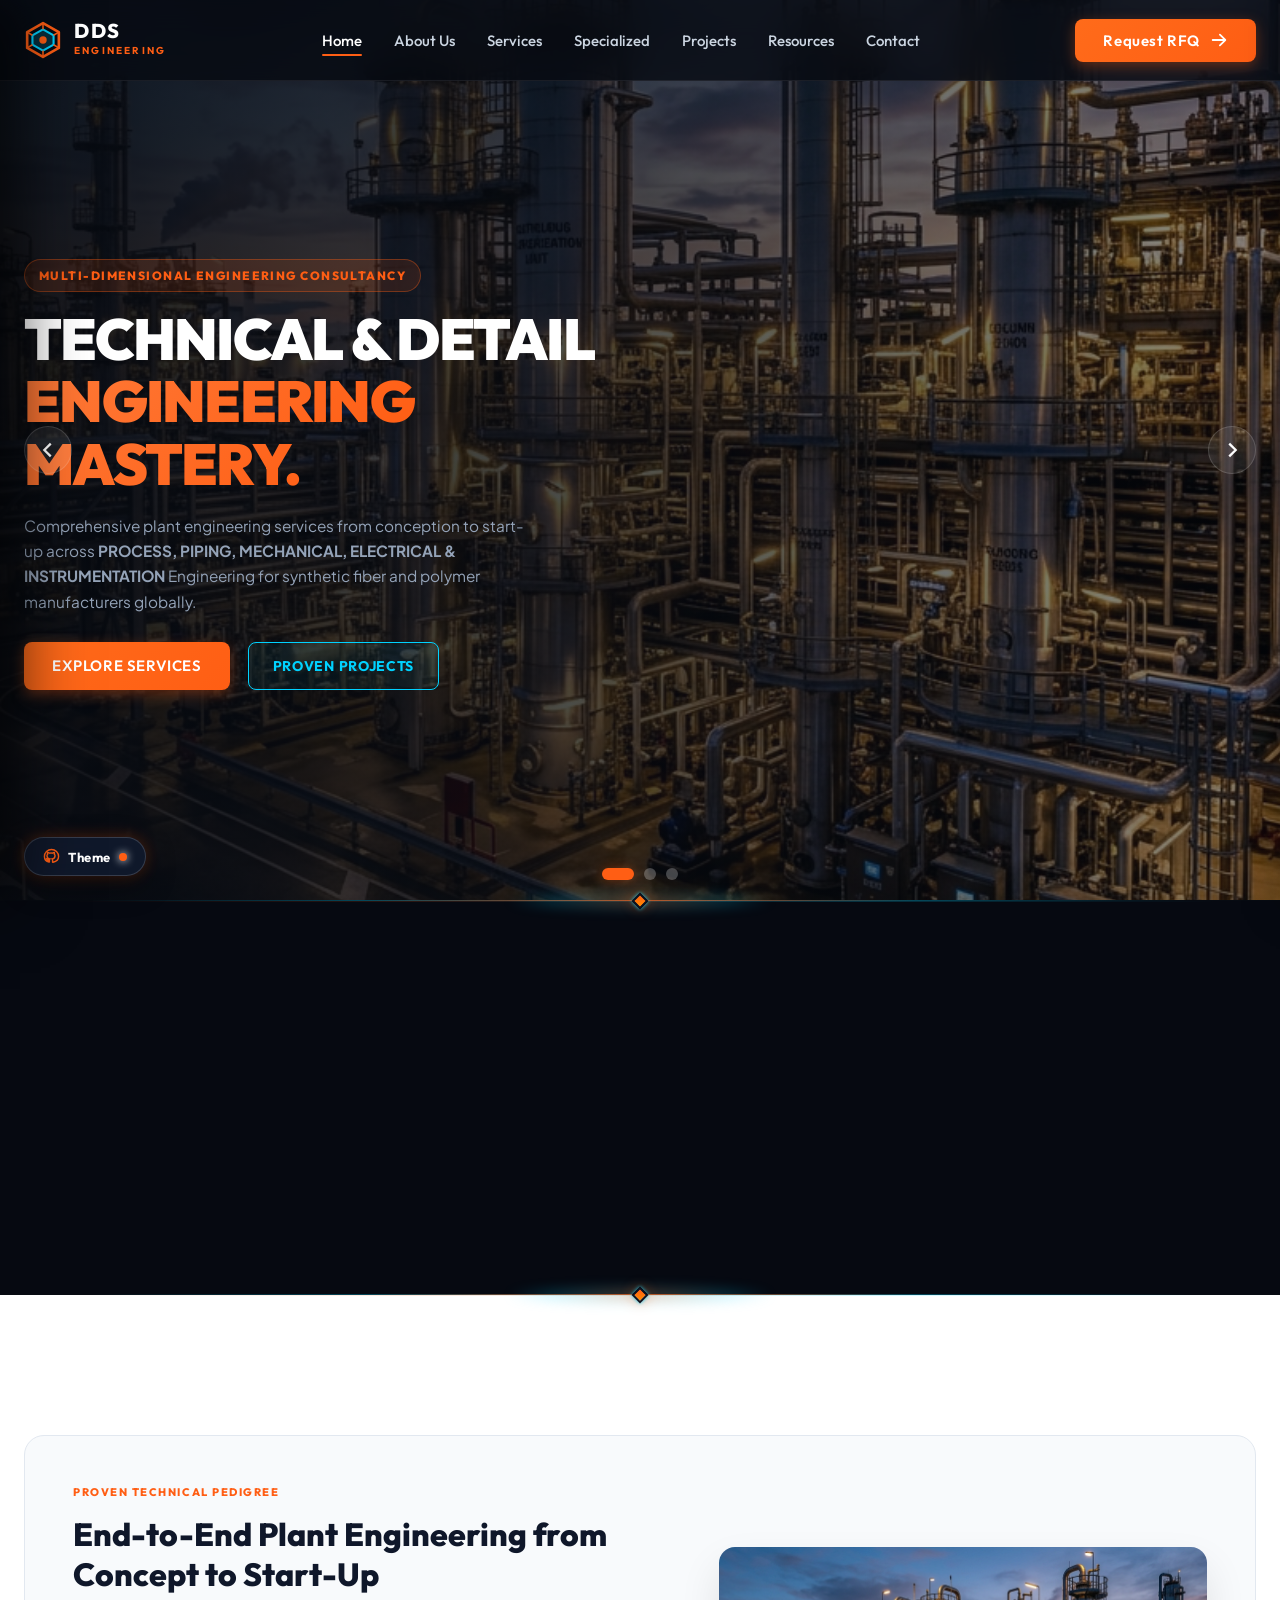
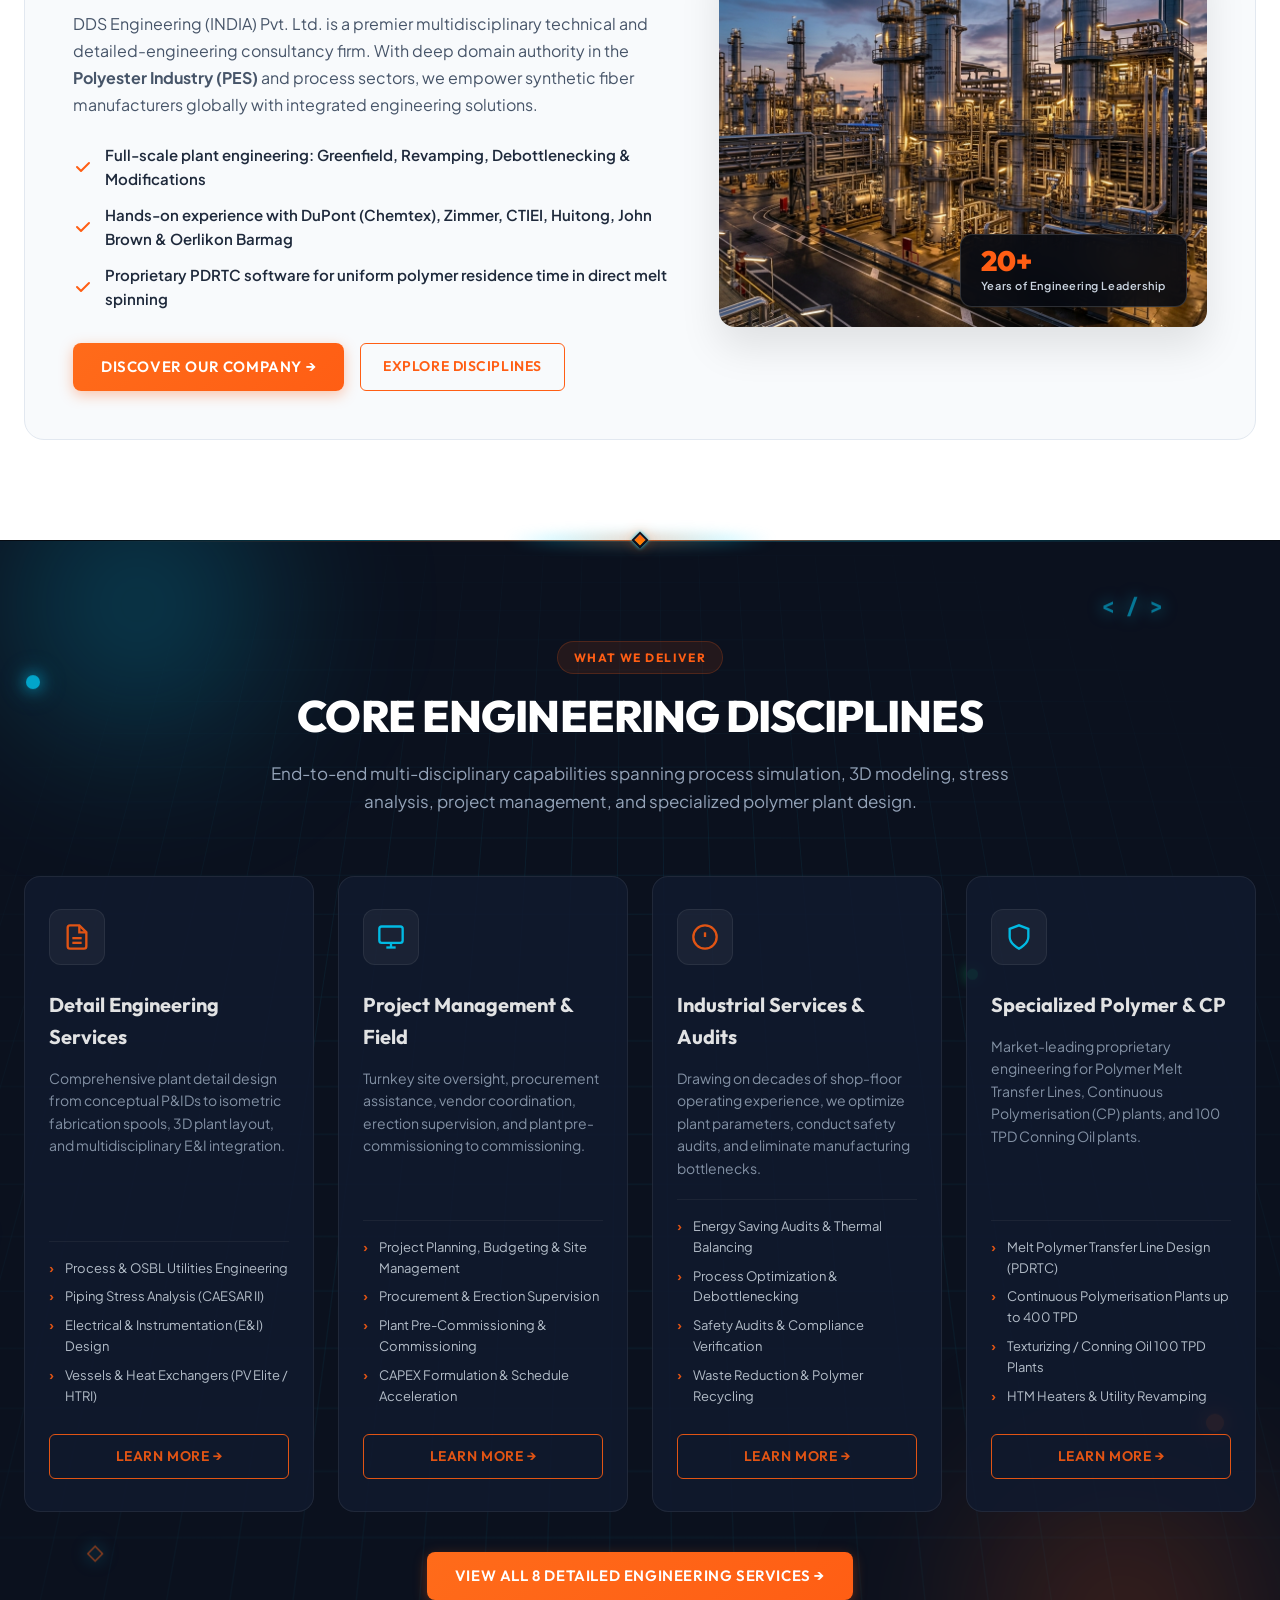
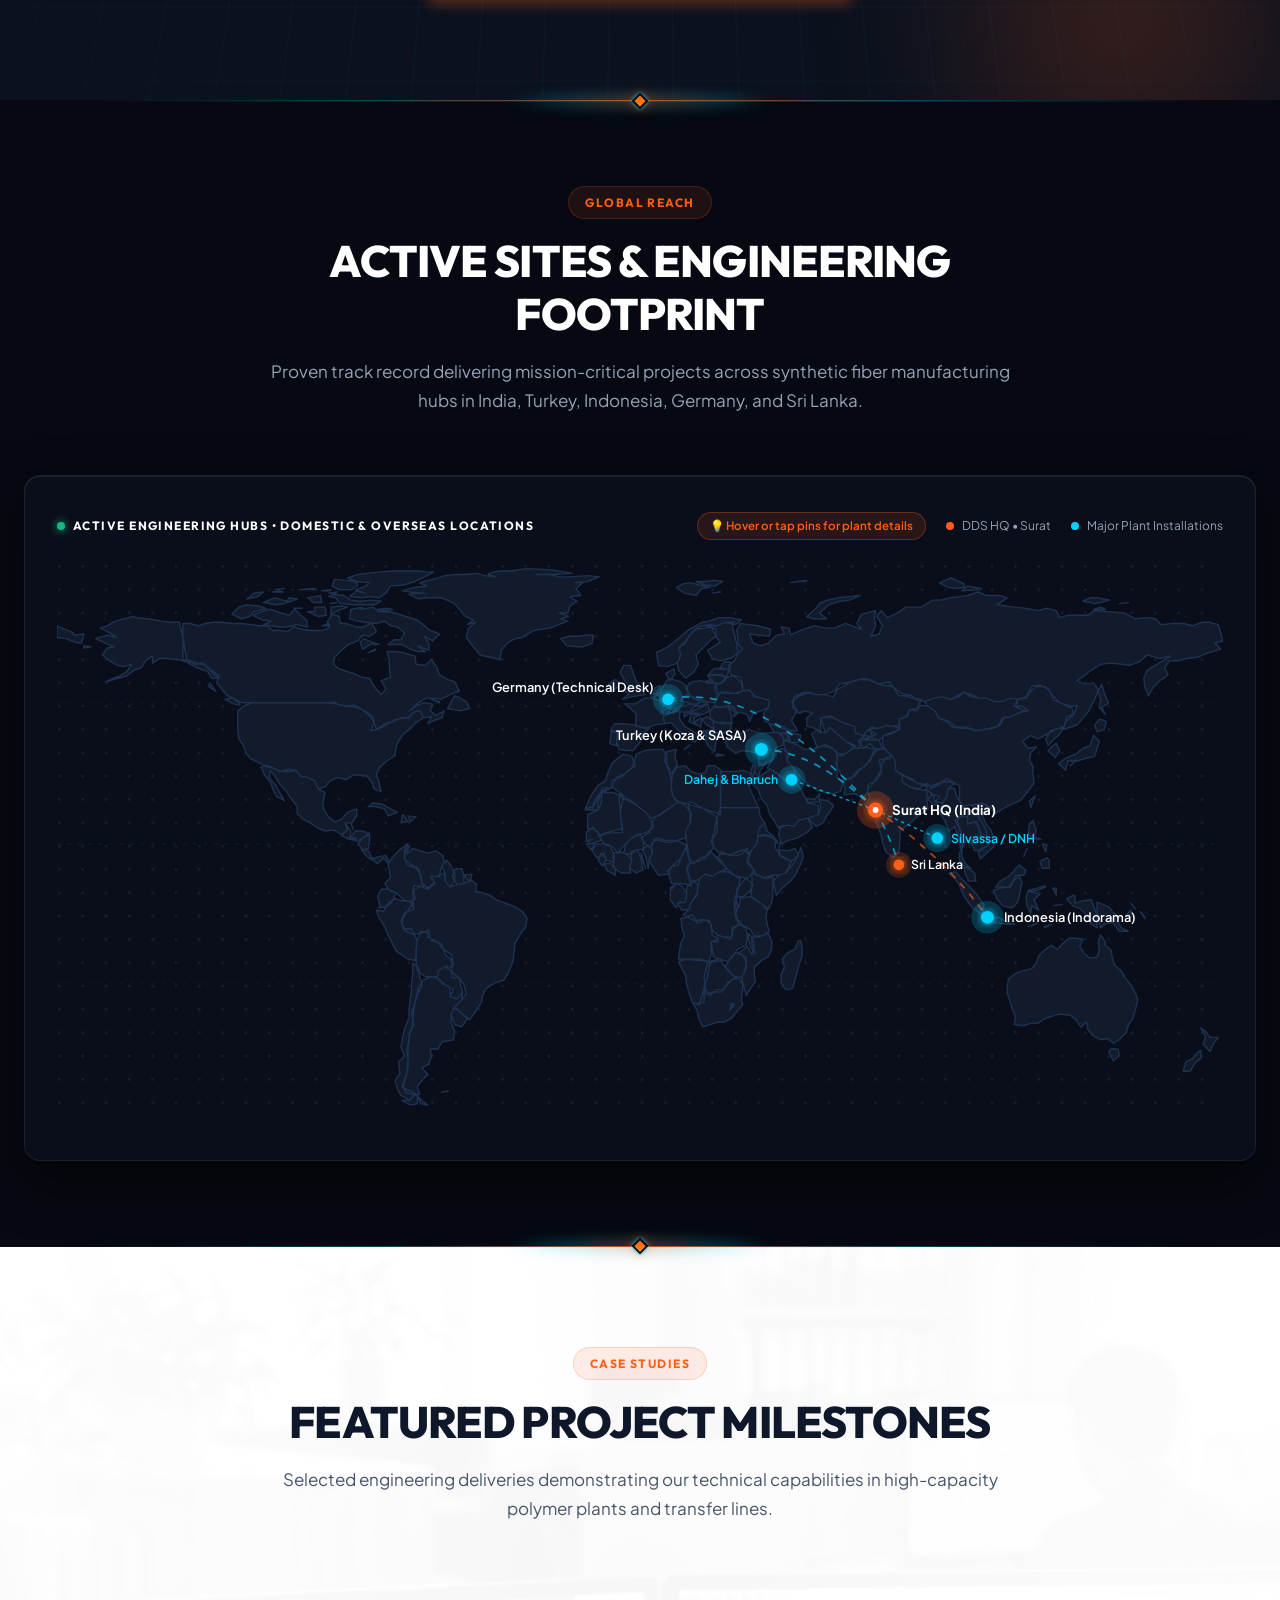
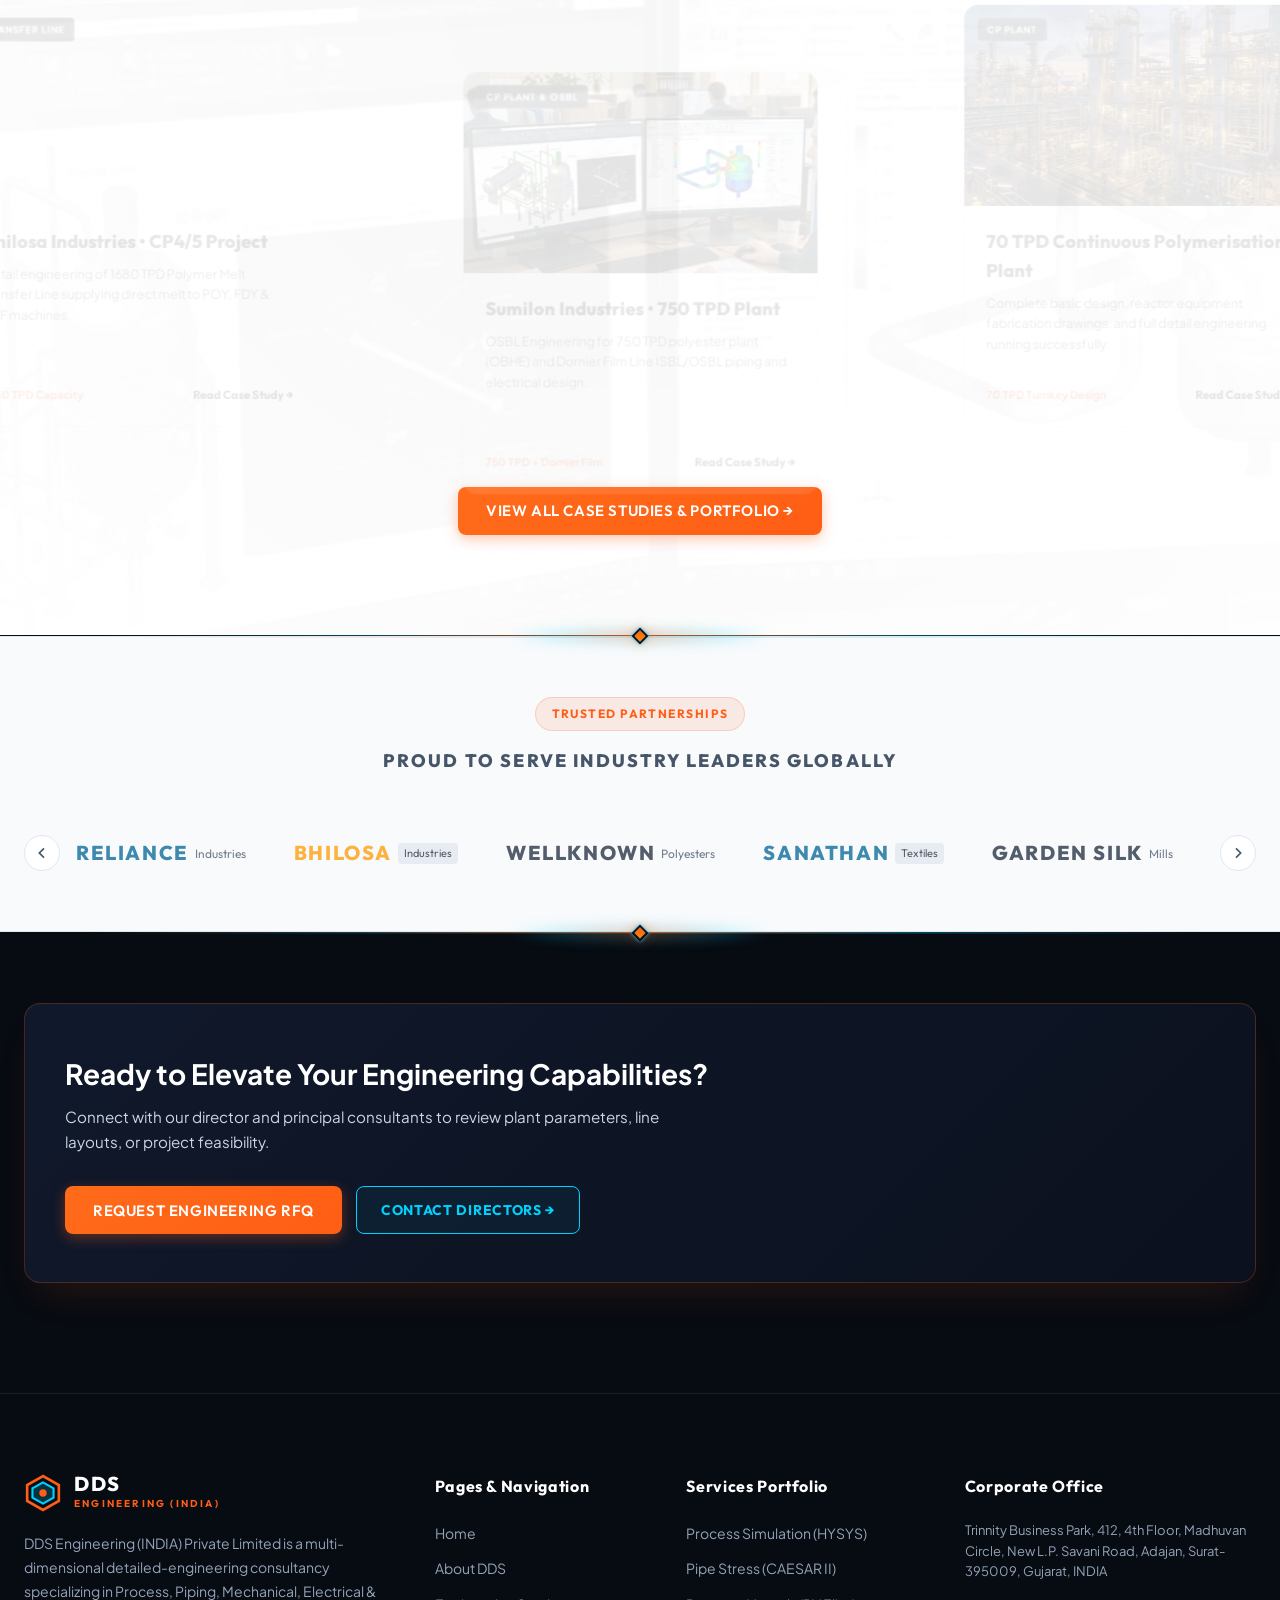
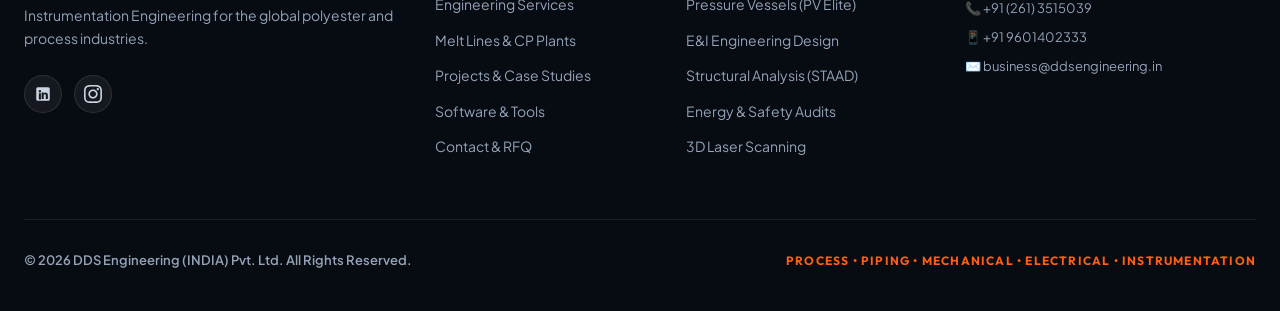
<file: index.html>
<!DOCTYPE html>
<html lang="en">

<head>
  <meta charset="UTF-8">
  <meta name="viewport" content="width=device-width, initial-scale=1.0">
  <title>DDS Engineering (INDIA) Pvt. Ltd. | Multi-Dimensional Detailed Engineering Consultancy</title>
  <meta name="description"
    content="DDS Engineering (INDIA) Pvt. Ltd. provides comprehensive technical and detailed-engineering consultancy in PROCESS, PIPING, MECHANICAL, ELECTRICAL & INSTRUMENTATION engineering, specializing in Polyester (PES), CP Plants, and Melt Polymer Transfer Lines.">

  <!-- Google Fonts: Outfit (Headings) & Plus Jakarta Sans (Body) -->
  <link rel="preconnect" href="https://fonts.googleapis.com">
  <link rel="preconnect" href="https://fonts.gstatic.com" crossorigin>
  <link
    href="https://fonts.googleapis.com/css2?family=Outfit:wght@400;500;600;700;800;900&family=Plus+Jakarta+Sans:wght@300;400;500;600;700;800&family=JetBrains+Mono:wght@400;500;700&display=swap"
    rel="stylesheet">

  <link rel="stylesheet" href="styles.css">
</head>

<body>

  <!-- ==================== TOP NAVIGATION BAR ==================== -->
  <header class="site-header" id="siteHeader">
    <div class="container header-container">
      <a href="index.html" class="brand-logo" id="navLogo">
        <div class="logo-icon">
          <svg viewBox="0 0 36 36" fill="none" xmlns="http://www.w3.org/2000/svg">
            <path d="M18 2L3 10.5V25.5L18 34L33 25.5V10.5L18 2Z" stroke="#FF5E14" stroke-width="2.5"
              stroke-linejoin="round" />
            <path d="M18 8L8 13.5V22.5L18 28L28 22.5V13.5L18 8Z" fill="#00D2FF" fill-opacity="0.18" stroke="#00D2FF"
              stroke-width="2" />
            <circle cx="18" cy="18" r="3.5" fill="#FF5E14" />
            <path d="M18 2V8M3 10.5L8 13.5M33 10.5L28 13.5M3 25.5L8 22.5M33 25.5L28 22.5M18 34V28" stroke="#FF5E14"
              stroke-width="1.5" />
          </svg>
        </div>
        <div class="logo-text">
          <span class="logo-main">DDS</span>
          <span class="logo-sub">ENGINEERING</span>
        </div>
      </a>

      <!-- Desktop Nav Links -->
      <nav class="nav-menu" id="navMenu">
        <ul class="nav-list">
          <li><a href="index.html" class="nav-link active" id="navHome">Home</a></li>
          <li><a href="about.html" class="nav-link" id="navAbout">About Us</a></li>
          <li><a href="services.html" class="nav-link" id="navServices">Services</a></li>
          <li><a href="specialized.html" class="nav-link" id="navSpecialized">Specialized</a></li>
          <li><a href="projects.html" class="nav-link" id="navProjects">Projects</a></li>
          <li><a href="resources.html" class="nav-link" id="navResources">Resources</a></li>
          <li><a href="contact.html" class="nav-link" id="navContact">Contact</a></li>
        </ul>
      </nav>

      <!-- Right Action CTA -->
      <div class="header-actions">
        <button class="btn btn-primary btn-glow" id="btnRequestQuoteHeader" onclick="openQuoteModal()">
          Request RFQ
          <svg class="btn-icon" viewBox="0 0 20 20" fill="currentColor">
            <path fill-rule="evenodd"
              d="M10.293 3.293a1 1 0 011.414 0l6 6a1 1 0 010 1.414l-6 6a1 1 0 01-1.414-1.414L14.586 11H3a1 1 0 110-2h11.586l-4.293-4.293a1 1 0 010-1.414z"
              clip-rule="evenodd" />
          </svg>
        </button>

        <!-- Mobile Hamburger Toggle -->
        <button class="hamburger-btn" id="mobileMenuToggle" aria-label="Toggle Navigation Menu">
          <span class="bar"></span>
          <span class="bar"></span>
          <span class="bar"></span>
        </button>
      </div>
    </div>
  </header>

  <!-- Mobile Drawer Menu -->
  <div class="mobile-drawer" id="mobileDrawer">
    <div class="drawer-header">
      <div class="logo-text">
        <span class="logo-main">DDS</span>
        <span class="logo-sub">ENGINEERING (INDIA)</span>
      </div>
      <button class="drawer-close" id="drawerClose">&times;</button>
    </div>
    <ul class="mobile-nav-list">
      <li><a href="index.html" class="mobile-nav-link" onclick="closeDrawer()">Home</a></li>
      <li><a href="about.html" class="mobile-nav-link" onclick="closeDrawer()">About Company</a></li>
      <li><a href="services.html" class="mobile-nav-link" onclick="closeDrawer()">Engineering Services</a></li>
      <li><a href="specialized.html" class="mobile-nav-link" onclick="closeDrawer()">Specialized &amp; Melt Lines</a>
      </li>
      <li><a href="projects.html" class="mobile-nav-link" onclick="closeDrawer()">Featured Projects</a></li>
      <li><a href="resources.html" class="mobile-nav-link" onclick="closeDrawer()">Software &amp; Tools</a></li>
      <li><a href="contact.html" class="mobile-nav-link" onclick="closeDrawer()">Contact Us</a></li>
    </ul>
    <div class="drawer-footer">
      <button class="btn btn-primary btn-block" onclick="closeDrawer(); openQuoteModal();">Request Engineering
        RFQ</button>
      <div class="drawer-contact-info">
        <p>📞 +91 (261) 3515039 / +91 9601402333</p>
        <p>✉️ business@ddsengineering.in</p>
      </div>
    </div>
  </div>
  <div class="drawer-overlay" id="drawerOverlay" onclick="closeDrawer()"></div>

  <main>
    <!-- ==================== 1. HERO SECTION & SLIDER ==================== -->
    <section class="hero-section" id="hero">
      <!-- Hero Background Image Track -->
      <div class="hero-bg-wrap">
        <img src="assets/dds_plant_hero.jpg" alt="Continuous Polymerization Plant" class="hero-bg-full active"
          loading="eager" fetchpriority="high" decoding="async">
        <img src="assets/dds_melt_transfer.jpg" alt="Melt Polymer Transfer Line" class="hero-bg-full" loading="eager" decoding="async">
        <img src="assets/dds_cad_piping.jpg" alt="3D Plant Modeling & CAD Engineering" class="hero-bg-full"
          loading="eager" decoding="async">
        <div class="hero-bg-overlay"></div>
      </div>

      <!-- Left Arrow -->
      <button class="hero-side-arrow hero-side-arrow-left" id="heroPrevBtn" aria-label="Previous Slide">
        <svg viewBox="0 0 24 24" fill="none" stroke="currentColor" stroke-width="2.5">
          <path d="M15 19l-7-7 7-7" />
        </svg>
      </button>

      <!-- Right Arrow -->
      <button class="hero-side-arrow hero-side-arrow-right" id="heroNextBtn" aria-label="Next Slide">
        <svg viewBox="0 0 24 24" fill="none" stroke="currentColor" stroke-width="2.5">
          <path d="M9 5l7 7-7 7" />
        </svg>
      </button>

      <div class="container hero-container">
        <div class="hero-content">
          <div class="hero-slider-wrapper">
            <!-- Slide 1 -->
            <div class="hero-slide active" data-slide="0">
              <span class="hero-tag-badge">MULTI-DIMENSIONAL ENGINEERING CONSULTANCY</span>
              <h1 class="hero-title">
                TECHNICAL &amp; DETAIL <br>
                <span class="text-gradient-orange">ENGINEERING MASTERY.</span>
              </h1>
              <p class="hero-subtitle">
                Comprehensive plant engineering services from conception to start-up across <strong>PROCESS, PIPING,
                  MECHANICAL, ELECTRICAL &amp; INSTRUMENTATION</strong> Engineering for synthetic fiber and polymer
                manufacturers globally.
              </p>
              <div class="hero-buttons">
                <a href="services.html" class="btn btn-primary btn-glow" id="btnHeroExplore">
                  EXPLORE SERVICES
                </a>
                <a href="projects.html" class="btn btn-outline-cyan">
                  PROVEN PROJECTS
                </a>
              </div>
            </div>

            <!-- Slide 2 -->
            <div class="hero-slide" data-slide="1">
              <span class="hero-tag-badge cyan">SPECIALIZED POLYMER PIPING</span>
              <h1 class="hero-title">
                INDIA'S LEADING <br>
                <span class="text-gradient-cyan">POLYMER TRANSFER LINE DESIGNER.</span>
              </h1>
              <p class="hero-subtitle">
                High-temperature (&gt;280&deg;C) &amp; high-pressure (&gt;150 bar) jacketed piping systems powered by
                proprietary Pressure Drop &amp; Residence Time Calculations (PDRTC) for uniform direct melt spinning.
              </p>
              <div class="hero-buttons">
                <a href="specialized.html" class="btn btn-primary btn-glow">SPECIALIZED CAPABILITIES</a>
                <a href="contact.html" class="btn btn-outline-cyan">CONSULT AN EXPERT</a>
              </div>
            </div>

            <!-- Slide 3 -->
            <div class="hero-slide" data-slide="2">
              <span class="hero-tag-badge">TURNKEY INDUSTRIAL CAPABILITY</span>
              <h1 class="hero-title">
                CONTINUOUS POLYMERISATION <br>
                <span class="text-gradient-orange">&amp; SPECIALTY PLANTS.</span>
              </h1>
              <p class="hero-subtitle">
                Basic and detailed engineering for Continuous Polymerisation (CP) Plants up to 400 TPD, 100 TPD Conning
                Oil plants, utilities, debottlenecking, and greenfield installations.
              </p>
              <div class="hero-buttons">
                <a href="projects.html" class="btn btn-primary btn-glow">VIEW CASE STUDIES</a>
                <button class="btn btn-outline-cyan" onclick="openQuoteModal()">REQUEST ENGINEERING RFQ</button>
              </div>
            </div>
          </div>
        </div>
      </div>

      <!-- Bottom Dots -->
      <div class="hero-bottom-dots" id="heroDots">
        <span class="dot active" data-index="0"></span>
        <span class="dot" data-index="1"></span>
        <span class="dot" data-index="2"></span>
      </div>
    </section>

    <!-- ==================== SECTION DIVIDER ==================== -->
    <div class="section-divider-glow">
      <div class="section-divider-diamond"></div>
    </div>

    <!-- ==================== 2. MILESTONE KPI COUNTERS ==================== -->
    <section class="milestones-section dark-deep-section" id="milestones">
      <div class="container">
        <div class="kpi-grid">
          <div class="kpi-card">
            <div class="kpi-number text-gradient-orange" data-target="20" data-suffix="+">0</div>
            <div class="kpi-label">YEARS OF DOMAIN MASTERY</div>
            <div class="kpi-sub">Continuous technical leadership</div>
          </div>

          <div class="kpi-card">
            <div class="kpi-number text-gradient-orange" data-target="8" data-suffix="+">0</div>
            <div class="kpi-label">CP PLANTS COMMISSIONED</div>
            <div class="kpi-sub">DuPont, Zimmer &amp; Joyou tech</div>
          </div>

          <div class="kpi-card">
            <div class="kpi-number text-gradient-cyan" data-target="1680" data-suffix=" TPD">0</div>
            <div class="kpi-label">LARGEST SINGLE MELT LINE</div>
            <div class="kpi-sub">Bhilosa CP4/5 POY/FDY/PSF</div>
          </div>

          <div class="kpi-card">
            <div class="kpi-number text-gradient-orange" data-target="100" data-suffix="%">0</div>
            <div class="kpi-label">PDRTC CALCULATION ACCURACY</div>
            <div class="kpi-sub">Uniform polymer residence time</div>
          </div>
        </div>
      </div>
    </section>

    <!-- ==================== SECTION DIVIDER ==================== -->
    <div class="section-divider-glow">
      <div class="section-divider-diamond"></div>
    </div>

    <!-- ==================== 3. ABOUT OVERVIEW PREVIEW ==================== -->
    <section class="about-section light-section" id="aboutPreview">
      <div class="container">
        <div class="about-feature-split">
          <div class="about-card-left">
            <div class="feature-badge">PROVEN TECHNICAL PEDIGREE</div>
            <h2 class="about-feature-title">End-to-End Plant Engineering from Concept to Start-Up</h2>
            <p class="about-feature-p">
              DDS Engineering (INDIA) Pvt. Ltd. is a premier multidisciplinary technical and detailed-engineering
              consultancy firm. With deep domain authority in the <strong>Polyester Industry (PES)</strong> and process
              sectors, we empower synthetic fiber manufacturers globally with integrated engineering solutions.
            </p>
            <div class="feature-checklist">
              <div class="check-item">
                <svg class="check-icon" viewBox="0 0 20 20" fill="currentColor">
                  <path fill-rule="evenodd"
                    d="M16.707 5.293a1 1 0 010 1.414l-8 8a1 1 0 01-1.414 0l-4-4a1 1 0 011.414-1.414L8 12.586l7.293-7.293a1 1 0 011.414 0z"
                    clip-rule="evenodd" />
                </svg>
                <span>Full-scale plant engineering: Greenfield, Revamping, Debottlenecking &amp; Modifications</span>
              </div>
              <div class="check-item">
                <svg class="check-icon" viewBox="0 0 20 20" fill="currentColor">
                  <path fill-rule="evenodd"
                    d="M16.707 5.293a1 1 0 010 1.414l-8 8a1 1 0 01-1.414 0l-4-4a1 1 0 011.414-1.414L8 12.586l7.293-7.293a1 1 0 011.414 0z"
                    clip-rule="evenodd" />
                </svg>
                <span>Hands-on experience with DuPont (Chemtex), Zimmer, CTIEI, Huitong, John Brown &amp; Oerlikon
                  Barmag</span>
              </div>
              <div class="check-item">
                <svg class="check-icon" viewBox="0 0 20 20" fill="currentColor">
                  <path fill-rule="evenodd"
                    d="M16.707 5.293a1 1 0 010 1.414l-8 8a1 1 0 01-1.414 0l-4-4a1 1 0 011.414-1.414L8 12.586l7.293-7.293a1 1 0 011.414 0z"
                    clip-rule="evenodd" />
                </svg>
                <span>Proprietary PDRTC software for uniform polymer residence time in direct melt spinning</span>
              </div>
            </div>
            <div style="margin-top: 28px; display: flex; gap: 16px; flex-wrap: wrap;">
              <a href="about.html" class="btn btn-primary">DISCOVER OUR COMPANY &rarr;</a>
              <a href="services.html" class="btn btn-outline-orange">EXPLORE DISCIPLINES</a>
            </div>
          </div>

          <div class="about-card-right">
            <div class="img-wrapper">
              <img src="assets/dds_plant_hero.jpg" alt="DDS Engineering Plant Capability" class="feature-img"
                loading="lazy" decoding="async">
              <div class="floating-experience-pill">
                <span class="exp-num">20+</span>
                <span class="exp-text">Years of Engineering Leadership</span>
              </div>
            </div>
          </div>
        </div>
      </div>
    </section>

    <!-- ==================== SECTION DIVIDER ==================== -->
    <div class="section-divider-glow">
      <div class="section-divider-diamond"></div>
    </div>

    <!-- ==================== 4. ENGINEERING DISCIPLINES GRID ==================== -->
    <section class="services-section dark-section interactive-parallax-section" id="servicesPreview" data-interactive-parallax="services">
      <!-- Interactive Futuristic Parallax Background Canvas -->
      <div class="interactive-bg-stage" aria-hidden="true">
        <div class="interactive-grid-mesh"></div>
        <div class="interactive-glow-orb orb-cyan"></div>
        <div class="interactive-glow-orb orb-orange"></div>
        <div class="floating-particle p-node-1" data-depth="0.10"></div>
        <div class="floating-particle p-node-2" data-depth="0.16"></div>
        <div class="floating-particle p-node-3" data-depth="-0.12"></div>
        <div class="floating-particle p-glyph p-glyph-1" data-depth="0.20">&lt; / &gt;</div>
        <div class="floating-particle p-glyph p-glyph-2" data-depth="-0.14">&#x25C7;</div>
        <div class="floating-particle p-glyph p-glyph-3" data-depth="0.11">&#x2B21;</div>
      </div>

      <div class="container">
        <div class="section-header text-center">
          <span class="section-badge-pill orange">WHAT WE DELIVER</span>
          <h2 class="section-title text-white">CORE ENGINEERING DISCIPLINES</h2>
          <p class="section-description text-gray">
            End-to-end multi-disciplinary capabilities spanning process simulation, 3D modeling, stress analysis,
            project management, and specialized polymer plant design.
          </p>
        </div>

        <div class="services-grid">
          <!-- Card 1 -->
          <div class="service-card" id="serviceDetail">
            <div class="service-icon-box">
              <svg viewBox="0 0 24 24" fill="none" stroke="#FF5E14" stroke-width="2">
                <path d="M14 2H6a2 2 0 0 0-2 2v16a2 2 0 0 0 2 2h12a2 2 0 0 0 2-2V8z" />
                <polyline points="14 2 14 8 20 8" />
                <line x1="16" y1="13" x2="8" y2="13" />
                <line x1="16" y1="17" x2="8" y2="17" />
              </svg>
            </div>
            <h3 class="service-title">Detail Engineering Services</h3>
            <p class="service-desc">
              Comprehensive plant detail design from conceptual P&amp;IDs to isometric fabrication spools, 3D plant
              layout, and multidisciplinary E&amp;I integration.
            </p>
            <ul class="service-features">
              <li>Process &amp; OSBL Utilities Engineering</li>
              <li>Piping Stress Analysis (CAESAR II)</li>
              <li>Electrical &amp; Instrumentation (E&amp;I) Design</li>
              <li>Vessels &amp; Heat Exchangers (PV Elite / HTRI)</li>
            </ul>
            <a href="services.html#detail" class="btn btn-outline-orange">LEARN MORE &rarr;</a>
          </div>

          <!-- Card 2 -->
          <div class="service-card" id="serviceProjectMgmt">
            <div class="service-icon-box">
              <svg viewBox="0 0 24 24" fill="none" stroke="#00D2FF" stroke-width="2">
                <rect x="2" y="3" width="20" height="14" rx="2" ry="2" />
                <line x1="8" y1="21" x2="16" y2="21" />
                <line x1="12" y1="17" x2="12" y2="21" />
              </svg>
            </div>
            <h3 class="service-title">Project Management &amp; Field</h3>
            <p class="service-desc">
              Turnkey site oversight, procurement assistance, vendor coordination, erection supervision, and plant
              pre-commissioning to commissioning.
            </p>
            <ul class="service-features">
              <li>Project Planning, Budgeting &amp; Site Management</li>
              <li>Procurement &amp; Erection Supervision</li>
              <li>Plant Pre-Commissioning &amp; Commissioning</li>
              <li>CAPEX Formulation &amp; Schedule Acceleration</li>
            </ul>
            <a href="services.html#field" class="btn btn-outline-orange">LEARN MORE &rarr;</a>
          </div>

          <!-- Card 3 -->
          <div class="service-card" id="serviceIndustrial">
            <div class="service-icon-box">
              <svg viewBox="0 0 24 24" fill="none" stroke="#FF5E14" stroke-width="2">
                <circle cx="12" cy="12" r="10" />
                <line x1="12" y1="8" x2="12" y2="12" />
                <line x1="12" y1="16" x2="12.01" y2="16" />
              </svg>
            </div>
            <h3 class="service-title">Industrial Services &amp; Audits</h3>
            <p class="service-desc">
              Drawing on decades of shop-floor operating experience, we optimize plant parameters, conduct safety
              audits, and eliminate manufacturing bottlenecks.
            </p>
            <ul class="service-features">
              <li>Energy Saving Audits &amp; Thermal Balancing</li>
              <li>Process Optimization &amp; Debottlenecking</li>
              <li>Safety Audits &amp; Compliance Verification</li>
              <li>Waste Reduction &amp; Polymer Recycling</li>
            </ul>
            <a href="services.html#audits" class="btn btn-outline-orange">LEARN MORE &rarr;</a>
          </div>

          <!-- Card 4 -->
          <div class="service-card" id="serviceSpecialized">
            <div class="service-icon-box">
              <svg viewBox="0 0 24 24" fill="none" stroke="#00D2FF" stroke-width="2">
                <path d="M12 22s8-4 8-10V5l-8-3-8 3v7c0 6 8 10 8 10z" />
              </svg>
            </div>
            <h3 class="service-title">Specialized Polymer &amp; CP</h3>
            <p class="service-desc">
              Market-leading proprietary engineering for Polymer Melt Transfer Lines, Continuous Polymerisation (CP)
              plants, and 100 TPD Conning Oil plants.
            </p>
            <ul class="service-features">
              <li>Melt Polymer Transfer Line Design (PDRTC)</li>
              <li>Continuous Polymerisation Plants up to 400 TPD</li>
              <li>Texturizing / Conning Oil 100 TPD Plants</li>
              <li>HTM Heaters &amp; Utility Revamping</li>
            </ul>
            <a href="specialized.html" class="btn btn-outline-orange">LEARN MORE &rarr;</a>
          </div>
        </div>

        <div class="text-center mt-40">
          <a href="services.html" class="btn btn-primary btn-glow">VIEW ALL 8 DETAILED ENGINEERING SERVICES &rarr;</a>
        </div>
      </div>
    </section>

    <!-- ==================== SECTION DIVIDER ==================== -->
    <div class="section-divider-glow">
      <div class="section-divider-diamond"></div>
    </div>

    <!-- ==================== 5. GLOBAL TELEMETRY MAP ==================== -->
    <section class="milestones-section dark-deep-section">
      <div class="container">
        <div class="section-header text-center">
          <span class="section-badge-pill">GLOBAL REACH</span>
          <h2 class="section-title text-white">ACTIVE SITES &amp; ENGINEERING FOOTPRINT</h2>
          <p class="section-description text-gray">
            Proven track record delivering mission-critical projects across synthetic fiber manufacturing hubs in India,
            Turkey, Indonesia, Germany, and Sri Lanka.
          </p>
        </div>

        <div class="global-map-card glass-panel-dark">
          <div class="map-card-header">
            <div class="map-status">
              <span class="pulse-dot green"></span>
              ACTIVE ENGINEERING HUBS &bull; DOMESTIC &amp; OVERSEAS LOCATIONS
            </div>
            <div class="map-legend">
              <span class="map-hint-badge">💡 Hover or tap pins for plant details</span>
              <span class="legend-item"><span class="legend-dot orange"></span> DDS HQ &bull; Surat</span>
              <span class="legend-item"><span class="legend-dot cyan"></span> Major Plant Installations</span>
            </div>
          </div>

                    <div class="interactive-map-wrapper">
            <svg class="world-svg-map" viewBox="0 0 1000 480" xmlns="http://www.w3.org/2000/svg">
              <defs>
                <pattern id="dotGrid" width="20" height="20" patternUnits="userSpaceOnUse">
                  <circle cx="2" cy="2" r="1.1" fill="rgba(30, 41, 59, 0.7)"></circle>
                </pattern>
                <filter id="glowOrange" x="-30%" y="-30%" width="160%" height="160%">
                  <feGaussianBlur stdDeviation="3.5" result="blur"></feGaussianBlur>
                  <feComposite in="SourceGraphic" in2="blur" operator="over"></feComposite>
                </filter>
                <filter id="glowCyan" x="-30%" y="-30%" width="160%" height="160%">
                  <feGaussianBlur stdDeviation="3" result="blur"></feGaussianBlur>
                  <feComposite in="SourceGraphic" in2="blur" operator="over"></feComposite>
                </filter>
              </defs>

              <!-- High-tech coordinate grid -->
              <rect width="100%" height="100%" fill="url(#dotGrid)"></rect>
              <line x1="0" y1="240" x2="1000" y2="240" stroke="rgba(0, 210, 255, 0.08)" stroke-dasharray="3,6"></line>
              <line x1="0" y1="120" x2="1000" y2="120" stroke="rgba(255, 255, 255, 0.04)" stroke-dasharray="3,6"></line>
              <line x1="0" y1="360" x2="1000" y2="360" stroke="rgba(255, 255, 255, 0.04)" stroke-dasharray="3,6"></line>
              <line x1="500" y1="0" x2="500" y2="480" stroke="rgba(255, 255, 255, 0.04)" stroke-dasharray="3,6"></line>

              <!-- Detailed Organic World Continents -->
              <path class="world-continents-path" d="M670,163 L676,163 L682,158 L688,158 L695,157 L701,159 L708,158 L700,161 L698,168 L692,174 L686,178 L681,184 L674,184 L671,178 L668,172 L670,163 Z M545,301 L549,308 L556,305 L561,309 L562,318 L567,322 L561,324 L561,335 L559,341 L553,340 L539,339 L533,339 L534,331 L535,325 L538,319 L536,312 L535,304 L545,301 Z M557,143 L557,149 L554,143 L557,143 Z M643,201 L650,202 L654,197 L654,204 L644,205 L643,201 Z M318,464 L312,463 L309,456 L315,462 L318,464 Z M320,354 L326,355 L331,360 L337,363 L337,371 L343,373 L348,367 L347,374 L340,381 L338,387 L338,394 L341,400 L340,408 L330,410 L327,416 L320,416 L321,422 L319,429 L313,432 L318,438 L313,443 L309,448 L311,455 L300,454 L296,448 L299,441 L301,432 L301,426 L300,417 L302,410 L302,403 L306,395 L304,385 L306,379 L308,372 L310,363 L314,357 L320,354 Z M621,145 L627,146 L629,153 L623,149 L621,145 Z M335,546 L327,549 L321,549 L328,548 L335,546 Z M58,545 L52,545 L45,542 L52,541 L58,545 Z M375,540 L380,545 L371,548 L360,550 L353,549 L358,545 L363,541 L370,539 L375,540 Z M163,525 L170,525 L162,526 L163,525 Z M225,520 L231,520 L224,521 L217,521 L225,520 Z M310,516 L306,521 L299,521 L292,520 L300,517 L301,511 L307,512 L310,516 Z M337,494 L330,495 L326,501 L320,504 L322,510 L327,514 L330,520 L330,527 L324,528 L317,532 L310,533 L304,535 L295,535 L285,535 L291,537 L284,541 L291,547 L297,548 L306,550 L317,551 L324,552 L334,554 L342,556 L351,554 L357,553 L369,552 L375,552 L381,553 L387,551 L394,551 L404,549 L410,549 L416,548 L406,544 L400,543 L406,539 L414,537 L420,535 L427,534 L434,534 L441,533 L447,531 L454,529 L460,523 L466,521 L471,517 L479,519 L485,518 L492,517 L498,517 L505,517 L511,516 L517,515 L524,514 L530,516 L537,513 L544,513 L551,513 L557,513 L563,515 L569,515 L575,515 L581,514 L589,512 L594,508 L600,511 L607,512 L614,510 L623,507 L629,505 L636,503 L642,502 L649,500 L657,500 L663,504 L671,506 L678,505 L686,506 L694,510 L688,514 L691,520 L697,520 L703,515 L710,512 L716,511 L722,507 L728,504 L735,504 L741,504 L747,503 L754,504 L760,504 L766,504 L772,504 L779,503 L786,498 L795,503 L803,503 L810,500 L816,499 L824,502 L833,504 L840,502 L848,502 L855,502 L863,501 L869,501 L875,499 L882,503 L889,503 L895,503 L901,503 L907,506 L913,508 L921,509 L927,509 L933,510 L939,511 L947,514 L955,515 L961,516 L968,516 L974,518 L972,524 L965,527 L958,530 L954,535 L958,540 L964,542 L955,543 L949,543 L945,548 L951,553 L959,555 L969,557 L979,560 L989,560 L995,561 L0,562 L8,561 L16,561 L28,559 L36,561 L44,562 L50,563 L61,564 L69,563 L81,564 L87,565 L95,564 L102,563 L92,561 L83,560 L73,558 L71,552 L64,550 L71,550 L78,550 L86,550 L93,547 L85,544 L79,544 L69,543 L63,541 L69,537 L75,538 L83,537 L90,535 L97,530 L103,531 L111,530 L118,529 L124,527 L133,527 L140,528 L148,528 L156,528 L164,528 L170,527 L177,527 L183,525 L188,529 L194,529 L201,530 L209,529 L217,530 L213,524 L221,522 L227,524 L236,525 L243,524 L250,524 L258,524 L267,525 L274,526 L280,525 L286,525 L292,526 L298,524 L305,524 L311,522 L311,516 L311,510 L312,504 L318,500 L323,496 L329,494 L336,492 L337,494 Z M904,416 L910,416 L911,422 L906,426 L902,418 L904,416 Z M899,327 L904,331 L905,337 L907,344 L913,349 L916,355 L921,361 L925,368 L927,374 L925,382 L923,389 L919,395 L917,402 L912,407 L906,411 L901,407 L895,408 L889,405 L884,399 L883,393 L878,397 L874,391 L869,387 L860,386 L853,388 L847,390 L841,394 L835,394 L829,396 L821,395 L822,388 L819,381 L817,374 L815,368 L815,362 L816,356 L822,351 L828,349 L836,347 L840,342 L842,336 L847,331 L853,327 L858,331 L862,326 L868,321 L874,321 L880,322 L877,328 L881,334 L886,338 L892,337 L894,331 L893,324 L895,318 L899,324 L899,327 Z M547,122 L542,127 L534,127 L528,126 L534,123 L540,121 L546,120 L547,122 Z M632,145 L638,147 L636,153 L629,153 L626,147 L632,145 Z M581,296 L583,289 L584,295 L581,296 Z M509,111 L516,112 L510,115 L509,111 Z M507,261 L505,251 L502,245 L507,241 L511,246 L508,253 L507,261 Z M492,249 L486,248 L488,240 L494,234 L501,232 L503,239 L503,245 L497,245 L492,249 Z M757,208 L751,206 L746,201 L746,194 L752,198 L753,204 L757,208 Z M563,135 L571,137 L578,136 L578,142 L570,145 L564,145 L563,139 L563,135 Z M553,133 L552,140 L546,136 L552,132 L553,133 Z M565,103 L571,102 L575,97 L581,96 L587,102 L588,109 L581,111 L573,110 L567,111 L565,104 L565,103 Z M252,222 L254,228 L252,222 Z M325,354 L316,354 L309,349 L308,342 L308,336 L308,329 L309,323 L311,317 L319,314 L318,320 L324,323 L330,326 L333,335 L338,339 L339,346 L333,345 L327,349 L326,355 L325,354 Z M340,381 L347,374 L351,368 L349,361 L345,355 L339,355 L338,348 L340,342 L338,335 L332,331 L327,325 L321,323 L319,317 L313,315 L307,318 L299,315 L296,309 L297,303 L301,297 L307,287 L306,280 L311,276 L318,279 L324,274 L320,268 L326,268 L332,265 L333,272 L337,277 L343,275 L349,274 L355,271 L360,275 L359,281 L365,282 L371,284 L377,288 L385,291 L393,294 L399,298 L403,304 L402,311 L397,318 L393,325 L392,333 L391,341 L387,351 L383,357 L376,359 L368,364 L365,370 L364,376 L359,384 L354,391 L348,386 L342,381 L340,381 Z M755,189 L749,193 L755,189 Z M571,343 L576,349 L582,355 L575,359 L572,365 L566,365 L560,370 L556,364 L555,354 L558,342 L564,341 L570,340 L571,343 Z M542,257 L550,255 L556,252 L560,246 L565,251 L570,255 L574,262 L568,264 L562,268 L556,266 L551,270 L544,274 L542,267 L540,261 L542,257 Z M328,119 L321,116 L328,118 L328,119 Z M157,121 L151,120 L144,116 L151,115 L156,119 L157,121 Z M344,114 L351,118 L354,124 L346,126 L335,124 L341,113 L344,114 Z M131,102 L136,109 L130,105 L131,102 Z M273,74 L267,76 L273,73 L273,74 Z M263,64 L270,67 L276,69 L269,69 L262,73 L260,67 L263,64 Z M234,53 L227,53 L233,51 L234,53 Z M248,51 L256,54 L262,54 L270,51 L274,58 L268,62 L262,61 L258,66 L250,69 L245,73 L238,80 L237,86 L242,90 L248,92 L255,94 L261,97 L268,98 L272,105 L278,112 L282,107 L278,100 L286,97 L285,89 L285,83 L283,75 L290,75 L297,76 L307,79 L308,86 L316,87 L321,82 L326,89 L328,95 L335,99 L341,101 L345,109 L337,112 L329,116 L323,115 L316,115 L310,119 L302,126 L309,121 L315,119 L322,120 L320,126 L325,130 L332,126 L330,132 L324,134 L318,137 L321,131 L314,132 L312,126 L306,127 L302,132 L296,132 L288,135 L281,137 L274,142 L271,134 L267,129 L262,125 L255,121 L248,122 L240,120 L230,119 L220,119 L211,119 L203,119 L194,119 L186,119 L178,119 L167,119 L159,119 L153,116 L146,113 L141,107 L137,102 L139,96 L131,90 L125,85 L118,86 L111,82 L108,63 L108,51 L114,51 L121,53 L127,51 L135,50 L141,50 L151,51 L158,51 L167,52 L173,53 L180,53 L185,57 L192,57 L198,58 L203,54 L210,56 L218,57 L227,57 L233,55 L232,49 L236,43 L242,45 L243,51 L248,51 Z M183,39 L192,42 L199,44 L204,39 L209,44 L214,48 L215,54 L206,52 L197,54 L190,54 L184,53 L177,52 L184,49 L176,48 L168,44 L180,39 L183,39 Z M210,38 L203,38 L210,38 Z M288,39 L282,40 L275,39 L283,38 L288,39 Z M260,39 L271,37 L276,41 L284,41 L290,42 L299,45 L309,48 L314,52 L320,57 L328,60 L322,66 L315,62 L319,68 L319,74 L309,70 L316,75 L309,75 L303,73 L296,69 L284,69 L289,65 L295,65 L298,59 L292,54 L286,53 L281,49 L274,51 L264,50 L258,49 L251,47 L252,39 L262,37 L260,39 Z M221,37 L230,37 L231,44 L224,45 L215,41 L221,41 L221,37 Z M241,40 L235,43 L235,37 L243,36 L249,37 L241,40 Z M165,45 L158,47 L150,43 L156,37 L162,35 L173,36 L179,38 L169,41 L165,45 Z M240,33 L234,34 L240,33 Z M226,27 L227,33 L220,33 L215,29 L222,28 L226,27 Z M199,29 L206,30 L195,34 L188,35 L177,33 L187,29 L197,32 L199,29 Z M237,26 L246,27 L252,31 L260,32 L270,31 L278,32 L272,35 L261,35 L255,35 L243,34 L239,29 L233,28 L237,26 Z M177,24 L172,28 L163,30 L169,25 L177,24 Z M239,25 L233,25 L240,24 L239,25 Z M194,24 L185,24 L191,23 L194,24 Z M195,21 L187,22 L195,21 Z M234,23 L227,23 L235,22 L234,23 Z M222,22 L214,22 L208,22 L220,21 L222,22 Z M258,18 L253,22 L242,22 L236,19 L238,13 L247,14 L256,15 L258,18 Z M310,6 L317,7 L323,7 L315,11 L307,15 L297,18 L286,19 L282,25 L276,29 L269,28 L261,29 L251,28 L257,23 L264,25 L256,22 L263,20 L268,16 L257,15 L249,12 L258,9 L266,8 L275,7 L288,6 L298,6 L304,6 L310,6 Z M527,124 L523,129 L517,128 L523,124 L527,124 Z M309,456 L309,463 L303,464 L296,460 L302,460 L307,455 L309,456 Z M311,353 L313,361 L310,368 L307,376 L306,382 L305,391 L304,398 L302,406 L301,413 L301,421 L301,428 L300,437 L298,443 L297,449 L307,454 L303,460 L295,456 L292,450 L290,443 L294,437 L293,427 L298,422 L295,414 L296,408 L298,399 L302,389 L302,381 L303,373 L304,366 L304,360 L305,352 L305,342 L310,346 L311,353 Z M855,117 L863,120 L870,122 L872,129 L866,131 L864,139 L856,142 L847,147 L841,150 L835,147 L828,152 L833,158 L840,157 L835,162 L834,168 L837,174 L837,180 L838,188 L832,196 L826,203 L819,206 L811,210 L805,214 L801,209 L794,205 L788,206 L782,207 L776,208 L774,202 L774,196 L774,190 L767,187 L759,187 L753,189 L747,191 L738,188 L733,184 L726,181 L719,177 L719,170 L716,164 L711,160 L708,154 L708,148 L714,145 L723,142 L722,133 L728,131 L731,125 L737,126 L741,121 L747,122 L753,126 L756,132 L763,135 L768,140 L776,141 L783,141 L790,143 L799,141 L807,139 L811,132 L818,131 L824,128 L830,126 L823,123 L824,116 L831,115 L835,109 L840,105 L847,105 L852,110 L855,117 Z M492,265 L484,265 L478,261 L477,254 L477,248 L483,247 L489,249 L493,254 L491,261 L492,265 Z M536,274 L527,274 L525,268 L526,260 L533,258 L536,250 L540,243 L541,249 L543,256 L540,263 L542,269 L544,276 L536,274 Z M586,270 L585,276 L583,282 L581,289 L581,296 L582,303 L585,309 L579,312 L579,320 L572,320 L566,318 L561,313 L560,306 L554,305 L547,306 L537,301 L542,296 L544,290 L549,284 L550,276 L551,270 L556,266 L562,268 L568,264 L575,264 L581,267 L586,270 Z M536,297 L532,291 L539,290 L540,283 L540,277 L546,271 L550,276 L549,282 L544,290 L542,296 L536,297 Z M291,282 L285,280 L281,274 L286,269 L285,263 L284,257 L289,250 L294,245 L301,240 L298,246 L298,253 L304,258 L310,261 L312,269 L314,277 L306,276 L305,282 L306,296 L305,290 L299,289 L294,285 L291,282 Z M270,254 L265,250 L261,245 L267,246 L270,252 L270,254 Z M271,205 L279,206 L286,210 L292,213 L284,216 L281,210 L273,208 L267,208 L271,205 Z M547,121 L541,119 L535,117 L540,112 L546,115 L552,118 L547,121 Z M528,99 L535,101 L540,105 L542,112 L536,114 L538,120 L532,124 L524,123 L518,119 L517,113 L520,105 L524,99 L528,99 Z M620,239 L619,245 L620,239 Z M530,94 L526,100 L522,94 L529,90 L530,94 Z M301,216 L308,217 L303,221 L301,216 Z M533,204 L524,210 L516,216 L509,218 L505,213 L496,206 L486,199 L476,191 L480,183 L487,180 L493,175 L495,169 L497,163 L504,160 L513,159 L520,159 L523,167 L523,173 L526,181 L527,188 L527,194 L529,201 L533,204 Z M277,293 L275,285 L278,279 L284,279 L291,282 L287,290 L282,294 L276,295 L277,293 Z M597,184 L594,190 L590,183 L593,190 L596,197 L599,203 L602,209 L591,209 L581,209 L569,209 L569,196 L569,185 L569,178 L576,178 L582,178 L588,177 L594,179 L597,184 Z M618,240 L614,235 L607,233 L601,234 L602,227 L607,222 L609,229 L614,233 L618,238 L618,240 Z M475,143 L478,137 L485,137 L495,138 L501,140 L508,141 L502,146 L500,153 L494,160 L488,160 L482,159 L480,152 L481,145 L475,143 Z M568,90 L572,84 L578,84 L577,90 L571,90 L568,90 Z M605,232 L611,233 L616,237 L616,243 L620,250 L630,255 L625,265 L619,267 L613,267 L607,269 L600,267 L596,260 L592,254 L595,246 L600,240 L601,234 L605,232 Z M579,53 L581,60 L582,66 L588,73 L578,81 L568,83 L562,81 L558,74 L569,67 L565,62 L565,56 L557,53 L566,53 L573,50 L581,50 L579,53 Z M330,453 L336,452 L330,453 Z M354,273 L349,267 L356,266 L354,273 Z M510,115 L516,117 L522,119 L519,125 L520,131 L521,137 L513,138 L505,141 L496,139 L497,129 L492,124 L487,120 L496,120 L504,115 L510,115 Z M531,295 L526,288 L526,280 L531,274 L537,277 L540,283 L539,290 L533,290 L531,295 Z M492,87 L494,93 L497,101 L501,106 L504,112 L498,113 L492,114 L485,116 L491,111 L485,109 L491,105 L487,100 L483,93 L486,87 L492,87 Z M615,144 L611,138 L618,138 L624,140 L630,145 L621,145 L615,144 Z M503,262 L497,265 L491,261 L493,254 L492,247 L498,245 L501,253 L502,261 L503,262 Z M477,256 L471,254 L469,248 L463,252 L459,246 L462,240 L468,240 L474,241 L477,247 L478,253 L477,256 Z M453,238 L459,236 L453,238 Z M458,245 L454,240 L462,240 L458,245 Z M526,278 L531,274 L526,278 Z M566,163 L572,164 L565,165 L566,163 Z M574,144 L566,147 L565,154 L564,161 L559,157 L556,151 L560,146 L566,145 L573,145 L574,144 Z M370,8 L379,6 L389,6 L403,4 L425,5 L442,8 L426,9 L411,9 L423,9 L431,11 L439,11 L456,10 L465,11 L455,15 L444,16 L451,16 L445,21 L449,27 L440,28 L446,32 L440,36 L438,42 L431,42 L439,45 L432,47 L438,49 L430,52 L423,55 L415,56 L409,57 L399,63 L393,64 L387,67 L381,74 L380,82 L371,80 L363,78 L357,71 L351,63 L353,55 L359,50 L352,52 L357,48 L350,45 L346,40 L341,34 L330,29 L324,29 L316,29 L310,30 L302,26 L309,25 L315,25 L303,24 L296,23 L307,20 L317,19 L311,16 L323,13 L333,10 L341,9 L350,9 L360,8 L367,10 L376,11 L370,9 L370,8 Z M250,236 L244,233 L249,228 L247,222 L252,229 L251,235 L250,236 Z M334,254 L338,259 L341,265 L341,272 L337,277 L333,272 L333,266 L330,259 L334,254 Z M257,238 L252,234 L256,229 L262,229 L268,231 L262,235 L257,238 Z M552,129 L546,132 L548,138 L542,135 L544,128 L551,130 L552,129 Z M297,215 L301,221 L295,222 L296,216 L297,215 Z M545,126 L552,123 L558,120 L560,126 L554,129 L547,128 L545,126 Z M841,308 L833,311 L839,309 L841,308 Z M802,304 L808,303 L814,307 L821,309 L815,309 L807,308 L801,307 L795,304 L801,303 L802,304 Z M862,292 L855,293 L862,292 Z M873,285 L873,291 L879,289 L887,288 L892,301 L892,312 L886,308 L884,302 L878,296 L871,293 L866,287 L872,284 L873,285 Z M848,277 L841,280 L834,281 L843,283 L838,288 L842,297 L836,293 L835,300 L832,293 L831,286 L833,280 L841,278 L847,276 L848,277 Z M857,278 L857,284 L854,278 L857,278 Z M827,275 L826,281 L824,290 L819,295 L811,293 L806,287 L803,280 L809,278 L816,277 L820,272 L825,267 L828,274 L827,275 Z M794,301 L785,295 L780,288 L776,281 L774,275 L770,270 L765,265 L771,264 L775,269 L780,274 L786,280 L790,285 L795,292 L794,301 Z M716,164 L719,170 L719,177 L725,181 L725,187 L731,191 L737,193 L745,194 L746,188 L751,192 L757,189 L763,184 L770,188 L764,193 L763,200 L759,205 L753,204 L757,199 L750,198 L746,203 L747,210 L740,215 L733,221 L728,225 L723,229 L723,236 L722,247 L717,252 L711,247 L708,239 L707,233 L703,222 L702,214 L696,212 L693,206 L697,201 L695,194 L699,189 L704,182 L707,176 L705,168 L714,167 L716,164 Z M483,103 L476,110 L473,103 L479,99 L483,103 Z M650,158 L656,156 L662,157 L668,160 L669,167 L669,175 L669,183 L674,188 L672,195 L666,197 L659,196 L652,194 L646,190 L641,186 L636,181 L631,174 L626,169 L628,163 L624,158 L623,151 L629,153 L635,155 L641,159 L650,159 L650,158 Z M626,162 L626,169 L631,174 L633,181 L624,185 L616,178 L609,175 L614,167 L615,161 L622,158 L626,162 Z M460,61 L459,68 L451,71 L445,71 L437,70 L432,64 L439,62 L447,62 L455,61 L460,61 Z M599,173 L597,184 L595,178 L597,172 L599,173 Z M543,155 L538,159 L543,155 Z M526,145 L527,152 L523,146 L526,145 Z M534,127 L534,133 L539,140 L545,143 L551,148 L547,153 L542,148 L536,145 L531,141 L527,136 L521,137 L520,131 L526,128 L534,125 L534,127 Z M599,174 L608,171 L603,177 L602,183 L598,178 L599,174 Z M874,168 L869,173 L874,168 Z M892,158 L890,165 L881,167 L875,169 L867,169 L865,177 L859,171 L866,166 L874,163 L880,158 L886,156 L889,147 L894,152 L892,158 Z M900,135 L898,142 L892,144 L890,138 L894,133 L900,135 Z M697,141 L691,147 L685,145 L684,139 L676,137 L670,134 L663,131 L655,132 L655,145 L650,141 L643,139 L643,132 L648,128 L642,126 L636,128 L631,123 L632,114 L641,110 L651,112 L658,112 L666,114 L669,108 L681,101 L689,99 L697,99 L704,103 L714,101 L722,113 L728,113 L734,115 L741,116 L738,124 L731,125 L729,131 L722,133 L723,139 L716,139 L710,139 L704,141 L698,140 L697,141 Z M614,284 L613,290 L610,296 L605,292 L595,285 L596,277 L596,271 L596,265 L602,267 L608,270 L614,268 L614,284 Z M697,141 L704,141 L710,139 L716,139 L723,141 L717,145 L710,147 L705,151 L699,151 L693,151 L699,148 L698,142 L697,141 Z M787,246 L784,237 L790,234 L796,233 L799,241 L792,245 L787,246 Z M857,154 L860,160 L856,166 L850,160 L855,155 L857,154 Z M792,234 L791,227 L789,221 L781,223 L781,217 L781,210 L787,213 L792,220 L796,226 L798,234 L792,234 Z M479,267 L472,263 L469,257 L475,257 L479,262 L479,267 Z M541,206 L533,204 L528,199 L527,192 L527,186 L528,180 L532,174 L539,173 L544,178 L550,180 L556,179 L558,173 L564,173 L570,177 L569,185 L569,196 L569,209 L569,215 L555,210 L544,204 L541,206 Z M727,256 L723,262 L721,254 L727,256 Z M580,377 L577,383 L578,377 L580,377 Z M563,102 L558,96 L566,95 L574,97 L568,103 L563,102 Z M558,96 L563,90 L570,89 L576,91 L575,97 L569,95 L562,95 L558,96 Z M486,163 L493,165 L496,173 L490,177 L485,182 L476,186 L476,192 L468,192 L465,199 L460,208 L453,210 L456,203 L459,197 L464,190 L470,186 L473,178 L476,171 L483,165 L486,163 Z M574,122 L580,122 L583,128 L577,124 L574,122 Z M638,323 L639,330 L639,336 L636,345 L633,356 L631,364 L625,365 L621,359 L621,352 L624,346 L622,339 L626,334 L633,330 L636,323 L638,323 Z M230,196 L228,205 L229,211 L233,217 L238,221 L244,219 L249,213 L257,210 L257,216 L253,222 L247,222 L249,228 L244,232 L237,228 L230,229 L223,226 L217,222 L211,219 L206,214 L206,208 L200,200 L196,194 L191,189 L187,182 L183,177 L182,183 L187,189 L191,196 L195,203 L188,199 L185,193 L183,187 L178,181 L175,174 L181,173 L192,178 L199,178 L205,177 L209,182 L215,183 L221,186 L224,193 L230,196 Z M557,143 L564,142 L558,146 L557,143 Z M466,233 L472,231 L485,230 L483,213 L482,199 L496,206 L505,213 L509,218 L512,226 L504,231 L497,232 L492,236 L485,243 L481,248 L476,242 L470,241 L466,235 L466,233 Z M777,215 L772,220 L774,226 L773,233 L776,239 L775,245 L774,238 L772,232 L770,225 L765,229 L762,221 L757,213 L759,206 L763,200 L764,193 L770,192 L771,198 L775,205 L779,210 L777,215 Z M744,118 L752,115 L759,114 L766,116 L773,114 L778,110 L784,112 L791,115 L797,115 L804,118 L810,118 L818,115 L824,116 L821,122 L828,122 L833,126 L826,127 L818,131 L812,132 L809,138 L803,141 L795,142 L787,143 L780,140 L771,140 L765,135 L756,132 L753,126 L747,122 L744,118 Z M596,320 L602,320 L610,317 L613,323 L613,330 L610,337 L604,340 L598,346 L598,352 L599,358 L595,364 L591,370 L589,362 L587,355 L590,349 L591,343 L591,337 L584,334 L592,328 L596,335 L598,327 L596,320 Z M466,233 L461,227 L455,227 L455,221 L455,215 L464,211 L464,204 L467,196 L476,196 L486,199 L483,213 L485,227 L473,230 L467,232 L466,233 Z M596,320 L596,326 L599,334 L595,329 L593,323 L593,317 L596,320 Z M781,261 L787,265 L788,272 L782,272 L779,266 L778,260 L781,261 Z M829,267 L822,267 L818,277 L812,277 L805,277 L809,272 L816,268 L821,263 L825,258 L831,263 L829,267 Z M545,376 L542,368 L540,360 L539,353 L536,347 L533,341 L539,339 L551,339 L559,341 L567,339 L560,342 L558,354 L555,363 L555,376 L548,377 L545,376 Z M506,242 L501,235 L508,230 L512,218 L524,210 L533,204 L539,207 L543,212 L543,222 L539,229 L539,235 L532,237 L526,239 L520,238 L512,236 L510,243 L506,242 Z M524,266 L516,267 L512,261 L508,255 L510,248 L510,240 L515,235 L522,237 L528,237 L534,238 L540,241 L537,248 L534,254 L529,258 L524,263 L524,266 Z M262,245 L258,240 L262,235 L268,232 L268,238 L267,244 L262,245 Z M517,104 L518,110 L511,112 L513,106 L517,104 Z M578,46 L587,48 L582,52 L573,50 L566,53 L559,52 L550,54 L545,59 L538,67 L533,72 L535,78 L532,85 L523,88 L516,87 L514,76 L524,71 L534,63 L541,57 L553,50 L559,49 L568,46 L578,46 Z M569,24 L562,25 L569,24 Z M551,18 L560,20 L553,21 L548,27 L538,25 L531,20 L537,17 L543,16 L551,18 Z M571,15 L564,19 L556,18 L548,15 L557,15 L564,14 L571,15 Z M745,189 L739,193 L731,191 L725,187 L725,181 L731,184 L738,188 L745,189 Z M981,417 L981,424 L976,428 L972,435 L966,435 L968,427 L974,424 L978,419 L981,417 Z M985,401 L989,406 L996,406 L992,411 L989,418 L983,412 L985,405 L981,398 L985,401 Z M664,211 L660,216 L657,222 L651,225 L644,218 L653,215 L655,209 L654,202 L661,203 L666,207 L664,211 Z M709,158 L716,164 L710,167 L707,173 L707,179 L702,186 L696,189 L695,196 L691,201 L684,197 L675,198 L676,191 L672,186 L678,184 L684,182 L688,177 L694,172 L698,166 L703,160 L709,158 Z M284,257 L280,252 L275,257 L270,253 L276,251 L282,250 L285,256 L284,257 Z M307,340 L301,339 L291,332 L288,326 L283,316 L280,309 L276,303 L274,297 L280,298 L284,291 L290,287 L297,289 L303,289 L306,296 L298,299 L295,306 L297,313 L304,313 L309,323 L308,329 L308,336 L307,340 Z M851,254 L851,261 L845,261 L843,255 L849,252 L851,254 Z M829,251 L832,244 L829,251 Z M849,241 L848,247 L845,240 L849,241 Z M837,220 L840,228 L838,234 L844,236 L836,236 L833,230 L834,223 L837,220 Z M933,304 L929,298 L933,303 L933,304 Z M922,300 L916,302 L921,297 L922,300 Z M909,306 L913,312 L919,315 L911,315 L906,308 L900,308 L895,312 L892,301 L892,290 L902,294 L906,299 L911,303 L909,306 Z M925,296 L921,291 L925,296 Z M542,112 L539,106 L545,101 L552,100 L558,102 L565,102 L564,108 L567,114 L563,119 L557,118 L551,116 L545,114 L542,112 Z M863,141 L859,147 L854,151 L850,156 L848,150 L852,143 L860,141 L863,141 Z M475,143 L481,143 L480,150 L480,156 L474,154 L475,148 L475,143 Z M326,355 L327,349 L333,345 L339,350 L345,355 L346,361 L348,367 L343,373 L337,371 L340,365 L333,361 L326,355 Z M563,123 L569,123 L575,122 L578,128 L579,137 L572,136 L565,136 L560,132 L560,126 L563,123 Z M899,113 L902,119 L896,123 L899,129 L894,123 L895,117 L893,109 L896,103 L898,110 L899,113 Z M563,102 L555,101 L562,99 L563,102 Z M14,61 L23,60 L21,68 L15,67 L8,64 L0,63 L0,53 L7,56 L14,59 L14,61 Z M899,39 L889,39 L895,37 L899,39 Z M919,33 L911,34 L919,33 Z M903,31 L891,34 L880,32 L886,29 L893,29 L903,31 Z M660,47 L649,47 L643,45 L651,38 L655,33 L661,31 L670,29 L679,28 L689,27 L680,31 L671,32 L662,35 L654,42 L660,47 Z M797,27 L809,27 L815,29 L806,35 L814,36 L821,37 L830,38 L842,40 L848,38 L857,40 L860,46 L867,44 L877,44 L884,44 L890,40 L915,42 L925,47 L936,46 L942,47 L947,52 L956,51 L966,51 L974,53 L982,50 L988,50 L996,52 L1000,66 L993,68 L998,73 L985,77 L978,80 L969,81 L962,83 L954,83 L950,89 L953,95 L945,101 L940,106 L936,113 L933,105 L932,98 L935,91 L945,85 L955,79 L945,81 L935,78 L928,84 L920,87 L913,86 L904,85 L895,86 L886,92 L875,100 L881,103 L889,102 L893,108 L890,116 L885,126 L880,132 L875,138 L869,140 L863,142 L865,135 L872,129 L875,121 L868,123 L859,118 L854,113 L850,107 L843,104 L836,105 L831,114 L824,116 L818,115 L810,118 L804,118 L797,115 L791,115 L784,114 L778,110 L772,113 L766,116 L759,114 L752,115 L744,118 L738,117 L733,113 L724,111 L716,105 L707,104 L701,101 L692,98 L682,101 L671,103 L667,109 L658,112 L651,112 L645,110 L635,114 L630,118 L635,126 L630,134 L635,143 L629,143 L622,141 L614,138 L607,135 L606,128 L610,123 L611,117 L604,115 L598,114 L594,108 L588,109 L588,103 L586,97 L578,95 L576,87 L581,83 L584,77 L583,71 L584,64 L583,57 L586,51 L594,52 L601,53 L612,56 L611,62 L594,60 L597,68 L603,70 L610,68 L617,61 L624,60 L621,54 L628,55 L629,61 L640,56 L649,53 L659,55 L667,55 L676,51 L690,56 L686,51 L690,43 L702,40 L701,46 L702,53 L698,62 L705,60 L708,53 L703,45 L707,40 L712,46 L721,42 L728,37 L735,37 L741,37 L751,31 L758,31 L766,29 L775,28 L781,27 L790,24 L797,27 Z M792,22 L776,23 L781,19 L793,21 L792,22 Z M642,15 L636,15 L629,16 L635,15 L643,14 L642,15 Z M778,20 L772,21 L764,20 L757,16 L767,12 L778,17 L778,20 Z M584,285 L582,291 L584,285 Z M476,192 L467,196 L467,204 L464,211 L453,211 L459,210 L461,203 L467,195 L473,192 L476,192 Z M619,227 L615,220 L611,214 L609,207 L604,201 L601,193 L596,188 L601,184 L606,180 L612,176 L624,185 L632,185 L636,190 L640,197 L644,205 L653,207 L653,215 L644,218 L636,220 L632,225 L626,224 L620,225 L619,227 Z M594,250 L592,244 L587,249 L581,250 L575,249 L569,249 L564,244 L561,238 L563,232 L566,217 L569,209 L581,209 L591,209 L602,209 L603,216 L607,222 L602,227 L601,234 L600,240 L596,245 L594,250 Z M594,250 L592,256 L598,263 L593,269 L587,269 L581,267 L576,263 L572,258 L566,253 L570,247 L577,250 L583,247 L590,245 L594,250 L594,250 Z M454,236 L454,230 L460,226 L464,231 L467,237 L457,240 L454,236 Z M468,259 L464,254 L467,248 L471,253 L468,259 Z M256,237 L250,236 L256,235 L256,237 Z M636,250 L630,255 L621,251 L619,245 L627,246 L633,244 L636,250 Z M638,243 L640,251 L637,259 L633,267 L629,272 L622,278 L617,284 L614,272 L619,267 L625,265 L633,255 L636,248 L638,243 Z M558,131 L563,135 L563,141 L557,138 L553,133 L558,131 Z M341,262 L347,261 L349,267 L349,274 L343,275 L339,268 L341,262 Z M552,118 L558,118 L553,122 L547,122 L552,118 L552,118 Z M538,127 L544,127 L538,131 L538,127 Z M562,64 L555,71 L548,78 L550,86 L546,93 L539,98 L533,91 L532,85 L535,78 L533,72 L539,68 L542,62 L547,56 L555,55 L561,54 L565,62 L562,64 Z M608,171 L602,174 L602,168 L601,162 L607,160 L613,159 L614,167 L608,171 Z M540,239 L539,229 L543,222 L544,215 L541,206 L555,210 L566,217 L566,230 L562,236 L563,243 L558,250 L552,252 L546,257 L542,252 L541,245 L540,239 Z M505,261 L502,254 L501,248 L504,259 L505,261 Z M785,241 L780,237 L776,245 L776,251 L779,257 L784,261 L778,259 L774,254 L774,248 L777,242 L775,236 L775,228 L770,220 L775,216 L781,217 L781,223 L787,221 L791,227 L793,233 L786,234 L785,241 Z M697,148 L705,151 L708,158 L702,159 L697,154 L692,158 L687,152 L693,147 L697,148 Z M670,163 L665,158 L659,155 L652,158 L650,152 L647,146 L652,142 L659,145 L663,140 L668,145 L673,149 L678,153 L685,156 L679,161 L673,165 L670,163 Z M847,311 L853,309 L847,312 L847,311 Z M526,181 L525,175 L521,169 L523,161 L531,159 L530,166 L532,172 L528,178 L526,181 Z M603,145 L610,145 L618,144 L623,149 L623,155 L614,159 L607,160 L601,162 L595,161 L588,160 L582,162 L575,157 L573,151 L580,147 L587,145 L593,142 L603,145 Z M838,201 L835,209 L834,203 L839,199 L838,201 Z M594,285 L605,292 L609,297 L608,303 L609,309 L611,315 L605,319 L598,319 L594,313 L588,310 L584,305 L582,299 L585,293 L586,287 L594,285 Z M589,285 L583,286 L583,279 L587,274 L591,269 L597,275 L594,281 L589,285 Z M588,109 L594,108 L598,113 L604,115 L611,117 L610,123 L604,126 L597,128 L594,135 L592,129 L585,127 L580,131 L582,125 L576,121 L570,123 L564,122 L565,115 L570,110 L576,111 L584,111 L588,109 Z M340,381 L346,384 L352,390 L347,397 L341,395 L338,387 L340,381 Z M237,118 L243,121 L251,122 L257,123 L264,126 L271,131 L272,137 L269,143 L277,141 L284,137 L291,133 L301,132 L306,127 L312,126 L314,132 L308,136 L303,141 L298,145 L294,150 L291,156 L290,164 L283,169 L277,174 L274,180 L276,187 L278,195 L272,193 L270,187 L266,182 L260,181 L254,181 L248,185 L241,183 L234,186 L230,191 L224,193 L221,186 L215,183 L209,182 L205,177 L199,176 L192,178 L185,175 L178,173 L172,170 L166,167 L162,162 L160,156 L156,150 L155,142 L155,134 L155,126 L160,122 L167,119 L175,119 L186,119 L194,119 L203,119 L211,119 L220,119 L230,119 L236,119 L237,118 Z M23,70 L29,71 L23,72 L23,70 Z M69,46 L77,47 L84,48 L90,49 L97,50 L105,50 L108,63 L108,82 L114,83 L121,85 L127,87 L134,94 L139,98 L133,98 L129,92 L120,89 L111,84 L104,82 L95,81 L88,81 L82,85 L82,79 L76,83 L72,89 L66,91 L60,96 L52,98 L42,101 L48,98 L54,96 L60,92 L64,86 L58,88 L52,87 L45,83 L39,78 L43,72 L49,71 L42,68 L33,64 L43,61 L51,63 L45,59 L37,55 L43,53 L50,49 L58,47 L65,45 L69,46 Z M685,158 L678,153 L673,149 L668,145 L663,140 L659,145 L655,132 L663,130 L670,134 L676,137 L684,139 L685,145 L691,147 L696,142 L703,146 L697,148 L690,151 L688,158 L685,158 Z M302,242 L300,249 L305,244 L311,246 L318,248 L325,246 L331,250 L332,256 L329,262 L328,268 L320,268 L324,273 L318,278 L313,274 L312,266 L308,261 L300,258 L298,251 L299,245 L302,242 Z M800,210 L794,216 L796,222 L801,228 L804,237 L803,243 L798,247 L792,253 L790,247 L799,241 L798,234 L796,226 L792,220 L790,213 L784,207 L790,206 L796,206 L800,210 Z M648,226 L642,231 L635,235 L627,237 L621,240 L619,232 L620,226 L626,224 L632,225 L636,220 L644,218 L647,224 L648,226 Z M588,378 L583,384 L578,390 L572,393 L566,393 L560,395 L554,397 L550,389 L549,383 L545,376 L551,378 L555,363 L557,369 L563,367 L570,367 L574,362 L578,357 L584,355 L588,360 L588,366 L587,372 L588,378 Z M580,377 L577,383 L581,378 L580,377 Z M591,312 L592,320 L591,327 L584,330 L580,336 L575,341 L569,339 L563,337 L561,324 L567,324 L566,318 L572,320 L578,322 L580,313 L585,309 L591,312 Z M587,355 L580,353 L573,345 L577,339 L582,333 L588,335 L591,341 L591,347 L587,355 Z" fill="#111B2C" stroke="#1E3250" stroke-width="1.2" stroke-linejoin="round"></path>

              <!-- Animated Telemetry Flow Arcs (Radiating from Surat HQ) -->
              <path class="telemetry-arc" d="M702,211 Q600,100 524,116" fill="none" stroke="#00D2FF" stroke-width="1.5" opacity="0.65"></path>
              <path class="telemetry-arc" d="M702,211 Q650,160 604,159" fill="none" stroke="#00D2FF" stroke-width="1.5" opacity="0.65"></path>
              <path class="telemetry-arc" d="M702,211 Q760,250 798,303" fill="none" stroke="#FF5E14" stroke-width="1.5" opacity="0.65"></path>
              <path class="telemetry-arc" d="M702,211 Q715,235 722,258" fill="none" stroke="#00D2FF" stroke-width="1.5" opacity="0.65"></path>

              <!-- Cluster Leader Lines for Dahej and Silvassa (Zero Overlap) -->
              <line x1="702" y1="211" x2="630" y2="185" stroke="#00D2FF" stroke-width="1.2" stroke-dasharray="3,3" opacity="0.75"></line>
              <line x1="702" y1="211" x2="755" y2="235" stroke="#00D2FF" stroke-width="1.2" stroke-dasharray="3,3" opacity="0.75"></line>

              <!-- Interactive Location Pins with Generous Spacing -->
              <!-- 1. SURAT HQ -->
              <g class="map-pin" data-city="Surat, Gujarat (DDS HQ)"
                data-metrics="Corporate HQ • Detailed Design Center • Bhilosa &amp; Garden Silk Mills Projects"
                transform="translate(702, 211)">
                <circle cx="0" cy="0" r="28" fill="transparent" class="pin-hitbox"></circle>
                <circle cx="0" cy="0" r="16" fill="#FF5E14" fill-opacity="0.25" class="radar-wave"></circle>
                <circle cx="0" cy="0" r="6.5" fill="#FF5E14" filter="url(#glowOrange)"></circle>
                <circle cx="0" cy="0" r="2.5" fill="#FFFFFF"></circle>
                <text x="14" y="4" fill="#FFFFFF" font-size="11.5" font-weight="700" font-family="Plus Jakarta Sans">Surat HQ (India)</text>
              </g>

              <!-- 2. DAHEJ & BHARUCH -->
              <g class="map-pin" data-city="Dahej &amp; Bharuch"
                data-metrics="750 TPD Sumilon Polyester &amp; Dornier Film Line OSBL/ISBL"
                transform="translate(630, 185)">
                <circle cx="0" cy="0" r="28" fill="transparent" class="pin-hitbox"></circle>
                <circle cx="0" cy="0" r="12" fill="#00D2FF" fill-opacity="0.2" class="radar-wave"></circle>
                <circle cx="0" cy="0" r="5" fill="#00D2FF" filter="url(#glowCyan)"></circle>
                <text x="-12" y="4" text-anchor="end" fill="#00D2FF" font-size="10.5" font-weight="600" font-family="Plus Jakarta Sans">Dahej &amp; Bharuch</text>
              </g>

              <!-- 3. SILVASSA / DNH -->
              <g class="map-pin" data-city="Silvassa / DNH"
                data-metrics="Polymer Transfer Line Projects • Sanathan, DNH Spinners &amp; Beekaylon"
                transform="translate(755, 235)">
                <circle cx="0" cy="0" r="28" fill="transparent" class="pin-hitbox"></circle>
                <circle cx="0" cy="0" r="12" fill="#00D2FF" fill-opacity="0.2" class="radar-wave"></circle>
                <circle cx="0" cy="0" r="5" fill="#00D2FF" filter="url(#glowCyan)"></circle>
                <text x="12" y="4" fill="#00D2FF" font-size="10.5" font-weight="600" font-family="Plus Jakarta Sans">Silvassa / DNH</text>
              </g>

              <!-- 4. TURKEY (Koza & SASA) -->
              <g class="map-pin" data-city="Gaziantep &amp; Adana, Turkey"
                data-metrics="Koza Polyester Melt Lines &amp; SASA Polymer Cooler Addition"
                transform="translate(604, 159)">
                <circle cx="0" cy="0" r="28" fill="transparent" class="pin-hitbox"></circle>
                <circle cx="0" cy="0" r="14" fill="#00D2FF" fill-opacity="0.2" class="radar-wave"></circle>
                <circle cx="0" cy="0" r="5.5" fill="#00D2FF" filter="url(#glowCyan)"></circle>
                <text x="-12" y="-8" text-anchor="end" fill="#FFFFFF" font-size="11" font-weight="600" font-family="Plus Jakarta Sans">Turkey (Koza &amp; SASA)</text>
              </g>

              <!-- 5. GERMANY -->
              <g class="map-pin" data-city="Germany Technical Base"
                data-metrics="Girma Makonnen (Technical Head) • European Engineering Liaison"
                transform="translate(524, 116)">
                <circle cx="0" cy="0" r="28" fill="transparent" class="pin-hitbox"></circle>
                <circle cx="0" cy="0" r="13" fill="#00D2FF" fill-opacity="0.2" class="radar-wave"></circle>
                <circle cx="0" cy="0" r="5" fill="#00D2FF" filter="url(#glowCyan)"></circle>
                <text x="-12" y="-6" text-anchor="end" fill="#FFFFFF" font-size="11" font-weight="600" font-family="Plus Jakarta Sans">Germany (Technical Desk)</text>
              </g>

              <!-- 6. SRI LANKA -->
              <g class="map-pin" data-city="Colombo, Sri Lanka"
                data-metrics="Process Consultancy for Extruder POY Spinners &amp; Texturisers"
                transform="translate(722, 258)">
                <circle cx="0" cy="0" r="28" fill="transparent" class="pin-hitbox"></circle>
                <circle cx="0" cy="0" r="11" fill="#FF5E14" fill-opacity="0.2" class="radar-wave"></circle>
                <circle cx="0" cy="0" r="4.5" fill="#FF5E14" filter="url(#glowOrange)"></circle>
                <text x="10" y="4" fill="#FFFFFF" font-size="10.5" font-weight="600" font-family="Plus Jakarta Sans">Sri Lanka</text>
              </g>

              <!-- 7. INDONESIA (Indorama) -->
              <g class="map-pin" data-city="Purwakarta, Indonesia"
                data-metrics="Indorama Indonesia Polymer Transfer Line Redesign &amp; APF Consulting"
                transform="translate(798, 303)">
                <circle cx="0" cy="0" r="28" fill="transparent" class="pin-hitbox"></circle>
                <circle cx="0" cy="0" r="14" fill="#00D2FF" fill-opacity="0.2" class="radar-wave"></circle>
                <circle cx="0" cy="0" r="5.5" fill="#00D2FF" filter="url(#glowCyan)"></circle>
                <text x="14" y="4" fill="#FFFFFF" font-size="11" font-weight="600" font-family="Plus Jakarta Sans">Indonesia (Indorama)</text>
              </g>
            </svg>

            <!-- Map Tooltip -->
            <div class="map-tooltip" id="mapTooltip">
              <strong id="tooltipCity">Surat, Gujarat (DDS HQ)</strong>
              <span id="tooltipMetrics">Corporate HQ • Detailed Design Center • Bhilosa &amp; Garden Silk Mills Projects</span>
            </div>
          </div>
        </div>
      </div>
    </section>

    <!-- ==================== SECTION DIVIDER ==================== -->
    <div class="section-divider-glow">
      <div class="section-divider-diamond"></div>
    </div>

    <!-- ==================== 6. SPOTLIGHT CASE STUDIES PREVIEW ==================== -->
    <section class="projects-section light-section" id="projectsPreview">
      <!-- Parallax Background Layer -->
      <div class="portfolio-parallax-bg-wrap" aria-hidden="true">
        <img src="assets/dds_cad_piping.jpg" alt="" class="portfolio-parallax-bg" loading="lazy" decoding="async">
        <div class="portfolio-parallax-overlay"></div>
      </div>

      <div class="container">
        <div class="section-header text-center">
          <span class="section-badge-pill">CASE STUDIES</span>
          <h2 class="section-title">FEATURED PROJECT MILESTONES</h2>
          <p class="section-description">
            Selected engineering deliveries demonstrating our technical capabilities in high-capacity polymer plants and
            transfer lines.
          </p>
        </div>

        <div class="projects-grid">
          <!-- Case 1 -->
          <div class="project-card">
            <div class="project-thumb">
              <img src="assets/dds_melt_transfer.jpg" alt="Bhilosa CP4/5 Transfer Line" loading="lazy" decoding="async">
              <span class="project-badge">TRANSFER LINE</span>
            </div>
            <div class="project-body">
              <h3 class="project-title">Bhilosa Industries &bull; CP4/5 Project</h3>
              <p class="project-snippet">Detail engineering of 1680 TPD Polymer Melt Transfer Line supplying direct melt
                to POY, FDY &amp; PSF machines.</p>
              <div class="project-footer">
                <span class="project-metric">1680 TPD Capacity</span>
                <a href="case-study.html?id=1" class="read-more-btn">Read Case Study &rarr;</a>
              </div>
            </div>
          </div>

          <!-- Case 2 -->
          <div class="project-card">
            <div class="project-thumb">
              <img src="assets/dds_cad_piping.jpg" alt="Sumilon Industries 750 TPD" loading="lazy" decoding="async">
              <span class="project-badge">CP PLANT &amp; OSBL</span>
            </div>
            <div class="project-body">
              <h3 class="project-title">Sumilon Industries &bull; 750 TPD Plant</h3>
              <p class="project-snippet">OSBL Engineering for 750 TPD polyester plant (OBHE) and Dornier Film Line
                ISBL/OSBL piping and electrical design.</p>
              <div class="project-footer">
                <span class="project-metric">750 TPD + Dornier Film</span>
                <a href="case-study.html?id=3" class="read-more-btn">Read Case Study &rarr;</a>
              </div>
            </div>
          </div>

          <!-- Case 3 -->
          <div class="project-card">
            <div class="project-thumb">
              <img src="assets/dds_plant_hero.jpg" alt="70 TPD CP Plant Execution" loading="lazy" decoding="async">
              <span class="project-badge">CP PLANT</span>
            </div>
            <div class="project-body">
              <h3 class="project-title">70 TPD Continuous Polymerisation Plant</h3>
              <p class="project-snippet">Complete basic design, reactor equipment fabrication drawings, and full detail
                engineering running successfully.</p>
              <div class="project-footer">
                <span class="project-metric">70 TPD Turnkey Design</span>
                <a href="case-study.html?id=5" class="read-more-btn">Read Case Study &rarr;</a>
              </div>
            </div>
          </div>
        </div>

        <div class="text-center mt-40">
          <a href="projects.html" class="btn btn-primary">VIEW ALL CASE STUDIES &amp; PORTFOLIO &rarr;</a>
        </div>
      </div>
    </section>

    <!-- ==================== SECTION DIVIDER ==================== -->
    <div class="section-divider-glow">
      <div class="section-divider-diamond"></div>
    </div>

    <!-- ==================== 7. CLIENTS & INDUSTRY PARTNERS ==================== -->
    <section class="partners-section" id="partners">
      <div class="container">
        <div class="section-header text-center mb-30">
          <span class="section-badge-pill">TRUSTED PARTNERSHIPS</span>
          <h3 class="partners-title">PROUD TO SERVE INDUSTRY LEADERS GLOBALLY</h3>
        </div>

        <div class="partners-carousel-wrap">
          <button class="brand-arrow" id="brandPrevBtn" aria-label="Previous Brands">
            <svg viewBox="0 0 24 24" fill="none" stroke="currentColor" stroke-width="2.5">
              <path d="M15 19l-7-7 7-7" />
            </svg>
          </button>

          <div class="marquee-track-container" id="marqueeContainer">
            <div class="marquee-track" id="brandMarquee">
              <div class="brand-item">
                <div class="brand-text-logo"><span class="bold color-blue">RELIANCE</span> <span
                    class="sub">Industries</span></div>
              </div>
              <div class="brand-item">
                <div class="brand-text-logo"><span class="bold color-orange">BHILOSA</span> <span
                    class="badge">Industries</span></div>
              </div>
              <div class="brand-item">
                <div class="brand-text-logo"><span class="bold">WELLKNOWN</span> <span class="sub">Polyesters</span>
                </div>
              </div>
              <div class="brand-item">
                <div class="brand-text-logo"><span class="bold color-blue">SANATHAN</span> <span
                    class="badge">Textiles</span></div>
              </div>
              <div class="brand-item">
                <div class="brand-text-logo"><span class="bold">GARDEN SILK</span> <span class="sub">Mills</span></div>
              </div>
              <div class="brand-item">
                <div class="brand-text-logo"><span class="bold color-orange">SUMILON</span> <span
                    class="badge">Polyester</span></div>
              </div>
              <div class="brand-item">
                <div class="brand-text-logo"><span class="bold">DNH SPINNERS</span></div>
              </div>
              <div class="brand-item">
                <div class="brand-text-logo"><span class="bold color-blue">BEEKAYLON</span></div>
              </div>
              <div class="brand-item">
                <div class="brand-text-logo"><span class="bold">KOZA</span> <span class="badge">Turkey</span></div>
              </div>
              <div class="brand-item">
                <div class="brand-text-logo"><span class="bold color-orange">SASA</span> <span
                    class="sub">Polyester</span></div>
              </div>
              <div class="brand-item">
                <div class="brand-text-logo"><span class="bold color-blue">INDORAMA</span> <span
                    class="badge">Global</span></div>
              </div>
              <div class="brand-item">
                <div class="brand-text-logo"><span class="bold">OERLIKON</span> <span class="sub">Barmag</span></div>
              </div>
            </div>
          </div>

          <button class="brand-arrow" id="brandNextBtn" aria-label="Next Brands">
            <svg viewBox="0 0 24 24" fill="none" stroke="currentColor" stroke-width="2.5">
              <path d="M9 5l7 7-7 7" />
            </svg>
          </button>
        </div>
      </div>
    </section>

    <!-- ==================== SECTION DIVIDER ==================== -->
    <div class="section-divider-glow">
      <div class="section-divider-diamond"></div>
    </div>

    <!-- ==================== 8. SUBPAGE CALLOUT BANNER ==================== -->
    <section class="subpage-section bg-space" style="padding-top: 0;">
      <div class="container">
        <div class="subpage-cta-banner">
          <div class="subpage-cta-content">
            <h3>Ready to Elevate Your Engineering Capabilities?</h3>
            <p>Connect with our director and principal consultants to review plant parameters, line layouts, or project
              feasibility.</p>
          </div>
          <div style="display: flex; gap: 14px; flex-wrap: wrap;">
            <button class="btn btn-primary btn-glow" onclick="openQuoteModal()">REQUEST ENGINEERING RFQ</button>
            <a href="contact.html" class="btn btn-outline-cyan">CONTACT DIRECTORS &rarr;</a>
          </div>
        </div>
      </div>
    </section>
  </main>

  <!-- ==================== GLOBAL FOOTER ==================== -->
  <footer class="site-footer" id="footer">
    <div class="container footer-container">
      <div class="footer-top">
        <!-- Col 1: Brand Info -->
        <div class="footer-col brand-col">
          <a href="index.html" class="brand-logo footer-logo">
            <div class="logo-icon">
              <svg viewBox="0 0 36 36" fill="none" xmlns="http://www.w3.org/2000/svg">
                <path d="M18 2L3 10.5V25.5L18 34L33 25.5V10.5L18 2Z" stroke="#FF5E14" stroke-width="2.5" />
                <path d="M18 8L8 13.5V22.5L18 28L28 22.5V13.5L18 8Z" fill="#00D2FF" fill-opacity="0.2" stroke="#00D2FF"
                  stroke-width="2" />
                <circle cx="18" cy="18" r="3.5" fill="#FF5E14" />
              </svg>
            </div>
            <div class="logo-text">
              <span class="logo-main">DDS</span>
              <span class="logo-sub">ENGINEERING (INDIA)</span>
            </div>
          </a>
          <p class="footer-bio">
            DDS Engineering (INDIA) Private Limited is a multi-dimensional detailed-engineering consultancy specializing
            in Process, Piping, Mechanical, Electrical &amp; Instrumentation Engineering for the global polyester and
            process industries.
          </p>
          <div class="social-links">
            <a href="https://www.linkedin.com/in/dds-engineering-9b109b209/" target="_blank" rel="noopener noreferrer"
              class="social-btn" aria-label="LinkedIn">
              <svg viewBox="0 0 24 24" fill="currentColor">
                <path
                  d="M19 3a2 2 0 0 1 2 2v14a2 2 0 0 1-2 2H5a2 2 0 0 1-2-2V5a2 2 0 0 1 2-2h14m-.5 15.5v-5.3a3.26 3.26 0 0 0-3.26-3.26c-.85 0-1.84.52-2.28 1.3v-1.11h-2.79v8.37h2.79v-4.93c0-.77.62-1.4 1.39-1.4a1.4 1.4 0 0 1 1.4 1.4v4.93h2.75M6.46 10.9v8.37H9.2V10.9H6.46M7.83 6.7a1.64 1.64 0 1 0 0 3.28 1.64 1.64 0 0 0 0-3.28z" />
              </svg>
            </a>
            <a href="https://www.instagram.com/dds_engineering/?igshid=MzRlODBiNWFlZA%3D%3D" target="_blank"
              rel="noopener noreferrer" class="social-btn" aria-label="Instagram">
              <svg viewBox="0 0 24 24" fill="currentColor">
                <path
                  d="M12 2.163c3.204 0 3.584.012 4.85.07 3.252.148 4.771 1.691 4.919 4.919.058 1.265.069 1.645.069 4.849 0 3.205-.012 3.584-.069 4.849-.149 3.225-1.664 4.771-4.919 4.919-1.266.058-1.644.07-4.85.07-3.204 0-3.584-.012-4.849-.07-3.26-.149-4.771-1.699-4.919-4.92-.058-1.265-.07-1.644-.07-4.849 0-3.204.013-3.583.07-4.849.149-3.227 1.664-4.771 4.919-4.919 1.266-.057 1.645-.069 4.849-.069zm0-2.163c-3.259 0-3.667.014-4.947.072-4.358.2-6.78 2.618-6.98 6.98-.059 1.281-.073 1.689-.073 4.948 0 3.259.014 3.668.072 4.948.2 4.358 2.618 6.78 6.98 6.98 1.281.058 1.689.072 4.948.072 3.259 0 3.668-.014 4.948-.072 4.354-.2 6.782-2.618 6.979-6.98.059-1.28.073-1.689.073-4.948 0-3.259-.014-3.667-.072-4.947-.196-4.354-2.617-6.78-6.979-6.98-1.281-.059-1.69-.073-4.949-.073zm0 5.838c-3.403 0-6.162 2.759-6.162 6.162s2.759 6.163 6.162 6.163 6.162-2.759 6.162-6.163c0-3.403-2.759-6.162-6.162-6.162zm0 10.162c-2.209 0-4-1.79-4-4 0-2.209 1.791-4 4-4s4 1.791 4 4c0 2.21-1.791 4-4 4zm6.406-11.845c-.796 0-1.441.645-1.441 1.44s.645 1.44 1.441 1.44c.795 0 1.439-.645 1.439-1.44s-.644-1.44-1.439-1.44z" />
              </svg>
            </a>
          </div>
        </div>

        <!-- Col 2: Quick Links -->
        <div class="footer-col">
          <h4 class="footer-heading">Pages &amp; Navigation</h4>
          <ul class="footer-nav">
            <li><a href="index.html">Home</a></li>
            <li><a href="about.html">About DDS</a></li>
            <li><a href="services.html">Engineering Services</a></li>
            <li><a href="specialized.html">Melt Lines &amp; CP Plants</a></li>
            <li><a href="projects.html">Projects &amp; Case Studies</a></li>
            <li><a href="resources.html">Software &amp; Tools</a></li>
            <li><a href="contact.html">Contact &amp; RFQ</a></li>
          </ul>
        </div>

        <!-- Col 3: Engineering Services -->
        <div class="footer-col">
          <h4 class="footer-heading">Services Portfolio</h4>
          <ul class="footer-nav">
            <li><a href="services.html#process">Process Simulation (HYSYS)</a></li>
            <li><a href="services.html#piping">Pipe Stress (CAESAR II)</a></li>
            <li><a href="services.html#equipment">Pressure Vessels (PV Elite)</a></li>
            <li><a href="services.html#electrical">E&amp;I Engineering Design</a></li>
            <li><a href="services.html#civil">Structural Analysis (STAAD)</a></li>
            <li><a href="services.html#audits">Energy &amp; Safety Audits</a></li>
            <li><a href="services.html#scanning">3D Laser Scanning</a></li>
          </ul>
        </div>

        <!-- Col 4: Contact -->
        <div class="footer-col">
          <h4 class="footer-heading">Corporate Office</h4>
          <p class="newsletter-desc">Trinnity Business Park, 412, 4th Floor, Madhuvan Circle, New L.P. Savani Road,
            Adajan, Surat-395009, Gujarat, INDIA</p>
          <div class="footer-contact-links">
            <a href="tel:+912613515039" class="f-contact-link">📞 +91 (261) 3515039</a>
            <a href="tel:+919601402333" class="f-contact-link">📱 +91 9601402333</a>
            <a href="mailto:business@ddsengineering.in" class="f-contact-link">✉️ business@ddsengineering.in</a>
          </div>
        </div>
      </div>

      <!-- Footer Bottom Bar -->
      <div class="footer-bottom">
        <p class="copyright-text">&copy; 2026 DDS Engineering (INDIA) Pvt. Ltd. All Rights Reserved.</p>
        <p class="footer-tagline">PROCESS &bull; PIPING &bull; MECHANICAL &bull; ELECTRICAL &bull; INSTRUMENTATION</p>
      </div>
    </div>
  </footer>

  <!-- ==================== MODAL: REQUEST AN ENGINEERING RFQ ==================== -->
  <div class="modal-backdrop" id="quoteModalBackdrop" onclick="closeQuoteModal(event)">
    <div class="modal-dialog glass-panel-dark">
      <button class="modal-close" onclick="closeQuoteModal()">&times;</button>
      <div class="modal-header">
        <span class="pill-mini orange">ENGINEERING RFQ</span>
        <h3 class="modal-title">Request Detailed Engineering RFQ</h3>
        <p class="modal-subtitle">Submit your plant parameters, capacity, and design scope to our principal consultants.
        </p>
      </div>
      <form class="modal-form" onsubmit="handleQuoteSubmit(event)">
        <div class="form-row">
          <div class="form-group">
            <label>Your Name *</label>
            <input type="text" required class="form-control" placeholder="e.g. Neeraj Sharma">
          </div>
          <div class="form-group">
            <label>Company / Organization *</label>
            <input type="text" required class="form-control" placeholder="e.g. Synthetic Polymer Corp">
          </div>
        </div>
        <div class="form-row">
          <div class="form-group">
            <label>Work Email *</label>
            <input type="email" required class="form-control" placeholder="n.sharma@corp.com">
          </div>
          <div class="form-group">
            <label>Service Area Required</label>
            <select class="form-control">
              <option>Melt Polymer Transfer Line Design</option>
              <option>Complete Plant Detail Engineering</option>
              <option>Continuous Polymerisation (CP) Plant</option>
              <option>Texturizing / Conning Oil Plant</option>
              <option>Pipe Stress Analysis &amp; 3D Modeling</option>
              <option>Energy / Safety Audit &amp; Debottlenecking</option>
            </select>
          </div>
        </div>
        <div class="form-group">
          <label>Scope / Operating Parameters (TPD, Temperature, Fluid) *</label>
          <textarea rows="3" required class="form-control"
            placeholder="Provide plant capacity, polymer type (PET/POY/FDY/PSF), line layout or timeline..."></textarea>
        </div>
        <button type="submit" class="btn btn-primary btn-block btn-glow">SUBMIT ENGINEERING RFQ</button>
      </form>
    </div>
  </div>

  <!-- ==================== MODAL: PROJECT DETAIL VIEWER ==================== -->
  <div class="modal-backdrop" id="projectModalBackdrop" onclick="closeProjectModal(event)">
    <div class="modal-dialog glass-panel-dark modal-large">
      <button class="modal-close" onclick="closeProjectModal()">&times;</button>
      <div id="projectModalContent">
        <!-- Injected via JavaScript -->
      </div>
    </div>
  </div>

  <!-- ==================== TOAST NOTIFICATION ==================== -->
  <div class="toast-container" id="toastContainer"></div>

  <!-- Back to Top Floating Button -->
  <button class="back-to-top" id="backToTopBtn" onclick="scrollToTop()" aria-label="Back to top">
    <svg viewBox="0 0 24 24" fill="none" stroke="currentColor" stroke-width="2.5">
      <path d="M18 15l-6-6-6 6" />
    </svg>
  </button>

  <script src="animations.js" defer></script>
  <script src="script.js" defer></script>
  <script src="theme-editor.js" defer></script>
</body>

</html>
</file>
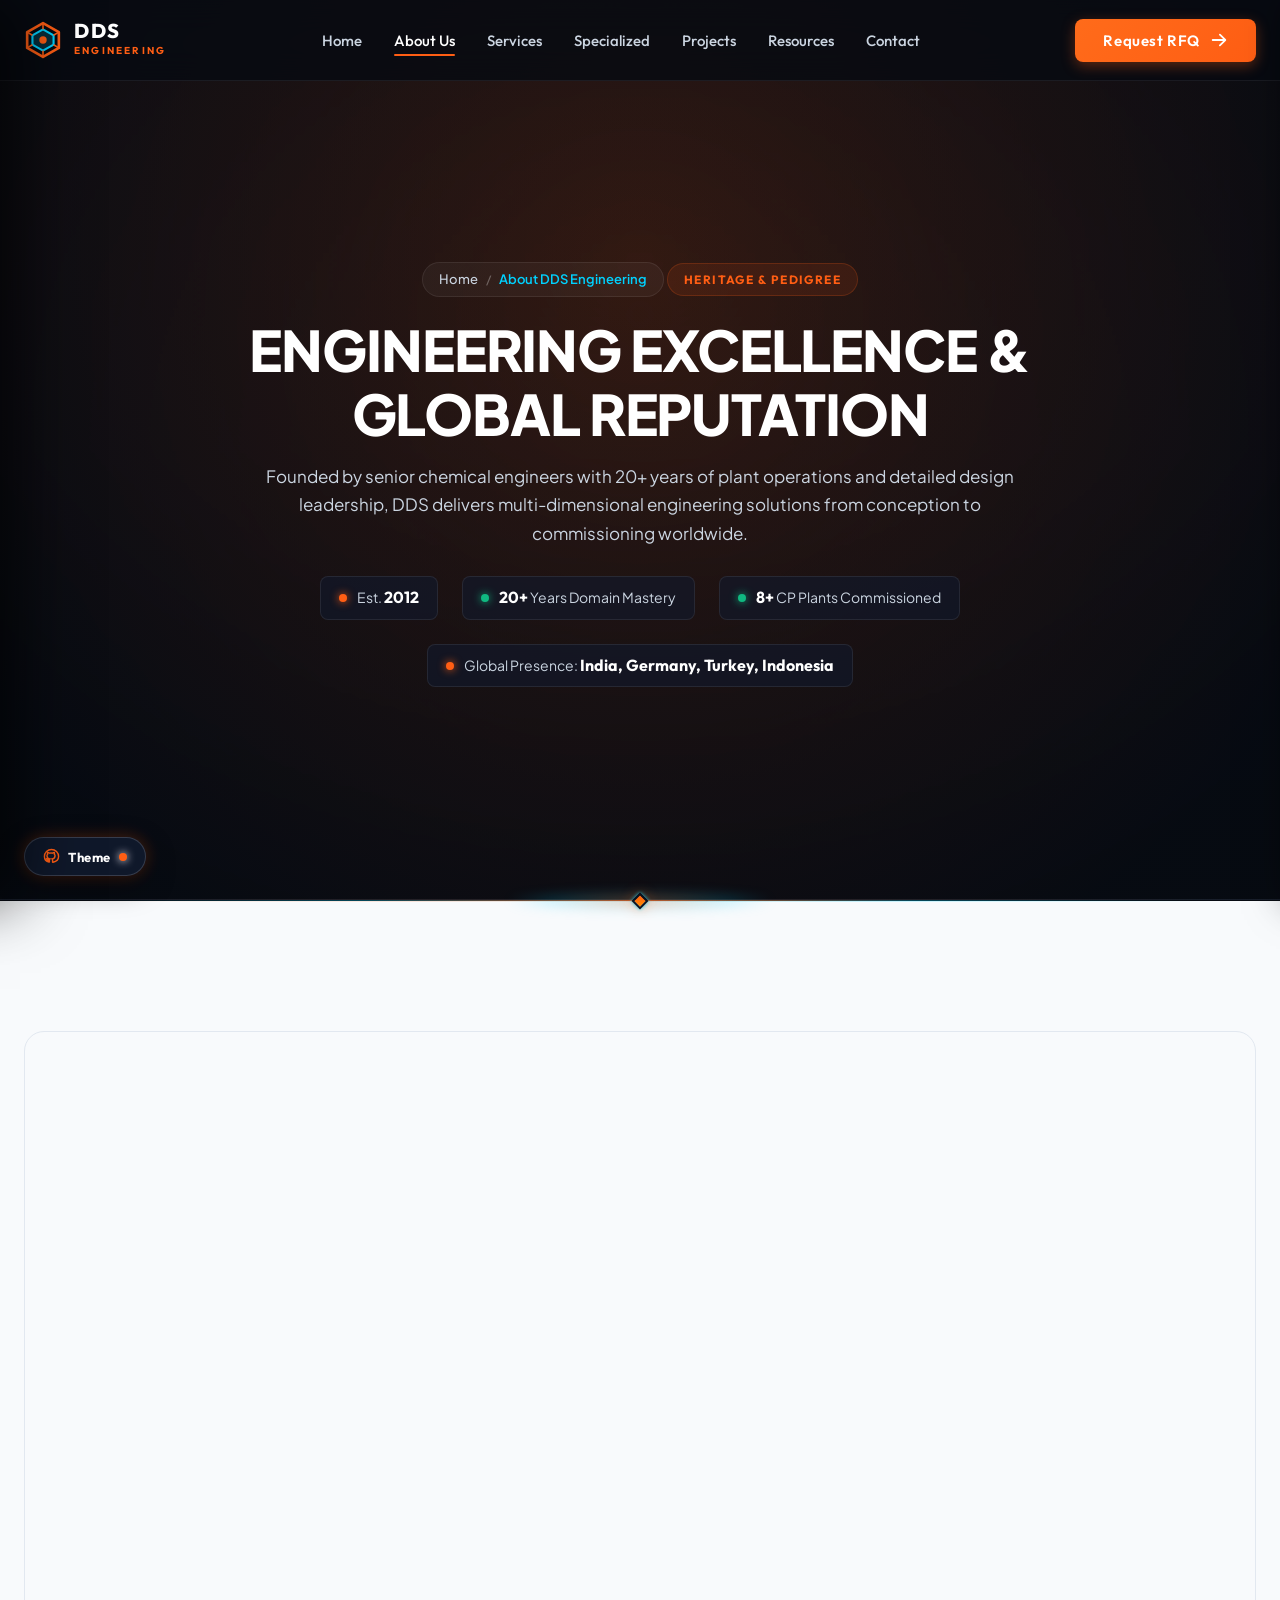
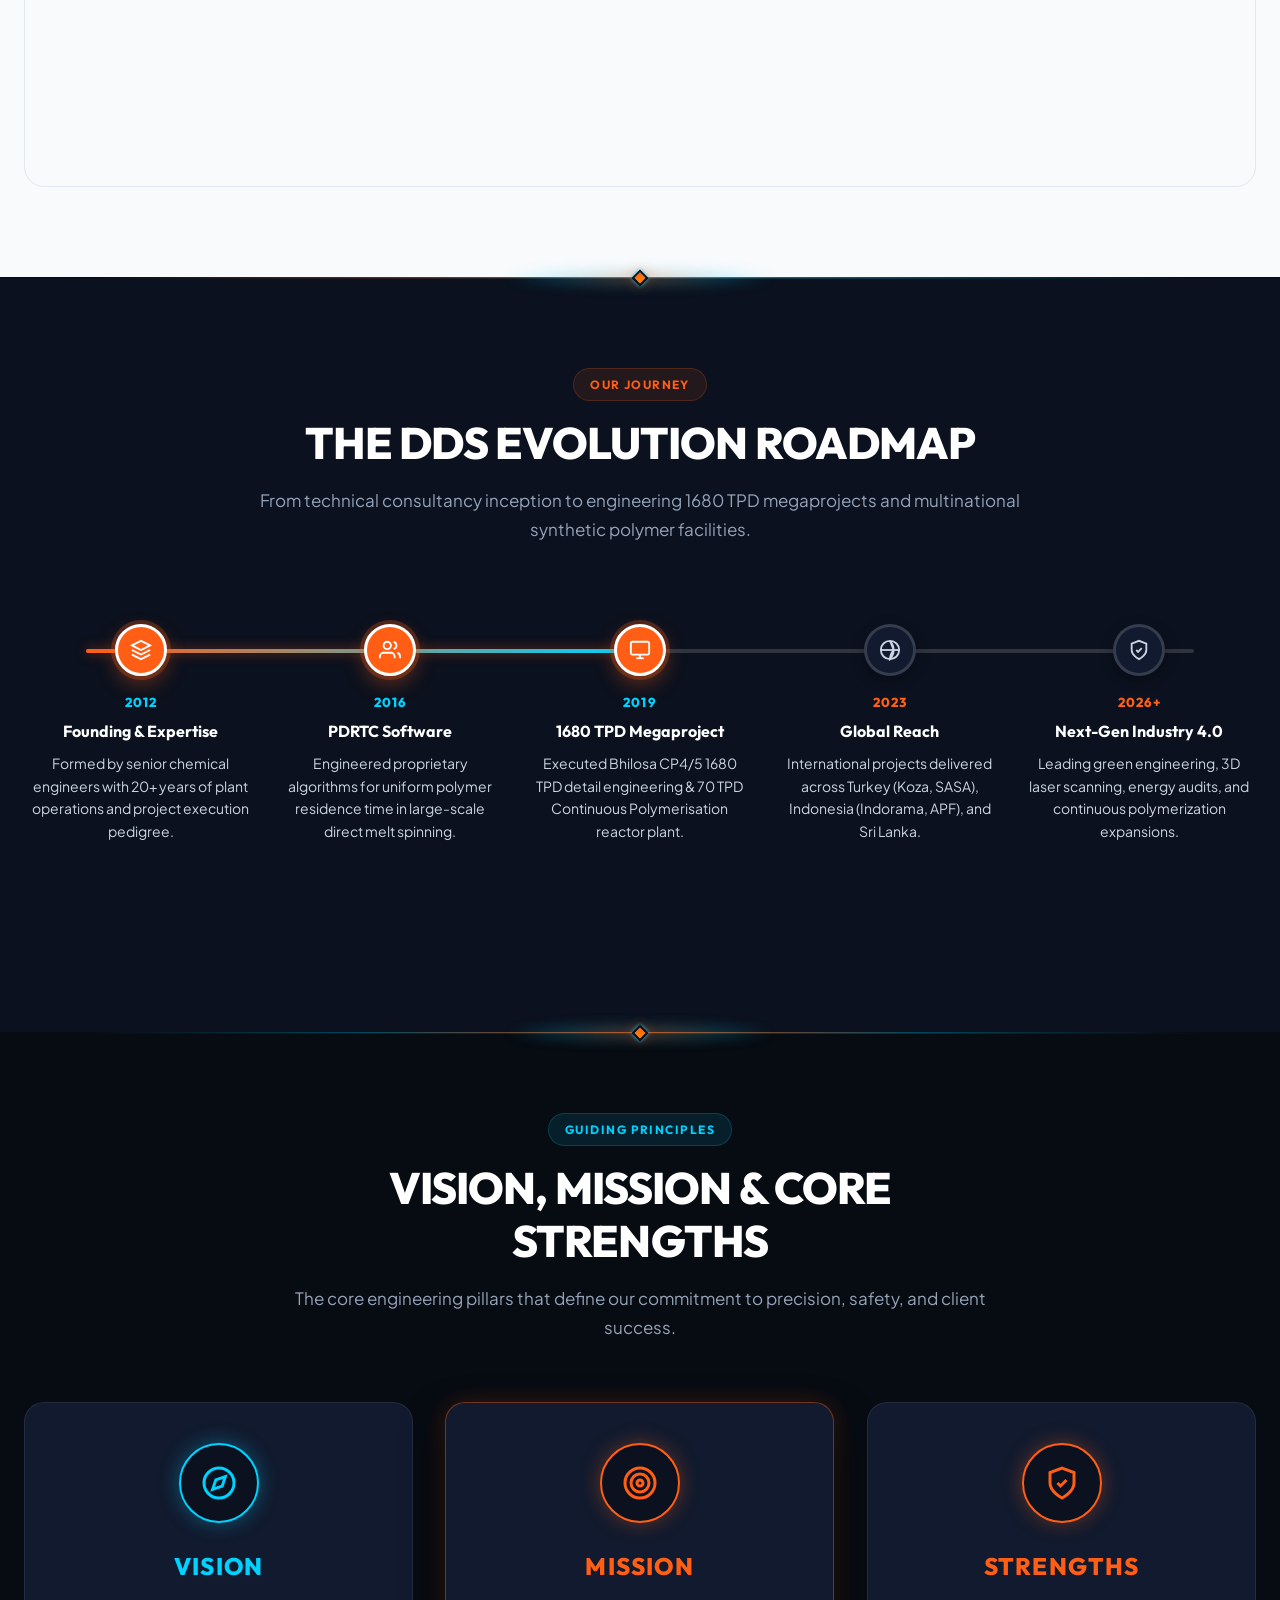
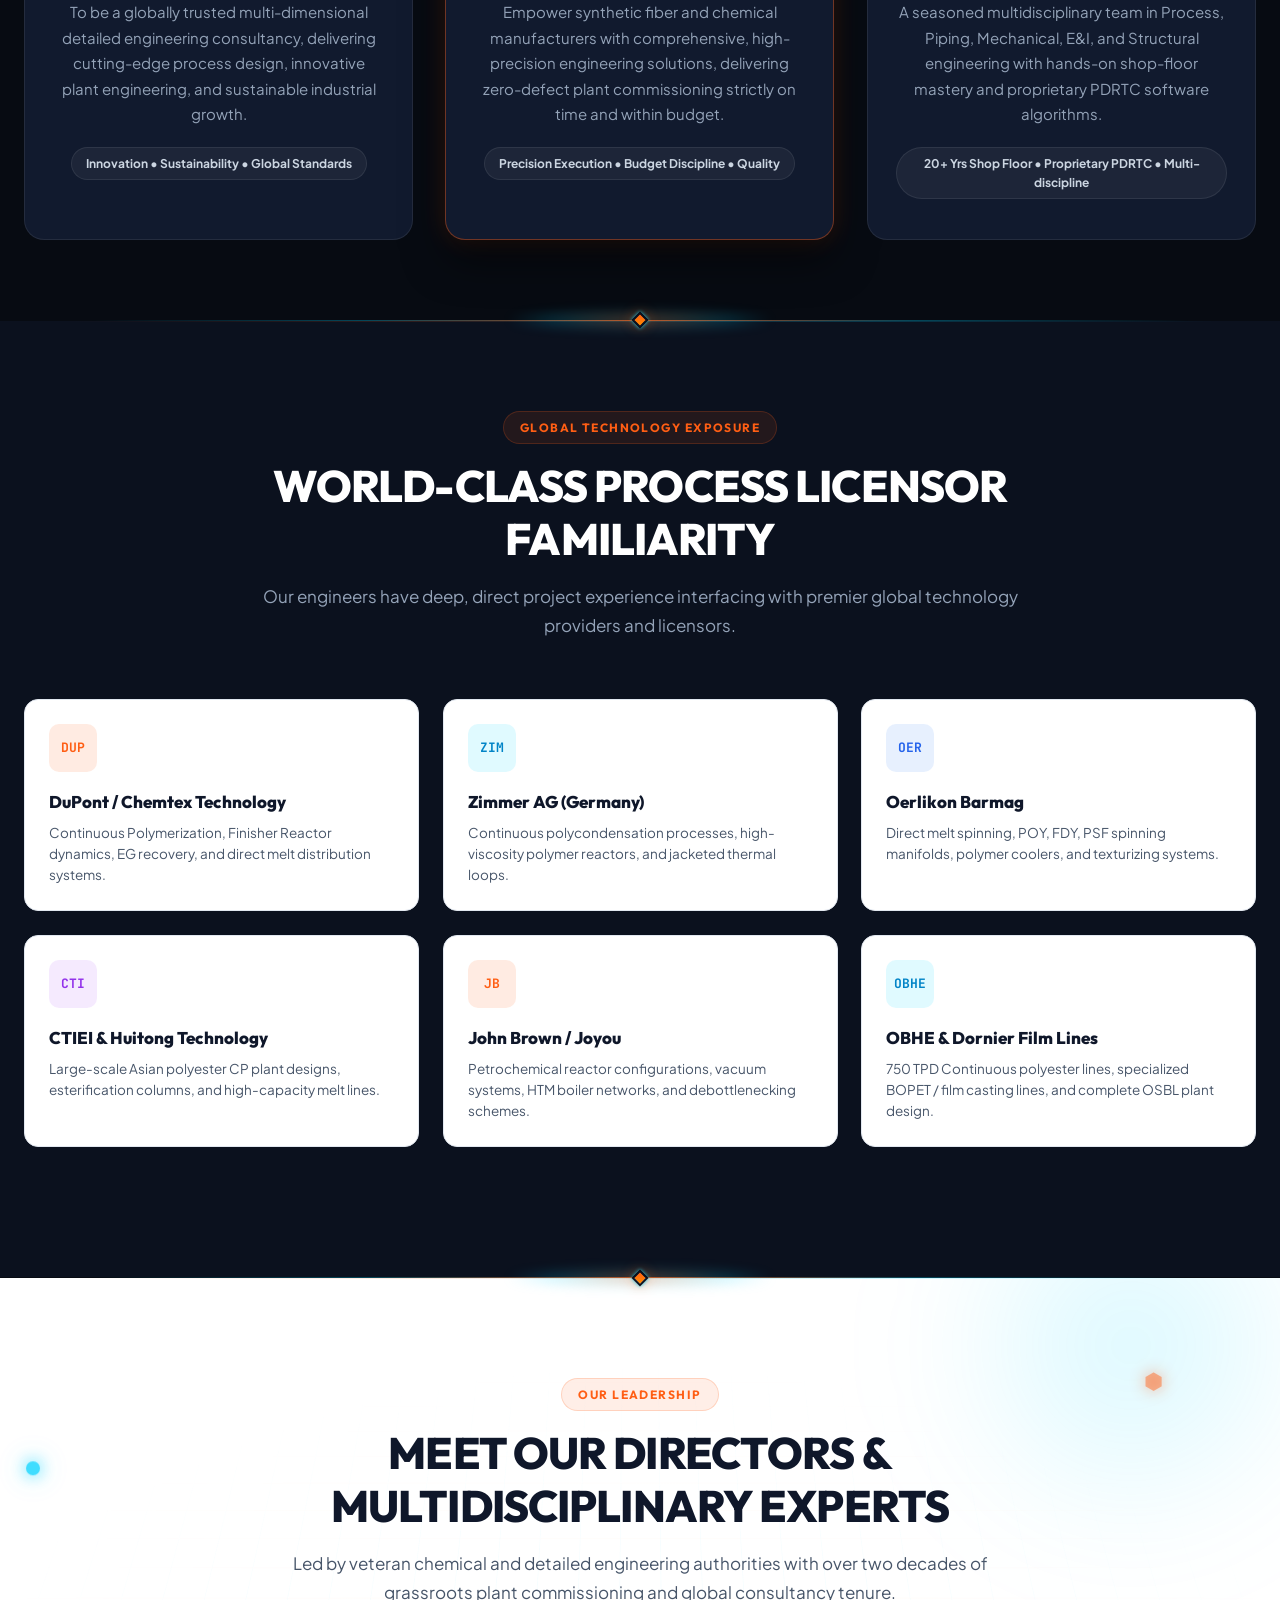
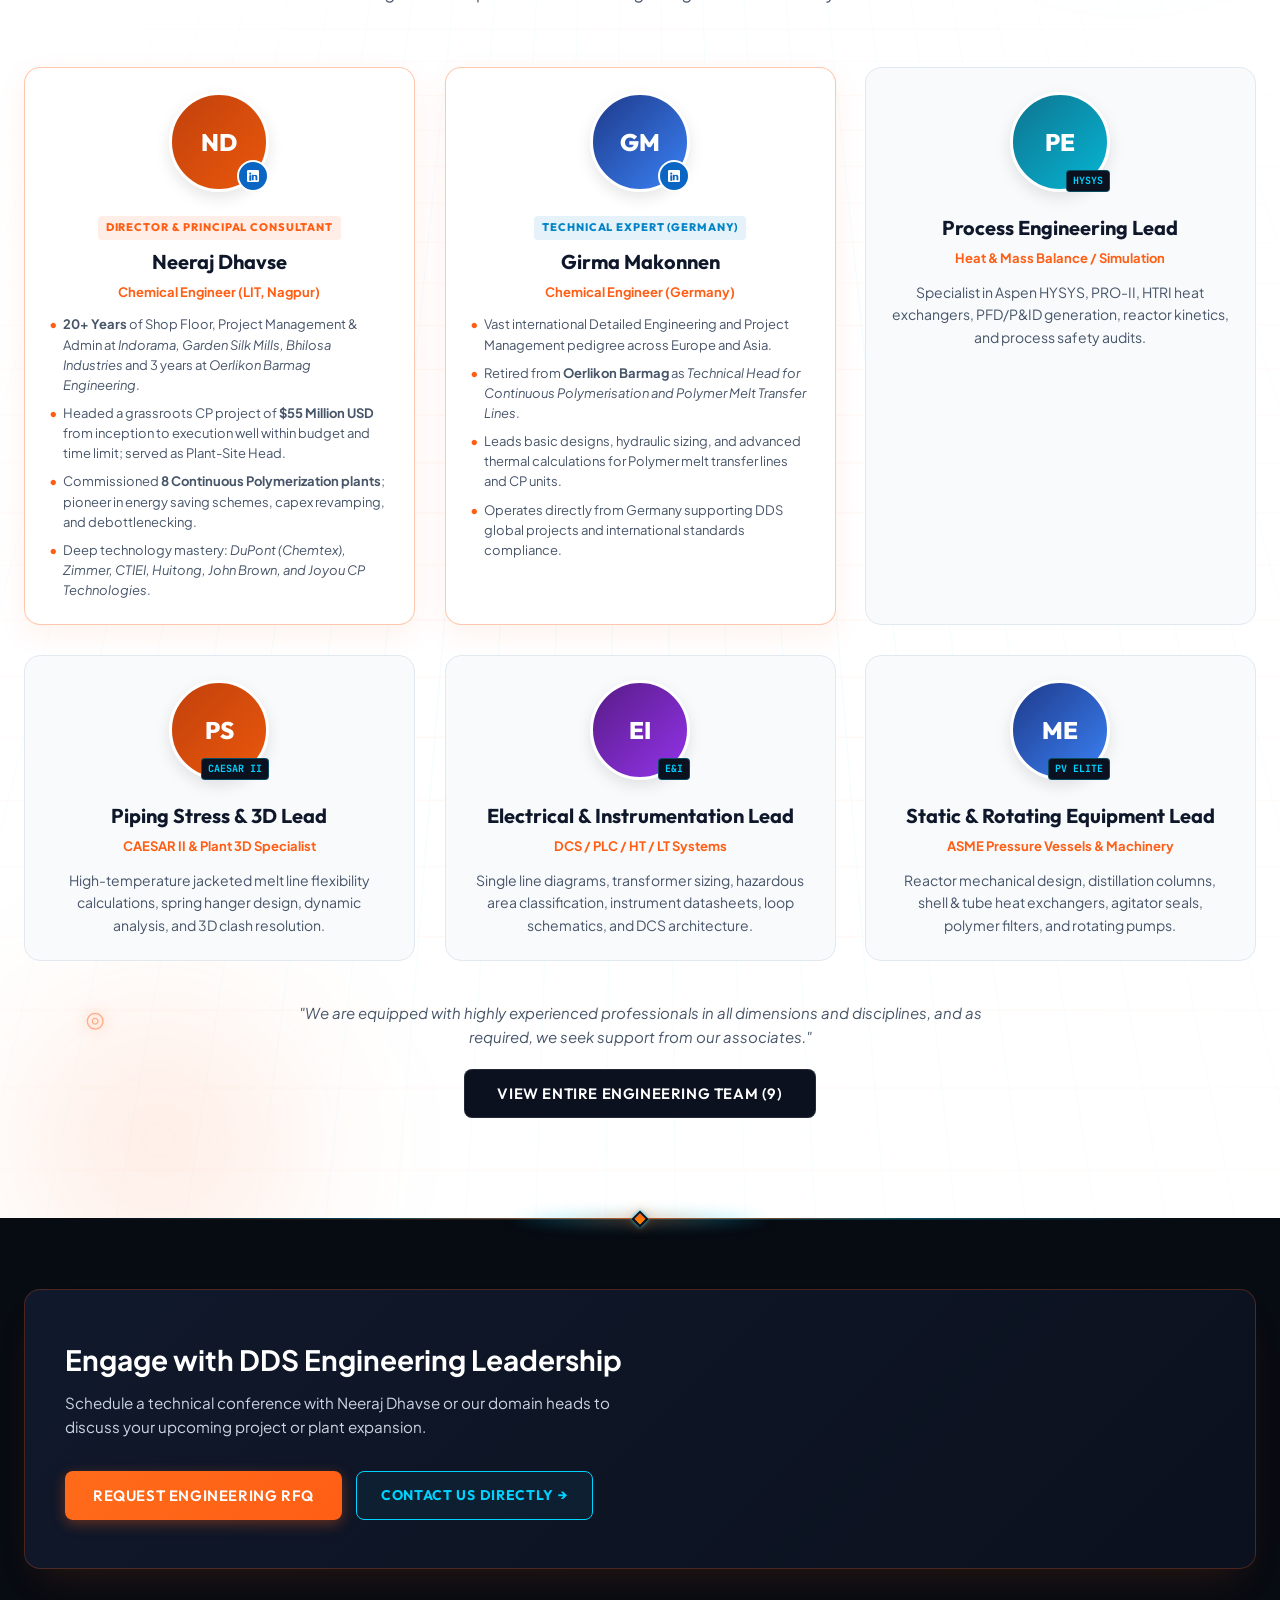
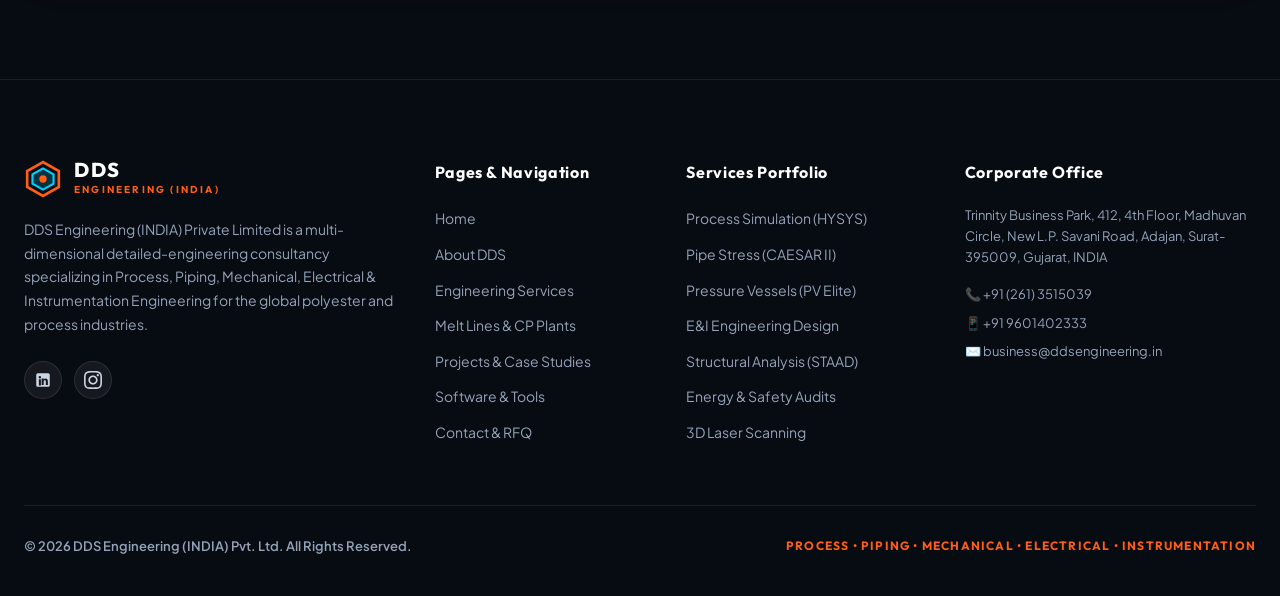
<file: about.html>
<!DOCTYPE html>
<html lang="en">

<head>
  <meta charset="UTF-8">
  <meta name="viewport" content="width=device-width, initial-scale=1.0">
  <title>About Us | DDS Engineering (INDIA) Pvt. Ltd. | 20+ Years Engineering Pedigree</title>
  <meta name="description"
    content="Learn about DDS Engineering (INDIA) Pvt. Ltd., our 20+ years heritage in detailed engineering, leadership team, proprietary PDRTC software, and global synthetic fiber track record.">

  <!-- Google Fonts: Outfit (Headings) & Plus Jakarta Sans (Body) -->
  <link rel="preconnect" href="https://fonts.googleapis.com">
  <link rel="preconnect" href="https://fonts.gstatic.com" crossorigin>
  <link
    href="https://fonts.googleapis.com/css2?family=Outfit:wght@400;500;600;700;800;900&family=Plus+Jakarta+Sans:wght@300;400;500;600;700;800&family=JetBrains+Mono:wght@400;500;700&display=swap"
    rel="stylesheet">

  <link rel="stylesheet" href="styles.css">
</head>

<body>

  <!-- ==================== TOP NAVIGATION BAR ==================== -->
  <header class="site-header" id="siteHeader">
    <div class="container header-container">
      <a href="index.html" class="brand-logo" id="navLogo">
        <div class="logo-icon">
          <svg viewBox="0 0 36 36" fill="none" xmlns="http://www.w3.org/2000/svg">
            <path d="M18 2L3 10.5V25.5L18 34L33 25.5V10.5L18 2Z" stroke="#FF5E14" stroke-width="2.5"
              stroke-linejoin="round" />
            <path d="M18 8L8 13.5V22.5L18 28L28 22.5V13.5L18 8Z" fill="#00D2FF" fill-opacity="0.18" stroke="#00D2FF"
              stroke-width="2" />
            <circle cx="18" cy="18" r="3.5" fill="#FF5E14" />
            <path d="M18 2V8M3 10.5L8 13.5M33 10.5L28 13.5M3 25.5L8 22.5M33 25.5L28 22.5M18 34V28" stroke="#FF5E14"
              stroke-width="1.5" />
          </svg>
        </div>
        <div class="logo-text">
          <span class="logo-main">DDS</span>
          <span class="logo-sub">ENGINEERING</span>
        </div>
      </a>

      <!-- Desktop Nav Links -->
      <nav class="nav-menu" id="navMenu">
        <ul class="nav-list">
          <li><a href="index.html" class="nav-link" id="navHome">Home</a></li>
          <li><a href="about.html" class="nav-link active" id="navAbout">About Us</a></li>
          <li><a href="services.html" class="nav-link" id="navServices">Services</a></li>
          <li><a href="specialized.html" class="nav-link" id="navSpecialized">Specialized</a></li>
          <li><a href="projects.html" class="nav-link" id="navProjects">Projects</a></li>
          <li><a href="resources.html" class="nav-link" id="navResources">Resources</a></li>
          <li><a href="contact.html" class="nav-link" id="navContact">Contact</a></li>
        </ul>
      </nav>

      <!-- Right Action CTA -->
      <div class="header-actions">
        <button class="btn btn-primary btn-glow" id="btnRequestQuoteHeader" onclick="openQuoteModal()">
          Request RFQ
          <svg class="btn-icon" viewBox="0 0 20 20" fill="currentColor">
            <path fill-rule="evenodd"
              d="M10.293 3.293a1 1 0 011.414 0l6 6a1 1 0 010 1.414l-6 6a1 1 0 01-1.414-1.414L14.586 11H3a1 1 0 110-2h11.586l-4.293-4.293a1 1 0 010-1.414z"
              clip-rule="evenodd" />
          </svg>
        </button>

        <!-- Mobile Hamburger Toggle -->
        <button class="hamburger-btn" id="mobileMenuToggle" aria-label="Toggle Navigation Menu">
          <span class="bar"></span>
          <span class="bar"></span>
          <span class="bar"></span>
        </button>
      </div>
    </div>
  </header>

  <!-- Mobile Drawer Menu -->
  <div class="mobile-drawer" id="mobileDrawer">
    <div class="drawer-header">
      <div class="logo-text">
        <span class="logo-main">DDS</span>
        <span class="logo-sub">ENGINEERING (INDIA)</span>
      </div>
      <button class="drawer-close" id="drawerClose">&times;</button>
    </div>
    <ul class="mobile-nav-list">
      <li><a href="index.html" class="mobile-nav-link" onclick="closeDrawer()">Home</a></li>
      <li><a href="about.html" class="mobile-nav-link" onclick="closeDrawer()">About Company</a></li>
      <li><a href="services.html" class="mobile-nav-link" onclick="closeDrawer()">Engineering Services</a></li>
      <li><a href="specialized.html" class="mobile-nav-link" onclick="closeDrawer()">Specialized &amp; Melt Lines</a>
      </li>
      <li><a href="projects.html" class="mobile-nav-link" onclick="closeDrawer()">Featured Projects</a></li>
      <li><a href="resources.html" class="mobile-nav-link" onclick="closeDrawer()">Software &amp; Tools</a></li>
      <li><a href="contact.html" class="mobile-nav-link" onclick="closeDrawer()">Contact Us</a></li>
    </ul>
    <div class="drawer-footer">
      <button class="btn btn-primary btn-block" onclick="closeDrawer(); openQuoteModal();">Request Engineering
        RFQ</button>
      <div class="drawer-contact-info">
        <p>📞 +91 (261) 3515039 / +91 9601402333</p>
        <p>✉️ business@ddsengineering.in</p>
      </div>
    </div>
  </div>
  <div class="drawer-overlay" id="drawerOverlay" onclick="closeDrawer()"></div>

  <main>
    <!-- ==================== SUBPAGE HERO BANNER ==================== -->
    <section class="page-hero-banner">
      <div class="page-hero-bg-wrap">
        <!-- <img src="assets/about_hero_banner.jpg" alt="DDS Chemical & Polymer Engineering Plant Leadership" class="page-hero-bg-img" loading="eager" fetchpriority="high" decoding="async"> -->
        <div class="page-hero-bg-overlay"></div>
      </div>
      <div class="container page-hero-container">
        <div class="page-breadcrumbs">
          <a href="index.html">Home</a>
          <span class="sep">/</span>
          <span class="current">About DDS Engineering</span>
        </div>
        <span class="section-badge-pill orange">HERITAGE &amp; PEDIGREE</span>
        <h1 class="page-hero-title">ENGINEERING EXCELLENCE &amp; GLOBAL REPUTATION</h1>
        <p class="page-hero-desc">
          Founded by senior chemical engineers with 20+ years of plant operations and detailed design leadership, DDS
          delivers multi-dimensional engineering solutions from conception to commissioning worldwide.
        </p>

        <div class="page-hero-metrics">
          <div class="page-hero-metric-item">
            <span class="pulse-dot orange"></span>
            <span>Est. <strong>2012</strong></span>
          </div>
          <div class="page-hero-metric-item">
            <span class="pulse-dot green"></span>
            <span><strong>20+</strong> Years Domain Mastery</span>
          </div>
          <div class="page-hero-metric-item">
            <span class="pulse-dot cyan"></span>
            <span><strong>8+</strong> CP Plants Commissioned</span>
          </div>
          <div class="page-hero-metric-item">
            <span class="pulse-dot orange"></span>
            <span>Global Presence: <strong>India, Germany, Turkey, Indonesia</strong></span>
          </div>
        </div>
      </div>
    </section>

    <!-- ==================== SECTION DIVIDER ==================== -->
    <div class="section-divider-glow">
      <div class="section-divider-diamond"></div>
    </div>

    <!-- ==================== 1. COMPANY STORY & OVERVIEW ==================== -->
    <section class="subpage-section bg-light">
      <div class="container">
        <div class="about-feature-split">
          <div class="about-card-left">
            <div class="feature-badge">ABOUT OUR FOUNDATION</div>
            <h2 class="about-feature-title">A Premier Multidisciplinary Consultancy Built on Real Plant Operations</h2>
            <p class="about-feature-p">
              <strong>DDS Engineering (INDIA) Private Limited (DDS)</strong> is a rapidly growing multidisciplinary
              technical and detailed-engineering consultancy firm. Unlike traditional design offices, our foundation is
              deeply rooted in <strong>real shop-floor plant operations</strong>, chemical reaction kinetics, and
              large-scale project execution.
            </p>
            <p class="about-feature-p">
              With specialized authority in the <strong>Polyester Industry (PES)</strong>, continuous polymerization,
              and high-temperature polymer melt conveyance, we provide end-to-end integrated engineering services to
              leading synthetic fiber manufacturers worldwide.
            </p>
            <div class="feature-checklist">
              <div class="check-item">
                <svg class="check-icon" viewBox="0 0 20 20" fill="currentColor">
                  <path fill-rule="evenodd"
                    d="M16.707 5.293a1 1 0 010 1.414l-8 8a1 1 0 01-1.414 0l-4-4a1 1 0 011.414-1.414L8 12.586l7.293-7.293a1 1 0 011.414 0z"
                    clip-rule="evenodd" />
                </svg>
                <span>Complete basic and detailed plant engineering for Greenfield, Revamp &amp; Debottlenecking</span>
              </div>
              <div class="check-item">
                <svg class="check-icon" viewBox="0 0 20 20" fill="currentColor">
                  <path fill-rule="evenodd"
                    d="M16.707 5.293a1 1 0 010 1.414l-8 8a1 1 0 01-1.414 0l-4-4a1 1 0 011.414-1.414L8 12.586l7.293-7.293a1 1 0 011.414 0z"
                    clip-rule="evenodd" />
                </svg>
                <span>Proprietary Pressure Drop &amp; Residence Time Calculation (PDRTC) software algorithms</span>
              </div>
              <div class="check-item">
                <svg class="check-icon" viewBox="0 0 20 20" fill="currentColor">
                  <path fill-rule="evenodd"
                    d="M16.707 5.293a1 1 0 010 1.414l-8 8a1 1 0 01-1.414 0l-4-4a1 1 0 011.414-1.414L8 12.586l7.293-7.293a1 1 0 011.414 0z"
                    clip-rule="evenodd" />
                </svg>
                <span>Full lifecycle integration from simulation (HYSYS) and stress (CAESAR II) to site
                  commissioning</span>
              </div>
            </div>
          </div>

          <div class="about-card-right">
            <div class="img-wrapper">
              <img src="assets/dds_plant_hero.jpg" alt="DDS Engineering Plant Capability" class="feature-img"
                loading="lazy" decoding="async">
              <div class="floating-experience-pill">
                <span class="exp-num">20+</span>
                <span class="exp-text">Years of Engineering Leadership</span>
              </div>
            </div>
          </div>
        </div>
      </div>
    </section>

    <!-- ==================== SECTION DIVIDER ==================== -->
    <div class="section-divider-glow">
      <div class="section-divider-diamond"></div>
    </div>

    <!-- ==================== 2. MILESTONE STEPPER ROADMAP ==================== -->
    <section class="subpage-section bg-dark">
      <div class="container">
        <div class="section-header text-center">
          <span class="section-badge-pill">OUR JOURNEY</span>
          <h2 class="section-title text-white">THE DDS EVOLUTION ROADMAP</h2>
          <p class="section-description text-gray">
            From technical consultancy inception to engineering 1680 TPD megaprojects and multinational synthetic
            polymer facilities.
          </p>
        </div>

        <div class="timeline-roadmap-wrapper">
          <div class="roadmap-line-track">
            <div class="roadmap-line-progress" id="roadmapProgress" style="width: 50%;"></div>
          </div>

          <div class="roadmap-nodes">
            <div class="roadmap-node active" data-node="0">
              <div class="node-icon-circle">
                <svg viewBox="0 0 24 24" fill="none" stroke="currentColor" stroke-width="2">
                  <path d="M12 2L2 7l10 5 10-5-10-5zM2 17l10 5 10-5M2 12l10 5 10-5" />
                </svg>
              </div>
              <div class="node-content">
                <span class="node-year">2012</span>
                <h4 class="node-title">Founding &amp; Expertise</h4>
                <p class="node-desc">Formed by senior chemical engineers with 20+ years of plant operations and project
                  execution pedigree.</p>
              </div>
            </div>

            <div class="roadmap-node active" data-node="1">
              <div class="node-icon-circle">
                <svg viewBox="0 0 24 24" fill="none" stroke="currentColor" stroke-width="2">
                  <path d="M17 21v-2a4 4 0 0 0-4-4H5a4 4 0 0 0-4 4v2" />
                  <circle cx="9" cy="7" r="4" />
                  <path d="M23 21v-2a4 4 0 0 0-3-3.87" />
                  <path d="M16 3.13a4 4 0 0 1 0 7.75" />
                </svg>
              </div>
              <div class="node-content">
                <span class="node-year">2016</span>
                <h4 class="node-title">PDRTC Software</h4>
                <p class="node-desc">Engineered proprietary algorithms for uniform polymer residence time in large-scale
                  direct melt spinning.</p>
              </div>
            </div>

            <div class="roadmap-node active" data-node="2">
              <div class="node-icon-circle">
                <svg viewBox="0 0 24 24" fill="none" stroke="currentColor" stroke-width="2">
                  <rect x="2" y="3" width="20" height="14" rx="2" ry="2" />
                  <line x1="8" y1="21" x2="16" y2="21" />
                  <line x1="12" y1="17" x2="12" y2="21" />
                </svg>
              </div>
              <div class="node-content">
                <span class="node-year">2019</span>
                <h4 class="node-title">1680 TPD Megaproject</h4>
                <p class="node-desc">Executed Bhilosa CP4/5 1680 TPD detail engineering &amp; 70 TPD Continuous
                  Polymerisation reactor plant.</p>
              </div>
            </div>

            <div class="roadmap-node" data-node="3">
              <div class="node-icon-circle">
                <svg viewBox="0 0 24 24" fill="none" stroke="currentColor" stroke-width="2">
                  <circle cx="12" cy="12" r="10" />
                  <line x1="2" y1="12" x2="22" y2="12" />
                  <path d="M12 2a15.3 15.3 0 0 1 4 10 15.3 15.3 0 0 1-4 10 15.3 15.3 0 0 1 4-10z" />
                </svg>
              </div>
              <div class="node-content">
                <span class="node-year">2023</span>
                <h4 class="node-title">Global Reach</h4>
                <p class="node-desc">International projects delivered across Turkey (Koza, SASA), Indonesia (Indorama,
                  APF), and Sri Lanka.</p>
              </div>
            </div>

            <div class="roadmap-node" data-node="4">
              <div class="node-icon-circle">
                <svg viewBox="0 0 24 24" fill="none" stroke="currentColor" stroke-width="2">
                  <path d="M12 22s8-4 8-10V5l-8-3-8 3v7c0 6 8 10 8 10z" />
                  <path d="M9 12l2 2 4-4" />
                </svg>
              </div>
              <div class="node-content">
                <span class="node-year">2026+</span>
                <h4 class="node-title">Next-Gen Industry 4.0</h4>
                <p class="node-desc">Leading green engineering, 3D laser scanning, energy audits, and continuous
                  polymerization expansions.</p>
              </div>
            </div>
          </div>
        </div>
      </div>
    </section>

    <!-- ==================== SECTION DIVIDER ==================== -->
    <div class="section-divider-glow">
      <div class="section-divider-diamond"></div>
    </div>

    <!-- ==================== 3. VISION, MISSION & STRENGTHS ==================== -->
    <section class="pillars-section bg-space" id="pillars">
      <div class="container">
        <div class="section-header text-center">
          <span class="section-badge-pill cyan">GUIDING PRINCIPLES</span>
          <h2 class="section-title text-white">VISION, MISSION &amp; CORE STRENGTHS</h2>
          <p class="section-description text-gray">
            The core engineering pillars that define our commitment to precision, safety, and client success.
          </p>
        </div>

        <div class="pillars-grid">
          <!-- Vision -->
          <div class="pillar-card" id="pillarVision">
            <div class="pillar-circle-badge cyan-glow">
              <svg viewBox="0 0 24 24" fill="none" stroke="#00D2FF" stroke-width="2">
                <circle cx="12" cy="12" r="10" />
                <polygon points="16.24 7.76 14.12 14.12 7.76 16.24 9.88 9.88 16.24 7.76" />
              </svg>
            </div>
            <h3 class="pillar-title text-cyan">VISION</h3>
            <p class="pillar-desc">
              To be a globally trusted multi-dimensional detailed engineering consultancy, delivering cutting-edge
              process design, innovative plant engineering, and sustainable industrial growth.
            </p>
            <div class="pillar-tag">Innovation &bull; Sustainability &bull; Global Standards</div>
          </div>

          <!-- Mission -->
          <div class="pillar-card active" id="pillarMission">
            <div class="pillar-circle-badge orange-glow">
              <svg viewBox="0 0 24 24" fill="none" stroke="#FF5E14" stroke-width="2">
                <circle cx="12" cy="12" r="10" />
                <circle cx="12" cy="12" r="6" />
                <circle cx="12" cy="12" r="2" />
              </svg>
            </div>
            <h3 class="pillar-title text-orange">MISSION</h3>
            <p class="pillar-desc">
              Empower synthetic fiber and chemical manufacturers with comprehensive, high-precision engineering
              solutions, delivering zero-defect plant commissioning strictly on time and within budget.
            </p>
            <div class="pillar-tag">Precision Execution &bull; Budget Discipline &bull; Quality</div>
          </div>

          <!-- Strengths -->
          <div class="pillar-card" id="pillarStrength">
            <div class="pillar-circle-badge orange-glow">
              <svg viewBox="0 0 24 24" fill="none" stroke="#FF5E14" stroke-width="2">
                <path d="M12 22s8-4 8-10V5l-8-3-8 3v7c0 6 8 10 8 10z" />
                <path d="M9 12l2 2 4-4" />
              </svg>
            </div>
            <h3 class="pillar-title text-orange">STRENGTHS</h3>
            <p class="pillar-desc">
              A seasoned multidisciplinary team in Process, Piping, Mechanical, E&amp;I, and Structural engineering with
              hands-on shop-floor mastery and proprietary PDRTC software algorithms.
            </p>
            <div class="pillar-tag">20+ Yrs Shop Floor &bull; Proprietary PDRTC &bull; Multi-discipline</div>
          </div>
        </div>
      </div>
    </section>

    <!-- ==================== SECTION DIVIDER ==================== -->
    <div class="section-divider-glow">
      <div class="section-divider-diamond"></div>
    </div>

    <!-- ==================== 4. LICENSOR & TECHNOLOGY PEDIGREE ==================== -->
    <section class="subpage-section dark-section">
      <div class="container">
        <div class="section-header text-center">
          <span class="section-badge-pill">GLOBAL TECHNOLOGY EXPOSURE</span>
          <h2 class="section-title text-white">WORLD-CLASS PROCESS LICENSOR FAMILIARITY</h2>
          <p class="section-description text-gray">
            Our engineers have deep, direct project experience interfacing with premier global technology providers and
            licensors.
          </p>
        </div>

        <div class="resources-grid">
          <div class="resource-card">
            <div class="res-icon-wrap bg-orange-soft"><span class="res-code">DUP</span></div>
            <h4 class="res-title">DuPont / Chemtex Technology</h4>
            <p class="res-desc">Continuous Polymerization, Finisher Reactor dynamics, EG recovery, and direct melt
              distribution systems.</p>
          </div>

          <div class="resource-card">
            <div class="res-icon-wrap bg-cyan-soft"><span class="res-code">ZIM</span></div>
            <h4 class="res-title">Zimmer AG (Germany)</h4>
            <p class="res-desc">Continuous polycondensation processes, high-viscosity polymer reactors, and jacketed
              thermal loops.</p>
          </div>

          <div class="resource-card">
            <div class="res-icon-wrap bg-blue-soft"><span class="res-code">OER</span></div>
            <h4 class="res-title">Oerlikon Barmag</h4>
            <p class="res-desc">Direct melt spinning, POY, FDY, PSF spinning manifolds, polymer coolers, and texturizing
              systems.</p>
          </div>

          <div class="resource-card">
            <div class="res-icon-wrap bg-purple-soft"><span class="res-code">CTI</span></div>
            <h4 class="res-title">CTIEI &amp; Huitong Technology</h4>
            <p class="res-desc">Large-scale Asian polyester CP plant designs, esterification columns, and high-capacity
              melt lines.</p>
          </div>

          <div class="resource-card">
            <div class="res-icon-wrap bg-orange-soft"><span class="res-code">JB</span></div>
            <h4 class="res-title">John Brown / Joyou</h4>
            <p class="res-desc">Petrochemical reactor configurations, vacuum systems, HTM boiler networks, and
              debottlenecking schemes.</p>
          </div>

          <div class="resource-card">
            <div class="res-icon-wrap bg-cyan-soft"><span class="res-code">OBHE</span></div>
            <h4 class="res-title">OBHE &amp; Dornier Film Lines</h4>
            <p class="res-desc">750 TPD Continuous polyester lines, specialized BOPET / film casting lines, and complete
              OSBL plant design.</p>
          </div>
        </div>
      </div>
    </section>

    <!-- ==================== SECTION DIVIDER ==================== -->
    <div class="section-divider-glow">
      <div class="section-divider-diamond"></div>
    </div>

    <!-- ==================== 5. LEADERSHIP TEAM SHOWCASE ==================== -->
    <section class="team-section light-section interactive-parallax-section" id="team" data-interactive-parallax="team">
      <!-- Interactive Futuristic Parallax Background Canvas -->
      <div class="interactive-bg-stage" aria-hidden="true">
        <div class="interactive-grid-mesh light-mode"></div>
        <div class="interactive-glow-orb orb-cyan-soft"></div>
        <div class="interactive-glow-orb orb-orange-soft"></div>
        <div class="floating-particle p-node-1" data-depth="0.11"></div>
        <div class="floating-particle p-node-2" data-depth="-0.13"></div>
        <div class="floating-particle p-glyph p-glyph-1 light" data-depth="0.18">&#x2B22;</div>
        <div class="floating-particle p-glyph p-glyph-2 light" data-depth="-0.15">&#x25CE;</div>
        <div class="floating-particle p-glyph p-glyph-3 light" data-depth="0.12">+</div>
      </div>

      <div class="container">
        <div class="section-header text-center">
          <span class="section-badge-pill">OUR LEADERSHIP</span>
          <h2 class="section-title">MEET OUR DIRECTORS &amp; MULTIDISCIPLINARY EXPERTS</h2>
          <p class="section-description">
            Led by veteran chemical and detailed engineering authorities with over two decades of grassroots plant
            commissioning and global consultancy tenure.
          </p>
        </div>

        <div class="team-grid" id="teamGrid">
          <!-- Member 1: Neeraj Dhavse -->
          <div class="team-card featured-director">
            <div class="member-avatar">
              <div class="avatar-photo-placeholder bg-orange-grad">
                <span>ND</span>
              </div>
              <a href="https://www.linkedin.com/in/dds-engineering-9b109b209/" target="_blank" rel="noopener noreferrer"
                class="linkedin-badge" aria-label="LinkedIn Profile">
                <svg viewBox="0 0 24 24" fill="currentColor">
                  <path
                    d="M19 3a2 2 0 0 1 2 2v14a2 2 0 0 1-2 2H5a2 2 0 0 1-2-2V5a2 2 0 0 1 2-2h14m-.5 15.5v-5.3a3.26 3.26 0 0 0-3.26-3.26c-.85 0-1.84.52-2.28 1.3v-1.11h-2.79v8.37h2.79v-4.93c0-.77.62-1.4 1.39-1.4a1.4 1.4 0 0 1 1.4 1.4v4.93h2.75M6.46 10.9v8.37H9.2V10.9H6.46M7.83 6.7a1.64 1.64 0 1 0 0 3.28 1.64 1.64 0 0 0 0-3.28z" />
                </svg>
              </a>
            </div>
            <div class="member-info">
              <span class="director-badge">DIRECTOR &amp; PRINCIPAL CONSULTANT</span>
              <h4 class="member-name">Neeraj Dhavse</h4>
              <p class="member-role">Chemical Engineer (LIT, Nagpur)</p>
              <ul class="director-highlights">
                <li><strong>20+ Years</strong> of Shop Floor, Project Management &amp; Admin at <em>Indorama, Garden
                    Silk Mills, Bhilosa Industries</em> and 3 years at <em>Oerlikon Barmag Engineering</em>.</li>
                <li>Headed a grassroots CP project of <strong>$55 Million USD</strong> from inception to execution well
                  within budget and time limit; served as Plant-Site Head.</li>
                <li>Commissioned <strong>8 Continuous Polymerization plants</strong>; pioneer in energy saving schemes,
                  capex revamping, and debottlenecking.</li>
                <li>Deep technology mastery: <em>DuPont (Chemtex), Zimmer, CTIEI, Huitong, John Brown, and Joyou CP
                    Technologies</em>.</li>
              </ul>
            </div>
          </div>

          <!-- Member 2: Girma Makonnen -->
          <div class="team-card featured-director">
            <div class="member-avatar">
              <div class="avatar-photo-placeholder bg-blue-grad">
                <span>GM</span>
              </div>
              <a href="https://www.linkedin.com/in/dds-engineering-9b109b209/" target="_blank" rel="noopener noreferrer"
                class="linkedin-badge" aria-label="LinkedIn Profile">
                <svg viewBox="0 0 24 24" fill="currentColor">
                  <path
                    d="M19 3a2 2 0 0 1 2 2v14a2 2 0 0 1-2 2H5a2 2 0 0 1-2-2V5a2 2 0 0 1 2-2h14m-.5 15.5v-5.3a3.26 3.26 0 0 0-3.26-3.26c-.85 0-1.84.52-2.28 1.3v-1.11h-2.79v8.37h2.79v-4.93c0-.77.62-1.4 1.39-1.4a1.4 1.4 0 0 1 1.4 1.4v4.93h2.75M6.46 10.9v8.37H9.2V10.9H6.46M7.83 6.7a1.64 1.64 0 1 0 0 3.28 1.64 1.64 0 0 0 0-3.28z" />
                </svg>
              </a>
            </div>
            <div class="member-info">
              <span class="director-badge cyan">TECHNICAL EXPERT (GERMANY)</span>
              <h4 class="member-name">Girma Makonnen</h4>
              <p class="member-role">Chemical Engineer (Germany)</p>
              <ul class="director-highlights">
                <li>Vast international Detailed Engineering and Project Management pedigree across Europe and Asia.</li>
                <li>Retired from <strong>Oerlikon Barmag</strong> as <em>Technical Head for Continuous Polymerisation
                    and Polymer Melt Transfer Lines</em>.</li>
                <li>Leads basic designs, hydraulic sizing, and advanced thermal calculations for Polymer melt transfer
                  lines and CP units.</li>
                <li>Operates directly from Germany supporting DDS global projects and international standards
                  compliance.</li>
              </ul>
            </div>
          </div>

          <!-- Member 3: Lead Process & Simulation Engineer -->
          <div class="team-card">
            <div class="member-avatar">
              <div class="avatar-photo-placeholder bg-cyan-grad">
                <span>PE</span>
              </div>
              <div class="role-icon-pill">HYSYS</div>
            </div>
            <div class="member-info">
              <h4 class="member-name">Process Engineering Lead</h4>
              <p class="member-role">Heat &amp; Mass Balance / Simulation</p>
              <p class="member-bio">Specialist in Aspen HYSYS, PRO-II, HTRI heat exchangers, PFD/P&amp;ID generation,
                reactor kinetics, and process safety audits.</p>
            </div>
          </div>

          <!-- Member 4: Lead Piping & Stress Analysis Engineer -->
          <div class="team-card">
            <div class="member-avatar">
              <div class="avatar-photo-placeholder bg-orange-grad">
                <span>PS</span>
              </div>
              <div class="role-icon-pill">CAESAR II</div>
            </div>
            <div class="member-info">
              <h4 class="member-name">Piping Stress &amp; 3D Lead</h4>
              <p class="member-role">CAESAR II &amp; Plant 3D Specialist</p>
              <p class="member-bio">High-temperature jacketed melt line flexibility calculations, spring hanger design,
                dynamic analysis, and 3D clash resolution.</p>
            </div>
          </div>

          <!-- Member 5: Lead Electrical & Instrumentation Engineer -->
          <div class="team-card">
            <div class="member-avatar">
              <div class="avatar-photo-placeholder bg-purple-grad">
                <span>EI</span>
              </div>
              <div class="role-icon-pill">E&amp;I</div>
            </div>
            <div class="member-info">
              <h4 class="member-name">Electrical &amp; Instrumentation Lead</h4>
              <p class="member-role">DCS / PLC / HT / LT Systems</p>
              <p class="member-bio">Single line diagrams, transformer sizing, hazardous area classification, instrument
                datasheets, loop schematics, and DCS architecture.</p>
            </div>
          </div>

          <!-- Member 6: Lead Mechanical Equipment & Vessel Designer -->
          <div class="team-card">
            <div class="member-avatar">
              <div class="avatar-photo-placeholder bg-blue-grad">
                <span>ME</span>
              </div>
              <div class="role-icon-pill">PV ELITE</div>
            </div>
            <div class="member-info">
              <h4 class="member-name">Static &amp; Rotating Equipment Lead</h4>
              <p class="member-role">ASME Pressure Vessels &amp; Machinery</p>
              <p class="member-bio">Reactor mechanical design, distillation columns, shell &amp; tube heat exchangers,
                agitator seals, polymer filters, and rotating pumps.</p>
            </div>
          </div>

          <!-- Extended Members (collapsible) -->
          <div class="team-card extended-member hidden">
            <div class="member-avatar">
              <div class="avatar-photo-placeholder bg-cyan-grad">
                <span>CS</span>
              </div>
              <div class="role-icon-pill">STAAD</div>
            </div>
            <div class="member-info">
              <h4 class="member-name">Civil &amp; Structural Lead</h4>
              <p class="member-role">STAAD.Pro Industrial Structures</p>
              <p class="member-bio">Multi-tier plant building frameworks, heavy equipment foundations, pipe rack stress
                analysis, and dynamic vibration damping.</p>
            </div>
          </div>

          <div class="team-card extended-member hidden">
            <div class="member-avatar">
              <div class="avatar-photo-placeholder bg-orange-grad">
                <span>LS</span>
              </div>
              <div class="role-icon-pill">3D SCAN</div>
            </div>
            <div class="member-info">
              <h4 class="member-name">Laser Scanning &amp; As-Built Specialist</h4>
              <p class="member-role">Point Cloud &amp; Brownfield Survey</p>
              <p class="member-bio">3D Terrestrial laser scanning of operating polymer plants, reverse engineering,
                brownfield tie-in modeling, and as-built validation.</p>
            </div>
          </div>

          <div class="team-card extended-member hidden">
            <div class="member-avatar">
              <div class="avatar-photo-placeholder bg-purple-grad">
                <span>PM</span>
              </div>
              <div class="role-icon-pill">FIELD</div>
            </div>
            <div class="member-info">
              <h4 class="member-name">Project Execution &amp; Site Manager</h4>
              <p class="member-role">Erection Supervision &amp; Commissioning</p>
              <p class="member-bio">Managing on-site mechanical erection, piping hydrotests, pre-commissioning chemical
                flushes, and seamless plant start-ups.</p>
            </div>
          </div>
        </div>

        <div class="text-center mt-40">
          <p class="team-quote-note">"We are equipped with highly experienced professionals in all dimensions and
            disciplines, and as required, we seek support from our associates."</p>
          <button class="btn btn-navy" id="btnToggleTeam" onclick="toggleEntireTeam()">
            VIEW ENTIRE ENGINEERING TEAM (9)
          </button>
        </div>
      </div>
    </section>

    <!-- ==================== SECTION DIVIDER ==================== -->
    <div class="section-divider-glow">
      <div class="section-divider-diamond"></div>
    </div>

    <!-- ==================== SUBPAGE CALLOUT BANNER ==================== -->
    <section class="subpage-section bg-space" style="padding-top: 0;">
      <div class="container">
        <div class="subpage-cta-banner">
          <div class="subpage-cta-content">
            <h3>Engage with DDS Engineering Leadership</h3>
            <p>Schedule a technical conference with Neeraj Dhavse or our domain heads to discuss your upcoming project
              or plant expansion.</p>
          </div>
          <div style="display: flex; gap: 14px; flex-wrap: wrap;">
            <button class="btn btn-primary btn-glow" onclick="openQuoteModal()">REQUEST ENGINEERING RFQ</button>
            <a href="contact.html" class="btn btn-outline-cyan">CONTACT US DIRECTLY &rarr;</a>
          </div>
        </div>
      </div>
    </section>
  </main>

  <!-- ==================== GLOBAL FOOTER ==================== -->
  <footer class="site-footer" id="footer">
    <div class="container footer-container">
      <div class="footer-top">
        <div class="footer-col brand-col">
          <a href="index.html" class="brand-logo footer-logo">
            <div class="logo-icon">
              <svg viewBox="0 0 36 36" fill="none" xmlns="http://www.w3.org/2000/svg">
                <path d="M18 2L3 10.5V25.5L18 34L33 25.5V10.5L18 2Z" stroke="#FF5E14" stroke-width="2.5" />
                <path d="M18 8L8 13.5V22.5L18 28L28 22.5V13.5L18 8Z" fill="#00D2FF" fill-opacity="0.2" stroke="#00D2FF"
                  stroke-width="2" />
                <circle cx="18" cy="18" r="3.5" fill="#FF5E14" />
              </svg>
            </div>
            <div class="logo-text">
              <span class="logo-main">DDS</span>
              <span class="logo-sub">ENGINEERING (INDIA)</span>
            </div>
          </a>
          <p class="footer-bio">
            DDS Engineering (INDIA) Private Limited is a multi-dimensional detailed-engineering consultancy specializing
            in Process, Piping, Mechanical, Electrical &amp; Instrumentation Engineering for the global polyester and
            process industries.
          </p>
          <div class="social-links">
            <a href="https://www.linkedin.com/in/dds-engineering-9b109b209/" target="_blank" rel="noopener noreferrer"
              class="social-btn" aria-label="LinkedIn">
              <svg viewBox="0 0 24 24" fill="currentColor">
                <path
                  d="M19 3a2 2 0 0 1 2 2v14a2 2 0 0 1-2 2H5a2 2 0 0 1-2-2V5a2 2 0 0 1 2-2h14m-.5 15.5v-5.3a3.26 3.26 0 0 0-3.26-3.26c-.85 0-1.84.52-2.28 1.3v-1.11h-2.79v8.37h2.79v-4.93c0-.77.62-1.4 1.39-1.4a1.4 1.4 0 0 1 1.4 1.4v4.93h2.75M6.46 10.9v8.37H9.2V10.9H6.46M7.83 6.7a1.64 1.64 0 1 0 0 3.28 1.64 1.64 0 0 0 0-3.28z" />
              </svg>
            </a>
            <a href="https://www.instagram.com/dds_engineering/?igshid=MzRlODBiNWFlZA%3D%3D" target="_blank"
              rel="noopener noreferrer" class="social-btn" aria-label="Instagram">
              <svg viewBox="0 0 24 24" fill="currentColor">
                <path
                  d="M12 2.163c3.204 0 3.584.012 4.85.07 3.252.148 4.771 1.691 4.919 4.919.058 1.265.069 1.645.069 4.849 0 3.205-.012 3.584-.069 4.849-.149 3.225-1.664 4.771-4.919 4.919-1.266.058-1.644.07-4.85.07-3.204 0-3.584-.012-4.849-.07-3.26-.149-4.771-1.699-4.919-4.92-.058-1.265-.07-1.644-.07-4.849 0-3.204.013-3.583.07-4.849.149-3.227 1.664-4.771 4.919-4.919 1.266-.057 1.645-.069 4.849-.069zm0-2.163c-3.259 0-3.667.014-4.947.072-4.358.2-6.78 2.618-6.98 6.98-.059 1.281-.073 1.689-.073 4.948 0 3.259.014 3.668.072 4.948.2 4.358 2.618 6.78 6.98 6.98 1.281.058 1.689.072 4.948.072 3.259 0 3.668-.014 4.948-.072 4.354-.2 6.782-2.618 6.979-6.98.059-1.28.073-1.689.073-4.948 0-3.259-.014-3.667-.072-4.947-.196-4.354-2.617-6.78-6.979-6.98-1.281-.059-1.69-.073-4.949-.073zm0 5.838c-3.403 0-6.162 2.759-6.162 6.162s2.759 6.163 6.162 6.163 6.162-2.759 6.162-6.163c0-3.403-2.759-6.162-6.162-6.162zm0 10.162c-2.209 0-4-1.79-4-4 0-2.209 1.791-4 4-4s4 1.791 4 4c0 2.21-1.791 4-4 4zm6.406-11.845c-.796 0-1.441.645-1.441 1.44s.645 1.44 1.441 1.44c.795 0 1.439-.645 1.439-1.44s-.644-1.44-1.439-1.44z" />
              </svg>
            </a>
          </div>
        </div>

        <div class="footer-col">
          <h4 class="footer-heading">Pages &amp; Navigation</h4>
          <ul class="footer-nav">
            <li><a href="index.html">Home</a></li>
            <li><a href="about.html">About DDS</a></li>
            <li><a href="services.html">Engineering Services</a></li>
            <li><a href="specialized.html">Melt Lines &amp; CP Plants</a></li>
            <li><a href="projects.html">Projects &amp; Case Studies</a></li>
            <li><a href="resources.html">Software &amp; Tools</a></li>
            <li><a href="contact.html">Contact &amp; RFQ</a></li>
          </ul>
        </div>

        <div class="footer-col">
          <h4 class="footer-heading">Services Portfolio</h4>
          <ul class="footer-nav">
            <li><a href="services.html#process">Process Simulation (HYSYS)</a></li>
            <li><a href="services.html#piping">Pipe Stress (CAESAR II)</a></li>
            <li><a href="services.html#equipment">Pressure Vessels (PV Elite)</a></li>
            <li><a href="services.html#electrical">E&amp;I Engineering Design</a></li>
            <li><a href="services.html#civil">Structural Analysis (STAAD)</a></li>
            <li><a href="services.html#audits">Energy &amp; Safety Audits</a></li>
            <li><a href="services.html#scanning">3D Laser Scanning</a></li>
          </ul>
        </div>

        <div class="footer-col">
          <h4 class="footer-heading">Corporate Office</h4>
          <p class="newsletter-desc">Trinnity Business Park, 412, 4th Floor, Madhuvan Circle, New L.P. Savani Road,
            Adajan, Surat-395009, Gujarat, INDIA</p>
          <div class="footer-contact-links">
            <a href="tel:+912613515039" class="f-contact-link">📞 +91 (261) 3515039</a>
            <a href="tel:+919601402333" class="f-contact-link">📱 +91 9601402333</a>
            <a href="mailto:business@ddsengineering.in" class="f-contact-link">✉️ business@ddsengineering.in</a>
          </div>
        </div>
      </div>

      <div class="footer-bottom">
        <p class="copyright-text">&copy; 2026 DDS Engineering (INDIA) Pvt. Ltd. All Rights Reserved.</p>
        <p class="footer-tagline">PROCESS &bull; PIPING &bull; MECHANICAL &bull; ELECTRICAL &bull; INSTRUMENTATION</p>
      </div>
    </div>
  </footer>

  <!-- Request RFQ Modal -->
  <div class="modal-backdrop" id="quoteModalBackdrop" onclick="closeQuoteModal(event)">
    <div class="modal-dialog glass-panel-dark">
      <button class="modal-close" onclick="closeQuoteModal()">&times;</button>
      <div class="modal-header">
        <span class="pill-mini orange">ENGINEERING RFQ</span>
        <h3 class="modal-title">Request Detailed Engineering RFQ</h3>
        <p class="modal-subtitle">Submit your plant parameters, capacity, and design scope to our principal consultants.
        </p>
      </div>
      <form class="modal-form" onsubmit="handleQuoteSubmit(event)">
        <div class="form-row">
          <div class="form-group">
            <label>Your Name *</label>
            <input type="text" required class="form-control" placeholder="e.g. Neeraj Sharma">
          </div>
          <div class="form-group">
            <label>Company / Organization *</label>
            <input type="text" required class="form-control" placeholder="e.g. Synthetic Polymer Corp">
          </div>
        </div>
        <div class="form-row">
          <div class="form-group">
            <label>Work Email *</label>
            <input type="email" required class="form-control" placeholder="n.sharma@corp.com">
          </div>
          <div class="form-group">
            <label>Service Area Required</label>
            <select class="form-control">
              <option>Melt Polymer Transfer Line Design</option>
              <option>Complete Plant Detail Engineering</option>
              <option>Continuous Polymerisation (CP) Plant</option>
              <option>Texturizing / Conning Oil Plant</option>
              <option>Pipe Stress Analysis &amp; 3D Modeling</option>
              <option>Energy / Safety Audit &amp; Debottlenecking</option>
            </select>
          </div>
        </div>
        <div class="form-group">
          <label>Scope / Operating Parameters (TPD, Temperature, Fluid) *</label>
          <textarea rows="3" required class="form-control"
            placeholder="Provide plant capacity, polymer type (PET/POY/FDY/PSF), line layout or timeline..."></textarea>
        </div>
        <button type="submit" class="btn btn-primary btn-block btn-glow">SUBMIT ENGINEERING RFQ</button>
      </form>
    </div>
  </div>

  <div class="toast-container" id="toastContainer"></div>
  <button class="back-to-top" id="backToTopBtn" onclick="scrollToTop()" aria-label="Back to top">
    <svg viewBox="0 0 24 24" fill="none" stroke="currentColor" stroke-width="2.5">
      <path d="M18 15l-6-6-6 6" />
    </svg>
  </button>

  <script src="animations.js" defer></script>
  <script src="script.js" defer></script>
  <script src="theme-editor.js" defer></script>
</body>

</html>
</file>
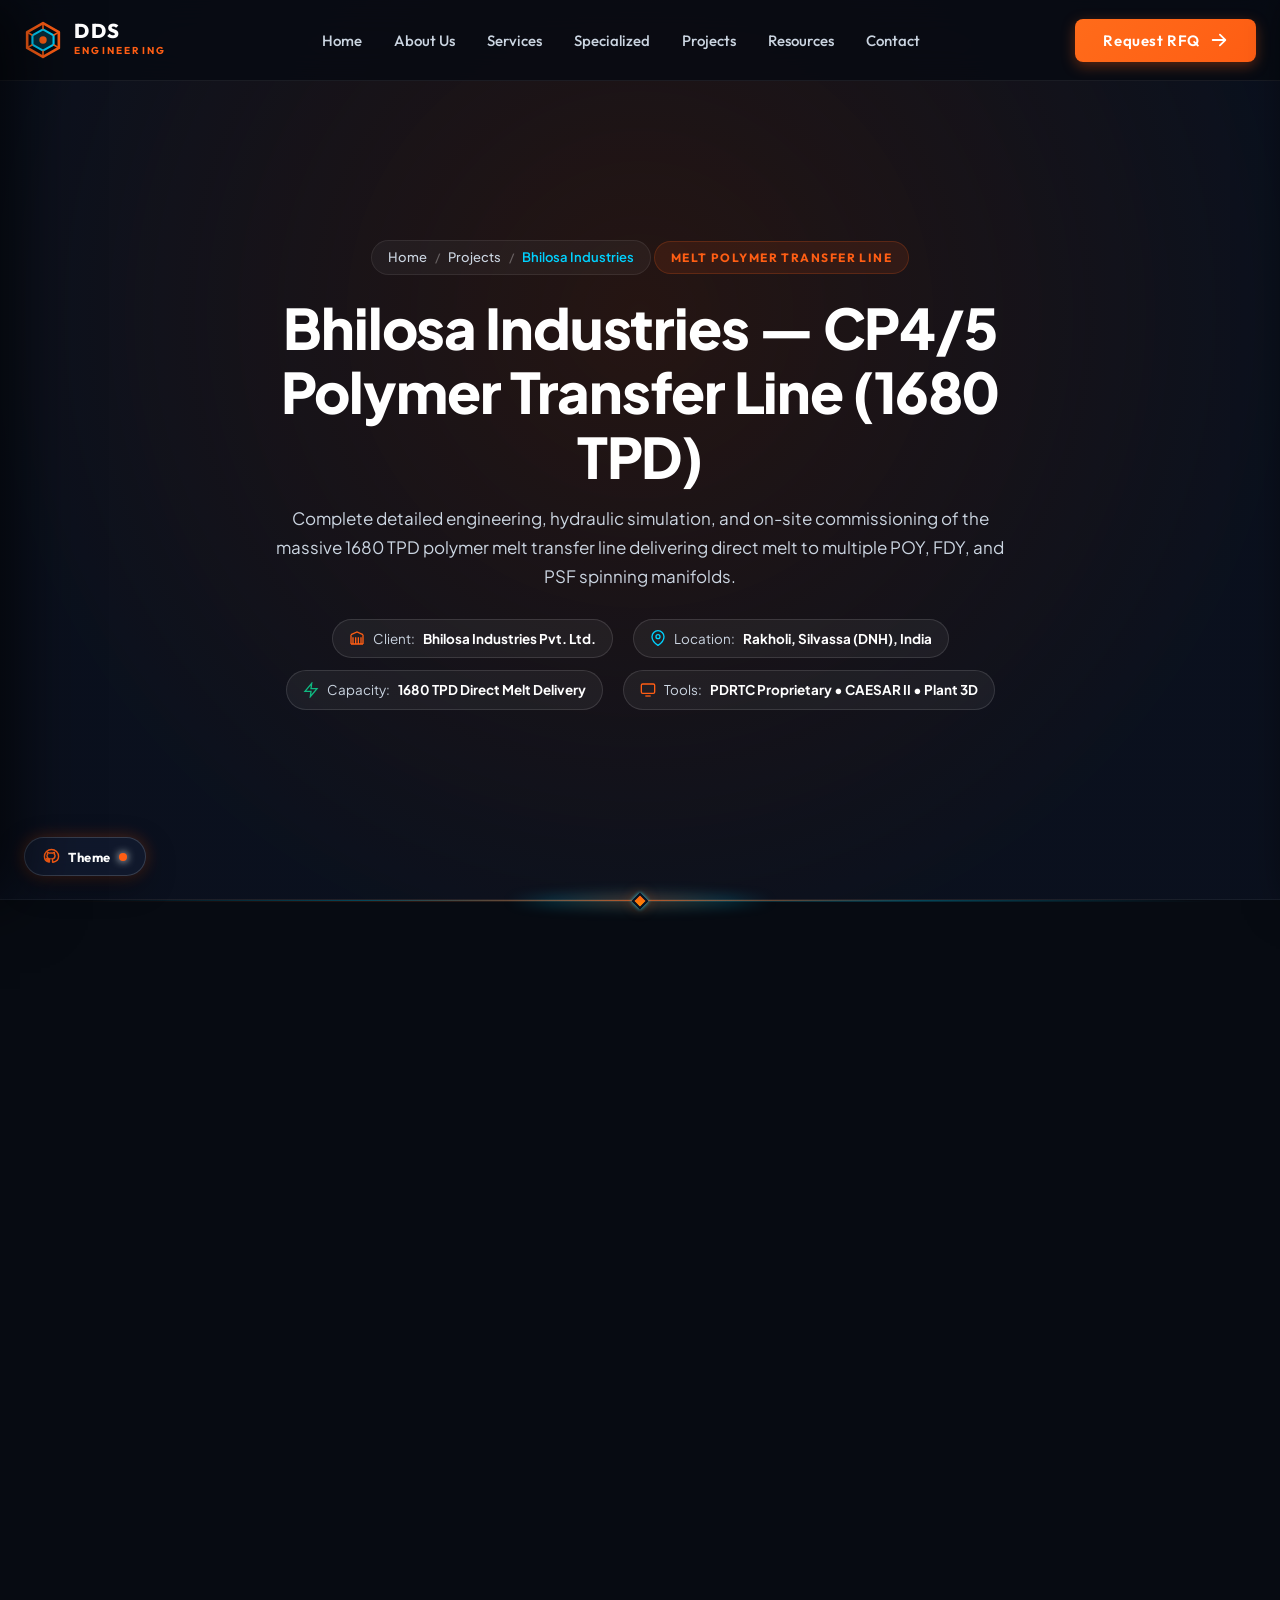
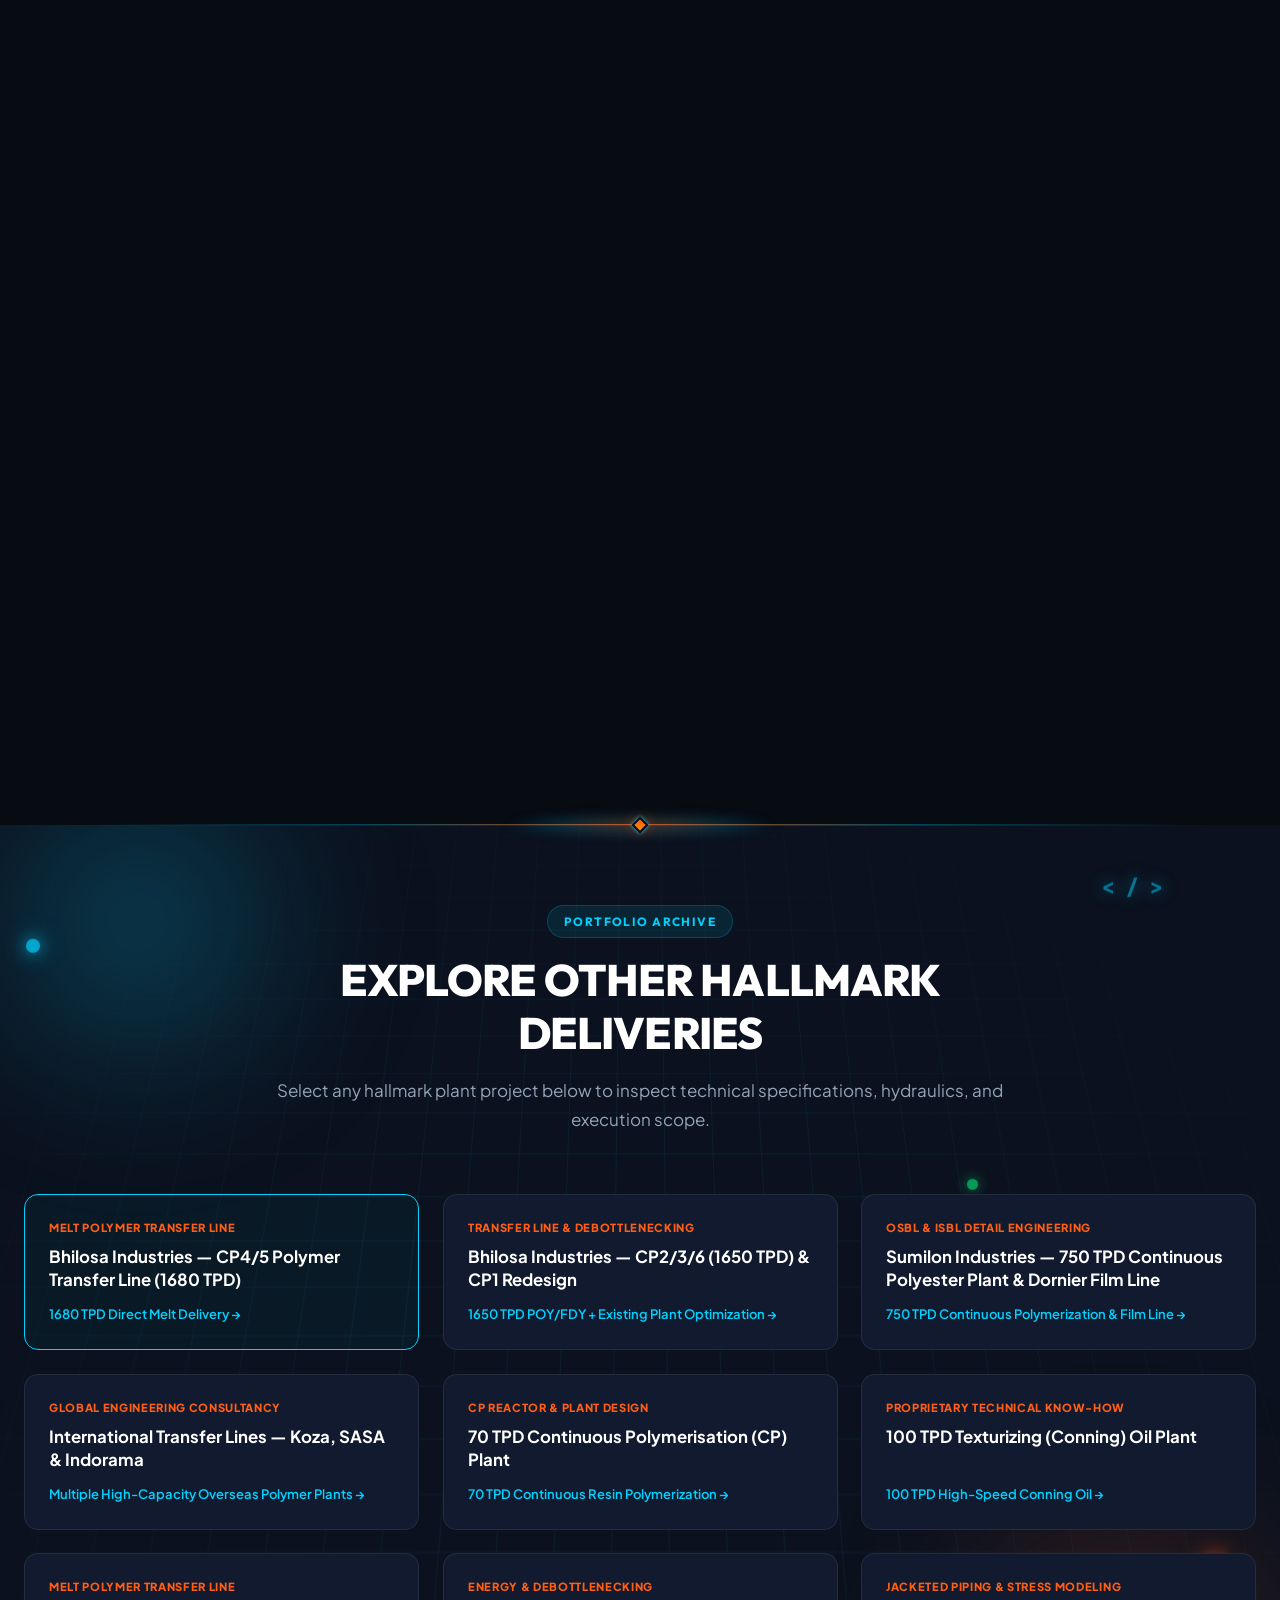
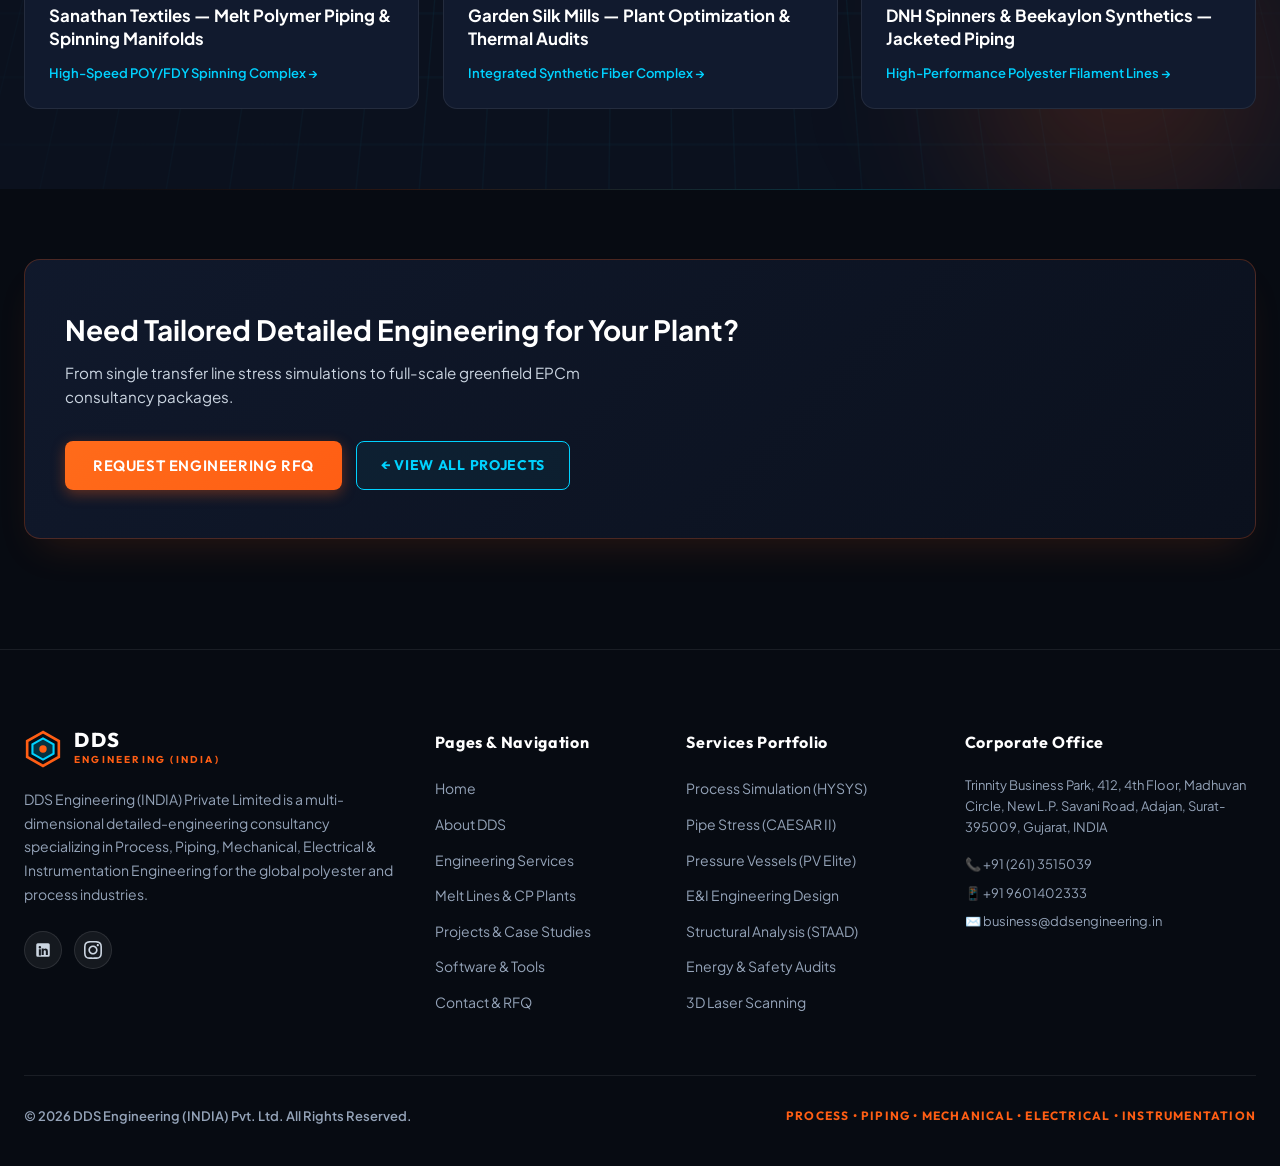
<file: case-study.html>
<!DOCTYPE html>
<html lang="en">

<head>
  <meta charset="UTF-8">
  <meta name="viewport" content="width=device-width, initial-scale=1.0">
  <title id="pageTitle">Case Study | DDS Engineering (INDIA) Pvt. Ltd.</title>
  <meta name="description" id="pageMetaDesc"
    content="Comprehensive engineering case study by DDS Engineering (INDIA) Pvt. Ltd., detailing process design, pipe stress modeling, and commissioning.">

  <!-- Google Fonts: Outfit (Headings) & Plus Jakarta Sans (Body) -->
  <link rel="preconnect" href="https://fonts.googleapis.com">
  <link rel="preconnect" href="https://fonts.gstatic.com" crossorigin>
  <link
    href="https://fonts.googleapis.com/css2?family=Outfit:wght@400;500;600;700;800;900&family=Plus+Jakarta+Sans:wght@300;400;500;600;700;800&family=JetBrains+Mono:wght@400;500;700&display=swap"
    rel="stylesheet">

  <link rel="stylesheet" href="styles.css">
</head>

<body>

  <!-- ==================== TOP NAVIGATION BAR ==================== -->
  <header class="site-header" id="siteHeader">
    <div class="container header-container">
      <a href="index.html" class="brand-logo" id="navLogo">
        <div class="logo-icon">
          <svg viewBox="0 0 36 36" fill="none" xmlns="http://www.w3.org/2000/svg">
            <path d="M18 2L3 10.5V25.5L18 34L33 25.5V10.5L18 2Z" stroke="#FF5E14" stroke-width="2.5"
              stroke-linejoin="round" />
            <path d="M18 8L8 13.5V22.5L18 28L28 22.5V13.5L18 8Z" fill="#00D2FF" fill-opacity="0.18" stroke="#00D2FF"
              stroke-width="2" />
            <circle cx="18" cy="18" r="3.5" fill="#FF5E14" />
            <path d="M18 2V8M3 10.5L8 13.5M33 10.5L28 13.5M3 25.5L8 22.5M33 25.5L28 22.5M18 34V28" stroke="#FF5E14"
              stroke-width="1.5" />
          </svg>
        </div>
        <div class="logo-text">
          <span class="logo-main">DDS</span>
          <span class="logo-sub">ENGINEERING</span>
        </div>
      </a>

      <!-- Desktop Nav Links -->
      <nav class="nav-menu" id="navMenu">
        <ul class="nav-list">
          <li><a href="index.html" class="nav-link" id="navHome">Home</a></li>
          <li><a href="about.html" class="nav-link" id="navAbout">About Us</a></li>
          <li><a href="services.html" class="nav-link" id="navServices">Services</a></li>
          <li><a href="specialized.html" class="nav-link" id="navSpecialized">Specialized</a></li>
          <li><a href="projects.html" class="nav-link active" id="navProjects">Projects</a></li>
          <li><a href="resources.html" class="nav-link" id="navResources">Resources</a></li>
          <li><a href="contact.html" class="nav-link" id="navContact">Contact</a></li>
        </ul>
      </nav>

      <!-- Right Action CTA -->
      <div class="header-actions">
        <button class="btn btn-primary btn-glow" id="btnRequestQuoteHeader" onclick="openQuoteModal()">
          Request RFQ
          <svg class="btn-icon" viewBox="0 0 20 20" fill="currentColor">
            <path fill-rule="evenodd"
              d="M10.293 3.293a1 1 0 011.414 0l6 6a1 1 0 010 1.414l-6 6a1 1 0 01-1.414-1.414L14.586 11H3a1 1 0 110-2h11.586l-4.293-4.293a1 1 0 010-1.414z"
              clip-rule="evenodd" />
          </svg>
        </button>

        <!-- Mobile Hamburger Toggle -->
        <button class="hamburger-btn" id="mobileMenuToggle" aria-label="Toggle Navigation Menu">
          <span class="bar"></span>
          <span class="bar"></span>
          <span class="bar"></span>
        </button>
      </div>
    </div>
  </header>

  <!-- Mobile Drawer Menu -->
  <div class="mobile-drawer" id="mobileDrawer">
    <div class="drawer-header">
      <div class="logo-text">
        <span class="logo-main">DDS</span>
        <span class="logo-sub">ENGINEERING (INDIA)</span>
      </div>
      <button class="drawer-close" id="drawerClose">&times;</button>
    </div>
    <ul class="mobile-nav-list">
      <li><a href="index.html" class="mobile-nav-link" onclick="closeDrawer()">Home</a></li>
      <li><a href="about.html" class="mobile-nav-link" onclick="closeDrawer()">About Company</a></li>
      <li><a href="services.html" class="mobile-nav-link" onclick="closeDrawer()">Engineering Services</a></li>
      <li><a href="specialized.html" class="mobile-nav-link" onclick="closeDrawer()">Specialized &amp; Melt Lines</a></li>
      <li><a href="projects.html" class="mobile-nav-link" onclick="closeDrawer()">Featured Projects</a></li>
      <li><a href="resources.html" class="mobile-nav-link" onclick="closeDrawer()">Software &amp; Tools</a></li>
      <li><a href="contact.html" class="mobile-nav-link" onclick="closeDrawer()">Contact Us</a></li>
    </ul>
    <div class="drawer-footer">
      <button class="btn btn-primary btn-block" onclick="closeDrawer(); openQuoteModal();">Request Engineering RFQ</button>
      <div class="drawer-contact-info">
        <p>📞 +91 (261) 3515039 / +91 9601402333</p>
        <p>✉️ business@ddsengineering.in</p>
      </div>
    </div>
  </div>
  <div class="drawer-overlay" id="drawerOverlay" onclick="closeDrawer()"></div>

  <main>
    <!-- ==================== CASE STUDY HERO BANNER ==================== -->
    <section class="page-hero-banner" id="caseHeroBanner">
      <div class="container page-hero-container">
        <div class="page-breadcrumbs">
          <a href="index.html">Home</a>
          <span class="sep">/</span>
          <a href="projects.html">Projects</a>
          <span class="sep">/</span>
          <span class="current" id="caseBreadcrumbTitle">Bhilosa CP4/5 Project</span>
        </div>
        <span class="section-badge-pill orange" id="caseHeroBadge">MELT POLYMER TRANSFER LINE</span>
        <h1 class="page-hero-title" id="caseHeroTitle">Bhilosa Industries — CP4/5 Polymer Transfer Line (1680 TPD)</h1>
        <p class="page-hero-desc" id="caseHeroDesc">
          Comprehensive detail engineering and commissioning of high-pressure, high-temperature jacketed melt transfer piping supplying uniform IV direct melt to 48+ spinning take-up beams.
        </p>

        <!-- Top Metadata Chips -->
        <div class="case-study-hero-meta" id="caseHeroMeta">
          <!-- Injected via JavaScript -->
        </div>
      </div>
    </section>

    <!-- ==================== SECTION DIVIDER ==================== -->
    <div class="section-divider-glow">
      <div class="section-divider-diamond"></div>
    </div>

    <!-- ==================== MAIN CASE STUDY CONTENT ==================== -->
    <section class="subpage-section bg-space" style="padding-top: 50px;">
      <div class="container">
        <div class="case-study-layout">

          <!-- Left Column: Primary Content -->
          <article class="case-study-main">

            <!-- High-Res Plant Visual & Telemetry Box -->
            <div class="case-study-media-wrap">
              <img id="caseMainImage" src="assets/dds_melt_transfer.jpg" alt="Case Study Facility" class="case-study-hero-img" loading="eager" fetchpriority="high" decoding="async">
              <div class="case-study-img-overlay">
                <div>
                  <span class="pill-mini orange" id="caseOverlayTag">COMMISSIONED FACILITY</span>
                  <h3 style="color: #FFFFFF; font-size: 1.15rem; margin-top: 6px;" id="caseOverlayCaption">Silvassa Integrated Manufacturing Complex</h3>
                </div>
                <div class="case-study-telemetry-badge">
                  <div>
                    <span class="telemetry-lbl">Primary Metric</span>
                    <span class="telemetry-val" id="caseOverlayMetric">1680 TPD</span>
                  </div>
                </div>
              </div>
            </div>

            <!-- Executive Summary -->
            <div class="case-block-card">
              <h2 class="case-block-title">
                <svg viewBox="0 0 24 24" width="22" height="22" fill="none" stroke="#FF5E14" stroke-width="2.2">
                  <path d="M14 2H6a2 2 0 0 0-2 2v16a2 2 0 0 0 2 2h12a2 2 0 0 0 2-2V8z"></path>
                  <polyline points="14 2 14 8 20 8"></polyline>
                  <line x1="16" y1="13" x2="8" y2="13"></line>
                  <line x1="16" y1="17" x2="8" y2="17"></line>
                  <polyline points="10 9 9 9 8 9"></polyline>
                </svg>
                Executive Project Overview
              </h2>
              <div id="caseOverviewBody">
                <!-- Injected via JavaScript -->
              </div>
            </div>

            <!-- The Engineering Challenge -->
            <div class="case-block-card case-challenge-box">
              <h2 class="case-block-title" style="color: #FF7733;">
                <svg viewBox="0 0 24 24" width="22" height="22" fill="none" stroke="#FF5E14" stroke-width="2.2">
                  <polygon points="12 2 22 20 2 20 12 2"></polygon>
                  <line x1="12" y1="9" x2="12" y2="13"></line>
                  <line x1="12" y1="17" x2="12.01" y2="17"></line>
                </svg>
                The Engineering Challenge
              </h2>
              <div id="caseChallengeBody">
                <!-- Injected via JavaScript -->
              </div>
            </div>

            <!-- DDS Engineering Solution -->
            <div class="case-block-card case-solution-box">
              <h2 class="case-block-title" style="color: #00D2FF;">
                <svg viewBox="0 0 24 24" width="22" height="22" fill="none" stroke="#00D2FF" stroke-width="2.2">
                  <path d="M22 11.08V12a10 10 0 1 1-5.93-9.14"></path>
                  <polyline points="22 4 12 14.01 9 11.01"></polyline>
                </svg>
                DDS Technical Methodology &amp; Engineering Solution
              </h2>
              <div id="caseSolutionBody">
                <!-- Injected via JavaScript -->
              </div>
            </div>

            <!-- Technical Specifications Table -->
            <div class="case-block-card">
              <h2 class="case-block-title">
                <svg viewBox="0 0 24 24" width="22" height="22" fill="none" stroke="#FF5E14" stroke-width="2.2">
                  <rect x="3" y="3" width="18" height="18" rx="2" ry="2"></rect>
                  <line x1="3" y1="9" x2="21" y2="9"></line>
                  <line x1="3" y1="15" x2="21" y2="15"></line>
                  <line x1="9" y1="3" x2="9" y2="21"></line>
                  <line x1="15" y1="3" x2="15" y2="21"></line>
                </svg>
                Hydraulic &amp; Operating Parameters
              </h2>
              <p>Key technical design limits engineered, simulated, and validated by DDS Engineering:</p>
              <div class="case-specs-table-wrap">
                <table class="case-specs-table" id="caseSpecsTable">
                  <thead>
                    <tr>
                      <th>Design Parameter</th>
                      <th>Engineering Specification</th>
                      <th>Simulation Standard / Code</th>
                    </tr>
                  </thead>
                  <tbody id="caseSpecsBody">
                    <!-- Injected via JavaScript -->
                  </tbody>
                </table>
              </div>
            </div>

            <!-- Scope of Deliverables -->
            <div class="case-block-card">
              <h2 class="case-block-title">
                <svg viewBox="0 0 24 24" width="22" height="22" fill="none" stroke="#00D2FF" stroke-width="2.2">
                  <path d="M21 16V8a2 2 0 0 0-1-1.73l-7-4a2 2 0 0 0-2 0l-7 4A2 2 0 0 0 3 8v8a2 2 0 0 0 1 1.73l7 4a2 2 0 0 0 2 0l7-4A2 2 0 0 0 21 16z"></path>
                  <polyline points="3.27 6.96 12 12.01 20.73 6.96"></polyline>
                  <line x1="12" y1="22.08" x2="12" y2="12"></line>
                </svg>
                Detailed Engineering Deliverables
              </h2>
              <div class="case-deliverables-grid" id="caseDeliverablesGrid">
                <!-- Injected via JavaScript -->
              </div>
            </div>

            <!-- Measurable Outcomes & Impact -->
            <div class="case-block-card" style="background: radial-gradient(circle at top right, rgba(0, 210, 255, 0.08) 0%, var(--bg-navy-card) 60%);">
              <h2 class="case-block-title">
                <svg viewBox="0 0 24 24" width="22" height="22" fill="none" stroke="#FF5E14" stroke-width="2.2">
                  <polyline points="23 6 13.5 15.5 8.5 10.5 1 18"></polyline>
                  <polyline points="17 6 23 6 23 12"></polyline>
                </svg>
                Measurable Impact &amp; Client Outcomes
              </h2>
              <div id="caseOutcomesBody">
                <!-- Injected via JavaScript -->
              </div>
            </div>

          </article>

          <!-- Right Sidebar: Quick Facts & Case Navigator -->
          <aside class="case-study-sidebar">

            <!-- Quick Project Summary Card -->
            <div class="case-sidebar-card">
              <h3 class="case-sidebar-heading">
                <span>PROJECT SNAPSHOT</span>
                <span class="pulse-dot orange"></span>
              </h3>
              <ul class="case-quick-meta-list" id="caseQuickMetaList">
                <!-- Injected via JavaScript -->
              </ul>
              <div style="margin-top: 24px;">
                <button class="btn btn-primary btn-block btn-glow" id="btnSidebarInquire" onclick="handleCaseStudyInquiry()">
                  REQUEST SIMILAR PROPOSAL
                </button>
              </div>
            </div>

            <!-- Related Case Studies Navigator -->
            <div class="case-sidebar-card">
              <h3 class="case-sidebar-heading">
                <span>CASE STUDY DIRECTORY</span>
                <span style="font-size: 0.75rem; color: var(--accent-cyan); font-weight: 700;">(9)</span>
              </h3>
              <ul class="related-case-nav-list" id="caseNavList">
                <!-- Injected via JavaScript -->
              </ul>
            </div>

            <!-- Direct Contact Card -->
            <div class="case-sidebar-card" style="background: rgba(255, 94, 20, 0.04); border-color: rgba(255, 94, 20, 0.2);">
              <h4 style="color: #FFFFFF; font-size: 0.95rem; margin-bottom: 8px;">Talk to Principal Engineers</h4>
              <p style="font-size: 0.8125rem; color: var(--text-slate-400); margin-bottom: 16px;">
                Have questions about hydraulic balance or high-pressure jacketed piping? Consult our engineering leadership.
              </p>
              <a href="tel:+919601402333" class="btn btn-outline-orange btn-block" style="font-size: 0.8125rem; padding: 8px 12px;">
                📞 +91 9601402333
              </a>
            </div>

          </aside>
        </div>
      </div>
    </section>

    <!-- ==================== SECTION DIVIDER ==================== -->
    <div class="section-divider-glow">
      <div class="section-divider-diamond"></div>
    </div>

    <!-- ==================== EXPLORE ALL CASE STUDIES ==================== -->
    <section class="case-study-switcher-section interactive-parallax-section" id="allCaseStudies" data-interactive-parallax="caseStudies">
      <!-- Interactive Futuristic Parallax Background Canvas -->
      <div class="interactive-bg-stage" aria-hidden="true">
        <div class="interactive-grid-mesh"></div>
        <div class="interactive-glow-orb orb-cyan"></div>
        <div class="interactive-glow-orb orb-orange"></div>
        <div class="floating-particle p-node-1" data-depth="0.10"></div>
        <div class="floating-particle p-node-2" data-depth="0.16"></div>
        <div class="floating-particle p-node-3" data-depth="-0.12"></div>
        <div class="floating-particle p-glyph p-glyph-1" data-depth="0.20">&lt; / &gt;</div>
        <div class="floating-particle p-glyph p-glyph-2" data-depth="-0.14">&#x25C7;</div>
        <div class="floating-particle p-glyph p-glyph-3" data-depth="0.11">&#x2B21;</div>
      </div>

      <div class="container">
        <div class="section-header text-center">
          <span class="section-badge-pill cyan">PORTFOLIO ARCHIVE</span>
          <h2 class="section-title text-white">EXPLORE OTHER HALLMARK DELIVERIES</h2>
          <p class="section-description text-gray">
            Select any hallmark plant project below to inspect technical specifications, hydraulics, and execution scope.
          </p>
        </div>

        <div class="case-study-switcher-grid" id="caseSwitcherGrid">
          <!-- Injected via JavaScript -->
        </div>
      </div>
    </section>

    <!-- ==================== SUBPAGE CALLOUT BANNER ==================== -->
    <section class="subpage-section bg-space" style="padding-top: 0;">
      <div class="container">
        <div class="subpage-cta-banner">
          <div class="subpage-cta-content">
            <h3>Need Tailored Detailed Engineering for Your Plant?</h3>
            <p>From single transfer line stress simulations to full-scale greenfield EPCm consultancy packages.</p>
          </div>
          <div style="display: flex; gap: 14px; flex-wrap: wrap;">
            <button class="btn btn-primary btn-glow" onclick="openQuoteModal()">REQUEST ENGINEERING RFQ</button>
            <a href="projects.html" class="btn btn-outline-cyan">&larr; VIEW ALL PROJECTS</a>
          </div>
        </div>
      </div>
    </section>
  </main>

  <!-- ==================== GLOBAL FOOTER ==================== -->
  <footer class="site-footer" id="footer">
    <div class="container footer-container">
      <div class="footer-top">
        <div class="footer-col brand-col">
          <a href="index.html" class="brand-logo footer-logo">
            <div class="logo-icon">
              <svg viewBox="0 0 36 36" fill="none" xmlns="http://www.w3.org/2000/svg">
                <path d="M18 2L3 10.5V25.5L18 34L33 25.5V10.5L18 2Z" stroke="#FF5E14" stroke-width="2.5" />
                <path d="M18 8L8 13.5V22.5L18 28L28 22.5V13.5L18 8Z" fill="#00D2FF" fill-opacity="0.2" stroke="#00D2FF"
                  stroke-width="2" />
                <circle cx="18" cy="18" r="3.5" fill="#FF5E14" />
              </svg>
            </div>
            <div class="logo-text">
              <span class="logo-main">DDS</span>
              <span class="logo-sub">ENGINEERING (INDIA)</span>
            </div>
          </a>
          <p class="footer-bio">
            DDS Engineering (INDIA) Private Limited is a multi-dimensional detailed-engineering consultancy specializing in
            Process, Piping, Mechanical, Electrical &amp; Instrumentation Engineering for the global polyester and process
            industries.
          </p>
          <div class="social-links">
            <a href="https://www.linkedin.com/in/dds-engineering-9b109b209/" target="_blank" rel="noopener noreferrer"
              class="social-btn" aria-label="LinkedIn">
              <svg viewBox="0 0 24 24" fill="currentColor">
                <path
                  d="M19 3a2 2 0 0 1 2 2v14a2 2 0 0 1-2 2H5a2 2 0 0 1-2-2V5a2 2 0 0 1 2-2h14m-.5 15.5v-5.3a3.26 3.26 0 0 0-3.26-3.26c-.85 0-1.84.52-2.28 1.3v-1.11h-2.79v8.37h2.79v-4.93c0-.77.62-1.4 1.39-1.4a1.4 1.4 0 0 1 1.4 1.4v4.93h2.75M6.46 10.9v8.37H9.2V10.9H6.46M7.83 6.7a1.64 1.64 0 1 0 0 3.28 1.64 1.64 0 0 0 0-3.28z" />
              </svg>
            </a>
            <a href="https://www.instagram.com/dds_engineering/?igshid=MzRlODBiNWFlZA%3D%3D" target="_blank"
              rel="noopener noreferrer" class="social-btn" aria-label="Instagram">
              <svg viewBox="0 0 24 24" fill="currentColor">
                <path
                  d="M12 2.163c3.204 0 3.584.012 4.85.07 3.252.148 4.771 1.691 4.919 4.919.058 1.265.069 1.645.069 4.849 0 3.205-.012 3.584-.069 4.849-.149 3.225-1.664 4.771-4.919 4.919-1.266.058-1.644.07-4.85.07-3.204 0-3.584-.012-4.849-.07-3.26-.149-4.771-1.699-4.919-4.92-.058-1.265-.07-1.644-.07-4.849 0-3.204.013-3.583.07-4.849.149-3.227 1.664-4.771 4.919-4.919 1.266-.057 1.645-.069 4.849-.069zm0-2.163c-3.259 0-3.667.014-4.947.072-4.358.2-6.78 2.618-6.98 6.98-.059 1.281-.073 1.689-.073 4.948 0 3.259.014 3.668.072 4.948.2 4.358 2.618 6.78 6.98 6.98 1.281.058 1.689.072 4.948.072 3.259 0 3.668-.014 4.948-.072 4.354-.2 6.782-2.618 6.979-6.98.059-1.28.073-1.689.073-4.948 0-3.259-.014-3.667-.072-4.947-.196-4.354-2.617-6.78-6.979-6.98-1.281-.059-1.69-.073-4.949-.073zm0 5.838c-3.403 0-6.162 2.759-6.162 6.162s2.759 6.163 6.162 6.163 6.162-2.759 6.162-6.163c0-3.403-2.759-6.162-6.162-6.162zm0 10.162c-2.209 0-4-1.79-4-4 0-2.209 1.791-4 4-4s4 1.791 4 4c0 2.21-1.791 4-4 4zm6.406-11.845c-.796 0-1.441.645-1.441 1.44s.645 1.44 1.441 1.44c.795 0 1.439-.645 1.439-1.44s-.644-1.44-1.439-1.44z" />
              </svg>
            </a>
          </div>
        </div>

        <div class="footer-col">
          <h4 class="footer-heading">Pages &amp; Navigation</h4>
          <ul class="footer-nav">
            <li><a href="index.html">Home</a></li>
            <li><a href="about.html">About DDS</a></li>
            <li><a href="services.html">Engineering Services</a></li>
            <li><a href="specialized.html">Melt Lines &amp; CP Plants</a></li>
            <li><a href="projects.html">Projects &amp; Case Studies</a></li>
            <li><a href="resources.html">Software &amp; Tools</a></li>
            <li><a href="contact.html">Contact &amp; RFQ</a></li>
          </ul>
        </div>

        <div class="footer-col">
          <h4 class="footer-heading">Services Portfolio</h4>
          <ul class="footer-nav">
            <li><a href="services.html#process">Process Simulation (HYSYS)</a></li>
            <li><a href="services.html#piping">Pipe Stress (CAESAR II)</a></li>
            <li><a href="services.html#equipment">Pressure Vessels (PV Elite)</a></li>
            <li><a href="services.html#electrical">E&amp;I Engineering Design</a></li>
            <li><a href="services.html#civil">Structural Analysis (STAAD)</a></li>
            <li><a href="services.html#audits">Energy &amp; Safety Audits</a></li>
            <li><a href="services.html#scanning">3D Laser Scanning</a></li>
          </ul>
        </div>

        <div class="footer-col">
          <h4 class="footer-heading">Corporate Office</h4>
          <p class="newsletter-desc">Trinnity Business Park, 412, 4th Floor, Madhuvan Circle, New L.P. Savani Road, Adajan,
            Surat-395009, Gujarat, INDIA</p>
          <div class="footer-contact-links">
            <a href="tel:+912613515039" class="f-contact-link">📞 +91 (261) 3515039</a>
            <a href="tel:+919601402333" class="f-contact-link">📱 +91 9601402333</a>
            <a href="mailto:business@ddsengineering.in" class="f-contact-link">✉️ business@ddsengineering.in</a>
          </div>
        </div>
      </div>

      <div class="footer-bottom">
        <p class="copyright-text">&copy; 2026 DDS Engineering (INDIA) Pvt. Ltd. All Rights Reserved.</p>
        <p class="footer-tagline">PROCESS &bull; PIPING &bull; MECHANICAL &bull; ELECTRICAL &bull; INSTRUMENTATION</p>
      </div>
    </div>
  </footer>

  <!-- ==================== REQUEST RFQ / PROPOSAL MODAL ==================== -->
  <div class="modal-backdrop" id="quoteModalBackdrop" onclick="closeQuoteModal(event)">
    <div class="modal-dialog glass-panel-dark">
      <button class="modal-close" onclick="closeQuoteModal()">&times;</button>
      <div class="modal-header">
        <span class="pill-mini orange" id="quoteModalBadge">ENGINEERING RFQ</span>
        <h3 class="modal-title" id="quoteModalTitle">Request Detailed Engineering RFQ</h3>
        <p class="modal-subtitle" id="quoteModalSubtitle">Submit your plant parameters, capacity, and design scope to our
          principal consultants.</p>
      </div>
      <form class="modal-form" onsubmit="handleQuoteSubmit(event)">
        <div class="form-row">
          <div class="form-group">
            <label>Your Name *</label>
            <input type="text" required class="form-control" placeholder="e.g. Neeraj Sharma">
          </div>
          <div class="form-group">
            <label>Company / Organization *</label>
            <input type="text" required class="form-control" placeholder="e.g. Synthetic Polymer Corp">
          </div>
        </div>
        <div class="form-row">
          <div class="form-group">
            <label>Work Email *</label>
            <input type="email" required class="form-control" placeholder="n.sharma@corp.com">
          </div>
          <div class="form-group">
            <label>Service Area Required</label>
            <select class="form-control" id="quoteServiceSelect">
              <option value="Melt Polymer Transfer Line Design">Melt Polymer Transfer Line Design</option>
              <option value="Process Engineering &amp; Simulation">Process Engineering &amp; Simulation</option>
              <option value="Piping Design &amp; Stress Analysis">Piping Design &amp; Stress Analysis</option>
              <option value="Mechanical Static &amp; Rotating Equipment">Mechanical Static &amp; Rotating Equipment</option>
              <option value="Electrical &amp; Instrumentation (E&amp;I)">Electrical &amp; Instrumentation (E&amp;I)</option>
              <option value="Civil &amp; Structural Engineering">Civil &amp; Structural Engineering</option>
              <option value="Project Management &amp; Commissioning">Project Management &amp; Commissioning</option>
              <option value="Industrial Services &amp; Plant Audits">Industrial Services &amp; Plant Audits</option>
              <option value="3D Laser Scanning &amp; Reverse Engineering">3D Laser Scanning &amp; Reverse Engineering</option>
              <option value="Complete Plant Detail Engineering">Complete Plant Detail Engineering</option>
              <option value="Continuous Polymerisation (CP) Plant">Continuous Polymerisation (CP) Plant</option>
              <option value="Texturizing / Conning Oil Plant">Texturizing / Conning Oil Plant</option>
            </select>
          </div>
        </div>
        <div class="form-group">
          <label>Scope / Operating Parameters (TPD, Temperature, Fluid) *</label>
          <textarea rows="3" required class="form-control"
            placeholder="Provide plant capacity, polymer type (PET/POY/FDY/PSF), line layout or timeline..."></textarea>
        </div>
        <button type="submit" class="btn btn-primary btn-block btn-glow">SUBMIT ENGINEERING RFQ</button>
      </form>
    </div>
  </div>

  <div class="toast-container" id="toastContainer"></div>

  <!-- Back to Top Floating Button -->
  <button class="back-to-top" id="backToTopBtn" onclick="scrollToTop()" aria-label="Back to top">
    <svg viewBox="0 0 24 24" fill="none" stroke="currentColor" stroke-width="2.5">
      <path d="M18 15l-6-6-6 6" />
    </svg>
  </button>

  <script src="animations.js" defer></script>
  <script src="script.js" defer></script>
  <script src="theme-editor.js" defer></script>

  <!-- ==================== DYNAMIC CASE STUDY CONTROLLER ==================== -->
  <script>
    const comprehensiveCaseStudies = {
      1: {
        id: 1,
        title: 'Bhilosa Industries — CP4/5 Polymer Transfer Line (1680 TPD)',
        tag: 'MELT POLYMER TRANSFER LINE',
        badgeColor: 'orange',
        heroDesc: 'Complete detailed engineering, hydraulic simulation, and on-site commissioning of the massive 1680 TPD polymer melt transfer line delivering direct melt to multiple POY, FDY, and PSF spinning manifolds.',
        client: 'Bhilosa Industries Pvt. Ltd.',
        location: 'Rakholi, Silvassa (DNH), India',
        capacity: '1680 TPD Direct Melt Delivery',
        duration: 'Turnkey Detail Design to Commissioning',
        software: 'PDRTC Proprietary &bull; CAESAR II &bull; Plant 3D',
        serviceArea: 'Melt Polymer Transfer Line Design',
        image: 'assets/dds_melt_transfer.jpg',
        overlayCaption: 'CP4/5 Polymer Transfer Line Manifold Complex',
        overview: `<p>Bhilosa Industries Pvt. Ltd. commissioned DDS Engineering to execute the comprehensive detailed engineering for their flagship CP4/5 Continuous Polymerization plant expansion. With an unprecedented total throughput capacity of 1,680 Metric Tons Per Day (TPD), this project ranks among the largest single-site polyester melt distribution networks globally.</p>
        <p>The scope demanded delivering molten polyethylene terephthalate (PET) at temperatures exceeding 280°C and pressures up to 160 bar from the polycondensation discharge directly to multiple spinning lines, including high-speed Partially Oriented Yarn (POY), Fully Drawn Yarn (FDY), and Polyester Staple Fiber (PSF) take-up beams.</p>`,
        challenge: `<p>Engineering polymer melt transfer at 1680 TPD presents severe hydrodynamic and mechanical challenges:</p>
        <ul class="discipline-deliverables" style="margin-top: 14px;">
          <li><strong>Residence Time Uniformity:</strong> Molten PET is non-Newtonian and thermal degradation-sensitive. Any discrepancy in transit time causes Intrinsic Viscosity (IV) drops and yarn breaks in downstream spinning machines.</li>
          <li><strong>Extreme Thermal Stress:</strong> Operating between 280°C and 290°C creates immense thermal expansion on jacketed pipe sections, risking nozzle overloading on booster pumps and filter manifolds.</li>
          <li><strong>Complex Hydraulics:</strong> Symmetrical pressure balancing across 48+ individual spinning beam branch take-offs without creating stagnant "dead zones."</li>
        </ul>`,
        solution: `<p>DDS Engineering deployed our proprietary <strong>Pressure Drop and Residence Time Calculation (PDRTC)</strong> software suite alongside advanced finite element pipe stress simulations:</p>
        <ul class="discipline-deliverables" style="margin-top: 14px;">
          <li><strong>Hydrodynamic Balancing:</strong> Computed branch-by-branch diameters and lengths to ensure identical fluid residence time distribution (variance strictly under 2%) across all spinning positions.</li>
          <li><strong>CAESAR II Stress Analysis:</strong> Engineered an optimized 3D expansion loop and spring hanger system, maintaining pump nozzle loads well below vendor allowables per API 610 / ASME standards.</li>
          <li><strong>Full Jacketed Spooling:</strong> Produced 3D intelligent fabrication isometric drawings with detailed vapor/liquid HTM jacket routing and thermal insulation detailing.</li>
        </ul>`,
        specs: [
          { param: 'Nominal Plant Throughput', spec: '1680 Metric Tons Per Day (TPD)', std: 'Continuous 24/7 Polycondensation' },
          { param: 'Operating Melt Temperature', spec: '282°C – 288°C (±1.5°C)', std: 'Liquid/Vapor HTM Jacketing' },
          { param: 'Design Operating Pressure', spec: '160 bar (Hydrotested at 240 bar)', std: 'ASME B31.3 Chemical Process Piping' },
          { param: 'Fluid Rheology', spec: 'High-Viscosity Non-Newtonian PET Melt', std: 'PDRTC Shear Rate Simulation' },
          { param: 'Residence Time Variance', spec: '< 2.5% across all spinning beams', std: 'Proprietary DDS Balancing Algorithm' },
          { param: 'Piping Material', spec: 'Specialty SS316L Core / Carbon Steel Jacket', std: 'ASTM A312 / A106 Grade B' }
        ],
        deliverables: [
          { title: 'PDRTC Simulation Report', desc: 'Rigorously validated residence time, velocity profiles, and shear rate maps for every line segment.' },
          { title: 'CAESAR II Stress Package', desc: 'Complete static & dynamic stress reports, displacement envelopes, and spring support schedules.' },
          { title: 'Spool Fabrication Isometrics', desc: 'Millimeter-accurate 3D intelligent fabrication spools with complete Bill of Materials (BOM).' },
          { title: 'Commissioning Oversight', desc: 'On-site technical supervision for pre-commissioning HTM flushes and polymer charging.' }
        ],
        outcomes: `<p>The CP4/5 plant was successfully commissioned with zero delays. Continuous online sampling confirmed uniform intrinsic viscosity (IV) across all spinning positions, eliminating yarn filament breakages and saving an estimated 14% in initial Capex through optimized hydraulic routing.</p>`
      },
      2: {
        id: 2,
        title: 'Bhilosa Industries — CP2/3/6 (1650 TPD) & CP1 Redesign',
        tag: 'TRANSFER LINE & DEBOTTLENECKING',
        badgeColor: 'cyan',
        heroDesc: 'Multi-phase detail engineering of the 1650 TPD CP2/3/6 transfer line coupled with complete hydraulic redesign and thermal stress re-engineering of the existing CP1 plant.',
        client: 'Bhilosa Industries Pvt. Ltd.',
        location: 'Naroli, Silvassa, India',
        capacity: '1650 TPD POY/FDY + Existing Plant Optimization',
        duration: 'Multi-Phase Turnkey Execution',
        software: 'PDRTC &bull; CAESAR II &bull; AutoCAD Plant 3D',
        serviceArea: 'Melt Polymer Transfer Line Design',
        image: 'assets/dds_plant_hero.jpg',
        overlayCaption: 'Naroli Integrated Spinning & Polymerization Facility',
        overview: `<p>Following the successful commissioning of earlier facilities, Bhilosa Industries engaged DDS Engineering for the complex expansion of their CP2, CP3, and CP6 lines, delivering a collective 1650 TPD of molten polymer to high-speed winding machinery. Concurrently, DDS was tasked with debottlenecking and re-engineering the existing CP1 transfer network which was experiencing irregular pressure drops.</p>`,
        challenge: `<p>Integrating new high-capacity melt lines while tying into operating brownfield facilities requires zero margin for error:</p>
        <ul class="discipline-deliverables" style="margin-top: 14px;">
          <li><strong>Brownfield Tie-Ins:</strong> Existing CP1 lines suffered from thermal fatigue and uncalibrated nozzle loads on older booster pumps.</li>
          <li><strong>Space Constrained Piperacks:</strong> Routing massive jacketed pipelines within densely congested existing structural piperacks without triggering thermal collisions.</li>
          <li><strong>Zero Interruption:</strong> Engineering the transition without halting continuous operation of running filament lines.</li>
        </ul>`,
        solution: `<p>DDS implemented a hybrid modernization approach:</p>
        <ul class="discipline-deliverables" style="margin-top: 14px;">
          <li><strong>Thermal Re-balancing:</strong> Recomputed thermal stress lines using CAESAR II, repositioning spring anchors to absorb expansion without overloading pump nozzles.</li>
          <li><strong>PDRTC Optimization:</strong> Redesigned CP1 branch headers with revised cross-sectional flow geometry to equalize fluid velocity and residence time.</li>
          <li><strong>3D Clash Verification:</strong> Built an intelligent 3D model of all existing and proposed lines to ensure 100% clash-free fabrication.</li>
        </ul>`,
        specs: [
          { param: 'Aggregate Capacity', spec: '1650 TPD across CP2, CP3, CP6', std: 'Direct Melt Delivery' },
          { param: 'Operating Pressure', spec: '150 – 165 bar', std: 'ASME B31.3' },
          { param: 'Operating Temperature', spec: '285°C', std: 'Vapor HTM Jacketed' },
          { param: 'Vibration Alleviation', spec: '< 0.8 mm/s vibration at pump headers', std: 'ISO 10816 Vibration Severity' }
        ],
        deliverables: [
          { title: 'Hydraulic Redesign Package', desc: 'Complete revamp drawings for existing CP1 distribution headers.' },
          { title: '3D Intelligent Model', desc: 'Clash-free routing through congested brownfield piperacks.' },
          { title: 'Support & Hanger Book', desc: 'Detailed fabrication drawings for heavy-duty spring supports and rigid restraints.' },
          { title: 'Tie-in Sequence Matrix', desc: 'Step-by-step cold and hot tie-in procedures ensuring uninterrupted plant safety.' }
        ],
        outcomes: `<p>The CP2/3/6 expansion went live on schedule, while the revitalized CP1 line recorded a 22% reduction in pressure fluctuations, immediately improving yarn denier consistency and reducing line breaks.</p>`
      },
      3: {
        id: 3,
        title: 'Sumilon Industries — 750 TPD Continuous Polyester Plant & Dornier Film Line',
        tag: 'OSBL & ISBL DETAIL ENGINEERING',
        badgeColor: 'orange',
        heroDesc: 'Comprehensive OSBL engineering for the 750 TPD OBHE continuous polymerization plant and complete ISBL/OSBL integration with specialized Dornier BOPET film lines.',
        client: 'Sumilon Industries Ltd.',
        location: 'Dahej PCPIR SEZ, Gujarat, India',
        capacity: '750 TPD Continuous Polymerization & Film Line',
        duration: 'Greenfield EPCm Detail Engineering',
        software: 'Aspen HYSYS &bull; CAESAR II &bull; AutoCAD Plant 3D',
        serviceArea: 'Complete Plant Detail Engineering',
        image: 'assets/dds_cad_piping.jpg',
        overlayCaption: 'Sumilon Dahej Petrochemical & Film Complex',
        overview: `<p>Sumilon Industries Ltd. established a world-class 750 TPD Continuous Polyester (PET) plant in Dahej, utilizing licensed OBHE process technology. DDS Engineering served as the principal detailed-engineering consultant for the comprehensive Outside Battery Limits (OSBL) and Inside Battery Limits (ISBL) integration, with a specific focus on direct melt coupling to a state-of-the-art Dornier BOPET film casting line.</p>`,
        challenge: `<p>The project encompassed extensive multidisciplinary requirements:</p>
        <ul class="discipline-deliverables" style="margin-top: 14px;">
          <li><strong>Film Line Purity Standards:</strong> BOPET film casting demands absolute melt temperature stability (±0.5°C) and zero particulate contamination.</li>
          <li><strong>Full Utilities Infrastructure:</strong> Designing complex HTM heater loops, chilled water, compressed air, nitrogen generation, raw materials handling (PTA/EG), and effluent recovery.</li>
          <li><strong>Seismic & Coastal Wind Loads:</strong> Dahej coastal location mandated stringent civil and structural design codes.</li>
        </ul>`,
        solution: `<p>DDS provided an end-to-end multi-disciplinary design package:</p>
        <ul class="discipline-deliverables" style="margin-top: 14px;">
          <li><strong>Integrated Process Flow:</strong> Simulated entire utility circuits in Aspen HYSYS to guarantee maximum heat recovery and minimal utility consumption.</li>
          <li><strong>Precision Film Header:</strong> Engineered high-spec jacketed piping directly connecting polycondensation finishers to the Dornier casting dies.</li>
          <li><strong>Electrical & Instrumentation:</strong> Complete DCS/PLC control architecture, substation single line diagrams, and hazardous area classification.</li>
        </ul>`,
        specs: [
          { param: 'Polyester Capacity', spec: '750 Metric Tons Per Day (TPD)', std: 'OBHE Technology Licensor' },
          { param: 'Film Line Interfacing', spec: 'Direct Melt Delivery to Dornier Line', std: 'High-Clarity Optical Grade BOPET' },
          { param: 'HTM Thermal Circuit', spec: '24 Million kcal/hr Thermal Fluid System', std: 'ASME Sec I / VIII' },
          { param: 'Plant Layout Standards', spec: 'OISD / Factory Act Compliance', std: 'PCPIR Industrial Zone Dahej' }
        ],
        deliverables: [
          { title: 'Full Utility P&IDs', desc: 'Over 120 detailed P&IDs covering steam, HTM, chilled water, and compressed air.' },
          { title: 'Civil / Structural Models', desc: 'STAAD.Pro analysis for 6-story technological structure and piperacks.' },
          { title: 'E&I Engineering Book', desc: 'DCS I/O assignment, cable schedules, and substation equipment sizing.' },
          { title: 'Commissioning Assistance', desc: 'Field engineer deployment through trial runs and commercial startup.' }
        ],
        outcomes: `<p>Plant successfully commissioned delivering optical-grade BOPET film. The energy recovery scheme engineered by DDS reduced net fuel oil consumption by 11% compared to licensor baseline expectations.</p>`
      },
      4: {
        id: 4,
        title: 'International Transfer Lines — Koza, SASA & Indorama',
        tag: 'GLOBAL ENGINEERING CONSULTANCY',
        badgeColor: 'cyan',
        heroDesc: 'Global engineering consultancy delivering polymer transfer lines for Koza Polyester (Turkey), Polymer Cooler addition at SASA (Turkey), and transfer line redesigns for Indorama Indonesia.',
        client: 'Koza Polyester, SASA Polyester (Turkey) & Indorama (Indonesia)',
        location: 'Gaziantep & Adana (Turkey) | Purwakarta (Indonesia)',
        capacity: 'Multiple High-Capacity Overseas Polymer Plants',
        duration: 'International Engineering Contracts',
        software: 'CAESAR II &bull; PDRTC &bull; 3D Laser Scanning',
        serviceArea: 'Melt Polymer Transfer Line Design',
        image: 'assets/dds_melt_transfer.jpg',
        overlayCaption: 'International Overseas Engineering Footprint',
        overview: `<p>Demonstrating our global technical leadership, DDS Engineering has completed major international engineering contracts across the Mediterranean and Southeast Asia. These include detailed polymer melt transfer lines for Koza Polyester (Gaziantep, Turkey), specialized high-viscosity Polymer Cooler additions for SASA Polyester (Adana, Turkey), and comprehensive transfer line overhauls for Indorama and APF in Purwakarta, Indonesia.</p>`,
        challenge: `<p>Executing high-stakes overseas industrial engineering requires bridging diverse international codes:</p>
        <ul class="discipline-deliverables" style="margin-top: 14px;">
          <li><strong>Polymer Cooler Pressure Surges:</strong> Adding large in-line polymer coolers at SASA required handling severe pressure differentials without triggering laminar polymer stagnation.</li>
          <li><strong>Seismic Zone 4 Compliance:</strong> Turkey's high seismic activity necessitated rigorous dynamic seismic flexibility calculations.</li>
          <li><strong>Remote Execution & QA/QC:</strong> Coordinating spool pre-fabrication across international workshops with millimeter precision.</li>
        </ul>`,
        solution: `<p>DDS deployed specialized computational tools and European engineering coordination:</p>
        <ul class="discipline-deliverables" style="margin-top: 14px;">
          <li><strong>Dynamic Seismic FEA:</strong> Engineered robust spring hangers with seismic snubbers and multi-directional sway braces adhering to Turkish Seismic Code.</li>
          <li><strong>Cooler Hydraulic Balancing:</strong> Simulated non-isothermal polymer cooling flow using PDRTC to avoid localized freezing of polymer melt.</li>
          <li><strong>Laser Scan Validation:</strong> Integrated terrestrial 3D LiDAR point clouds to eliminate brownfield tie-in mismatches before overseas fabrication.</li>
        </ul>`,
        specs: [
          { param: 'Design Codes', spec: 'EN 13480 / ASME B31.3 / Turkish Seismic', std: 'International Compliance' },
          { param: 'Operating Pressures', spec: 'Up to 180 bar', std: 'High-Pressure Jacketed Core' },
          { param: 'Cooler Differential Temp', spec: 'Cooling from 288°C to 272°C', std: 'Uniform Radial Temperature' },
          { param: 'Seismic Snubbers', spec: 'Zone 4 Dynamic Sway Restraints', std: 'ASCE 7 / Eurocode 8' }
        ],
        deliverables: [
          { title: 'Seismic Stress Analysis', desc: 'Dynamic spectrum analysis validated for high-seismic industrial zones.' },
          { title: 'Cooler Integration Spools', desc: 'Complete fabrication drawings for transition cones, bypass manifolds, and cooler tie-ins.' },
          { title: 'European Coordination', desc: 'Technical documentation and validation led by DDS European Engineering head.' }
        ],
        outcomes: `<p>All international projects achieved flawless mechanical completion and on-schedule commercial operations, validating DDS Engineering as a trusted global engineering partner.</p>`
      },
      5: {
        id: 5,
        title: '70 TPD Continuous Polymerisation (CP) Plant',
        tag: 'CP REACTOR & PLANT DESIGN',
        badgeColor: 'orange',
        heroDesc: 'Turnkey basic design, reactor equipment sizing, structural modeling, and complete detailed engineering for a 70 TPD Continuous Polymerisation (CP) plant operating with 100% in-house equipment design.',
        client: 'Leading Synthetic Resin Manufacturer',
        location: 'Western Industrial Corridor, India',
        capacity: '70 TPD Continuous Resin Polymerization',
        duration: 'Turnkey Conception to Successful Commissioning',
        software: 'Aspen HYSYS &bull; PV Elite &bull; STAAD.Pro',
        serviceArea: 'Continuous Polymerisation (CP) Plant',
        image: 'assets/dds_plant_hero.jpg',
        overlayCaption: '100% In-House Engineered CP Reactor Facility',
        overview: `<p>DDS Engineering executed the complete basic engineering, equipment mechanical design, civil structural design, and piping detail design for a state-of-the-art 70 TPD Continuous Polymerisation (CP) plant. Unlike conventional consultants who rely on foreign proprietary licensors, all primary reactors, esterification vessels, polycondensation columns, and vacuum systems were designed 100% in-house by DDS engineers.</p>`,
        challenge: `<p>Designing a grassroots CP plant in-house without an external technology licensor requires complete mathematical rigor:</p>
        <ul class="discipline-deliverables" style="margin-top: 14px;">
          <li><strong>Reaction Kinetics:</strong> Modeling accurate transesterification and polycondensation equilibria across multiple reactor stages.</li>
          <li><strong>High Vacuum Systems:</strong> Maintaining deep vacuum (< 1 mbar abs) in the finishing reactor to pull off ethylene glycol (EG) byproducts without vacuum breakdown.</li>
          <li><strong>Custom Agitator Drives:</strong> Designing high-torque, low-RPM agitators capable of stirring high-viscosity molten resin without dead zones.</li>
        </ul>`,
        solution: `<p>DDS delivered an integrated chemical and mechanical package:</p>
        <ul class="discipline-deliverables" style="margin-top: 14px;">
          <li><strong>Custom Reactor Mechanical Design:</strong> Sized and detailed the primary esterifier and disc-ring polycondensation reactor per ASME Section VIII Div 1.</li>
          <li><strong>Multi-Stage Vacuum Train:</strong> Engineered multi-stage steam ejectors and EG vapor condensation spray condensers.</li>
          <li><strong>Turnkey Detail Package:</strong> Complete 3D equipment layouts, piping isometrics, HTM circuits, and DCS automation interlocks.</li>
        </ul>`,
        specs: [
          { param: 'Production Output', spec: '70 TPD Continuous Polymerization', std: 'Virgin Optical-Grade Polyester' },
          { param: 'Finishing Reactor Vacuum', spec: '< 0.8 mbar absolute', std: 'Multi-stage Ejector System' },
          { param: 'Reactor Design Code', spec: 'ASME Section VIII Division 1', std: 'Stainless Steel 316L Contact' },
          { param: 'Thermal Circuit', spec: 'Liquid Phase HTM at 305°C', std: 'Multi-loop Temperature Control' }
        ],
        deliverables: [
          { title: 'Process Simulation & HMB', desc: 'Rigorous heat and material balances, PFDs, and utility consumption matrices.' },
          { title: 'Vessel Fabrication Drawings', desc: 'Manufacturing-ready mechanical drawings for reactors, esterifiers, and flash vessels.' },
          { title: 'P&IDs with Safety Interlocks', desc: 'Comprehensive safety relief, emergency depressuring, and vacuum break logic.' },
          { title: 'Commissioning Leadership', desc: 'Direct on-site leadership through chemical flushes, trial polymer runs, and stabilization.' }
        ],
        outcomes: `<p>The plant achieved on-spec polymer production within 48 hours of startup and has run continuously at over 105% of rated nameplate capacity with exemplary resin color and viscosity stability.</p>`
      },
      6: {
        id: 6,
        title: '100 TPD Texturizing (Conning) Oil Plant',
        tag: 'PROPRIETARY TECHNICAL KNOW-HOW',
        badgeColor: 'cyan',
        heroDesc: 'Turnkey proprietary process know-how, chemical formulation, process simulation, equipment sizing, and detailed engineering for a 100 TPD Conning Oil plant supporting high-speed DTY machines.',
        client: 'Textile Specialty Chemicals Producer',
        location: 'Surat Chemical Zone, Gujarat, India',
        capacity: '100 TPD High-Speed Conning Oil',
        duration: 'Turnkey Know-How Supply to Commissioning',
        software: 'Aspen HYSYS &bull; HTRI &bull; AutoCAD Plant 3D',
        serviceArea: 'Texturizing / Conning Oil Plant',
        image: 'assets/dds_cad_piping.jpg',
        overlayCaption: 'Specialty Chemical Conning Oil Synthesis Unit',
        overview: `<p>DDS supplied proprietary technical know-how, formulation chemistry, process simulation, and detailed turnkey engineering for a commercial 100 TPD Texturizing Oil (Conning Oil) Plant. Conning oils are vital performance lubricants required during high-speed Draw Texturizing Yarn (DTY) manufacturing to prevent static electricity, reduce yarn friction, and ensure perfect spool package stability.</p>`,
        challenge: `<p>Conning oil synthesis demands stringent emulsification and viscosity control:</p>
        <ul class="discipline-deliverables" style="margin-top: 14px;">
          <li><strong>Homogeneous Emulsion:</strong> Blending white mineral oils, anti-static agents, and proprietary surfactants into a micro-emulsion that never stratifies.</li>
          <li><strong>Viscosity Index Control:</strong> Maintaining consistent kinematic viscosity across high-speed spindle temperature variations.</li>
          <li><strong>Zero Odor / Fuming:</strong> Ensuring minimal fuming and zero yellowing during subsequent polyester fabric heat-setting.</li>
        </ul>`,
        solution: `<p>DDS delivered complete formulation chemistry and production engineering:</p>
        <ul class="discipline-deliverables" style="margin-top: 14px;">
          <li><strong>Proprietary Chemical Know-How:</strong> Supplied tested formulations for water-scourable, antistatic, non-splattering conning oils.</li>
          <li><strong>High-Shear Mixing Technology:</strong> Engineered automated batch and in-line high-shear homogenization units.</li>
          <li><strong>Modular Skid Design:</strong> Pre-packaged equipment skids enabling rapid on-site assembly, wiring, and commissioning.</li>
        </ul>`,
        specs: [
          { param: 'Production Capacity', spec: '100 TPD (30,000 MT/Year)', std: 'Continuous Automated Synthesis' },
          { param: 'Product Viscosity', spec: '12 – 18 cSt @ 40°C', std: 'ISO VG Lubricant Classification' },
          { param: 'Antistatic Rating', spec: 'Surface Resistivity < 10^8 ohms', std: 'High-Speed Winding Standard' },
          { param: 'Payback Timeline', spec: 'Under 14 Months Capital Payback', std: 'High-Margin Textile Chemical' }
        ],
        deliverables: [
          { title: 'Formula Master Dossier', desc: 'Complete chemical formulation, raw material testing protocols, and QA/QC procedures.' },
          { title: 'Plant P&IDs & 3D Layout', desc: 'Explosion-proof plant layout with automated metering, batch tanks, and filtration.' },
          { title: 'Equipment Data Sheets', desc: 'Rigorous sizing for homogenizers, blenders, thermal fluid heat exchangers, and pumps.' }
        ],
        outcomes: `<p>The facility was completed and commissioned ahead of schedule. The produced conning oil immediately gained certification from major polyester texturizers in Surat and Silvassa, achieving full capital payback in just 11 months.</p>`
      },
      7: {
        id: 7,
        title: 'Sanathan Textiles — Melt Polymer Piping & Spinning Manifolds',
        tag: 'MELT POLYMER TRANSFER LINE',
        badgeColor: 'orange',
        heroDesc: 'Specialized CAESAR II pipe stress analysis, PDRTC residence time hydraulic modeling, and direct spinning manifold balancing for Sanathan Textiles spinning facilities.',
        client: 'Sanathan Textiles Pvt. Ltd.',
        location: 'Silvassa, DNH, India',
        capacity: 'High-Speed POY/FDY Spinning Complex',
        duration: 'Detailed Design & Stress Analysis',
        software: 'PDRTC &bull; CAESAR II &bull; Plant 3D',
        serviceArea: 'Melt Polymer Transfer Line Design',
        image: 'assets/dds_melt_transfer.jpg',
        overlayCaption: 'High-Speed POY Spinning Piping Network',
        overview: `<p>Sanathan Textiles commissioned DDS Engineering to perform advanced stress analysis and hydraulic re-balancing for their melt polymer distribution piping. The facility features extensive high-speed spinning beams requiring uniform polymer pressure and zero thermal degradation.</p>`,
        challenge: `<p>High thermal expansion and complex take-off geometry posed significant risks of pump nozzle overload and localized melt stagnation.</p>`,
        solution: `<p>DDS used CAESAR II and PDRTC to optimize expansion loops, reposition spring hangers, and re-engineer branch geometries for zero degradation.</p>`,
        specs: [
          { param: 'Plant Type', spec: 'Continuous Spinning Manifold Network', std: 'ASME B31.3' },
          { param: 'Melt Operating Temp', spec: '286°C Jacketed', std: 'Liquid HTM' }
        ],
        deliverables: [
          { title: 'Pipe Stress Book', desc: 'Complete CAESAR II thermal flexibility analysis.' },
          { title: 'Isometric Fabrication Spools', desc: 'Shop-ready spool drawings with full BOM.' }
        ],
        outcomes: `<p>Successfully commissioned with zero nozzle overloading and uniform yarn denier across all spinning heads.</p>`
      },
      8: {
        id: 8,
        title: 'Garden Silk Mills — Plant Optimization & Thermal Audits',
        tag: 'ENERGY & DEBOTTLENECKING',
        badgeColor: 'cyan',
        heroDesc: 'Comprehensive thermal energy audit, vacuum column debottlenecking, and HTM heater optimization across the Garden Silk Mills polymer complex in Surat.',
        client: 'Garden Silk Mills Ltd.',
        location: 'Surat Chemical Complex, Gujarat, India',
        capacity: 'Integrated Synthetic Fiber Complex',
        duration: 'Plant Audit & Engineering Revamp',
        software: 'HTRI &bull; Aspen HYSYS',
        serviceArea: 'Industrial Services & Plant Audits',
        image: 'assets/dds_plant_hero.jpg',
        overlayCaption: 'Surat Industrial Processing Complex',
        overview: `<p>Leveraging 20+ years of plant operational leadership, DDS performed a comprehensive thermal utility and vacuum balance audit across the Garden Silk Mills complex in Surat, unlocking significant hidden capacity and reducing energy waste.</p>`,
        challenge: `<p>High fuel costs and vacuum instability in finishing columns caused production bottlenecks and inconsistent polymer intrinsic viscosity.</p>`,
        solution: `<p>DDS re-engineered the HTM boiler loops, installed high-efficiency heat recovery exchangers, and tuned vacuum ejector interstage condensers.</p>`,
        specs: [
          { param: 'Audit Scope', spec: 'Thermal Fluid Circuits & Vacuum Columns', std: 'ASME PTC' },
          { param: 'Energy Savings', spec: '14.2% Fuel Reduction Achieved', std: 'Verified Post-Audit' }
        ],
        deliverables: [
          { title: 'Comprehensive Energy Audit Report', desc: 'Identified thermal waste streams and hydraulic pinch points.' },
          { title: 'Revamp Engineering Package', desc: 'Process modifications for vacuum condensers and boiler circuits.' }
        ],
        outcomes: `<p>Achieved immediate 14.2% thermal energy savings and stabilized vacuum column performance, yielding millions in annual operating cost reductions.</p>`
      },
      9: {
        id: 9,
        title: 'DNH Spinners & Beekaylon Synthetics — Jacketed Piping',
        tag: 'JACKETED PIPING & STRESS MODELING',
        badgeColor: 'orange',
        heroDesc: 'Intelligent 3D plant layout, CAESAR II thermal flexibility analysis, and spring hanger distribution for high-temperature jacketed melt lines.',
        client: 'DNH Spinners & Beekaylon Synthetics',
        location: 'Silvassa / DNH, India',
        capacity: 'High-Performance Polyester Filament Lines',
        duration: 'Detail Piping & Stress Engineering',
        software: 'CAESAR II &bull; AutoCAD Plant 3D',
        serviceArea: 'Piping Design & Stress Analysis',
        image: 'assets/dds_cad_piping.jpg',
        overlayCaption: 'Jacketed Piping Isometric Spool Verification',
        overview: `<p>DDS completed the detailed piping engineering and stress analysis for jacketed melt lines at DNH Spinners and Beekaylon Synthetics, ensuring zero-clash installation and optimized thermal flexibility.</p>`,
        challenge: `<p>Routing dual-wall jacketed pipelines through tight technological structures while eliminating nozzle stress on booster pumps.</p>`,
        solution: `<p>Built full 3D intelligent plant models in AutoCAD Plant 3D and verified thermal loads with CAESAR II.</p>`,
        specs: [
          { param: 'Piping Specification', spec: 'Jacketed Core SS316L / CS Jacket', std: 'ASME B31.3' },
          { param: 'Design Temperature', spec: '290°C', std: 'Continuous Thermal Service' }
        ],
        deliverables: [
          { title: 'Intelligent 3D Piping Model', desc: 'Clash-free routing and interference reports.' },
          { title: 'Fabrication Spools & BOM', desc: 'Precise isometric fabrication spool drawings.' }
        ],
        outcomes: `<p>Flawless installation with zero on-site spool rework, leading to smooth startup and reliable continuous production.</p>`
      }
    };

    let currentCaseStudyId = 1;

    document.addEventListener('DOMContentLoaded', () => {
      // Parse ID from URL: case-study.html?id=3
      const params = new URLSearchParams(window.location.search);
      const reqId = parseInt(params.get('id'), 10);
      currentCaseStudyId = (reqId && comprehensiveCaseStudies[reqId]) ? reqId : 1;

      renderCaseStudy(currentCaseStudyId);
      renderCaseStudyNav(currentCaseStudyId);
      renderSwitcherGrid(currentCaseStudyId);
    });

    function renderCaseStudy(id) {
      const study = comprehensiveCaseStudies[id];
      if (!study) return;

      currentCaseStudyId = id;

      // Update Page Meta
      document.title = `${study.title} | Case Study | DDS Engineering`;
      const metaDesc = document.getElementById('pageMetaDesc');
      if (metaDesc) metaDesc.content = `${study.title} — Detailed engineering case study by DDS Engineering (INDIA) Pvt. Ltd.`;

      // Hero Elements
      document.getElementById('caseBreadcrumbTitle').textContent = study.title.split('—')[0].trim();
      
      const heroBadge = document.getElementById('caseHeroBadge');
      heroBadge.textContent = study.tag;
      heroBadge.className = `section-badge-pill ${study.badgeColor || 'orange'}`;

      document.getElementById('caseHeroTitle').textContent = study.title;
      document.getElementById('caseHeroDesc').innerHTML = study.heroDesc;

      // Hero Metadata Chips
      const metaContainer = document.getElementById('caseHeroMeta');
      metaContainer.innerHTML = `
        <div class="case-meta-chip">
          <svg viewBox="0 0 24 24" width="16" height="16" fill="none" stroke="#FF5E14" stroke-width="2"><path d="M3 21h18M3 7v14M21 7v14M6 21V11M10 21V11M14 21V11M18 21V11M3 7l9-4 9 4"/></svg>
          Client: <strong>${study.client}</strong>
        </div>
        <div class="case-meta-chip">
          <svg viewBox="0 0 24 24" width="16" height="16" fill="none" stroke="#00D2FF" stroke-width="2"><path d="M21 10c0 7-9 13-9 13s-9-6-9-13a9 9 0 0 1 18 0z"/><circle cx="12" cy="10" r="3"/></svg>
          Location: <strong>${study.location}</strong>
        </div>
        <div class="case-meta-chip">
          <svg viewBox="0 0 24 24" width="16" height="16" fill="none" stroke="#10B981" stroke-width="2"><polygon points="13 2 3 14 12 14 11 22 21 10 12 10 13 2"/></svg>
          Capacity: <strong>${study.capacity}</strong>
        </div>
        <div class="case-meta-chip">
          <svg viewBox="0 0 24 24" width="16" height="16" fill="none" stroke="#FF5E14" stroke-width="2"><rect x="2" y="3" width="20" height="14" rx="2"/><line x1="8" y1="21" x2="16" y2="21"/></svg>
          Tools: <strong>${study.software}</strong>
        </div>
      `;

      // Hero Visual & Overlay
      const imgEl = document.getElementById('caseMainImage');
      if (imgEl) {
        imgEl.src = study.image;
        imgEl.alt = study.title;
      }
      document.getElementById('caseOverlayCaption').textContent = study.overlayCaption || study.client;
      document.getElementById('caseOverlayMetric').textContent = study.capacity.split(' ')[0] + ' ' + (study.capacity.split(' ')[1] || 'TPD');
      document.getElementById('caseOverlayTag').textContent = study.tag;

      // Executive Overview
      document.getElementById('caseOverviewBody').innerHTML = study.overview;

      // Challenge & Solution
      document.getElementById('caseChallengeBody').innerHTML = study.challenge;
      document.getElementById('caseSolutionBody').innerHTML = study.solution;

      // Technical Specs Table
      const specsBody = document.getElementById('caseSpecsBody');
      if (specsBody && study.specs) {
        specsBody.innerHTML = study.specs.map(s => `
          <tr>
            <td><strong>${s.param}</strong></td>
            <td><span style="color: #00D2FF; font-family: 'JetBrains Mono', monospace; font-weight: 600;">${s.spec}</span></td>
            <td>${s.std || 'Industry Standard'}</td>
          </tr>
        `).join('');
      }

      // Deliverables Grid
      const delivGrid = document.getElementById('caseDeliverablesGrid');
      if (delivGrid && study.deliverables) {
        delivGrid.innerHTML = study.deliverables.map(d => `
          <div class="case-deliverable-item">
            <svg viewBox="0 0 24 24" fill="none" stroke="currentColor" stroke-width="2"><polyline points="20 6 9 17 4 12"/></svg>
            <div>
              <div class="d-title">${d.title}</div>
              <div class="d-desc">${d.desc}</div>
            </div>
          </div>
        `).join('');
      }

      // Outcomes
      document.getElementById('caseOutcomesBody').innerHTML = study.outcomes;

      // Sidebar Quick Meta
      const quickMeta = document.getElementById('caseQuickMetaList');
      if (quickMeta) {
        quickMeta.innerHTML = `
          <li>
            <span class="lbl">Client Organization</span>
            <span class="val">${study.client}</span>
          </li>
          <li>
            <span class="lbl">Facility Location</span>
            <span class="val">${study.location}</span>
          </li>
          <li>
            <span class="lbl">Throughput Capacity</span>
            <span class="val" style="color: #FF5E14;">${study.capacity}</span>
          </li>
          <li>
            <span class="lbl">Engineering Scope</span>
            <span class="val">${study.duration}</span>
          </li>
          <li>
            <span class="lbl">Design &amp; Simulation Software</span>
            <span class="val">${study.software}</span>
          </li>
        `;
      }

      // Scroll to top of main content on switch
      const banner = document.getElementById('caseHeroBanner');
      if (banner && window.scrollY > 300) {
        banner.scrollIntoView({ behavior: 'smooth' });
      }
    }

    function renderCaseStudyNav(activeId) {
      const navList = document.getElementById('caseNavList');
      if (!navList) return;

      const keys = Object.keys(comprehensiveCaseStudies);
      navList.innerHTML = keys.map(k => {
        const item = comprehensiveCaseStudies[k];
        const isActive = parseInt(k, 10) === activeId;
        return `
          <li>
            <a href="case-study.html?id=${item.id}" class="related-case-link ${isActive ? 'active' : ''}" onclick="event.preventDefault(); switchCaseStudy(${item.id});">
              <span>${item.title.split('—')[0].trim()}</span>
              <span class="badge-num">#${item.id}</span>
            </a>
          </li>
        `;
      }).join('');
    }

    function renderSwitcherGrid(activeId) {
      const grid = document.getElementById('caseSwitcherGrid');
      if (!grid) return;

      const keys = Object.keys(comprehensiveCaseStudies);
      grid.innerHTML = keys.map(k => {
        const item = comprehensiveCaseStudies[k];
        const isActive = parseInt(k, 10) === activeId;
        return `
          <a href="case-study.html?id=${item.id}" class="switcher-card ${isActive ? 'active' : ''}" onclick="event.preventDefault(); switchCaseStudy(${item.id});">
            <div>
              <div class="sw-badge">${item.tag}</div>
              <h4 class="sw-title">${item.title}</h4>
            </div>
            <div class="sw-metric">
              ${item.capacity} &rarr;
            </div>
          </a>
        `;
      }).join('');
    }

    function switchCaseStudy(id) {
      if (history.pushState) {
        const newurl = window.location.protocol + "//" + window.location.host + window.location.pathname + '?id=' + id;
        window.history.pushState({ path: newurl }, '', newurl);
      }
      renderCaseStudy(id);
      renderCaseStudyNav(id);
      renderSwitcherGrid(id);
    }

    function handleCaseStudyInquiry() {
      const study = comprehensiveCaseStudies[currentCaseStudyId];
      const targetService = study ? (study.serviceArea || study.tag) : 'Engineering';
      openQuoteModal(targetService);
    }
  </script>
</body>
</html>
</file>
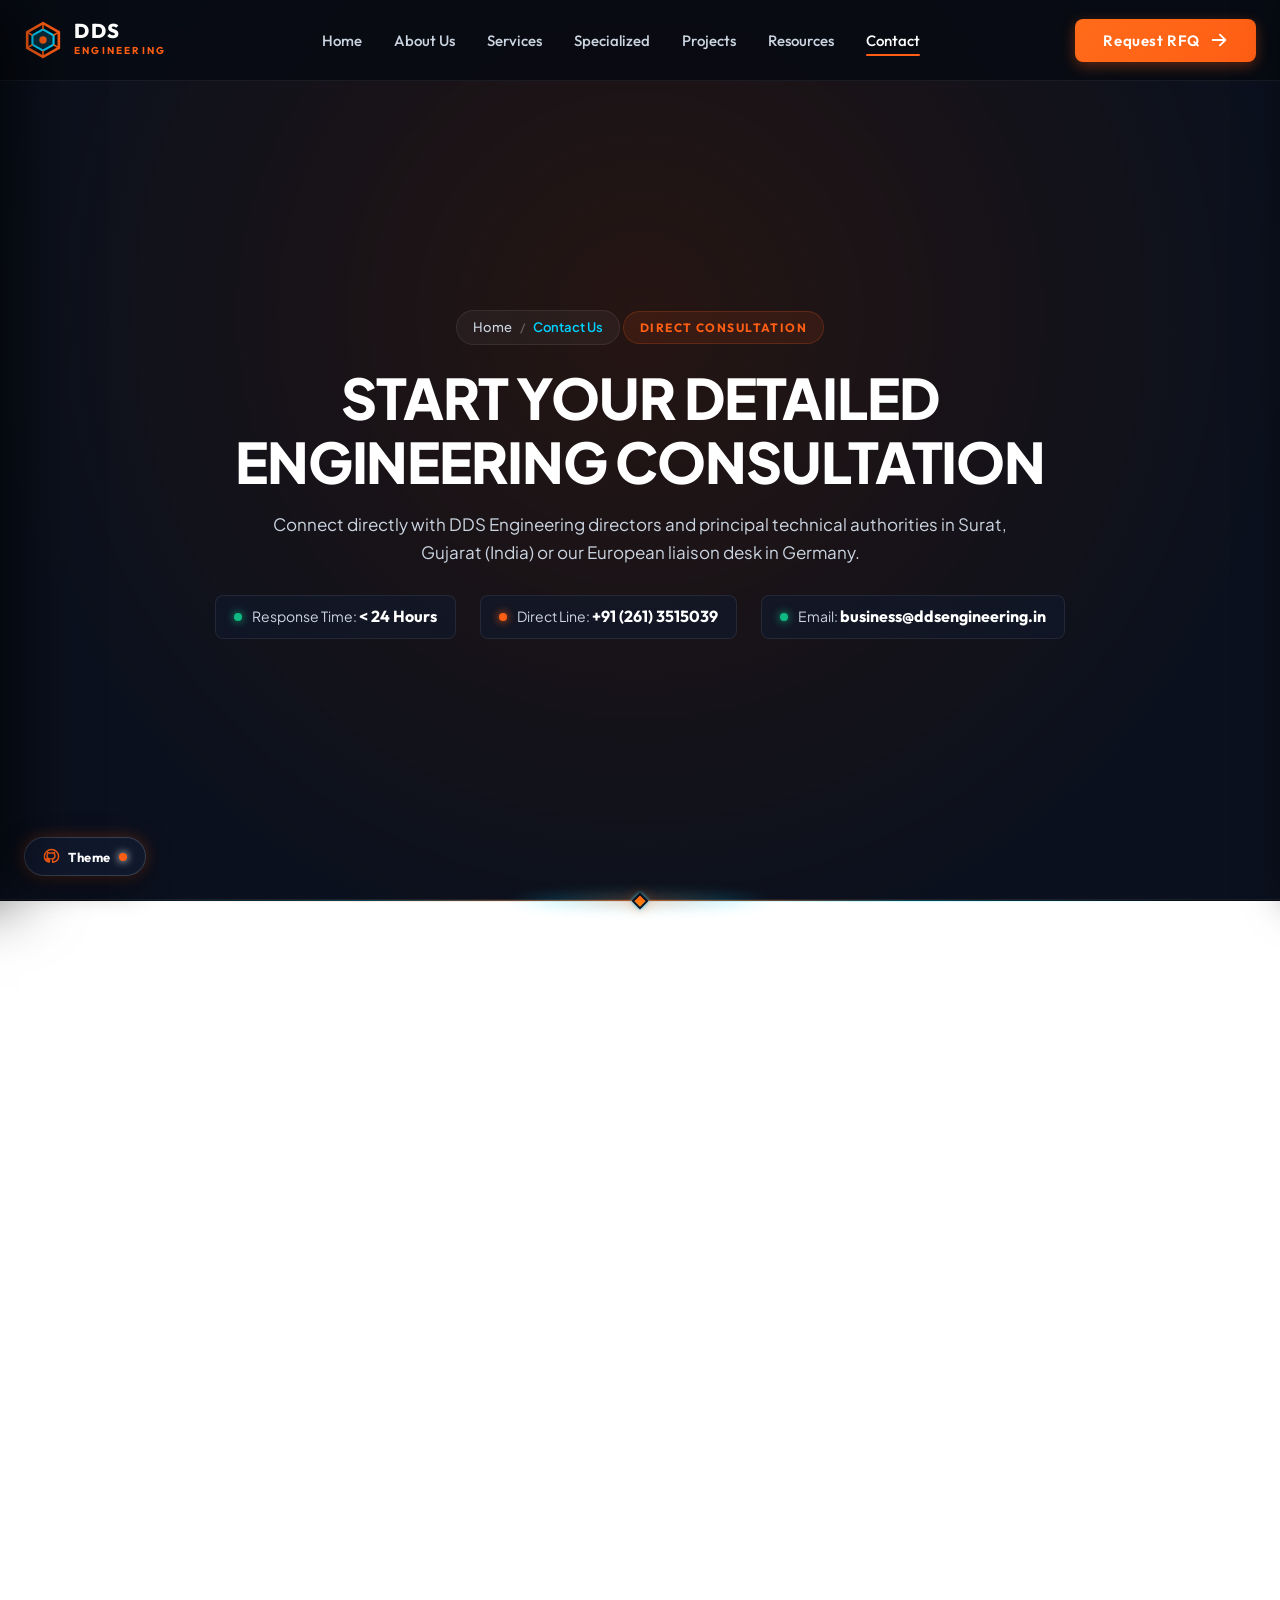
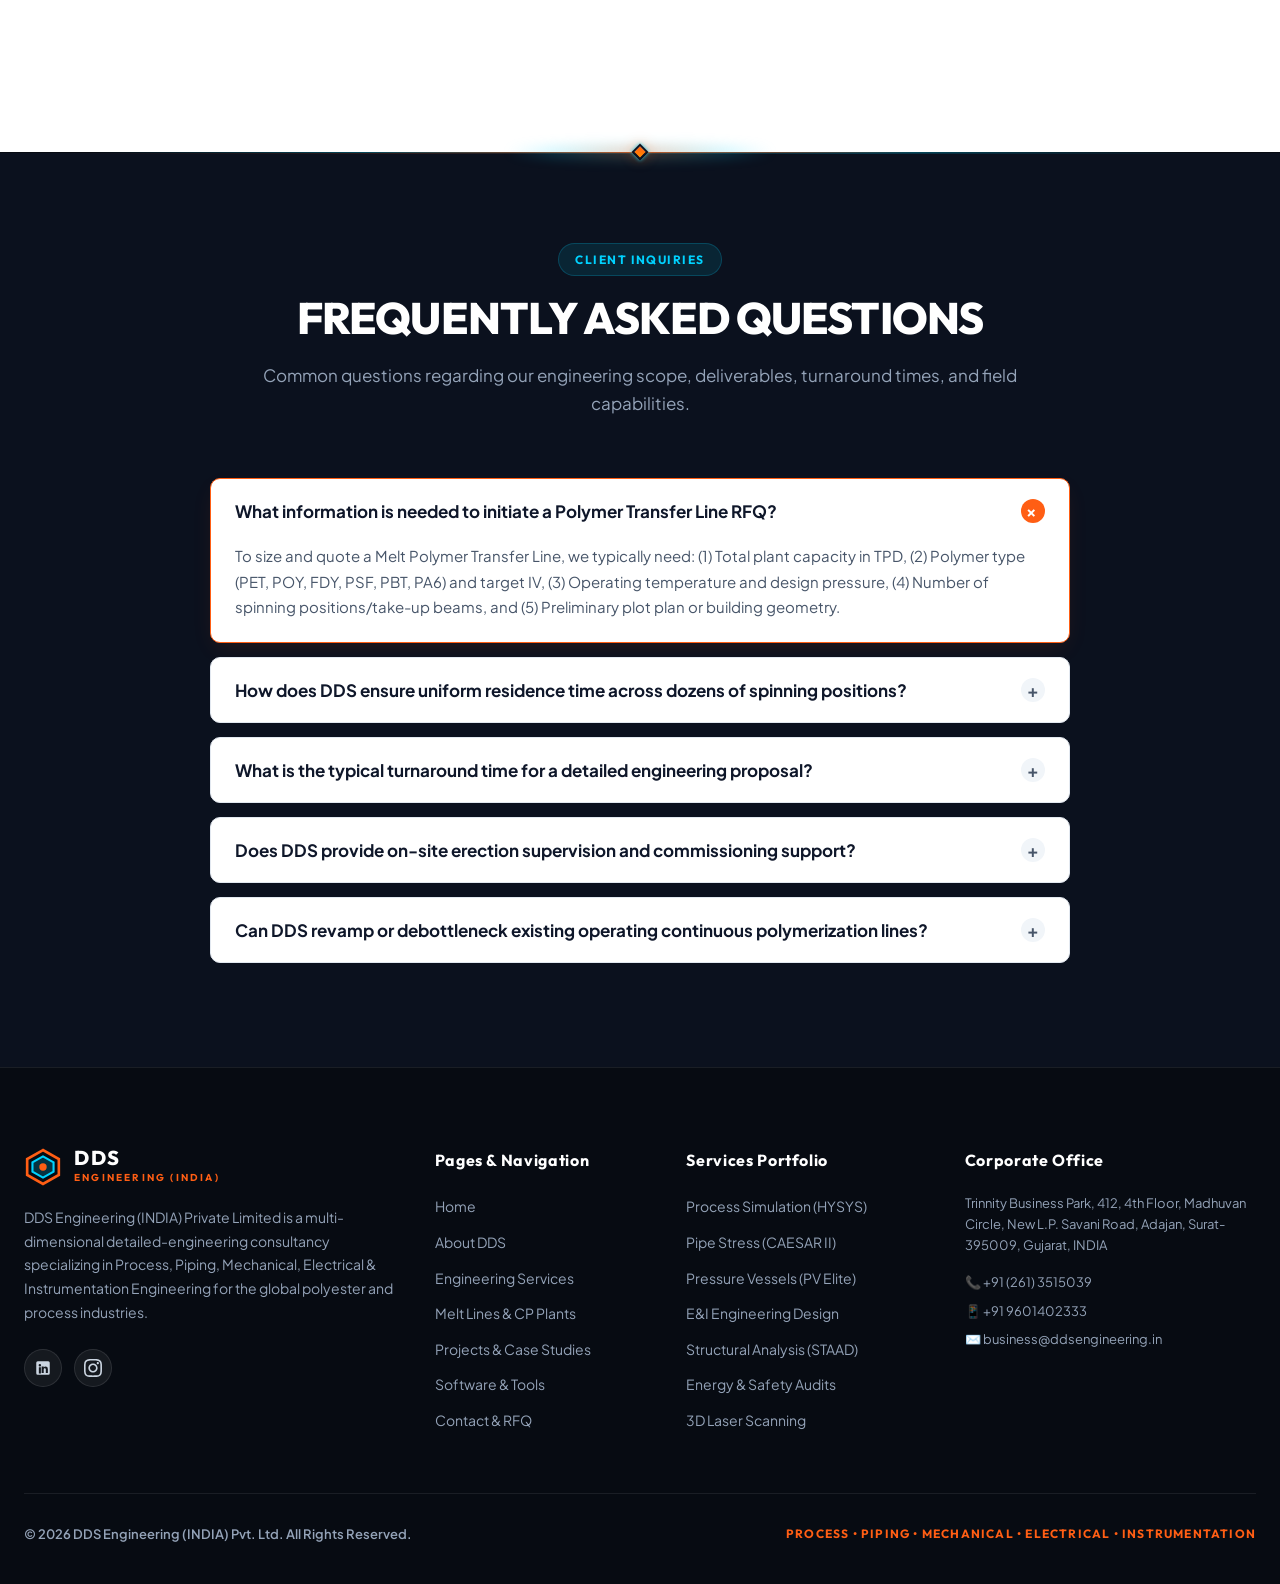
<file: contact.html>
<!DOCTYPE html>
<html lang="en">
<head>
  <meta charset="UTF-8">
  <meta name="viewport" content="width=device-width, initial-scale=1.0">
  <title>Contact Us &amp; RFQ | DDS Engineering (INDIA) Pvt. Ltd. | Surat HQ &amp; Global Desks</title>
  <meta name="description" content="Contact DDS Engineering (INDIA) Pvt. Ltd. for detailed engineering proposals, PDRTC polymer transfer line inquiries, and CP plant consultations. Corporate HQ in Surat, Gujarat.">
  
  <!-- Google Fonts: Outfit (Headings) & Plus Jakarta Sans (Body) -->
  <link rel="preconnect" href="https://fonts.googleapis.com">
  <link rel="preconnect" href="https://fonts.gstatic.com" crossorigin>
  <link href="https://fonts.googleapis.com/css2?family=Outfit:wght@400;500;600;700;800;900&family=Plus+Jakarta+Sans:wght@300;400;500;600;700;800&family=JetBrains+Mono:wght@400;500;700&display=swap" rel="stylesheet">
  
  <link rel="stylesheet" href="styles.css">
</head>
<body>

  <!-- ==================== TOP NAVIGATION BAR ==================== -->
  <header class="site-header" id="siteHeader">
    <div class="container header-container">
      <a href="index.html" class="brand-logo" id="navLogo">
        <div class="logo-icon">
          <svg viewBox="0 0 36 36" fill="none" xmlns="http://www.w3.org/2000/svg">
            <path d="M18 2L3 10.5V25.5L18 34L33 25.5V10.5L18 2Z" stroke="#FF5E14" stroke-width="2.5" stroke-linejoin="round"/>
            <path d="M18 8L8 13.5V22.5L18 28L28 22.5V13.5L18 8Z" fill="#00D2FF" fill-opacity="0.18" stroke="#00D2FF" stroke-width="2"/>
            <circle cx="18" cy="18" r="3.5" fill="#FF5E14"/>
            <path d="M18 2V8M3 10.5L8 13.5M33 10.5L28 13.5M3 25.5L8 22.5M33 25.5L28 22.5M18 34V28" stroke="#FF5E14" stroke-width="1.5"/>
          </svg>
        </div>
        <div class="logo-text">
          <span class="logo-main">DDS</span>
          <span class="logo-sub">ENGINEERING</span>
        </div>
      </a>

      <!-- Desktop Nav Links -->
      <nav class="nav-menu" id="navMenu">
        <ul class="nav-list">
          <li><a href="index.html" class="nav-link" id="navHome">Home</a></li>
          <li><a href="about.html" class="nav-link" id="navAbout">About Us</a></li>
          <li><a href="services.html" class="nav-link" id="navServices">Services</a></li>
          <li><a href="specialized.html" class="nav-link" id="navSpecialized">Specialized</a></li>
          <li><a href="projects.html" class="nav-link" id="navProjects">Projects</a></li>
          <li><a href="resources.html" class="nav-link" id="navResources">Resources</a></li>
          <li><a href="contact.html" class="nav-link active" id="navContact">Contact</a></li>
        </ul>
      </nav>

      <!-- Right Action CTA -->
      <div class="header-actions">
        <button class="btn btn-primary btn-glow" id="btnRequestQuoteHeader" onclick="openQuoteModal()">
          Request RFQ
          <svg class="btn-icon" viewBox="0 0 20 20" fill="currentColor">
            <path fill-rule="evenodd" d="M10.293 3.293a1 1 0 011.414 0l6 6a1 1 0 010 1.414l-6 6a1 1 0 01-1.414-1.414L14.586 11H3a1 1 0 110-2h11.586l-4.293-4.293a1 1 0 010-1.414z" clip-rule="evenodd" />
          </svg>
        </button>

        <!-- Mobile Hamburger Toggle -->
        <button class="hamburger-btn" id="mobileMenuToggle" aria-label="Toggle Navigation Menu">
          <span class="bar"></span>
          <span class="bar"></span>
          <span class="bar"></span>
        </button>
      </div>
    </div>
  </header>

  <!-- Mobile Drawer Menu -->
  <div class="mobile-drawer" id="mobileDrawer">
    <div class="drawer-header">
      <div class="logo-text">
        <span class="logo-main">DDS</span>
        <span class="logo-sub">ENGINEERING (INDIA)</span>
      </div>
      <button class="drawer-close" id="drawerClose">&times;</button>
    </div>
    <ul class="mobile-nav-list">
      <li><a href="index.html" class="mobile-nav-link" onclick="closeDrawer()">Home</a></li>
      <li><a href="about.html" class="mobile-nav-link" onclick="closeDrawer()">About Company</a></li>
      <li><a href="services.html" class="mobile-nav-link" onclick="closeDrawer()">Engineering Services</a></li>
      <li><a href="specialized.html" class="mobile-nav-link" onclick="closeDrawer()">Specialized &amp; Melt Lines</a></li>
      <li><a href="projects.html" class="mobile-nav-link" onclick="closeDrawer()">Featured Projects</a></li>
      <li><a href="resources.html" class="mobile-nav-link" onclick="closeDrawer()">Software &amp; Tools</a></li>
      <li><a href="contact.html" class="mobile-nav-link" onclick="closeDrawer()">Contact Us</a></li>
    </ul>
    <div class="drawer-footer">
      <button class="btn btn-primary btn-block" onclick="closeDrawer(); openQuoteModal();">Request Engineering RFQ</button>
      <div class="drawer-contact-info">
        <p>📞 +91 (261) 3515039 / +91 9601402333</p>
        <p>✉️ business@ddsengineering.in</p>
      </div>
    </div>
  </div>
  <div class="drawer-overlay" id="drawerOverlay" onclick="closeDrawer()"></div>

  <main>
    <!-- ==================== SUBPAGE HERO BANNER ==================== -->
    <section class="page-hero-banner">
      <div class="container page-hero-container">
        <div class="page-breadcrumbs">
          <a href="index.html">Home</a>
          <span class="sep">/</span>
          <span class="current">Contact Us</span>
        </div>
        <span class="section-badge-pill orange">DIRECT CONSULTATION</span>
        <h1 class="page-hero-title">START YOUR DETAILED ENGINEERING CONSULTATION</h1>
        <p class="page-hero-desc">
          Connect directly with DDS Engineering directors and principal technical authorities in Surat, Gujarat (India) or our European liaison desk in Germany.
        </p>

        <div class="page-hero-metrics">
          <div class="page-hero-metric-item">
            <span class="pulse-dot green"></span>
            <span>Response Time: <strong>&lt; 24 Hours</strong></span>
          </div>
          <div class="page-hero-metric-item">
            <span class="pulse-dot orange"></span>
            <span>Direct Line: <strong>+91 (261) 3515039</strong></span>
          </div>
          <div class="page-hero-metric-item">
            <span class="pulse-dot cyan"></span>
            <span>Email: <strong>business@ddsengineering.in</strong></span>
          </div>
        </div>
      </div>
    </section>

    <!-- ==================== SECTION DIVIDER ==================== -->
    <div class="section-divider-glow">
      <div class="section-divider-diamond"></div>
    </div>

    <!-- ==================== 1. CONTACT FORM & INFO GRID ==================== -->
    <section class="contact-section light-section" id="contact" style="padding-top: 60px;">
      <div class="container">
        <div class="contact-grid">
          <!-- Left: Contact Form -->
          <div class="contact-form-card">
            <h3 style="font-size: 1.5rem; font-weight: 700; color: var(--text-slate-900); margin-bottom: 8px;">Submit Engineering Inquiry / RFQ</h3>
            <p style="color: var(--text-slate-600); font-size: 0.9375rem; margin-bottom: 24px;">
              Provide your plant parameters, capacity, and design scope. Our principal consultants will review your technical requirements.
            </p>

            <form id="mainContactForm" onsubmit="handleContactSubmit(event)">
              <div class="form-row-2">
                <div class="form-group">
                  <label for="contactName">Full Name *</label>
                  <input type="text" id="contactName" name="name" required placeholder="e.g. Rajesh Sharma" class="form-control">
                </div>
                <div class="form-group">
                  <label for="contactCompany">Company Name *</label>
                  <input type="text" id="contactCompany" name="company" required placeholder="e.g. ABC Textiles Ltd." class="form-control">
                </div>
              </div>

              <div class="form-row-2">
                <div class="form-group">
                  <label for="contactEmail">Corporate Email *</label>
                  <input type="email" id="contactEmail" name="email" required placeholder="e.g. r.sharma@abctextiles.com" class="form-control">
                </div>
                <div class="form-group">
                  <label for="contactPhone">Phone / Mobile *</label>
                  <input type="tel" id="contactPhone" name="phone" required placeholder="e.g. +91 98765 43210" class="form-control">
                </div>
              </div>

              <div class="form-group">
                <label for="contactService">Engineering Service Required</label>
                <select id="contactService" name="service" class="form-control">
                  <option value="melt-transfer">Melt Polymer Transfer Line Design (PDRTC)</option>
                  <option value="detail-design">Complete Detail Engineering (Piping, Process, E&amp;I)</option>
                  <option value="cp-plant">Continuous Polymerisation (CP) Plant Design</option>
                  <option value="conning-oil">Texturizing / Conning Oil Plant</option>
                  <option value="stress-analysis">CAESAR II Pipe Stress &amp; 3D Plant Modeling</option>
                  <option value="energy-audit">Energy, Safety &amp; Debottlenecking Audits</option>
                  <option value="project-mgmt">Project Management &amp; Commissioning Supervision</option>
                  <option value="other">Other Technical Consultancy</option>
                </select>
              </div>

              <div class="form-group">
                <label for="contactMessage">Project Scope &amp; Operating Parameters *</label>
                <textarea id="contactMessage" name="message" rows="4" required placeholder="Specify capacity (TPD), fluid temperature, plant location, and timeline requirements..." class="form-control"></textarea>
              </div>

              <button type="submit" class="btn btn-primary btn-block btn-glow" id="btnSubmitContact">
                SUBMIT ENGINEERING INQUIRY
                <svg class="btn-icon" viewBox="0 0 20 20" fill="currentColor">
                  <path fill-rule="evenodd" d="M10.293 3.293a1 1 0 011.414 0l6 6a1 1 0 010 1.414l-6 6a1 1 0 01-1.414-1.414L14.586 11H3a1 1 0 110-2h11.586l-4.293-4.293a1 1 0 010-1.414z" clip-rule="evenodd" />
                </svg>
              </button>
            </form>
          </div>

          <!-- Right: Direct Contact Details & Map Card -->
          <div class="contact-info-card">
            <div class="info-items">
              <!-- Item 1: Surat HQ -->
              <div class="info-item">
                <div class="info-icon-box">
                  <svg viewBox="0 0 24 24" fill="none" stroke="#FF5E14" stroke-width="2">
                    <path d="M21 10c0 7-9 13-9 13s-9-6-9-13a9 9 0 0 1 18 0z"/>
                    <circle cx="12" cy="10" r="3"/>
                  </svg>
                </div>
                <div>
                  <h4 class="info-title">Corporate Headquarters</h4>
                  <p class="info-detail">
                    <strong>DDS Engineering (INDIA) Private Limited</strong><br>
                    Trinnity Business Park, 412, 4th Floor,<br>
                    Madhuvan Circle, New L.P. Savani Road, Adajan,<br>
                    Surat - 395009, Gujarat, INDIA
                  </p>
                </div>
              </div>

              <!-- Item 2: Telephone -->
              <div class="info-item">
                <div class="info-icon-box">
                  <svg viewBox="0 0 24 24" fill="none" stroke="#FF5E14" stroke-width="2">
                    <path d="M22 16.92v3a2 2 0 0 1-2.18 2 19.79 19.79 0 0 1-8.63-3.07 19.5 19.5 0 0 1-6-6 19.79 19.79 0 0 1-3.07-8.67A2 2 0 0 1 4.11 2h3a2 2 0 0 1 2 1.72 12.84 12.84 0 0 0 .7 2.81 2 2 0 0 1-.45 2.11L8.09 9.91a16 16 0 0 0 6 6l1.27-1.27a2 2 0 0 1 2.11-.45 12.84 12.84 0 0 0 2.81.7A2 2 0 0 1 22 16.92z"/>
                  </svg>
                </div>
                <div>
                  <h4 class="info-title">Direct Telephone &amp; Mobile</h4>
                  <p class="info-detail">
                    <a href="tel:+912613515039" class="phone-link">+91 (261) 3515039 (Office)</a><br>
                    <a href="tel:+919601402333" class="phone-link">+91 9601402333 (Director Direct)</a>
                  </p>
                </div>
              </div>

              <!-- Item 3: Email -->
              <div class="info-item">
                <div class="info-icon-box">
                  <svg viewBox="0 0 24 24" fill="none" stroke="#FF5E14" stroke-width="2">
                    <path d="M4 4h16c1.1 0 2 .9 2 2v12c0 1.1-.9 2-2 2H4c-1.1 0-2-.9-2-2V6c0-1.1.9-2 2-2z"/>
                    <polyline points="22,6 12,13 2,6"/>
                  </svg>
                </div>
                <div>
                  <h4 class="info-title">Consultancy Inquiries</h4>
                  <p class="info-detail">
                    <a href="mailto:business@ddsengineering.in" class="email-link">business@ddsengineering.in</a><br>
                    <a href="mailto:jiten@ddsengineering.in" class="email-link">jiten@ddsengineering.in</a>
                  </p>
                </div>
              </div>

              <!-- Item 4: German Base -->
              <div class="info-item">
                <div class="info-icon-box">
                  <svg viewBox="0 0 24 24" fill="none" stroke="#00D2FF" stroke-width="2">
                    <circle cx="12" cy="12" r="10"/><path d="M12 2a15.3 15.3 0 0 1 4 10 15.3 15.3 0 0 1-4 10 15.3 15.3 0 0 1-4-10 15.3 15.3 0 0 1 4-10z"/>
                  </svg>
                </div>
                <div>
                  <h4 class="info-title">European Technical Desk (Germany)</h4>
                  <p class="info-detail">
                    <strong>Girma Makonnen</strong> (Technical Expert)<br>
                    Continuous Polymerisation &amp; International Projects Liaison
                  </p>
                </div>
              </div>
            </div>

            <!-- Mini Radar Geo Map Widget -->
            <div class="mini-map-preview">
              <div class="map-overlay-badge">
                <span class="pulse-dot orange"></span> SURAT, GUJARAT &bull; LAT 21.1702° N, 72.8311° E
              </div>
              <div class="radar-scan-line"></div>
              <svg viewBox="0 0 400 160" class="mini-map-svg">
                <rect width="100%" height="100%" fill="#0F172A"/>
                <circle cx="200" cy="80" r="40" fill="none" stroke="#334155" stroke-width="1"/>
                <circle cx="200" cy="80" r="70" fill="none" stroke="#334155" stroke-width="1" stroke-dasharray="4,4"/>
                <line x1="200" y1="0" x2="200" y2="160" stroke="#1E293B"/>
                <line x1="0" y1="80" x2="400" y2="80" stroke="#1E293B"/>
                <circle cx="200" cy="80" r="8" fill="#FF5E14" fill-opacity="0.3" class="radar-wave"/>
                <circle cx="200" cy="80" r="4" fill="#FF5E14"/>
                <text x="215" y="84" fill="#FFFFFF" font-size="10" font-family="Plus Jakarta Sans" font-weight="600">Surat HQ &bull; Trinnity Business Park</text>
              </svg>
            </div>
          </div>
        </div>
      </div>
    </section>

    <!-- ==================== SECTION DIVIDER ==================== -->
    <div class="section-divider-glow">
      <div class="section-divider-diamond"></div>
    </div>

    <!-- ==================== 2. FAQ ACCORDION SECTION ==================== -->
    <section class="subpage-section bg-dark">
      <div class="container">
        <div class="section-header text-center">
          <span class="section-badge-pill cyan">CLIENT INQUIRIES</span>
          <h2 class="section-title text-white">FREQUENTLY ASKED QUESTIONS</h2>
          <p class="section-description text-gray">
            Common questions regarding our engineering scope, deliverables, turnaround times, and field capabilities.
          </p>
        </div>

        <div class="faq-container">
          <!-- FAQ 1 -->
          <div class="faq-item active">
            <button class="faq-question">
              <span>What information is needed to initiate a Polymer Transfer Line RFQ?</span>
              <span class="faq-icon">+</span>
            </button>
            <div class="faq-answer">
              To size and quote a Melt Polymer Transfer Line, we typically need: (1) Total plant capacity in TPD, (2) Polymer type (PET, POY, FDY, PSF, PBT, PA6) and target IV, (3) Operating temperature and design pressure, (4) Number of spinning positions/take-up beams, and (5) Preliminary plot plan or building geometry.
            </div>
          </div>

          <!-- FAQ 2 -->
          <div class="faq-item">
            <button class="faq-question">
              <span>How does DDS ensure uniform residence time across dozens of spinning positions?</span>
              <span class="faq-icon">+</span>
            </button>
            <div class="faq-answer">
              DDS utilizes our proprietary <strong>Pressure Drop &amp; Residence Time Calculation (PDRTC)</strong> software suite. We compute the exact non-Newtonian polymer rheology, shear rate distribution, and hydraulic head loss across every individual branch to ensure balanced residence time (variance &lt;0.5%) and eliminate IV discrepancy.
            </div>
          </div>

          <!-- FAQ 3 -->
          <div class="faq-item">
            <button class="faq-question">
              <span>What is the typical turnaround time for a detailed engineering proposal?</span>
              <span class="faq-icon">+</span>
            </button>
            <div class="faq-answer">
              Upon receiving your initial project parameters and technical scope, our principal consultants provide a comprehensive technical approach and proposal within <strong>24 to 48 hours</strong>.
            </div>
          </div>

          <!-- FAQ 4 -->
          <div class="faq-item">
            <button class="faq-question">
              <span>Does DDS provide on-site erection supervision and commissioning support?</span>
              <span class="faq-icon">+</span>
            </button>
            <div class="faq-answer">
              Yes. DDS provides seasoned site managers and discipline leads who oversee mechanical equipment positioning, high-pressure piping alignment, hydrostatic testing, pre-commissioning chemical flushes, and seamless plant start-ups until on-spec polymer is achieved.
            </div>
          </div>

          <!-- FAQ 5 -->
          <div class="faq-item">
            <button class="faq-question">
              <span>Can DDS revamp or debottleneck existing operating continuous polymerization lines?</span>
              <span class="faq-icon">+</span>
            </button>
            <div class="faq-answer">
              Absolutely. We specialize in brownfield revamps, 3D terrestrial laser scanning to capture as-built point clouds, thermal balancing of HTM loops, polymer cooler retrofits (such as SASA Turkey), and capacity expansions with minimal shutdown duration.
            </div>
          </div>
        </div>
      </div>
    </section>
  </main>

  <!-- ==================== GLOBAL FOOTER ==================== -->
  <footer class="site-footer" id="footer">
    <div class="container footer-container">
      <div class="footer-top">
        <div class="footer-col brand-col">
          <a href="index.html" class="brand-logo footer-logo">
            <div class="logo-icon">
              <svg viewBox="0 0 36 36" fill="none" xmlns="http://www.w3.org/2000/svg">
                <path d="M18 2L3 10.5V25.5L18 34L33 25.5V10.5L18 2Z" stroke="#FF5E14" stroke-width="2.5"/>
                <path d="M18 8L8 13.5V22.5L18 28L28 22.5V13.5L18 8Z" fill="#00D2FF" fill-opacity="0.2" stroke="#00D2FF" stroke-width="2"/>
                <circle cx="18" cy="18" r="3.5" fill="#FF5E14"/>
              </svg>
            </div>
            <div class="logo-text">
              <span class="logo-main">DDS</span>
              <span class="logo-sub">ENGINEERING (INDIA)</span>
            </div>
          </a>
          <p class="footer-bio">
            DDS Engineering (INDIA) Private Limited is a multi-dimensional detailed-engineering consultancy specializing in Process, Piping, Mechanical, Electrical &amp; Instrumentation Engineering for the global polyester and process industries.
          </p>
          <div class="social-links">
            <a href="https://www.linkedin.com/in/dds-engineering-9b109b209/" target="_blank" rel="noopener noreferrer" class="social-btn" aria-label="LinkedIn">
              <svg viewBox="0 0 24 24" fill="currentColor"><path d="M19 3a2 2 0 0 1 2 2v14a2 2 0 0 1-2 2H5a2 2 0 0 1-2-2V5a2 2 0 0 1 2-2h14m-.5 15.5v-5.3a3.26 3.26 0 0 0-3.26-3.26c-.85 0-1.84.52-2.28 1.3v-1.11h-2.79v8.37h2.79v-4.93c0-.77.62-1.4 1.39-1.4a1.4 1.4 0 0 1 1.4 1.4v4.93h2.75M6.46 10.9v8.37H9.2V10.9H6.46M7.83 6.7a1.64 1.64 0 1 0 0 3.28 1.64 1.64 0 0 0 0-3.28z"/></svg>
            </a>
            <a href="https://www.instagram.com/dds_engineering/?igshid=MzRlODBiNWFlZA%3D%3D" target="_blank" rel="noopener noreferrer" class="social-btn" aria-label="Instagram">
              <svg viewBox="0 0 24 24" fill="currentColor"><path d="M12 2.163c3.204 0 3.584.012 4.85.07 3.252.148 4.771 1.691 4.919 4.919.058 1.265.069 1.645.069 4.849 0 3.205-.012 3.584-.069 4.849-.149 3.225-1.664 4.771-4.919 4.919-1.266.058-1.644.07-4.85.07-3.204 0-3.584-.012-4.849-.07-3.26-.149-4.771-1.699-4.919-4.92-.058-1.265-.07-1.644-.07-4.849 0-3.204.013-3.583.07-4.849.149-3.227 1.664-4.771 4.919-4.919 1.266-.057 1.645-.069 4.849-.069zm0-2.163c-3.259 0-3.667.014-4.947.072-4.358.2-6.78 2.618-6.98 6.98-.059 1.281-.073 1.689-.073 4.948 0 3.259.014 3.668.072 4.948.2 4.358 2.618 6.78 6.98 6.98 1.281.058 1.689.072 4.948.072 3.259 0 3.668-.014 4.948-.072 4.354-.2 6.782-2.618 6.979-6.98.059-1.28.073-1.689.073-4.948 0-3.259-.014-3.667-.072-4.947-.196-4.354-2.617-6.78-6.979-6.98-1.281-.059-1.69-.073-4.949-.073zm0 5.838c-3.403 0-6.162 2.759-6.162 6.162s2.759 6.163 6.162 6.163 6.162-2.759 6.162-6.163c0-3.403-2.759-6.162-6.162-6.162zm0 10.162c-2.209 0-4-1.79-4-4 0-2.209 1.791-4 4-4s4 1.791 4 4c0 2.21-1.791 4-4 4zm6.406-11.845c-.796 0-1.441.645-1.441 1.44s.645 1.44 1.441 1.44c.795 0 1.439-.645 1.439-1.44s-.644-1.44-1.439-1.44z"/></svg>
            </a>
          </div>
        </div>

        <div class="footer-col">
          <h4 class="footer-heading">Pages &amp; Navigation</h4>
          <ul class="footer-nav">
            <li><a href="index.html">Home</a></li>
            <li><a href="about.html">About DDS</a></li>
            <li><a href="services.html">Engineering Services</a></li>
            <li><a href="specialized.html">Melt Lines &amp; CP Plants</a></li>
            <li><a href="projects.html">Projects &amp; Case Studies</a></li>
            <li><a href="resources.html">Software &amp; Tools</a></li>
            <li><a href="contact.html">Contact &amp; RFQ</a></li>
          </ul>
        </div>

        <div class="footer-col">
          <h4 class="footer-heading">Services Portfolio</h4>
          <ul class="footer-nav">
            <li><a href="services.html#process">Process Simulation (HYSYS)</a></li>
            <li><a href="services.html#piping">Pipe Stress (CAESAR II)</a></li>
            <li><a href="services.html#equipment">Pressure Vessels (PV Elite)</a></li>
            <li><a href="services.html#electrical">E&amp;I Engineering Design</a></li>
            <li><a href="services.html#civil">Structural Analysis (STAAD)</a></li>
            <li><a href="services.html#audits">Energy &amp; Safety Audits</a></li>
            <li><a href="services.html#scanning">3D Laser Scanning</a></li>
          </ul>
        </div>

        <div class="footer-col">
          <h4 class="footer-heading">Corporate Office</h4>
          <p class="newsletter-desc">Trinnity Business Park, 412, 4th Floor, Madhuvan Circle, New L.P. Savani Road, Adajan, Surat-395009, Gujarat, INDIA</p>
          <div class="footer-contact-links">
            <a href="tel:+912613515039" class="f-contact-link">📞 +91 (261) 3515039</a>
            <a href="tel:+919601402333" class="f-contact-link">📱 +91 9601402333</a>
            <a href="mailto:business@ddsengineering.in" class="f-contact-link">✉️ business@ddsengineering.in</a>
          </div>
        </div>
      </div>

      <div class="footer-bottom">
        <p class="copyright-text">&copy; 2026 DDS Engineering (INDIA) Pvt. Ltd. All Rights Reserved.</p>
        <p class="footer-tagline">PROCESS &bull; PIPING &bull; MECHANICAL &bull; ELECTRICAL &bull; INSTRUMENTATION</p>
      </div>
    </div>
  </footer>

  <!-- Request RFQ Modal -->
  <div class="modal-backdrop" id="quoteModalBackdrop" onclick="closeQuoteModal(event)">
    <div class="modal-dialog glass-panel-dark">
      <button class="modal-close" onclick="closeQuoteModal()">&times;</button>
      <div class="modal-header">
        <span class="pill-mini orange">ENGINEERING RFQ</span>
        <h3 class="modal-title">Request Detailed Engineering RFQ</h3>
        <p class="modal-subtitle">Submit your plant parameters, capacity, and design scope to our principal consultants.</p>
      </div>
      <form class="modal-form" onsubmit="handleQuoteSubmit(event)">
        <div class="form-row">
          <div class="form-group">
            <label>Your Name *</label>
            <input type="text" required class="form-control" placeholder="e.g. Neeraj Sharma">
          </div>
          <div class="form-group">
            <label>Company / Organization *</label>
            <input type="text" required class="form-control" placeholder="e.g. Synthetic Polymer Corp">
          </div>
        </div>
        <div class="form-row">
          <div class="form-group">
            <label>Work Email *</label>
            <input type="email" required class="form-control" placeholder="n.sharma@corp.com">
          </div>
          <div class="form-group">
            <label>Service Area Required</label>
            <select class="form-control">
              <option>Melt Polymer Transfer Line Design</option>
              <option>Complete Plant Detail Engineering</option>
              <option>Continuous Polymerisation (CP) Plant</option>
              <option>Texturizing / Conning Oil Plant</option>
              <option>Pipe Stress Analysis &amp; 3D Modeling</option>
              <option>Energy / Safety Audit &amp; Debottlenecking</option>
            </select>
          </div>
        </div>
        <div class="form-group">
          <label>Scope / Operating Parameters (TPD, Temperature, Fluid) *</label>
          <textarea rows="3" required class="form-control" placeholder="Provide plant capacity, polymer type (PET/POY/FDY/PSF), line layout or timeline..."></textarea>
        </div>
        <button type="submit" class="btn btn-primary btn-block btn-glow">SUBMIT ENGINEERING RFQ</button>
      </form>
    </div>
  </div>

  <div class="toast-container" id="toastContainer"></div>
  <button class="back-to-top" id="backToTopBtn" onclick="scrollToTop()" aria-label="Back to top">
    <svg viewBox="0 0 24 24" fill="none" stroke="currentColor" stroke-width="2.5"><path d="M18 15l-6-6-6 6"/></svg>
  </button>

  <script src="animations.js" defer></script>
  <script src="script.js" defer></script>
  <script src="theme-editor.js" defer></script>
</body>
</html>
</file>
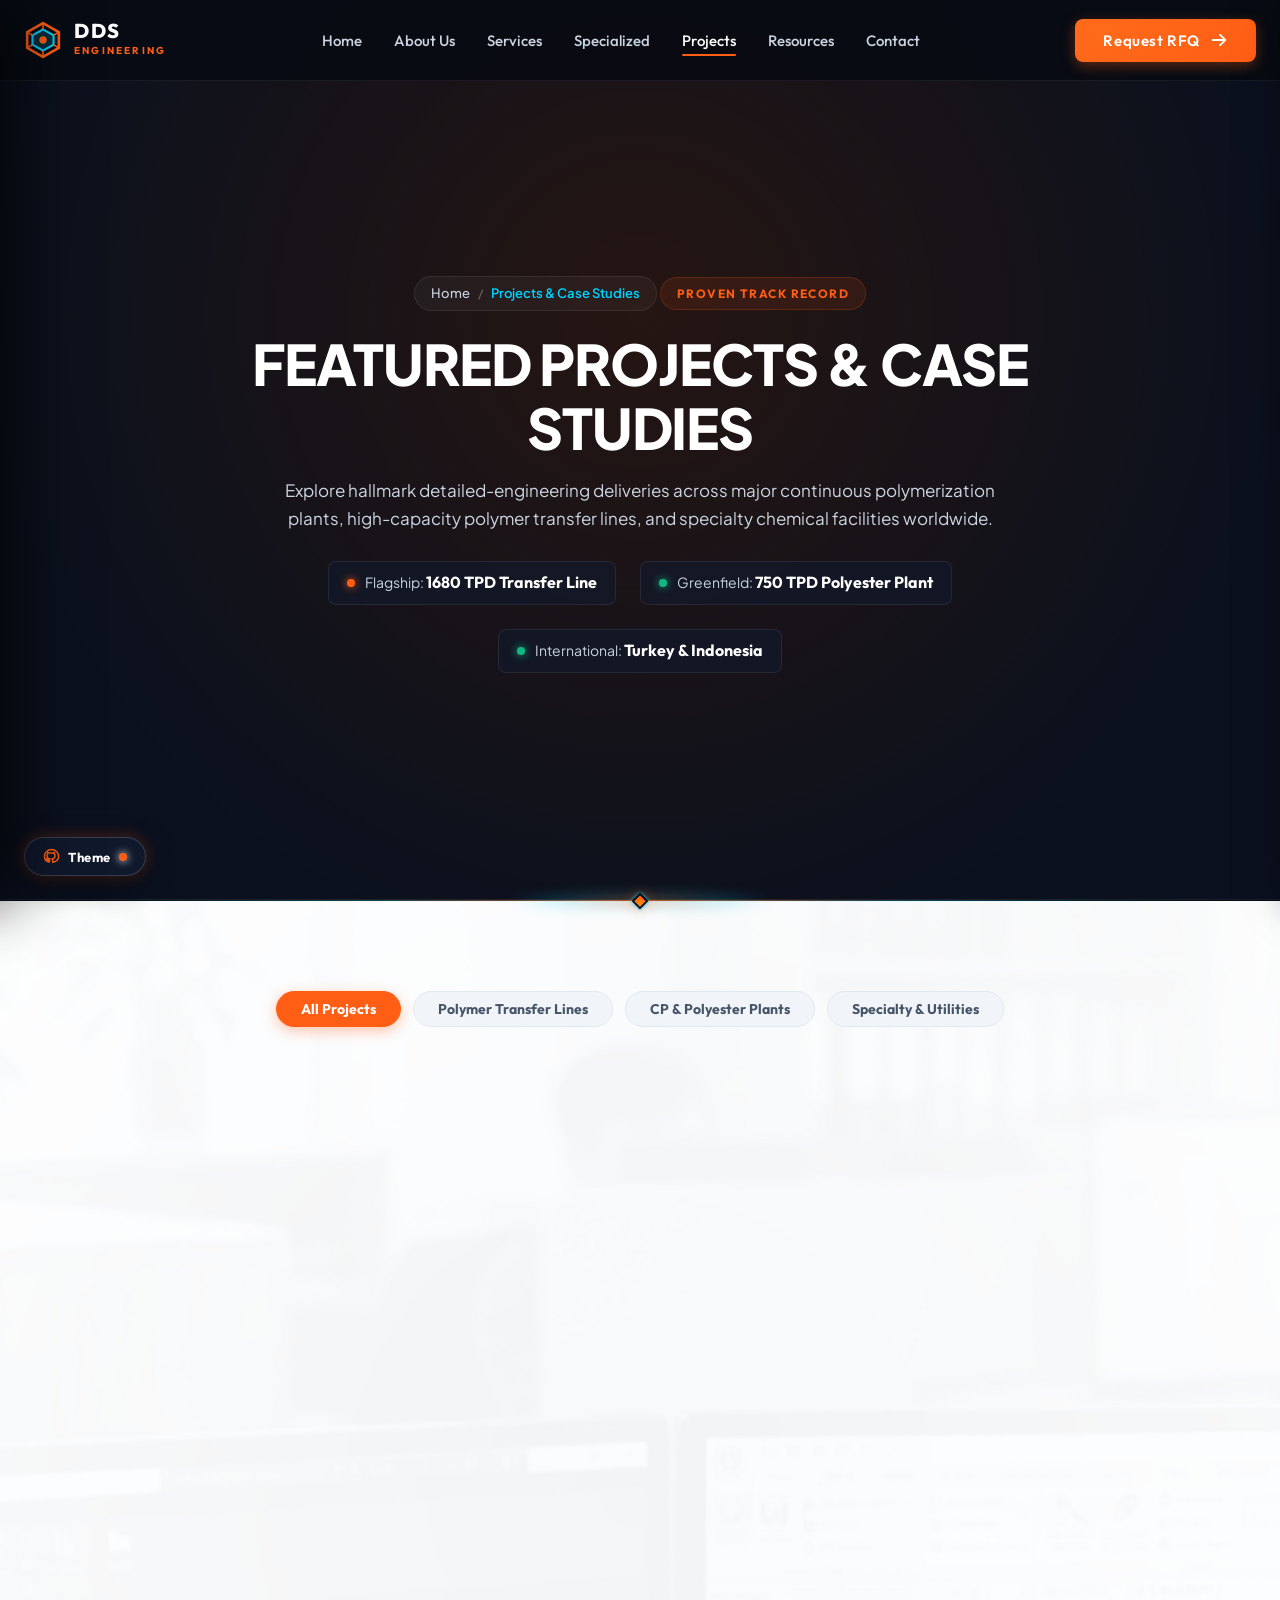
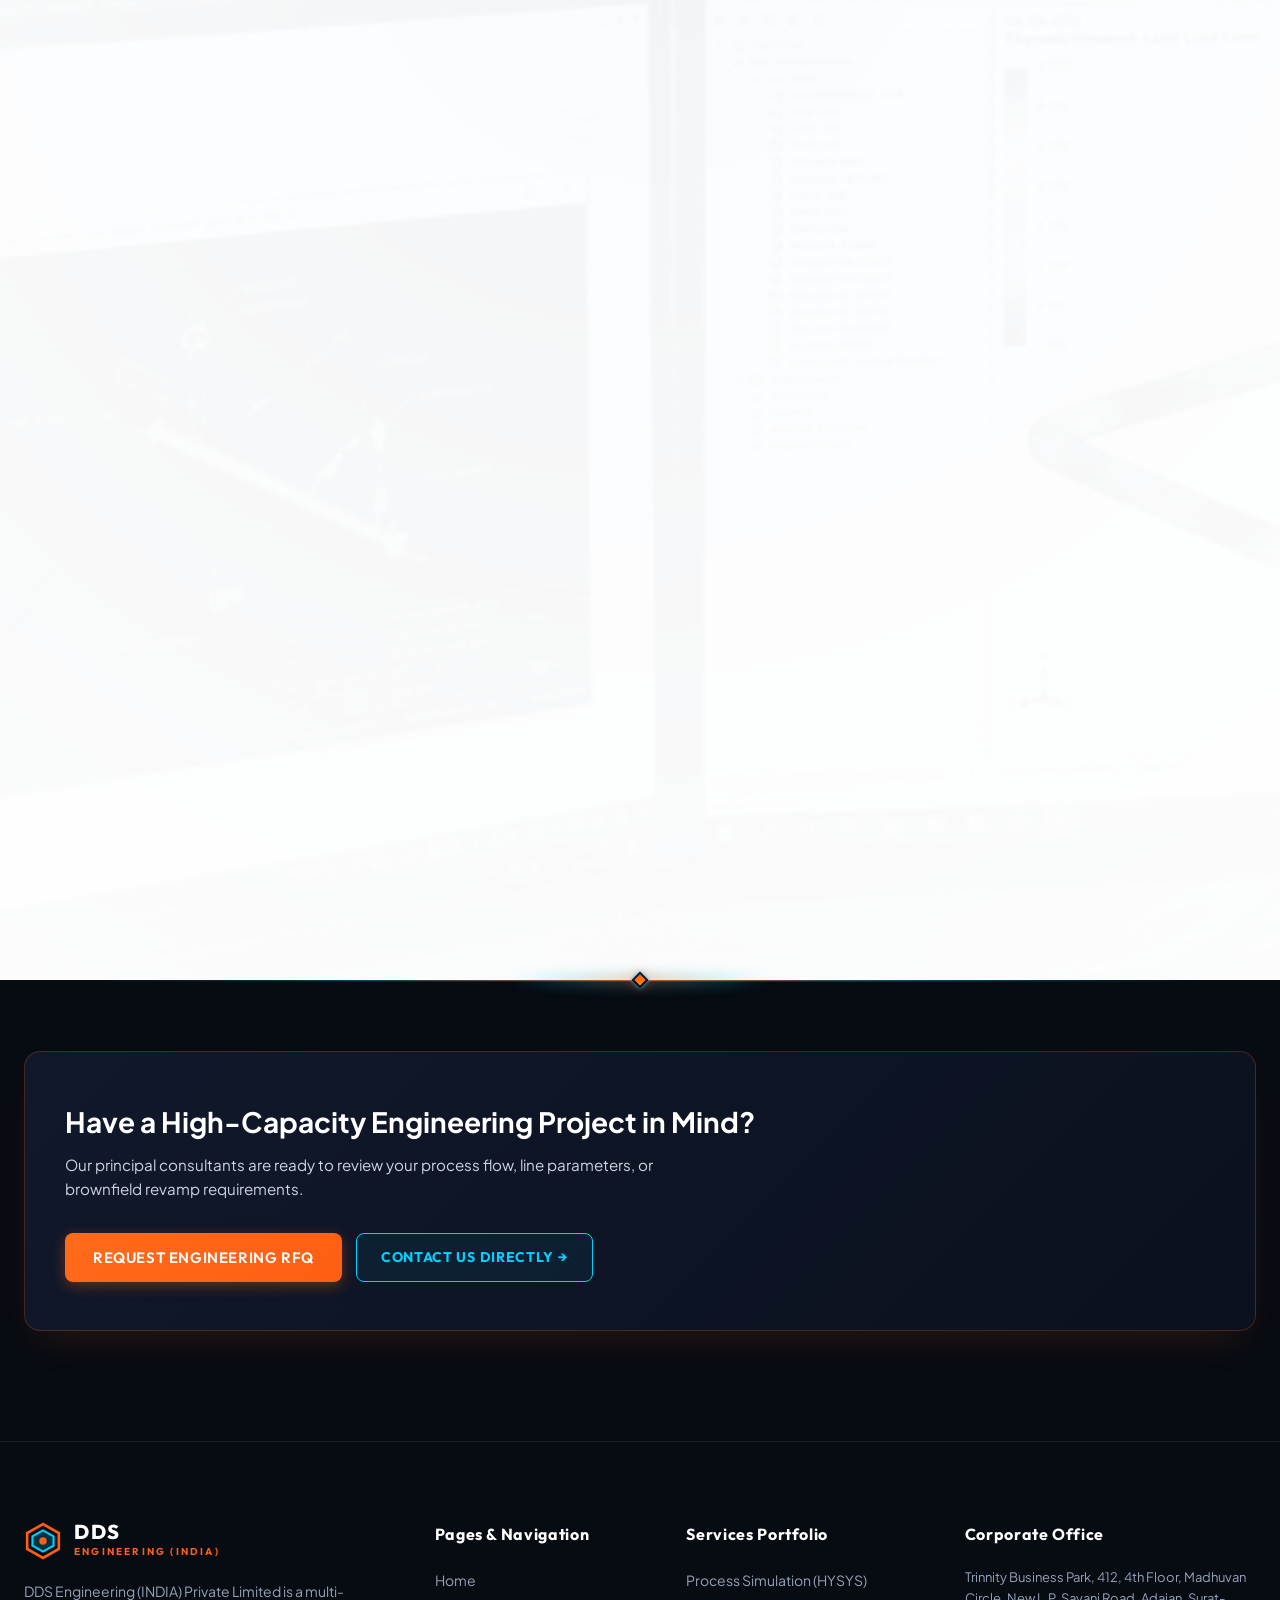
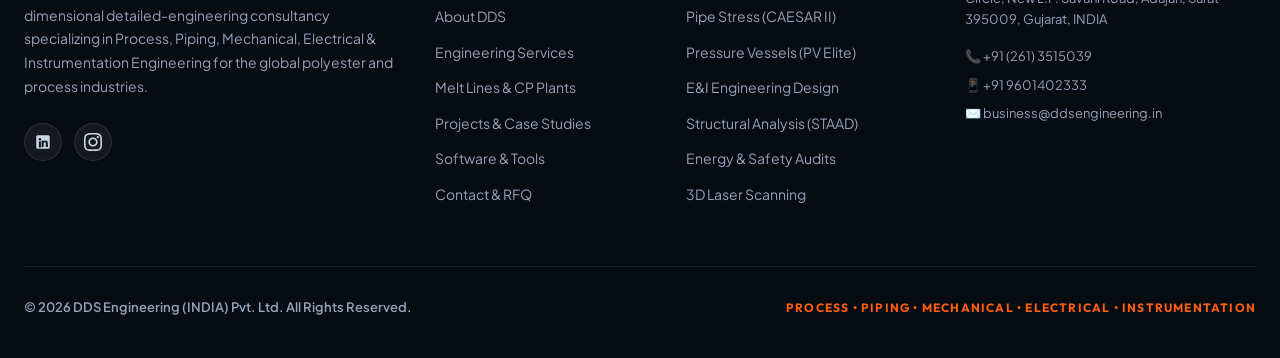
<file: projects.html>
<!DOCTYPE html>
<html lang="en">
<head>
  <meta charset="UTF-8">
  <meta name="viewport" content="width=device-width, initial-scale=1.0">
  <title>Projects &amp; Case Studies | DDS Engineering | Proven Global Track Record</title>
  <meta name="description" content="Explore DDS Engineering's hallmark case studies: 1680 TPD Bhilosa CP4/5 Transfer Line, 750 TPD Sumilon Polyester, 70 TPD CP Plant, 100 TPD Conning Oil, and international projects in Turkey &amp; Indonesia.">
  
  <!-- Google Fonts: Outfit (Headings) & Plus Jakarta Sans (Body) -->
  <link rel="preconnect" href="https://fonts.googleapis.com">
  <link rel="preconnect" href="https://fonts.gstatic.com" crossorigin>
  <link href="https://fonts.googleapis.com/css2?family=Outfit:wght@400;500;600;700;800;900&family=Plus+Jakarta+Sans:wght@300;400;500;600;700;800&family=JetBrains+Mono:wght@400;500;700&display=swap" rel="stylesheet">
  
  <link rel="stylesheet" href="styles.css">
</head>
<body>

  <!-- ==================== TOP NAVIGATION BAR ==================== -->
  <header class="site-header" id="siteHeader">
    <div class="container header-container">
      <a href="index.html" class="brand-logo" id="navLogo">
        <div class="logo-icon">
          <svg viewBox="0 0 36 36" fill="none" xmlns="http://www.w3.org/2000/svg">
            <path d="M18 2L3 10.5V25.5L18 34L33 25.5V10.5L18 2Z" stroke="#FF5E14" stroke-width="2.5" stroke-linejoin="round"/>
            <path d="M18 8L8 13.5V22.5L18 28L28 22.5V13.5L18 8Z" fill="#00D2FF" fill-opacity="0.18" stroke="#00D2FF" stroke-width="2"/>
            <circle cx="18" cy="18" r="3.5" fill="#FF5E14"/>
            <path d="M18 2V8M3 10.5L8 13.5M33 10.5L28 13.5M3 25.5L8 22.5M33 25.5L28 22.5M18 34V28" stroke="#FF5E14" stroke-width="1.5"/>
          </svg>
        </div>
        <div class="logo-text">
          <span class="logo-main">DDS</span>
          <span class="logo-sub">ENGINEERING</span>
        </div>
      </a>

      <!-- Desktop Nav Links -->
      <nav class="nav-menu" id="navMenu">
        <ul class="nav-list">
          <li><a href="index.html" class="nav-link" id="navHome">Home</a></li>
          <li><a href="about.html" class="nav-link" id="navAbout">About Us</a></li>
          <li><a href="services.html" class="nav-link" id="navServices">Services</a></li>
          <li><a href="specialized.html" class="nav-link" id="navSpecialized">Specialized</a></li>
          <li><a href="projects.html" class="nav-link active" id="navProjects">Projects</a></li>
          <li><a href="resources.html" class="nav-link" id="navResources">Resources</a></li>
          <li><a href="contact.html" class="nav-link" id="navContact">Contact</a></li>
        </ul>
      </nav>

      <!-- Right Action CTA -->
      <div class="header-actions">
        <button class="btn btn-primary btn-glow" id="btnRequestQuoteHeader" onclick="openQuoteModal()">
          Request RFQ
          <svg class="btn-icon" viewBox="0 0 20 20" fill="currentColor">
            <path fill-rule="evenodd" d="M10.293 3.293a1 1 0 011.414 0l6 6a1 1 0 010 1.414l-6 6a1 1 0 01-1.414-1.414L14.586 11H3a1 1 0 110-2h11.586l-4.293-4.293a1 1 0 010-1.414z" clip-rule="evenodd" />
          </svg>
        </button>

        <!-- Mobile Hamburger Toggle -->
        <button class="hamburger-btn" id="mobileMenuToggle" aria-label="Toggle Navigation Menu">
          <span class="bar"></span>
          <span class="bar"></span>
          <span class="bar"></span>
        </button>
      </div>
    </div>
  </header>

  <!-- Mobile Drawer Menu -->
  <div class="mobile-drawer" id="mobileDrawer">
    <div class="drawer-header">
      <div class="logo-text">
        <span class="logo-main">DDS</span>
        <span class="logo-sub">ENGINEERING (INDIA)</span>
      </div>
      <button class="drawer-close" id="drawerClose">&times;</button>
    </div>
    <ul class="mobile-nav-list">
      <li><a href="index.html" class="mobile-nav-link" onclick="closeDrawer()">Home</a></li>
      <li><a href="about.html" class="mobile-nav-link" onclick="closeDrawer()">About Company</a></li>
      <li><a href="services.html" class="mobile-nav-link" onclick="closeDrawer()">Engineering Services</a></li>
      <li><a href="specialized.html" class="mobile-nav-link" onclick="closeDrawer()">Specialized &amp; Melt Lines</a></li>
      <li><a href="projects.html" class="mobile-nav-link" onclick="closeDrawer()">Featured Projects</a></li>
      <li><a href="resources.html" class="mobile-nav-link" onclick="closeDrawer()">Software &amp; Tools</a></li>
      <li><a href="contact.html" class="mobile-nav-link" onclick="closeDrawer()">Contact Us</a></li>
    </ul>
    <div class="drawer-footer">
      <button class="btn btn-primary btn-block" onclick="closeDrawer(); openQuoteModal();">Request Engineering RFQ</button>
      <div class="drawer-contact-info">
        <p>📞 +91 (261) 3515039 / +91 9601402333</p>
        <p>✉️ business@ddsengineering.in</p>
      </div>
    </div>
  </div>
  <div class="drawer-overlay" id="drawerOverlay" onclick="closeDrawer()"></div>

  <main>
    <!-- ==================== SUBPAGE HERO BANNER ==================== -->
    <section class="page-hero-banner">
      <div class="container page-hero-container">
        <div class="page-breadcrumbs">
          <a href="index.html">Home</a>
          <span class="sep">/</span>
          <span class="current">Projects &amp; Case Studies</span>
        </div>
        <span class="section-badge-pill orange">PROVEN TRACK RECORD</span>
        <h1 class="page-hero-title">FEATURED PROJECTS &amp; CASE STUDIES</h1>
        <p class="page-hero-desc">
          Explore hallmark detailed-engineering deliveries across major continuous polymerization plants, high-capacity polymer transfer lines, and specialty chemical facilities worldwide.
        </p>

        <div class="page-hero-metrics">
          <div class="page-hero-metric-item">
            <span class="pulse-dot orange"></span>
            <span>Flagship: <strong>1680 TPD Transfer Line</strong></span>
          </div>
          <div class="page-hero-metric-item">
            <span class="pulse-dot cyan"></span>
            <span>Greenfield: <strong>750 TPD Polyester Plant</strong></span>
          </div>
          <div class="page-hero-metric-item">
            <span class="pulse-dot green"></span>
            <span>International: <strong>Turkey &amp; Indonesia</strong></span>
          </div>
        </div>
      </div>
    </section>

    <!-- ==================== SECTION DIVIDER ==================== -->
    <div class="section-divider-glow">
      <div class="section-divider-diamond"></div>
    </div>

    <!-- ==================== 1. PORTFOLIO & FILTER GRID ==================== -->
    <section class="subpage-section bg-light" id="projects">
      <!-- Parallax Background Layer -->
      <div class="portfolio-parallax-bg-wrap" aria-hidden="true">
        <img src="assets/dds_cad_piping.jpg" alt="" class="portfolio-parallax-bg" loading="lazy" decoding="async">
        <div class="portfolio-parallax-overlay"></div>
      </div>

      <div class="container">
        <!-- Filter Tabs -->
        <div class="portfolio-filter-nav">
          <button class="filter-btn active" data-filter="all" onclick="filterProjects('all')">All Projects</button>
          <button class="filter-btn" data-filter="transfer-line" onclick="filterProjects('transfer-line')">Polymer Transfer Lines</button>
          <button class="filter-btn" data-filter="cp-plant" onclick="filterProjects('cp-plant')">CP &amp; Polyester Plants</button>
          <button class="filter-btn" data-filter="specialty" onclick="filterProjects('specialty')">Specialty &amp; Utilities</button>
        </div>

        <!-- 3x3 Project Grid -->
        <div class="projects-grid" id="projectsGrid">
          <!-- Card 1: Bhilosa CP4/5 -->
          <div class="project-card" data-category="transfer-line">
            <div class="project-thumb">
              <img src="assets/dds_melt_transfer.jpg" alt="Bhilosa CP4/5 Transfer Line" loading="lazy" decoding="async">
              <span class="project-badge">TRANSFER LINE</span>
            </div>
            <div class="project-body">
              <h3 class="project-title">Bhilosa Industries &bull; CP4/5 Project</h3>
              <p class="project-snippet">Detail engineering of 1680 TPD Polymer Melt Transfer Line supplying direct melt to POY, FDY &amp; PSF machines.</p>
              <div class="project-footer">
                <span class="project-metric">1680 TPD Capacity</span>
                <a href="case-study.html?id=1" class="read-more-btn">Read Case Study &rarr;</a>
              </div>
            </div>
          </div>

          <!-- Card 2: Bhilosa CP2/3/6 & CP1 -->
          <div class="project-card" data-category="transfer-line">
            <div class="project-thumb">
              <img src="assets/dds_plant_hero.jpg" alt="Bhilosa CP2/3/6 Project" loading="lazy" decoding="async">
              <span class="project-badge">TRANSFER LINE</span>
            </div>
            <div class="project-body">
              <h3 class="project-title">Bhilosa Industries &bull; CP2/3/6 &amp; CP1</h3>
              <p class="project-snippet">Detailed design of CP2/3/6 (1650 TPD POY/FDY) transfer line and comprehensive redesign of existing CP1 melt lines.</p>
              <div class="project-footer">
                <span class="project-metric">1650 TPD POY/FDY</span>
                <a href="case-study.html?id=2" class="read-more-btn">Read Case Study &rarr;</a>
              </div>
            </div>
          </div>

          <!-- Card 3: Sumilon Industries 750 TPD -->
          <div class="project-card" data-category="cp-plant">
            <div class="project-thumb">
              <img src="assets/dds_cad_piping.jpg" alt="Sumilon Industries 750 TPD" loading="lazy" decoding="async">
              <span class="project-badge">CP PLANT &amp; OSBL</span>
            </div>
            <div class="project-body">
              <h3 class="project-title">Sumilon Industries &bull; 750 TPD Plant</h3>
              <p class="project-snippet">OSBL Engineering for 750 TPD polyester plant (OBHE) and Dornier Film Line ISBL/OSBL piping and electrical design.</p>
              <div class="project-footer">
                <span class="project-metric">750 TPD + Dornier Film</span>
                <a href="case-study.html?id=3" class="read-more-btn">Read Case Study &rarr;</a>
              </div>
            </div>
          </div>

          <!-- Card 4: Global Transfer Lines -->
          <div class="project-card" data-category="transfer-line">
            <div class="project-thumb">
              <img src="assets/dds_melt_transfer.jpg" alt="International Transfer Lines" loading="lazy" decoding="async">
              <span class="project-badge">GLOBAL SITES</span>
            </div>
            <div class="project-body">
              <h3 class="project-title">International Transfer Lines &amp; Coolers</h3>
              <p class="project-snippet">Transfer lines at Koza Polyester, Polymer Cooler addition at SASA (Turkey), and transfer line revamps at Indorama Indonesia.</p>
              <div class="project-footer">
                <span class="project-metric">Turkey &amp; Indonesia</span>
                <a href="case-study.html?id=4" class="read-more-btn">Read Case Study &rarr;</a>
              </div>
            </div>
          </div>

          <!-- Card 5: 70 TPD CP Plant -->
          <div class="project-card" data-category="cp-plant">
            <div class="project-thumb">
              <img src="assets/dds_plant_hero.jpg" alt="70 TPD CP Plant Execution" loading="lazy" decoding="async">
              <span class="project-badge">CP PLANT</span>
            </div>
            <div class="project-body">
              <h3 class="project-title">70 TPD Continuous Polymerisation Plant</h3>
              <p class="project-snippet">Complete basic design, reactor equipment fabrication drawings, and full detail engineering running successfully.</p>
              <div class="project-footer">
                <span class="project-metric">70 TPD Turnkey Design</span>
                <a href="case-study.html?id=5" class="read-more-btn">Read Case Study &rarr;</a>
              </div>
            </div>
          </div>

          <!-- Card 6: 100 TPD Conning Oil -->
          <div class="project-card" data-category="specialty">
            <div class="project-thumb">
              <img src="assets/dds_cad_piping.jpg" alt="100 TPD Texturizing Oil Plant" loading="lazy" decoding="async">
              <span class="project-badge">SPECIALTY PLANT</span>
            </div>
            <div class="project-body">
              <h3 class="project-title">100 TPD Texturizing (Conning) Oil Plant</h3>
              <p class="project-snippet">Proprietary process know-how and complete detail design for conning oil production for high-speed DTY texturizing machines.</p>
              <div class="project-footer">
                <span class="project-metric">100 TPD Fast Payback</span>
                <a href="case-study.html?id=6" class="read-more-btn">Read Case Study &rarr;</a>
              </div>
            </div>
          </div>

          <!-- Card 7: Sanathan Textiles -->
          <div class="project-card" data-category="transfer-line">
            <div class="project-thumb">
              <img src="assets/dds_melt_transfer.jpg" alt="Sanathan Textiles Polymer Piping" loading="lazy" decoding="async">
              <span class="project-badge">TRANSFER LINE</span>
            </div>
            <div class="project-body">
              <h3 class="project-title">Sanathan Textiles &bull; Melt Transfer Piping</h3>
              <p class="project-snippet">Melt transfer line stress calculation, PDRTC residence time optimization, and direct spinning manifold balancing.</p>
              <div class="project-footer">
                <span class="project-metric">Silvassa Plant</span>
                <a href="case-study.html?id=7" class="read-more-btn">Read Case Study &rarr;</a>
              </div>
            </div>
          </div>

          <!-- Card 8: Garden Silk Mills -->
          <div class="project-card" data-category="specialty">
            <div class="project-thumb">
              <img src="assets/dds_plant_hero.jpg" alt="Garden Silk Mills Debottlenecking" loading="lazy" decoding="async">
              <span class="project-badge">ENERGY &amp; AUDITS</span>
            </div>
            <div class="project-body">
              <h3 class="project-title">Garden Silk Mills &bull; Plant Optimization</h3>
              <p class="project-snippet">Thermal energy balancing, HTM boiler circuit optimization, vacuum column debottlenecking, and capex reduction.</p>
              <div class="project-footer">
                <span class="project-metric">Surat Complex</span>
                <a href="case-study.html?id=8" class="read-more-btn">Read Case Study &rarr;</a>
              </div>
            </div>
          </div>

          <!-- Card 9: DNH Spinners & Beekaylon -->
          <div class="project-card" data-category="transfer-line">
            <div class="project-thumb">
              <img src="assets/dds_cad_piping.jpg" alt="DNH Spinners & Beekaylon" loading="lazy" decoding="async">
              <span class="project-badge">TRANSFER LINE</span>
            </div>
            <div class="project-body">
              <h3 class="project-title">DNH Spinners &amp; Beekaylon Synthetics</h3>
              <p class="project-snippet">Jacketed piping stress modeling with CAESAR II, spring hanger distribution, and plant 3D layout integration.</p>
              <div class="project-footer">
                <span class="project-metric">Direct Melt POY</span>
                <a href="case-study.html?id=9" class="read-more-btn">Read Case Study &rarr;</a>
              </div>
            </div>
          </div>
        </div>
      </div>
    </section>

    <!-- ==================== SECTION DIVIDER ==================== -->
    <div class="section-divider-glow">
      <div class="section-divider-diamond"></div>
    </div>

    <!-- ==================== SUBPAGE CALLOUT BANNER ==================== -->
    <section class="subpage-section bg-space" style="padding-top: 0;">
      <div class="container">
        <div class="subpage-cta-banner">
          <div class="subpage-cta-content">
            <h3>Have a High-Capacity Engineering Project in Mind?</h3>
            <p>Our principal consultants are ready to review your process flow, line parameters, or brownfield revamp requirements.</p>
          </div>
          <div style="display: flex; gap: 14px; flex-wrap: wrap;">
            <button class="btn btn-primary btn-glow" onclick="openQuoteModal()">REQUEST ENGINEERING RFQ</button>
            <a href="contact.html" class="btn btn-outline-cyan">CONTACT US DIRECTLY &rarr;</a>
          </div>
        </div>
      </div>
    </section>
  </main>

  <!-- ==================== GLOBAL FOOTER ==================== -->
  <footer class="site-footer" id="footer">
    <div class="container footer-container">
      <div class="footer-top">
        <div class="footer-col brand-col">
          <a href="index.html" class="brand-logo footer-logo">
            <div class="logo-icon">
              <svg viewBox="0 0 36 36" fill="none" xmlns="http://www.w3.org/2000/svg">
                <path d="M18 2L3 10.5V25.5L18 34L33 25.5V10.5L18 2Z" stroke="#FF5E14" stroke-width="2.5"/>
                <path d="M18 8L8 13.5V22.5L18 28L28 22.5V13.5L18 8Z" fill="#00D2FF" fill-opacity="0.2" stroke="#00D2FF" stroke-width="2"/>
                <circle cx="18" cy="18" r="3.5" fill="#FF5E14"/>
              </svg>
            </div>
            <div class="logo-text">
              <span class="logo-main">DDS</span>
              <span class="logo-sub">ENGINEERING (INDIA)</span>
            </div>
          </a>
          <p class="footer-bio">
            DDS Engineering (INDIA) Private Limited is a multi-dimensional detailed-engineering consultancy specializing in Process, Piping, Mechanical, Electrical &amp; Instrumentation Engineering for the global polyester and process industries.
          </p>
          <div class="social-links">
            <a href="https://www.linkedin.com/in/dds-engineering-9b109b209/" target="_blank" rel="noopener noreferrer" class="social-btn" aria-label="LinkedIn">
              <svg viewBox="0 0 24 24" fill="currentColor"><path d="M19 3a2 2 0 0 1 2 2v14a2 2 0 0 1-2 2H5a2 2 0 0 1-2-2V5a2 2 0 0 1 2-2h14m-.5 15.5v-5.3a3.26 3.26 0 0 0-3.26-3.26c-.85 0-1.84.52-2.28 1.3v-1.11h-2.79v8.37h2.79v-4.93c0-.77.62-1.4 1.39-1.4a1.4 1.4 0 0 1 1.4 1.4v4.93h2.75M6.46 10.9v8.37H9.2V10.9H6.46M7.83 6.7a1.64 1.64 0 1 0 0 3.28 1.64 1.64 0 0 0 0-3.28z"/></svg>
            </a>
            <a href="https://www.instagram.com/dds_engineering/?igshid=MzRlODBiNWFlZA%3D%3D" target="_blank" rel="noopener noreferrer" class="social-btn" aria-label="Instagram">
              <svg viewBox="0 0 24 24" fill="currentColor"><path d="M12 2.163c3.204 0 3.584.012 4.85.07 3.252.148 4.771 1.691 4.919 4.919.058 1.265.069 1.645.069 4.849 0 3.205-.012 3.584-.069 4.849-.149 3.225-1.664 4.771-4.919 4.919-1.266.058-1.644.07-4.85.07-3.204 0-3.584-.012-4.849-.07-3.26-.149-4.771-1.699-4.919-4.92-.058-1.265-.07-1.644-.07-4.849 0-3.204.013-3.583.07-4.849.149-3.227 1.664-4.771 4.919-4.919 1.266-.057 1.645-.069 4.849-.069zm0-2.163c-3.259 0-3.667.014-4.947.072-4.358.2-6.78 2.618-6.98 6.98-.059 1.281-.073 1.689-.073 4.948 0 3.259.014 3.668.072 4.948.2 4.358 2.618 6.78 6.98 6.98 1.281.058 1.689.072 4.948.072 3.259 0 3.668-.014 4.948-.072 4.354-.2 6.782-2.618 6.979-6.98.059-1.28.073-1.689.073-4.948 0-3.259-.014-3.667-.072-4.947-.196-4.354-2.617-6.78-6.979-6.98-1.281-.059-1.69-.073-4.949-.073zm0 5.838c-3.403 0-6.162 2.759-6.162 6.162s2.759 6.163 6.162 6.163 6.162-2.759 6.162-6.163c0-3.403-2.759-6.162-6.162-6.162zm0 10.162c-2.209 0-4-1.79-4-4 0-2.209 1.791-4 4-4s4 1.791 4 4c0 2.21-1.791 4-4 4zm6.406-11.845c-.796 0-1.441.645-1.441 1.44s.645 1.44 1.441 1.44c.795 0 1.439-.645 1.439-1.44s-.644-1.44-1.439-1.44z"/></svg>
            </a>
          </div>
        </div>

        <div class="footer-col">
          <h4 class="footer-heading">Pages &amp; Navigation</h4>
          <ul class="footer-nav">
            <li><a href="index.html">Home</a></li>
            <li><a href="about.html">About DDS</a></li>
            <li><a href="services.html">Engineering Services</a></li>
            <li><a href="specialized.html">Melt Lines &amp; CP Plants</a></li>
            <li><a href="projects.html">Projects &amp; Case Studies</a></li>
            <li><a href="resources.html">Software &amp; Tools</a></li>
            <li><a href="contact.html">Contact &amp; RFQ</a></li>
          </ul>
        </div>

        <div class="footer-col">
          <h4 class="footer-heading">Services Portfolio</h4>
          <ul class="footer-nav">
            <li><a href="services.html#process">Process Simulation (HYSYS)</a></li>
            <li><a href="services.html#piping">Pipe Stress (CAESAR II)</a></li>
            <li><a href="services.html#equipment">Pressure Vessels (PV Elite)</a></li>
            <li><a href="services.html#electrical">E&amp;I Engineering Design</a></li>
            <li><a href="services.html#civil">Structural Analysis (STAAD)</a></li>
            <li><a href="services.html#audits">Energy &amp; Safety Audits</a></li>
            <li><a href="services.html#scanning">3D Laser Scanning</a></li>
          </ul>
        </div>

        <div class="footer-col">
          <h4 class="footer-heading">Corporate Office</h4>
          <p class="newsletter-desc">Trinnity Business Park, 412, 4th Floor, Madhuvan Circle, New L.P. Savani Road, Adajan, Surat-395009, Gujarat, INDIA</p>
          <div class="footer-contact-links">
            <a href="tel:+912613515039" class="f-contact-link">📞 +91 (261) 3515039</a>
            <a href="tel:+919601402333" class="f-contact-link">📱 +91 9601402333</a>
            <a href="mailto:business@ddsengineering.in" class="f-contact-link">✉️ business@ddsengineering.in</a>
          </div>
        </div>
      </div>

      <div class="footer-bottom">
        <p class="copyright-text">&copy; 2026 DDS Engineering (INDIA) Pvt. Ltd. All Rights Reserved.</p>
        <p class="footer-tagline">PROCESS &bull; PIPING &bull; MECHANICAL &bull; ELECTRICAL &bull; INSTRUMENTATION</p>
      </div>
    </div>
  </footer>

  <!-- Request RFQ Modal -->
  <div class="modal-backdrop" id="quoteModalBackdrop" onclick="closeQuoteModal(event)">
    <div class="modal-dialog glass-panel-dark">
      <button class="modal-close" onclick="closeQuoteModal()">&times;</button>
      <div class="modal-header">
        <span class="pill-mini orange">ENGINEERING RFQ</span>
        <h3 class="modal-title">Request Detailed Engineering RFQ</h3>
        <p class="modal-subtitle">Submit your plant parameters, capacity, and design scope to our principal consultants.</p>
      </div>
      <form class="modal-form" onsubmit="handleQuoteSubmit(event)">
        <div class="form-row">
          <div class="form-group">
            <label>Your Name *</label>
            <input type="text" required class="form-control" placeholder="e.g. Neeraj Sharma">
          </div>
          <div class="form-group">
            <label>Company / Organization *</label>
            <input type="text" required class="form-control" placeholder="e.g. Synthetic Polymer Corp">
          </div>
        </div>
        <div class="form-row">
          <div class="form-group">
            <label>Work Email *</label>
            <input type="email" required class="form-control" placeholder="n.sharma@corp.com">
          </div>
          <div class="form-group">
            <label>Service Area Required</label>
            <select class="form-control">
              <option>Melt Polymer Transfer Line Design</option>
              <option>Complete Plant Detail Engineering</option>
              <option>Continuous Polymerisation (CP) Plant</option>
              <option>Texturizing / Conning Oil Plant</option>
              <option>Pipe Stress Analysis &amp; 3D Modeling</option>
              <option>Energy / Safety Audit &amp; Debottlenecking</option>
            </select>
          </div>
        </div>
        <div class="form-group">
          <label>Scope / Operating Parameters (TPD, Temperature, Fluid) *</label>
          <textarea rows="3" required class="form-control" placeholder="Provide plant capacity, polymer type (PET/POY/FDY/PSF), line layout or timeline..."></textarea>
        </div>
        <button type="submit" class="btn btn-primary btn-block btn-glow">SUBMIT ENGINEERING RFQ</button>
      </form>
    </div>
  </div>

  <!-- Project Detail Modal -->
  <div class="modal-backdrop" id="projectModalBackdrop" onclick="closeProjectModal(event)">
    <div class="modal-dialog glass-panel-dark modal-large">
      <button class="modal-close" onclick="closeProjectModal()">&times;</button>
      <div id="projectModalContent"></div>
    </div>
  </div>

  <div class="toast-container" id="toastContainer"></div>
  <button class="back-to-top" id="backToTopBtn" onclick="scrollToTop()" aria-label="Back to top">
    <svg viewBox="0 0 24 24" fill="none" stroke="currentColor" stroke-width="2.5"><path d="M18 15l-6-6-6 6"/></svg>
  </button>

  <script src="animations.js" defer></script>
  <script src="script.js" defer></script>
  <script src="theme-editor.js" defer></script>
</body>
</html>
</file>
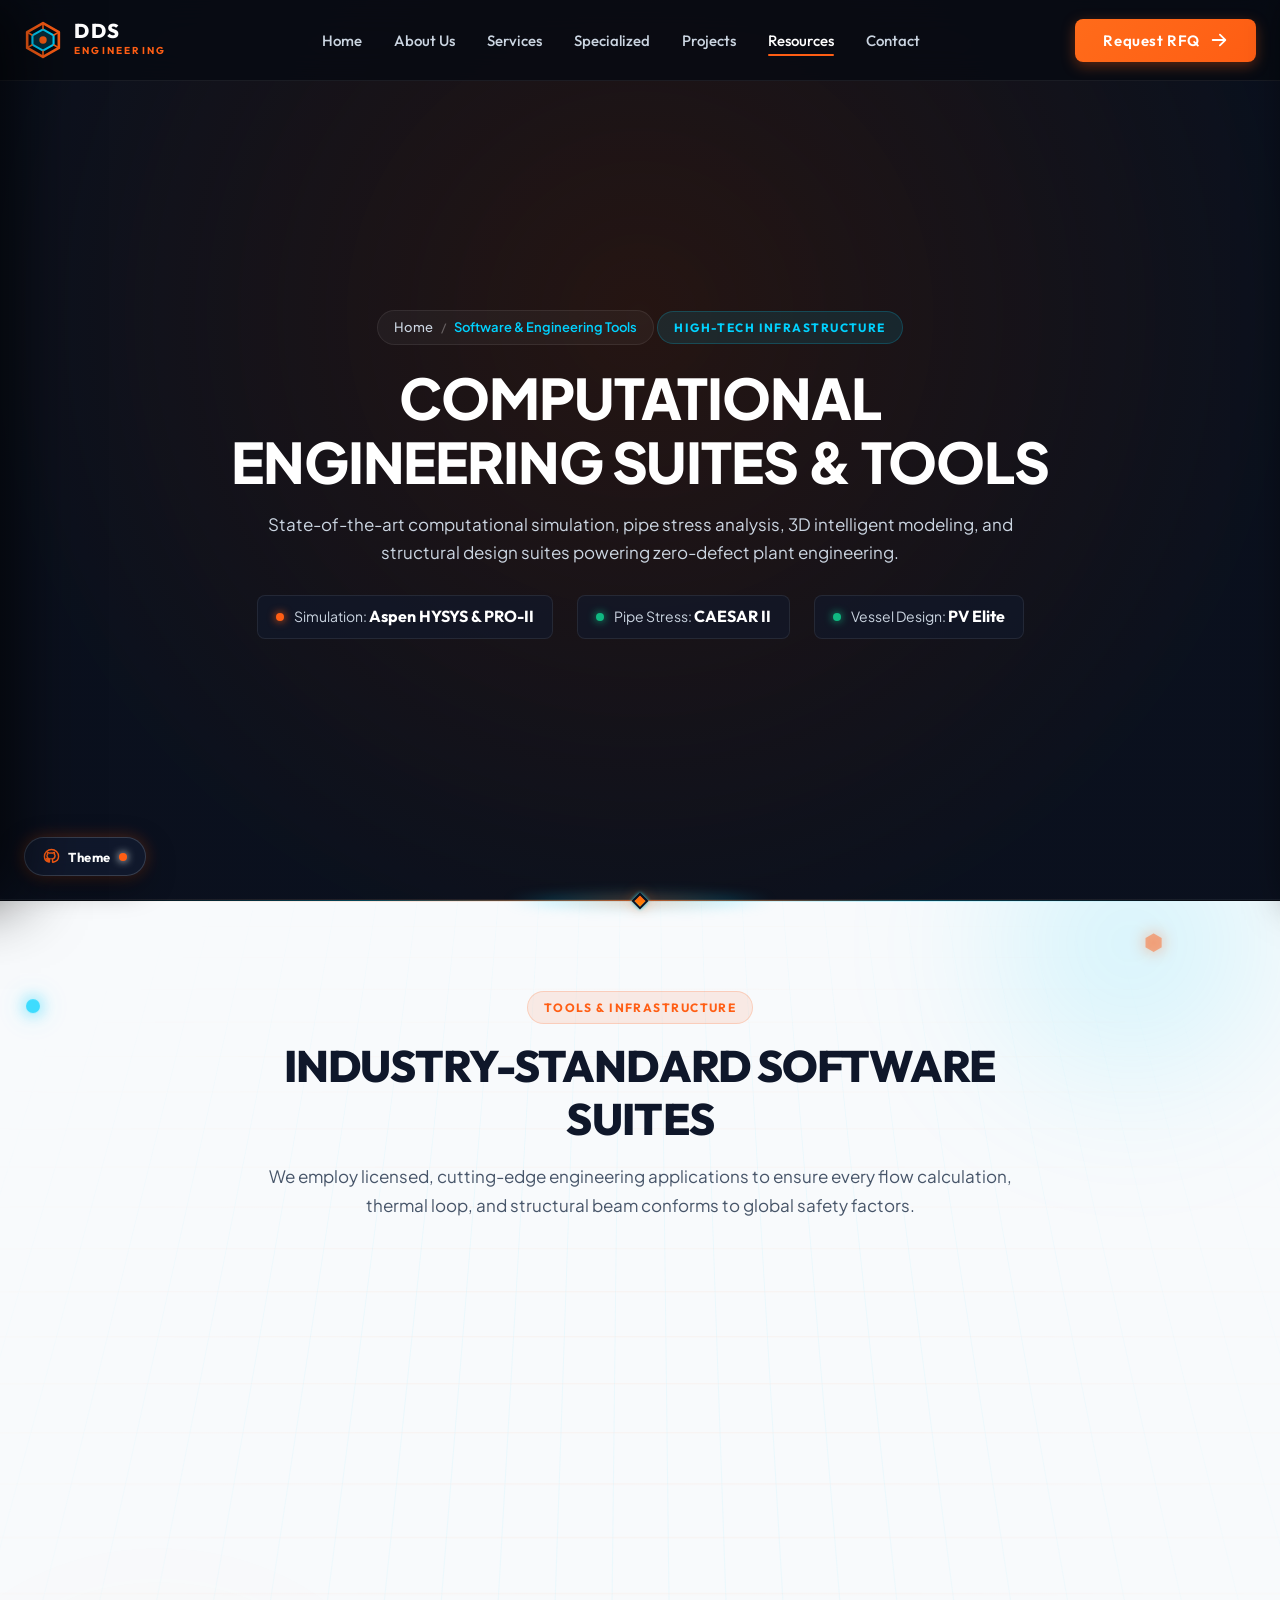
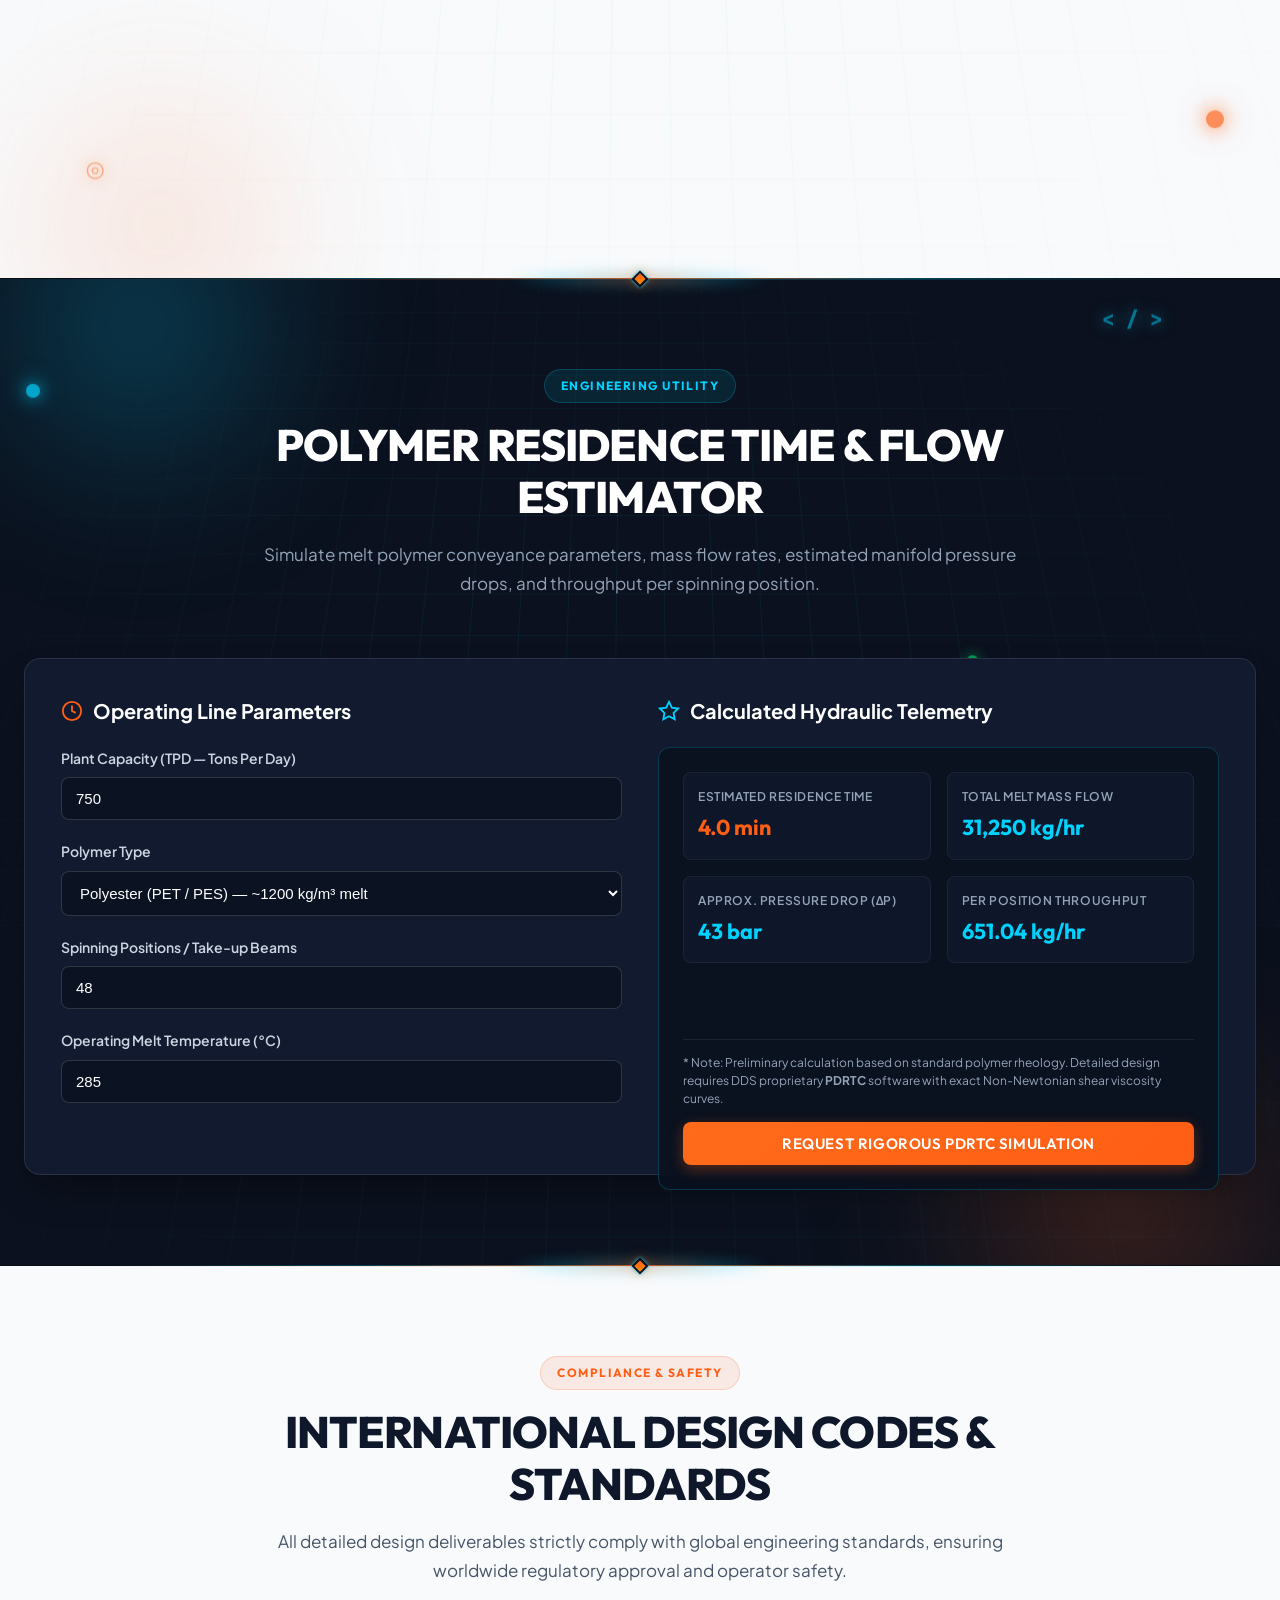
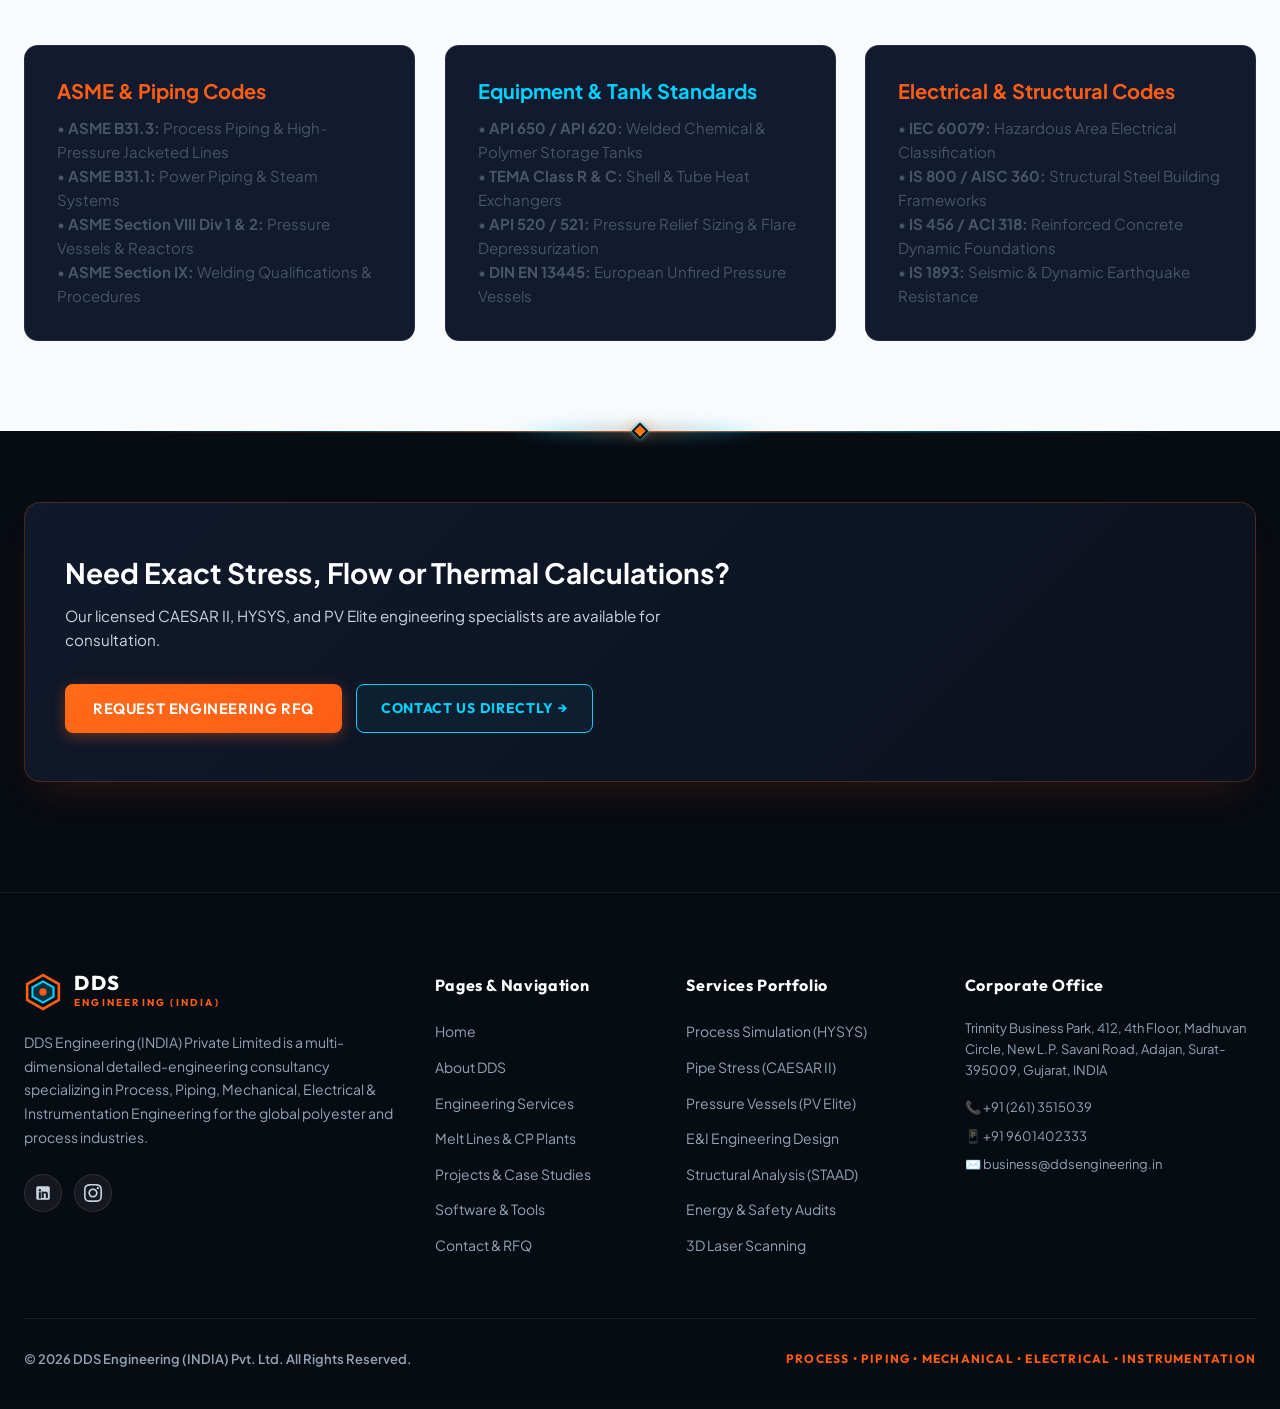
<file: resources.html>
<!DOCTYPE html>
<html lang="en">
<head>
  <meta charset="UTF-8">
  <meta name="viewport" content="width=device-width, initial-scale=1.0">
  <title>Engineering Software &amp; Tools | DDS Engineering (INDIA) Pvt. Ltd.</title>
  <meta name="description" content="Explore DDS Engineering's software infrastructure: Aspen HYSYS, HTRI, PV Elite, AutoCAD Plant 3D, CAESAR II, STAAD.Pro, and try our Interactive Polymer Residence Time Estimator.">
  
  <!-- Google Fonts: Outfit (Headings) & Plus Jakarta Sans (Body) -->
  <link rel="preconnect" href="https://fonts.googleapis.com">
  <link rel="preconnect" href="https://fonts.gstatic.com" crossorigin>
  <link href="https://fonts.googleapis.com/css2?family=Outfit:wght@400;500;600;700;800;900&family=Plus+Jakarta+Sans:wght@300;400;500;600;700;800&family=JetBrains+Mono:wght@400;500;700&display=swap" rel="stylesheet">
  
  <link rel="stylesheet" href="styles.css">
</head>
<body>

  <!-- ==================== TOP NAVIGATION BAR ==================== -->
  <header class="site-header" id="siteHeader">
    <div class="container header-container">
      <a href="index.html" class="brand-logo" id="navLogo">
        <div class="logo-icon">
          <svg viewBox="0 0 36 36" fill="none" xmlns="http://www.w3.org/2000/svg">
            <path d="M18 2L3 10.5V25.5L18 34L33 25.5V10.5L18 2Z" stroke="#FF5E14" stroke-width="2.5" stroke-linejoin="round"/>
            <path d="M18 8L8 13.5V22.5L18 28L28 22.5V13.5L18 8Z" fill="#00D2FF" fill-opacity="0.18" stroke="#00D2FF" stroke-width="2"/>
            <circle cx="18" cy="18" r="3.5" fill="#FF5E14"/>
            <path d="M18 2V8M3 10.5L8 13.5M33 10.5L28 13.5M3 25.5L8 22.5M33 25.5L28 22.5M18 34V28" stroke="#FF5E14" stroke-width="1.5"/>
          </svg>
        </div>
        <div class="logo-text">
          <span class="logo-main">DDS</span>
          <span class="logo-sub">ENGINEERING</span>
        </div>
      </a>

      <!-- Desktop Nav Links -->
      <nav class="nav-menu" id="navMenu">
        <ul class="nav-list">
          <li><a href="index.html" class="nav-link" id="navHome">Home</a></li>
          <li><a href="about.html" class="nav-link" id="navAbout">About Us</a></li>
          <li><a href="services.html" class="nav-link" id="navServices">Services</a></li>
          <li><a href="specialized.html" class="nav-link" id="navSpecialized">Specialized</a></li>
          <li><a href="projects.html" class="nav-link" id="navProjects">Projects</a></li>
          <li><a href="resources.html" class="nav-link active" id="navResources">Resources</a></li>
          <li><a href="contact.html" class="nav-link" id="navContact">Contact</a></li>
        </ul>
      </nav>

      <!-- Right Action CTA -->
      <div class="header-actions">
        <button class="btn btn-primary btn-glow" id="btnRequestQuoteHeader" onclick="openQuoteModal()">
          Request RFQ
          <svg class="btn-icon" viewBox="0 0 20 20" fill="currentColor">
            <path fill-rule="evenodd" d="M10.293 3.293a1 1 0 011.414 0l6 6a1 1 0 010 1.414l-6 6a1 1 0 01-1.414-1.414L14.586 11H3a1 1 0 110-2h11.586l-4.293-4.293a1 1 0 010-1.414z" clip-rule="evenodd" />
          </svg>
        </button>

        <!-- Mobile Hamburger Toggle -->
        <button class="hamburger-btn" id="mobileMenuToggle" aria-label="Toggle Navigation Menu">
          <span class="bar"></span>
          <span class="bar"></span>
          <span class="bar"></span>
        </button>
      </div>
    </div>
  </header>

  <!-- Mobile Drawer Menu -->
  <div class="mobile-drawer" id="mobileDrawer">
    <div class="drawer-header">
      <div class="logo-text">
        <span class="logo-main">DDS</span>
        <span class="logo-sub">ENGINEERING (INDIA)</span>
      </div>
      <button class="drawer-close" id="drawerClose">&times;</button>
    </div>
    <ul class="mobile-nav-list">
      <li><a href="index.html" class="mobile-nav-link" onclick="closeDrawer()">Home</a></li>
      <li><a href="about.html" class="mobile-nav-link" onclick="closeDrawer()">About Company</a></li>
      <li><a href="services.html" class="mobile-nav-link" onclick="closeDrawer()">Engineering Services</a></li>
      <li><a href="specialized.html" class="mobile-nav-link" onclick="closeDrawer()">Specialized &amp; Melt Lines</a></li>
      <li><a href="projects.html" class="mobile-nav-link" onclick="closeDrawer()">Featured Projects</a></li>
      <li><a href="resources.html" class="mobile-nav-link" onclick="closeDrawer()">Software &amp; Tools</a></li>
      <li><a href="contact.html" class="mobile-nav-link" onclick="closeDrawer()">Contact Us</a></li>
    </ul>
    <div class="drawer-footer">
      <button class="btn btn-primary btn-block" onclick="closeDrawer(); openQuoteModal();">Request Engineering RFQ</button>
      <div class="drawer-contact-info">
        <p>📞 +91 (261) 3515039 / +91 9601402333</p>
        <p>✉️ business@ddsengineering.in</p>
      </div>
    </div>
  </div>
  <div class="drawer-overlay" id="drawerOverlay" onclick="closeDrawer()"></div>

  <main>
    <!-- ==================== SUBPAGE HERO BANNER ==================== -->
    <section class="page-hero-banner">
      <div class="container page-hero-container">
        <div class="page-breadcrumbs">
          <a href="index.html">Home</a>
          <span class="sep">/</span>
          <span class="current">Software &amp; Engineering Tools</span>
        </div>
        <span class="section-badge-pill cyan">HIGH-TECH INFRASTRUCTURE</span>
        <h1 class="page-hero-title">COMPUTATIONAL ENGINEERING SUITES &amp; TOOLS</h1>
        <p class="page-hero-desc">
          State-of-the-art computational simulation, pipe stress analysis, 3D intelligent modeling, and structural design suites powering zero-defect plant engineering.
        </p>

        <div class="page-hero-metrics">
          <div class="page-hero-metric-item">
            <span class="pulse-dot orange"></span>
            <span>Simulation: <strong>Aspen HYSYS &amp; PRO-II</strong></span>
          </div>
          <div class="page-hero-metric-item">
            <span class="pulse-dot cyan"></span>
            <span>Pipe Stress: <strong>CAESAR II</strong></span>
          </div>
          <div class="page-hero-metric-item">
            <span class="pulse-dot green"></span>
            <span>Vessel Design: <strong>PV Elite</strong></span>
          </div>
        </div>
      </div>
    </section>

    <!-- ==================== SECTION DIVIDER ==================== -->
    <div class="section-divider-glow">
      <div class="section-divider-diamond"></div>
    </div>

    <!-- ==================== 1. SOFTWARE SUITE SHOWCASE ==================== -->
    <section class="subpage-section bg-light interactive-parallax-section" id="software" data-interactive-parallax="software">
      <!-- Interactive Futuristic Parallax Background Canvas -->
      <div class="interactive-bg-stage" aria-hidden="true">
        <div class="interactive-grid-mesh light-mode"></div>
        <div class="interactive-glow-orb orb-cyan-soft"></div>
        <div class="interactive-glow-orb orb-orange-soft"></div>
        <div class="floating-particle p-node-1" data-depth="0.11"></div>
        <div class="floating-particle p-node-2" data-depth="-0.13"></div>
        <div class="floating-particle p-glyph p-glyph-1 light" data-depth="0.18">&#x2B22;</div>
        <div class="floating-particle p-glyph p-glyph-2 light" data-depth="-0.15">&#x25CE;</div>
        <div class="floating-particle p-glyph p-glyph-3 light" data-depth="0.12">+</div>
      </div>

      <div class="container">
        <div class="section-header text-center">
          <span class="section-badge-pill">TOOLS &amp; INFRASTRUCTURE</span>
          <h2 class="section-title">INDUSTRY-STANDARD SOFTWARE SUITES</h2>
          <p class="section-description">
            We employ licensed, cutting-edge engineering applications to ensure every flow calculation, thermal loop, and structural beam conforms to global safety factors.
          </p>
        </div>

        <div class="resources-grid">
          <!-- Tool 1: HYSYS -->
          <div class="resource-card">
            <div class="res-icon-wrap bg-orange-soft"><span class="res-code">HYSYS</span></div>
            <h4 class="res-title">Aspen HYSYS &amp; PRO-II</h4>
            <p class="res-desc">Process simulation, heat &amp; material balances, thermodynamic vapor-liquid equilibrium (VLE), chemical reaction kinetics, and column hydraulics.</p>
          </div>

          <!-- Tool 2: HTRI -->
          <div class="resource-card">
            <div class="res-icon-wrap bg-cyan-soft"><span class="res-code">HTRI</span></div>
            <h4 class="res-title">HTRI Xchanger Suite</h4>
            <p class="res-desc">Rigorous thermal rating, vibration analysis, and mechanical sizing of Shell &amp; Tube, Air-Cooled, and Plate Heat Exchangers in HTM circuits.</p>
          </div>

          <!-- Tool 3: PV Elite -->
          <div class="resource-card">
            <div class="res-icon-wrap bg-blue-soft"><span class="res-code">PVE</span></div>
            <h4 class="res-title">PV Elite (ASME VIII)</h4>
            <p class="res-desc">ASME Section VIII Div 1 &amp; 2 pressure vessel design, chemical reactors, vacuum distillation columns, and external nozzle loading analysis.</p>
          </div>

          <!-- Tool 4: AutoCAD Plant 3D -->
          <div class="resource-card">
            <div class="res-icon-wrap bg-purple-soft"><span class="res-code">3D</span></div>
            <h4 class="res-title">AutoCAD Plant 3D</h4>
            <p class="res-desc">Comprehensive 3D plant layout, intelligent P&amp;ID synchronization, equipment modeling, clash detection, and automated isometric spool generation.</p>
          </div>

          <!-- Tool 5: CAESAR II -->
          <div class="resource-card">
            <div class="res-icon-wrap bg-orange-soft"><span class="res-code">C-II</span></div>
            <h4 class="res-title">CAESAR II (Intergraph)</h4>
            <p class="res-desc">Static and dynamic pipe stress analysis, thermal expansion calculations for 280&deg;C+ jacketed piping, nozzle loads, and spring hanger sizing.</p>
          </div>

          <!-- Tool 6: STAAD.Pro -->
          <div class="resource-card">
            <div class="res-icon-wrap bg-cyan-soft"><span class="res-code">STAAD</span></div>
            <h4 class="res-title">STAAD.Pro (Bentley)</h4>
            <p class="res-desc">Finite element structural steel framework analysis, heavy equipment foundation RCC design, wind loading, and seismic dynamic damping.</p>
          </div>
        </div>
      </div>
    </section>

    <!-- ==================== SECTION DIVIDER ==================== -->
    <div class="section-divider-glow">
      <div class="section-divider-diamond"></div>
    </div>

    <!-- ==================== 2. INTERACTIVE ESTIMATOR TOOL ==================== -->
    <section class="subpage-section bg-dark interactive-parallax-section" id="estimator" data-interactive-parallax="estimator">
      <!-- Interactive Futuristic Parallax Background Canvas -->
      <div class="interactive-bg-stage" aria-hidden="true">
        <div class="interactive-grid-mesh"></div>
        <div class="interactive-glow-orb orb-cyan"></div>
        <div class="interactive-glow-orb orb-orange"></div>
        <div class="floating-particle p-node-1" data-depth="0.10"></div>
        <div class="floating-particle p-node-2" data-depth="0.16"></div>
        <div class="floating-particle p-node-3" data-depth="-0.12"></div>
        <div class="floating-particle p-glyph p-glyph-1" data-depth="0.20">&lt; / &gt;</div>
        <div class="floating-particle p-glyph p-glyph-2" data-depth="-0.14">&#x25C7;</div>
        <div class="floating-particle p-glyph p-glyph-3" data-depth="0.11">&#x2B21;</div>
      </div>

      <div class="container">
        <div class="section-header text-center">
          <span class="section-badge-pill cyan">ENGINEERING UTILITY</span>
          <h2 class="section-title text-white">POLYMER RESIDENCE TIME &amp; FLOW ESTIMATOR</h2>
          <p class="section-description text-gray">
            Simulate melt polymer conveyance parameters, mass flow rates, estimated manifold pressure drops, and throughput per spinning position.
          </p>
        </div>

        <div class="calculator-card">
          <!-- Input Column -->
          <div class="calc-inputs-col">
            <h3>
              <svg viewBox="0 0 24 24" width="22" height="22" fill="none" stroke="currentColor" stroke-width="2">
                <circle cx="12" cy="12" r="10"/><polyline points="12 6 12 12 16 14"/>
              </svg>
              Operating Line Parameters
            </h3>

            <form id="estimatorForm" onsubmit="event.preventDefault()">
              <div class="calc-group">
                <label for="calcCapacity">Plant Capacity (TPD — Tons Per Day)</label>
                <input type="number" id="calcCapacity" value="750" min="10" max="2500" step="10">
              </div>

              <div class="calc-group">
                <label for="calcPolymer">Polymer Type</label>
                <select id="calcPolymer">
                  <option value="PET">Polyester (PET / PES) — ~1200 kg/m³ melt</option>
                  <option value="PBT">Polybutylene (PBT) — ~1180 kg/m³ melt</option>
                  <option value="PA6">Polyamide (Nylon 6) — ~1000 kg/m³ melt</option>
                  <option value="PP">Polypropylene (PP) — ~780 kg/m³ melt</option>
                </select>
              </div>

              <div class="calc-group">
                <label for="calcPositions">Spinning Positions / Take-up Beams</label>
                <input type="number" id="calcPositions" value="48" min="2" max="256" step="2">
              </div>

              <div class="calc-group">
                <label for="calcTemp">Operating Melt Temperature (°C)</label>
                <input type="number" id="calcTemp" value="285" min="220" max="320" step="5">
              </div>
            </form>
          </div>

          <!-- Result Column -->
          <div class="calc-results-col">
            <h3>
              <svg viewBox="0 0 24 24" width="22" height="22" fill="none" stroke="#00D2FF" stroke-width="2">
                <polygon points="12 2 15.09 8.26 22 9.27 17 14.14 18.18 21.02 12 17.77 5.82 21.02 7 14.14 2 9.27 8.91 8.26 12 2"/>
              </svg>
              Calculated Hydraulic Telemetry
            </h3>

            <div class="calc-results-panel">
              <div class="calc-metric-grid">
                <div class="calc-metric-item highlight">
                  <span class="lbl">Estimated Residence Time</span>
                  <span class="val" id="calcResTime">6.5 min</span>
                </div>

                <div class="calc-metric-item">
                  <span class="lbl">Total Melt Mass Flow</span>
                  <span class="val" id="calcMassFlow">31,250 kg/hr</span>
                </div>

                <div class="calc-metric-item">
                  <span class="lbl">Approx. Pressure Drop (ΔP)</span>
                  <span class="val" id="calcPressureDrop">41 bar</span>
                </div>

                <div class="calc-metric-item">
                  <span class="lbl">Per Position Throughput</span>
                  <span class="val" id="calcPerPosition">651.04 kg/hr</span>
                </div>
              </div>

              <div class="calc-disclaimer">
                * Note: Preliminary calculation based on standard polymer rheology. Detailed design requires DDS proprietary <strong>PDRTC</strong> software with exact Non-Newtonian shear viscosity curves.
                <div style="margin-top: 14px;">
                  <button class="btn btn-primary btn-block" onclick="openQuoteModal()">REQUEST RIGOROUS PDRTC SIMULATION</button>
                </div>
              </div>
            </div>
          </div>
        </div>
      </div>
    </section>

    <!-- ==================== SECTION DIVIDER ==================== -->
    <div class="section-divider-glow">
      <div class="section-divider-diamond"></div>
    </div>

    <!-- ==================== 3. INTERNATIONAL CODES & STANDARDS ==================== -->
    <section class="subpage-section bg-light">
      <div class="container">
        <div class="section-header text-center">
          <span class="section-badge-pill">COMPLIANCE &amp; SAFETY</span>
          <h2 class="section-title">INTERNATIONAL DESIGN CODES &amp; STANDARDS</h2>
          <p class="section-description">
            All detailed design deliverables strictly comply with global engineering standards, ensuring worldwide regulatory approval and operator safety.
          </p>
        </div>

        <div class="discipline-deep-grid">
          <div class="discipline-card">
            <h3 class="discipline-title" style="color: var(--accent-orange); margin-bottom: 12px;">ASME &amp; Piping Codes</h3>
            <p style="color: var(--text-slate-600); font-size: 0.9375rem;">
              • <strong>ASME B31.3:</strong> Process Piping &amp; High-Pressure Jacketed Lines<br>
              • <strong>ASME B31.1:</strong> Power Piping &amp; Steam Systems<br>
              • <strong>ASME Section VIII Div 1 &amp; 2:</strong> Pressure Vessels &amp; Reactors<br>
              • <strong>ASME Section IX:</strong> Welding Qualifications &amp; Procedures
            </p>
          </div>

          <div class="discipline-card">
            <h3 class="discipline-title" style="color: var(--accent-cyan); margin-bottom: 12px;">Equipment &amp; Tank Standards</h3>
            <p style="color: var(--text-slate-600); font-size: 0.9375rem;">
              • <strong>API 650 / API 620:</strong> Welded Chemical &amp; Polymer Storage Tanks<br>
              • <strong>TEMA Class R &amp; C:</strong> Shell &amp; Tube Heat Exchangers<br>
              • <strong>API 520 / 521:</strong> Pressure Relief Sizing &amp; Flare Depressurization<br>
              • <strong>DIN EN 13445:</strong> European Unfired Pressure Vessels
            </p>
          </div>

          <div class="discipline-card">
            <h3 class="discipline-title" style="color: var(--accent-orange); margin-bottom: 12px;">Electrical &amp; Structural Codes</h3>
            <p style="color: var(--text-slate-600); font-size: 0.9375rem;">
              • <strong>IEC 60079:</strong> Hazardous Area Electrical Classification<br>
              • <strong>IS 800 / AISC 360:</strong> Structural Steel Building Frameworks<br>
              • <strong>IS 456 / ACI 318:</strong> Reinforced Concrete Dynamic Foundations<br>
              • <strong>IS 1893:</strong> Seismic &amp; Dynamic Earthquake Resistance
            </p>
          </div>
        </div>
      </div>
    </section>

    <!-- ==================== SECTION DIVIDER ==================== -->
    <div class="section-divider-glow">
      <div class="section-divider-diamond"></div>
    </div>

    <!-- ==================== SUBPAGE CALLOUT BANNER ==================== -->
    <section class="subpage-section bg-space" style="padding-top: 0;">
      <div class="container">
        <div class="subpage-cta-banner">
          <div class="subpage-cta-content">
            <h3>Need Exact Stress, Flow or Thermal Calculations?</h3>
            <p>Our licensed CAESAR II, HYSYS, and PV Elite engineering specialists are available for consultation.</p>
          </div>
          <div style="display: flex; gap: 14px; flex-wrap: wrap;">
            <button class="btn btn-primary btn-glow" onclick="openQuoteModal()">REQUEST ENGINEERING RFQ</button>
            <a href="contact.html" class="btn btn-outline-cyan">CONTACT US DIRECTLY &rarr;</a>
          </div>
        </div>
      </div>
    </section>
  </main>

  <!-- ==================== GLOBAL FOOTER ==================== -->
  <footer class="site-footer" id="footer">
    <div class="container footer-container">
      <div class="footer-top">
        <div class="footer-col brand-col">
          <a href="index.html" class="brand-logo footer-logo">
            <div class="logo-icon">
              <svg viewBox="0 0 36 36" fill="none" xmlns="http://www.w3.org/2000/svg">
                <path d="M18 2L3 10.5V25.5L18 34L33 25.5V10.5L18 2Z" stroke="#FF5E14" stroke-width="2.5"/>
                <path d="M18 8L8 13.5V22.5L18 28L28 22.5V13.5L18 8Z" fill="#00D2FF" fill-opacity="0.2" stroke="#00D2FF" stroke-width="2"/>
                <circle cx="18" cy="18" r="3.5" fill="#FF5E14"/>
              </svg>
            </div>
            <div class="logo-text">
              <span class="logo-main">DDS</span>
              <span class="logo-sub">ENGINEERING (INDIA)</span>
            </div>
          </a>
          <p class="footer-bio">
            DDS Engineering (INDIA) Private Limited is a multi-dimensional detailed-engineering consultancy specializing in Process, Piping, Mechanical, Electrical &amp; Instrumentation Engineering for the global polyester and process industries.
          </p>
          <div class="social-links">
            <a href="https://www.linkedin.com/in/dds-engineering-9b109b209/" target="_blank" rel="noopener noreferrer" class="social-btn" aria-label="LinkedIn">
              <svg viewBox="0 0 24 24" fill="currentColor"><path d="M19 3a2 2 0 0 1 2 2v14a2 2 0 0 1-2 2H5a2 2 0 0 1-2-2V5a2 2 0 0 1 2-2h14m-.5 15.5v-5.3a3.26 3.26 0 0 0-3.26-3.26c-.85 0-1.84.52-2.28 1.3v-1.11h-2.79v8.37h2.79v-4.93c0-.77.62-1.4 1.39-1.4a1.4 1.4 0 0 1 1.4 1.4v4.93h2.75M6.46 10.9v8.37H9.2V10.9H6.46M7.83 6.7a1.64 1.64 0 1 0 0 3.28 1.64 1.64 0 0 0 0-3.28z"/></svg>
            </a>
            <a href="https://www.instagram.com/dds_engineering/?igshid=MzRlODBiNWFlZA%3D%3D" target="_blank" rel="noopener noreferrer" class="social-btn" aria-label="Instagram">
              <svg viewBox="0 0 24 24" fill="currentColor"><path d="M12 2.163c3.204 0 3.584.012 4.85.07 3.252.148 4.771 1.691 4.919 4.919.058 1.265.069 1.645.069 4.849 0 3.205-.012 3.584-.069 4.849-.149 3.225-1.664 4.771-4.919 4.919-1.266.058-1.644.07-4.85.07-3.204 0-3.584-.012-4.849-.07-3.26-.149-4.771-1.699-4.919-4.92-.058-1.265-.07-1.644-.07-4.849 0-3.204.013-3.583.07-4.849.149-3.227 1.664-4.771 4.919-4.919 1.266-.057 1.645-.069 4.849-.069zm0-2.163c-3.259 0-3.667.014-4.947.072-4.358.2-6.78 2.618-6.98 6.98-.059 1.281-.073 1.689-.073 4.948 0 3.259.014 3.668.072 4.948.2 4.358 2.618 6.78 6.98 6.98 1.281.058 1.689.072 4.948.072 3.259 0 3.668-.014 4.948-.072 4.354-.2 6.782-2.618 6.979-6.98.059-1.28.073-1.689.073-4.948 0-3.259-.014-3.667-.072-4.947-.196-4.354-2.617-6.78-6.979-6.98-1.281-.059-1.69-.073-4.949-.073zm0 5.838c-3.403 0-6.162 2.759-6.162 6.162s2.759 6.163 6.162 6.163 6.162-2.759 6.162-6.163c0-3.403-2.759-6.162-6.162-6.162zm0 10.162c-2.209 0-4-1.79-4-4 0-2.209 1.791-4 4-4s4 1.791 4 4c0 2.21-1.791 4-4 4zm6.406-11.845c-.796 0-1.441.645-1.441 1.44s.645 1.44 1.441 1.44c.795 0 1.439-.645 1.439-1.44s-.644-1.44-1.439-1.44z"/></svg>
            </a>
          </div>
        </div>

        <div class="footer-col">
          <h4 class="footer-heading">Pages &amp; Navigation</h4>
          <ul class="footer-nav">
            <li><a href="index.html">Home</a></li>
            <li><a href="about.html">About DDS</a></li>
            <li><a href="services.html">Engineering Services</a></li>
            <li><a href="specialized.html">Melt Lines &amp; CP Plants</a></li>
            <li><a href="projects.html">Projects &amp; Case Studies</a></li>
            <li><a href="resources.html">Software &amp; Tools</a></li>
            <li><a href="contact.html">Contact &amp; RFQ</a></li>
          </ul>
        </div>

        <div class="footer-col">
          <h4 class="footer-heading">Services Portfolio</h4>
          <ul class="footer-nav">
            <li><a href="services.html#process">Process Simulation (HYSYS)</a></li>
            <li><a href="services.html#piping">Pipe Stress (CAESAR II)</a></li>
            <li><a href="services.html#equipment">Pressure Vessels (PV Elite)</a></li>
            <li><a href="services.html#electrical">E&amp;I Engineering Design</a></li>
            <li><a href="services.html#civil">Structural Analysis (STAAD)</a></li>
            <li><a href="services.html#audits">Energy &amp; Safety Audits</a></li>
            <li><a href="services.html#scanning">3D Laser Scanning</a></li>
          </ul>
        </div>

        <div class="footer-col">
          <h4 class="footer-heading">Corporate Office</h4>
          <p class="newsletter-desc">Trinnity Business Park, 412, 4th Floor, Madhuvan Circle, New L.P. Savani Road, Adajan, Surat-395009, Gujarat, INDIA</p>
          <div class="footer-contact-links">
            <a href="tel:+912613515039" class="f-contact-link">📞 +91 (261) 3515039</a>
            <a href="tel:+919601402333" class="f-contact-link">📱 +91 9601402333</a>
            <a href="mailto:business@ddsengineering.in" class="f-contact-link">✉️ business@ddsengineering.in</a>
          </div>
        </div>
      </div>

      <div class="footer-bottom">
        <p class="copyright-text">&copy; 2026 DDS Engineering (INDIA) Pvt. Ltd. All Rights Reserved.</p>
        <p class="footer-tagline">PROCESS &bull; PIPING &bull; MECHANICAL &bull; ELECTRICAL &bull; INSTRUMENTATION</p>
      </div>
    </div>
  </footer>

  <!-- Request RFQ Modal -->
  <div class="modal-backdrop" id="quoteModalBackdrop" onclick="closeQuoteModal(event)">
    <div class="modal-dialog glass-panel-dark">
      <button class="modal-close" onclick="closeQuoteModal()">&times;</button>
      <div class="modal-header">
        <span class="pill-mini orange">ENGINEERING RFQ</span>
        <h3 class="modal-title">Request Detailed Engineering RFQ</h3>
        <p class="modal-subtitle">Submit your plant parameters, capacity, and design scope to our principal consultants.</p>
      </div>
      <form class="modal-form" onsubmit="handleQuoteSubmit(event)">
        <div class="form-row">
          <div class="form-group">
            <label>Your Name *</label>
            <input type="text" required class="form-control" placeholder="e.g. Neeraj Sharma">
          </div>
          <div class="form-group">
            <label>Company / Organization *</label>
            <input type="text" required class="form-control" placeholder="e.g. Synthetic Polymer Corp">
          </div>
        </div>
        <div class="form-row">
          <div class="form-group">
            <label>Work Email *</label>
            <input type="email" required class="form-control" placeholder="n.sharma@corp.com">
          </div>
          <div class="form-group">
            <label>Service Area Required</label>
            <select class="form-control">
              <option>Melt Polymer Transfer Line Design</option>
              <option>Complete Plant Detail Engineering</option>
              <option>Continuous Polymerisation (CP) Plant</option>
              <option>Texturizing / Conning Oil Plant</option>
              <option>Pipe Stress Analysis &amp; 3D Modeling</option>
              <option>Energy / Safety Audit &amp; Debottlenecking</option>
            </select>
          </div>
        </div>
        <div class="form-group">
          <label>Scope / Operating Parameters (TPD, Temperature, Fluid) *</label>
          <textarea rows="3" required class="form-control" placeholder="Provide plant capacity, polymer type (PET/POY/FDY/PSF), line layout or timeline..."></textarea>
        </div>
        <button type="submit" class="btn btn-primary btn-block btn-glow">SUBMIT ENGINEERING RFQ</button>
      </form>
    </div>
  </div>

  <div class="toast-container" id="toastContainer"></div>
  <button class="back-to-top" id="backToTopBtn" onclick="scrollToTop()" aria-label="Back to top">
    <svg viewBox="0 0 24 24" fill="none" stroke="currentColor" stroke-width="2.5"><path d="M18 15l-6-6-6 6"/></svg>
  </button>

  <script src="animations.js" defer></script>
  <script src="script.js" defer></script>
  <script src="theme-editor.js" defer></script>
</body>
</html>
</file>
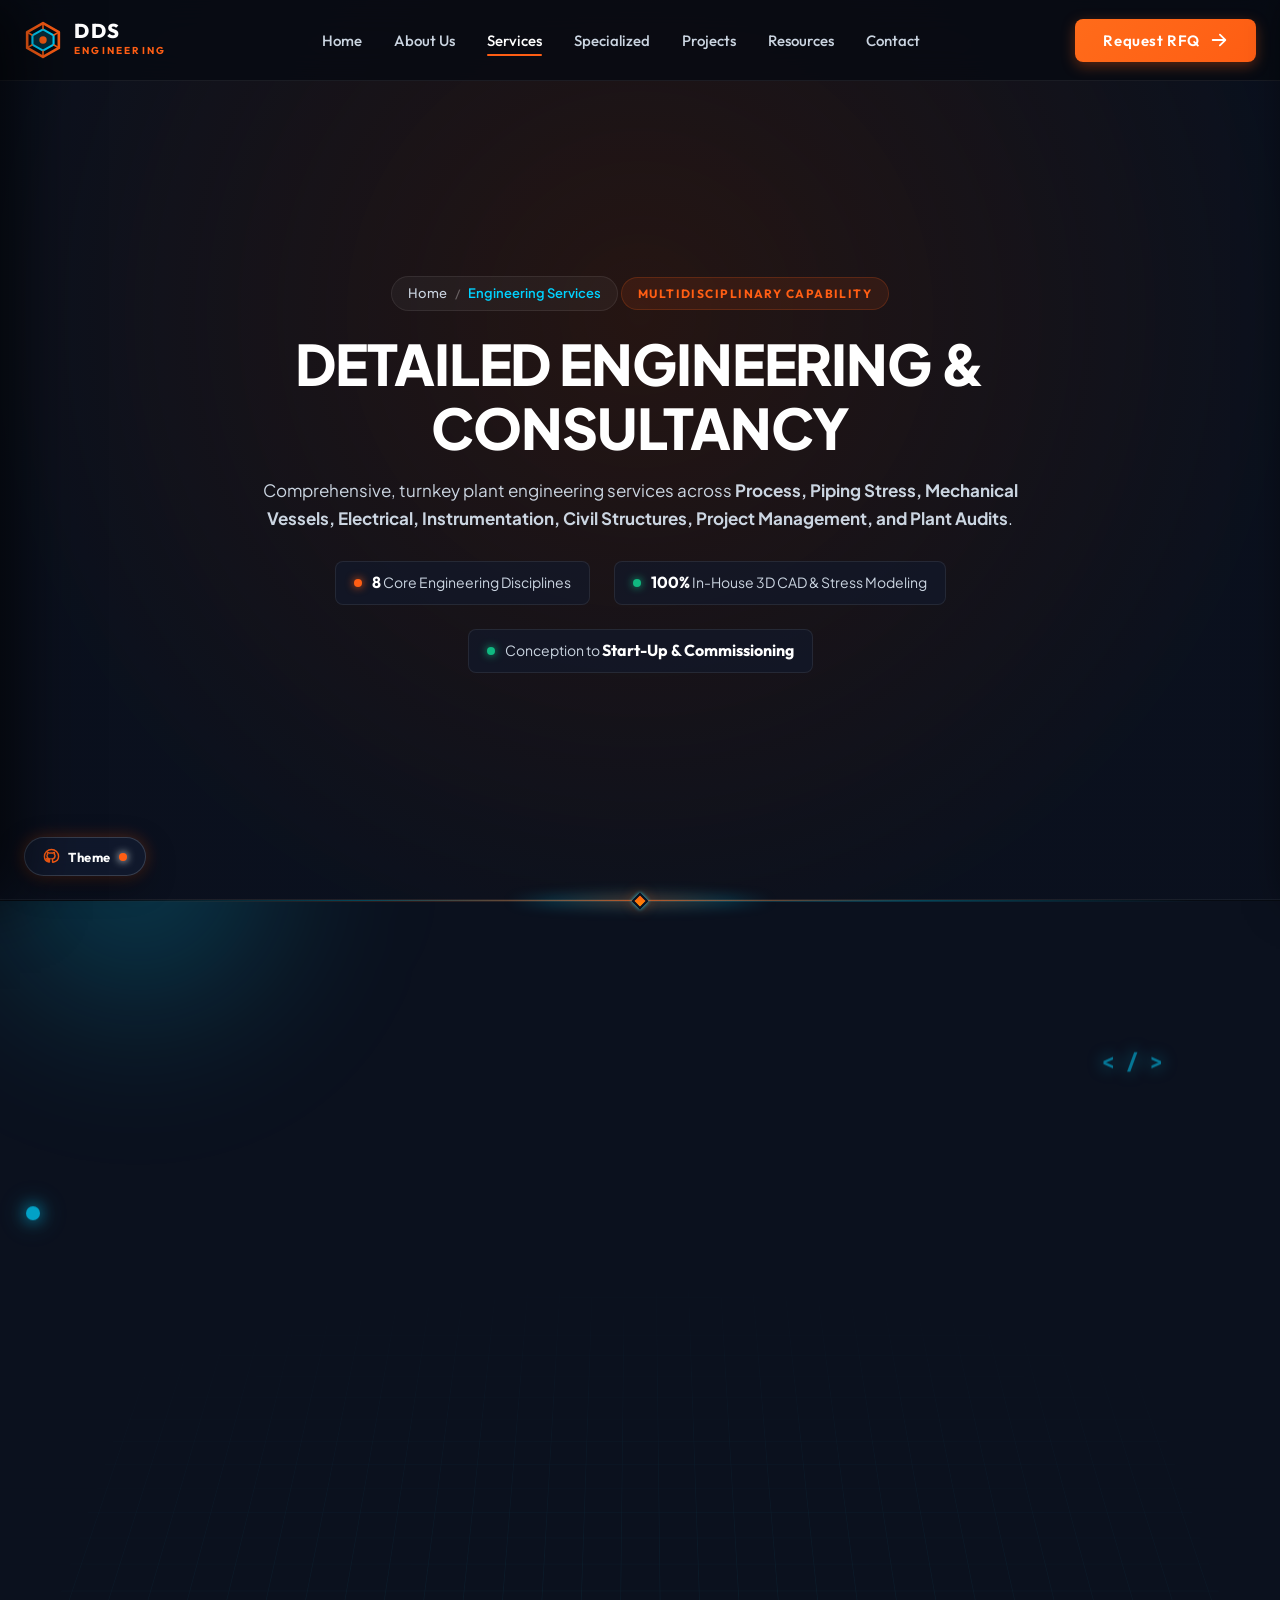
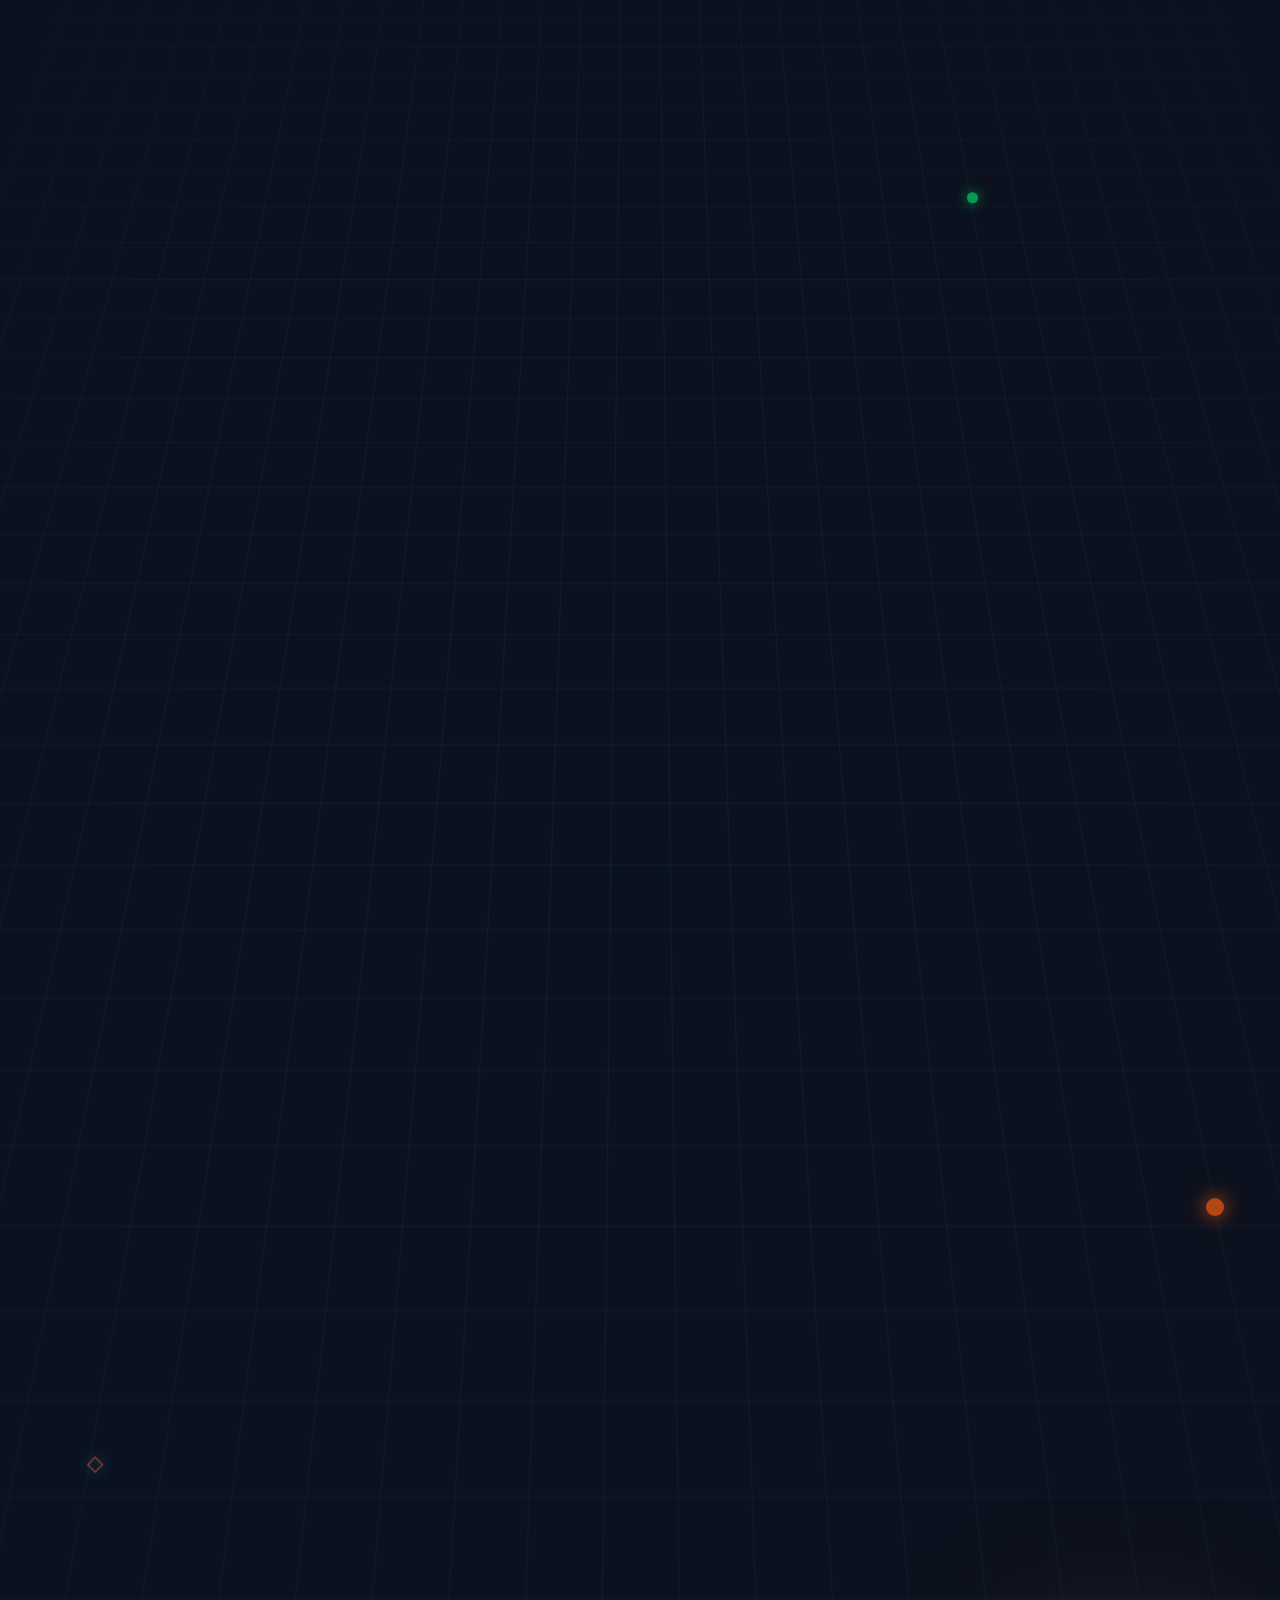
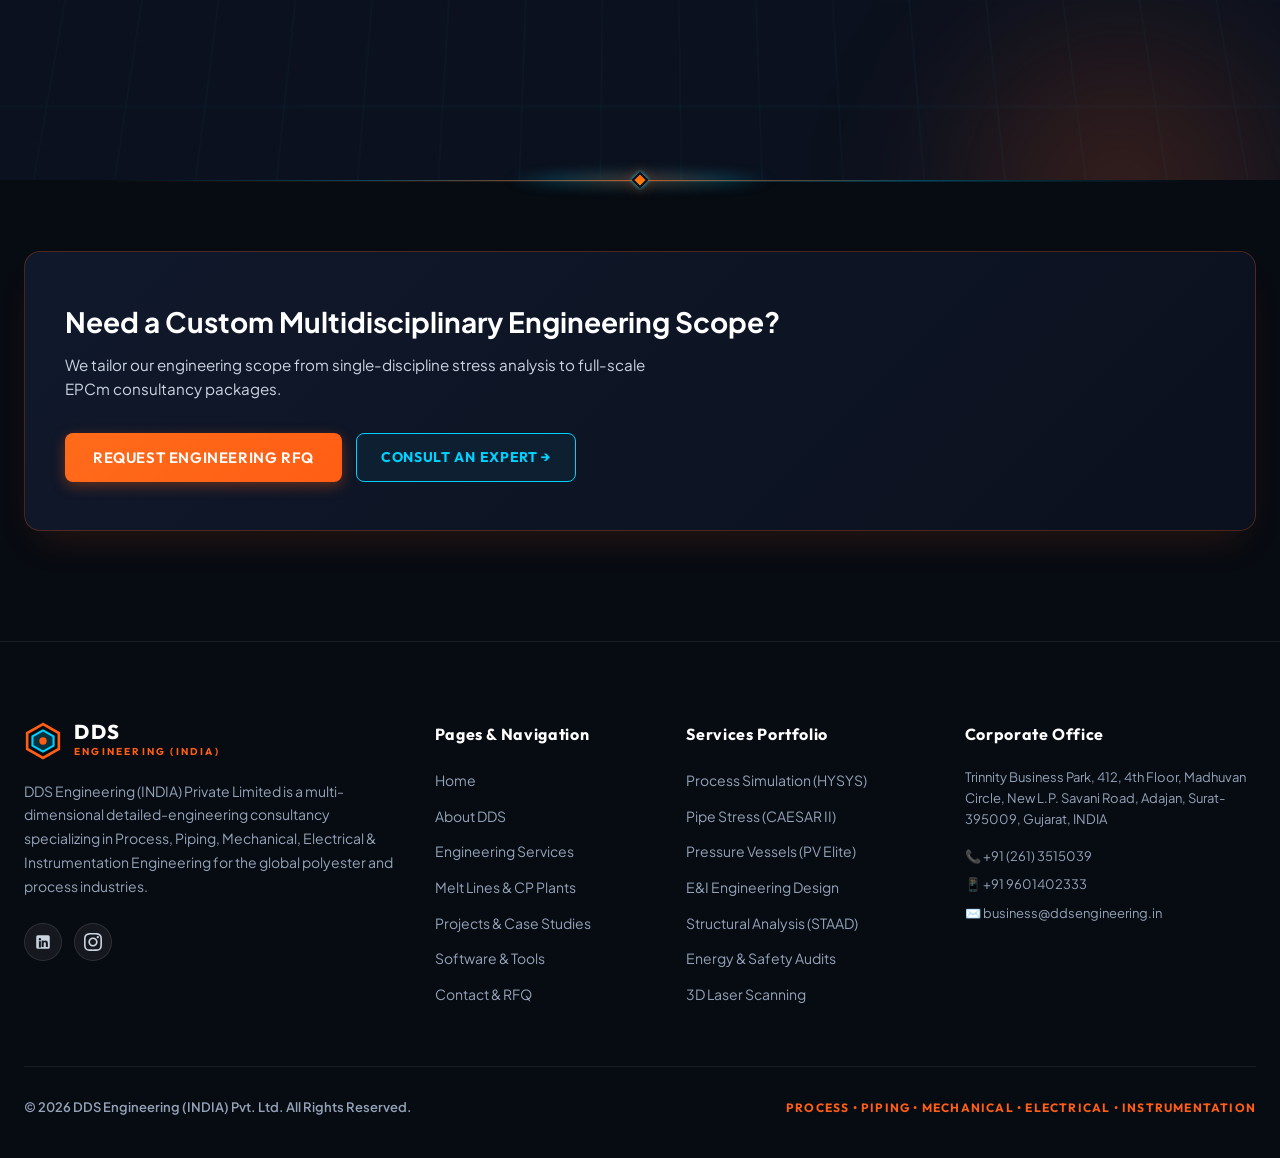
<file: services.html>
<!DOCTYPE html>
<html lang="en">
<head>
  <meta charset="UTF-8">
  <meta name="viewport" content="width=device-width, initial-scale=1.0">
  <title>Engineering Services | DDS Engineering (INDIA) Pvt. Ltd. | Process, Piping, E&amp;I</title>
  <meta name="description" content="Explore DDS Engineering's multidisciplinary consultancy: Process Simulation (HYSYS), Piping Stress (CAESAR II), Mechanical Equipment (PV Elite), E&amp;I Design, Civil, Field PM, and 3D Laser Scanning.">
  
  <!-- Google Fonts: Outfit (Headings) & Plus Jakarta Sans (Body) -->
  <link rel="preconnect" href="https://fonts.googleapis.com">
  <link rel="preconnect" href="https://fonts.gstatic.com" crossorigin>
  <link href="https://fonts.googleapis.com/css2?family=Outfit:wght@400;500;600;700;800;900&family=Plus+Jakarta+Sans:wght@300;400;500;600;700;800&family=JetBrains+Mono:wght@400;500;700&display=swap" rel="stylesheet">
  
  <link rel="stylesheet" href="styles.css">
</head>
<body>

  <!-- ==================== TOP NAVIGATION BAR ==================== -->
  <header class="site-header" id="siteHeader">
    <div class="container header-container">
      <a href="index.html" class="brand-logo" id="navLogo">
        <div class="logo-icon">
          <svg viewBox="0 0 36 36" fill="none" xmlns="http://www.w3.org/2000/svg">
            <path d="M18 2L3 10.5V25.5L18 34L33 25.5V10.5L18 2Z" stroke="#FF5E14" stroke-width="2.5" stroke-linejoin="round"/>
            <path d="M18 8L8 13.5V22.5L18 28L28 22.5V13.5L18 8Z" fill="#00D2FF" fill-opacity="0.18" stroke="#00D2FF" stroke-width="2"/>
            <circle cx="18" cy="18" r="3.5" fill="#FF5E14"/>
            <path d="M18 2V8M3 10.5L8 13.5M33 10.5L28 13.5M3 25.5L8 22.5M33 25.5L28 22.5M18 34V28" stroke="#FF5E14" stroke-width="1.5"/>
          </svg>
        </div>
        <div class="logo-text">
          <span class="logo-main">DDS</span>
          <span class="logo-sub">ENGINEERING</span>
        </div>
      </a>

      <!-- Desktop Nav Links -->
      <nav class="nav-menu" id="navMenu">
        <ul class="nav-list">
          <li><a href="index.html" class="nav-link" id="navHome">Home</a></li>
          <li><a href="about.html" class="nav-link" id="navAbout">About Us</a></li>
          <li><a href="services.html" class="nav-link active" id="navServices">Services</a></li>
          <li><a href="specialized.html" class="nav-link" id="navSpecialized">Specialized</a></li>
          <li><a href="projects.html" class="nav-link" id="navProjects">Projects</a></li>
          <li><a href="resources.html" class="nav-link" id="navResources">Resources</a></li>
          <li><a href="contact.html" class="nav-link" id="navContact">Contact</a></li>
        </ul>
      </nav>

      <!-- Right Action CTA -->
      <div class="header-actions">
        <button class="btn btn-primary btn-glow" id="btnRequestQuoteHeader" onclick="openQuoteModal()">
          Request RFQ
          <svg class="btn-icon" viewBox="0 0 20 20" fill="currentColor">
            <path fill-rule="evenodd" d="M10.293 3.293a1 1 0 011.414 0l6 6a1 1 0 010 1.414l-6 6a1 1 0 01-1.414-1.414L14.586 11H3a1 1 0 110-2h11.586l-4.293-4.293a1 1 0 010-1.414z" clip-rule="evenodd" />
          </svg>
        </button>

        <!-- Mobile Hamburger Toggle -->
        <button class="hamburger-btn" id="mobileMenuToggle" aria-label="Toggle Navigation Menu">
          <span class="bar"></span>
          <span class="bar"></span>
          <span class="bar"></span>
        </button>
      </div>
    </div>
  </header>

  <!-- Mobile Drawer Menu -->
  <div class="mobile-drawer" id="mobileDrawer">
    <div class="drawer-header">
      <div class="logo-text">
        <span class="logo-main">DDS</span>
        <span class="logo-sub">ENGINEERING (INDIA)</span>
      </div>
      <button class="drawer-close" id="drawerClose">&times;</button>
    </div>
    <ul class="mobile-nav-list">
      <li><a href="index.html" class="mobile-nav-link" onclick="closeDrawer()">Home</a></li>
      <li><a href="about.html" class="mobile-nav-link" onclick="closeDrawer()">About Company</a></li>
      <li><a href="services.html" class="mobile-nav-link" onclick="closeDrawer()">Engineering Services</a></li>
      <li><a href="specialized.html" class="mobile-nav-link" onclick="closeDrawer()">Specialized &amp; Melt Lines</a></li>
      <li><a href="projects.html" class="mobile-nav-link" onclick="closeDrawer()">Featured Projects</a></li>
      <li><a href="resources.html" class="mobile-nav-link" onclick="closeDrawer()">Software &amp; Tools</a></li>
      <li><a href="contact.html" class="mobile-nav-link" onclick="closeDrawer()">Contact Us</a></li>
    </ul>
    <div class="drawer-footer">
      <button class="btn btn-primary btn-block" onclick="closeDrawer(); openQuoteModal();">Request Engineering RFQ</button>
      <div class="drawer-contact-info">
        <p>📞 +91 (261) 3515039 / +91 9601402333</p>
        <p>✉️ business@ddsengineering.in</p>
      </div>
    </div>
  </div>
  <div class="drawer-overlay" id="drawerOverlay" onclick="closeDrawer()"></div>

  <main>
    <!-- ==================== SUBPAGE HERO BANNER ==================== -->
    <section class="page-hero-banner">
      <div class="container page-hero-container">
        <div class="page-breadcrumbs">
          <a href="index.html">Home</a>
          <span class="sep">/</span>
          <span class="current">Engineering Services</span>
        </div>
        <span class="section-badge-pill orange">MULTIDISCIPLINARY CAPABILITY</span>
        <h1 class="page-hero-title">DETAILED ENGINEERING &amp; CONSULTANCY</h1>
        <p class="page-hero-desc">
          Comprehensive, turnkey plant engineering services across <strong>Process, Piping Stress, Mechanical Vessels, Electrical, Instrumentation, Civil Structures, Project Management, and Plant Audits</strong>.
        </p>

        <div class="page-hero-metrics">
          <div class="page-hero-metric-item">
            <span class="pulse-dot orange"></span>
            <span><strong>8</strong> Core Engineering Disciplines</span>
          </div>
          <div class="page-hero-metric-item">
            <span class="pulse-dot cyan"></span>
            <span><strong>100%</strong> In-House 3D CAD &amp; Stress Modeling</span>
          </div>
          <div class="page-hero-metric-item">
            <span class="pulse-dot green"></span>
            <span>Conception to <strong>Start-Up &amp; Commissioning</strong></span>
          </div>
        </div>
      </div>
    </section>

    <!-- ==================== SECTION DIVIDER ==================== -->
    <div class="section-divider-glow">
      <div class="section-divider-diamond"></div>
    </div>

    <!-- ==================== 1. DISCIPLINE BREAKDOWNS ==================== -->
    <section class="subpage-section bg-dark interactive-parallax-section" id="services" data-interactive-parallax="services">
      <!-- Interactive Futuristic Parallax Background Canvas -->
      <div class="interactive-bg-stage" aria-hidden="true">
        <div class="interactive-grid-mesh"></div>
        <div class="interactive-glow-orb orb-cyan"></div>
        <div class="interactive-glow-orb orb-orange"></div>
        <div class="floating-particle p-node-1" data-depth="0.10"></div>
        <div class="floating-particle p-node-2" data-depth="0.16"></div>
        <div class="floating-particle p-node-3" data-depth="-0.12"></div>
        <div class="floating-particle p-glyph p-glyph-1" data-depth="0.20">&lt; / &gt;</div>
        <div class="floating-particle p-glyph p-glyph-2" data-depth="-0.14">&#x25C7;</div>
        <div class="floating-particle p-glyph p-glyph-3" data-depth="0.11">&#x2B21;</div>
      </div>

      <div class="container">
        <div class="section-header text-center">
          <span class="section-badge-pill cyan">COMPLETE LIFECYCLE CAPABILITY</span>
          <h2 class="section-title text-white">DISCIPLINE PORTFOLIO &amp; DELIVERABLES</h2>
          <p class="section-description text-gray">
            Click on any service area to explore detailed deliverables, technical software, and project applications.
          </p>
        </div>

        <div class="discipline-deep-grid">
          <!-- 1. Process Engineering -->
          <div class="discipline-card" id="process">
            <div>
              <div class="discipline-header">
                <div class="discipline-icon-sq">
                  <svg viewBox="0 0 24 24" fill="none" stroke="#FF5E14" stroke-width="2">
                    <circle cx="12" cy="12" r="10"/><path d="M12 8v8M8 12h8"/>
                  </svg>
                </div>
                <div>
                  <h3 class="discipline-title">Process Engineering &amp; Simulation</h3>
                  <span class="pill-mini orange">HYSYS &bull; PRO-II &bull; HTRI</span>
                </div>
              </div>
              <div class="discipline-body">
                <p>
                  Rigorous chemical engineering calculations, thermodynamic phase equilibrium, heat &amp; material balances (HMB), and process flow diagram generation for continuous polymerization, esterification, and utility plants.
                </p>
                <ul class="discipline-deliverables">
                  <li>Process Flow Diagrams (PFD) &amp; Heat/Mass Balances</li>
                  <li>Piping &amp; Instrumentation Diagrams (P&amp;ID) with interlocks</li>
                  <li>Equipment Process Data Sheets (Reactors, Columns, Pumps)</li>
                  <li>HTRI rigorous thermal sizing of Shell &amp; Tube HTM exchangers</li>
                  <li>Safety Relief Valve (PSV) sizing &amp; Flare relief networks</li>
                </ul>
              </div>
            </div>
            <button class="btn btn-outline-orange btn-block" onclick="openQuoteModal('Process Engineering &amp; Simulation')">REQUEST PROCESS PROPOSAL</button>
          </div>

          <!-- 2. Piping & Stress Analysis -->
          <div class="discipline-card" id="piping">
            <div>
              <div class="discipline-header">
                <div class="discipline-icon-sq cyan">
                  <svg viewBox="0 0 24 24" fill="none" stroke="#00D2FF" stroke-width="2">
                    <path d="M4 15s1-1 4-1 5 2 8 2 4-1 4-1V3s-1 1-4 1-5-2-8-2-4 1-4 1z"/><line x1="4" y1="22" x2="4" y2="15"/>
                  </svg>
                </div>
                <div>
                  <h3 class="discipline-title">Piping Design &amp; Stress Analysis</h3>
                  <span class="pill-mini cyan">CAESAR II &bull; PLANT 3D &bull; PDRTC</span>
                </div>
              </div>
              <div class="discipline-body">
                <p>
                  India's foremost expertise in high-temperature (>280°C), high-pressure (>150 bar) jacketed polymer piping networks. Comprehensive static &amp; dynamic stress calculations to eliminate nozzle overloading and thermal fatigue.
                </p>
                <ul class="discipline-deliverables">
                  <li>CAESAR II thermal flexibility &amp; pipe stress analysis</li>
                  <li>Proprietary PDRTC polymer residence time optimization</li>
                  <li>3D intelligent piping layout, routing &amp; clash detection</li>
                  <li>Fabrication isometrics with complete Bill of Materials (BOM)</li>
                  <li>Spring hanger, guide, anchor, and support design</li>
                </ul>
              </div>
            </div>
            <button class="btn btn-outline-orange btn-block" onclick="openQuoteModal('Piping Design &amp; Stress Analysis')">REQUEST PIPING PROPOSAL</button>
          </div>

          <!-- 3. Mechanical Static & Rotating -->
          <div class="discipline-card" id="equipment">
            <div>
              <div class="discipline-header">
                <div class="discipline-icon-sq">
                  <svg viewBox="0 0 24 24" fill="none" stroke="#FF5E14" stroke-width="2">
                    <rect x="2" y="3" width="20" height="14" rx="2" ry="2"/><line x1="8" y1="21" x2="16" y2="21"/><line x1="12" y1="17" x2="12" y2="21"/>
                  </svg>
                </div>
                <div>
                  <h3 class="discipline-title">Mechanical Static &amp; Rotating Equipment</h3>
                  <span class="pill-mini orange">PV ELITE &bull; ASME SEC VIII &bull; TEMA</span>
                </div>
              </div>
              <div class="discipline-body">
                <p>
                  Mechanical sizing and structural design of heavy chemical equipment including polymer reactors, distillation columns, storage tanks, high-pressure filters, and continuous polymer pumps.
                </p>
                <ul class="discipline-deliverables">
                  <li>ASME Section VIII Div 1 &amp; 2 pressure vessel calculations</li>
                  <li>Distillation &amp; fractionation column mechanical design</li>
                  <li>Agitator drive, mechanical seal, and shaft design</li>
                  <li>Storage tank design per API 650 / IS 803</li>
                  <li>Vendor fabrication drawing review &amp; QA/QC validation</li>
                </ul>
              </div>
            </div>
            <button class="btn btn-outline-orange btn-block" onclick="openQuoteModal('Mechanical Static &amp; Rotating Equipment')">REQUEST MECHANICAL PROPOSAL</button>
          </div>

          <!-- 4. Electrical & Instrumentation -->
          <div class="discipline-card" id="electrical">
            <div>
              <div class="discipline-header">
                <div class="discipline-icon-sq cyan">
                  <svg viewBox="0 0 24 24" fill="none" stroke="#00D2FF" stroke-width="2">
                    <polygon points="13 2 3 14 12 14 11 22 21 10 12 10 13 2"/>
                  </svg>
                </div>
                <div>
                  <h3 class="discipline-title">Electrical &amp; Instrumentation (E&amp;I)</h3>
                  <span class="pill-mini cyan">DCS &bull; PLC &bull; HT/LT SUBSTATION</span>
                </div>
              </div>
              <div class="discipline-body">
                <p>
                  Complete electrical power distribution and automation architecture. We engineer seamless control systems, DCS/PLC network topologies, hazardous area safety, and instrument specifications.
                </p>
                <ul class="discipline-deliverables">
                  <li>Single Line Diagrams (SLD), Substation &amp; Transformer sizing</li>
                  <li>Hazardous Area Classification (Zone 0, 1, 2) layouts</li>
                  <li>Instrument index, datasheets, loop drawings &amp; hook-ups</li>
                  <li>DCS/PLC I/O allocation, architecture &amp; interlock logic</li>
                  <li>Cable tray routing, earthing &amp; lightning protection layouts</li>
                </ul>
              </div>
            </div>
            <button class="btn btn-outline-orange btn-block" onclick="openQuoteModal('Electrical &amp; Instrumentation (E&amp;I)')">REQUEST E&amp;I PROPOSAL</button>
          </div>

          <!-- 5. Civil & Structural -->
          <div class="discipline-card" id="civil">
            <div>
              <div class="discipline-header">
                <div class="discipline-icon-sq">
                  <svg viewBox="0 0 24 24" fill="none" stroke="#FF5E14" stroke-width="2">
                    <rect x="3" y="3" width="18" height="18" rx="2"/><line x1="3" y1="9" x2="21" y2="9"/><line x1="9" y1="21" x2="9" y2="9"/>
                  </svg>
                </div>
                <div>
                  <h3 class="discipline-title">Civil &amp; Structural Engineering</h3>
                  <span class="pill-mini orange">STAAD.PRO &bull; IS / AISC CODES</span>
                </div>
              </div>
              <div class="discipline-body">
                <p>
                  Industrial civil and structural analysis engineered for heavy process plants. We design multi-tier technological structures, dynamic equipment foundations, piperacks, and deep RCC pedestals.
                </p>
                <ul class="discipline-deliverables">
                  <li>STAAD.Pro 3D finite element structural steel modeling</li>
                  <li>Multi-story continuous polymerization plant frameworks</li>
                  <li>Vibration-damped rotating machine foundations</li>
                  <li>Industrial main piperacks, sleepers &amp; trestles</li>
                  <li>Architectural plant layout, roads, trenches &amp; drainage</li>
                </ul>
              </div>
            </div>
            <button class="btn btn-outline-orange btn-block" onclick="openQuoteModal('Civil &amp; Structural Engineering')">REQUEST CIVIL PROPOSAL</button>
          </div>

          <!-- 6. Project Management & Field Services -->
          <div class="discipline-card" id="field">
            <div>
              <div class="discipline-header">
                <div class="discipline-icon-sq cyan">
                  <svg viewBox="0 0 24 24" fill="none" stroke="#00D2FF" stroke-width="2">
                    <path d="M22 11.08V12a10 10 0 1 1-5.93-9.14"/><polyline points="22 4 12 14.01 9 11.01"/>
                  </svg>
                </div>
                <div>
                  <h3 class="discipline-title">Project Management &amp; Commissioning</h3>
                  <span class="pill-mini cyan">SITE MANAGEMENT &bull; QA/QC &bull; START-UP</span>
                </div>
              </div>
              <div class="discipline-body">
                <p>
                  Turnkey site oversight from Capex budget formulation and procurement expediting to on-site mechanical erection supervision, pre-commissioning flushes, and seamless zero-defect plant start-ups.
                </p>
                <ul class="discipline-deliverables">
                  <li>Detailed project master schedule &amp; critical path monitoring</li>
                  <li>Procurement support, vendor qualification &amp; bid tabulations</li>
                  <li>Site mechanical erection &amp; piping alignment supervision</li>
                  <li>Hydrostatic / pneumatic test witnessing &amp; QA/QC signoff</li>
                  <li>Pre-commissioning chemical flushes &amp; trial run leadership</li>
                </ul>
              </div>
            </div>
            <button class="btn btn-outline-orange btn-block" onclick="openQuoteModal('Project Management &amp; Commissioning')">REQUEST PM PROPOSAL</button>
          </div>

          <!-- 7. Industrial Services & Audits -->
          <div class="discipline-card" id="audits">
            <div>
              <div class="discipline-header">
                <div class="discipline-icon-sq">
                  <svg viewBox="0 0 24 24" fill="none" stroke="#FF5E14" stroke-width="2">
                    <path d="M12 2v20M17 5H9.5a3.5 3.5 0 0 0 0 7h5a3.5 3.5 0 0 1 0 7H6"/>
                  </svg>
                </div>
                <div>
                  <h3 class="discipline-title">Industrial Services &amp; Plant Audits</h3>
                  <span class="pill-mini orange">ENERGY AUDITS &bull; DEBOTTLENECKING</span>
                </div>
              </div>
              <div class="discipline-body">
                <p>
                  Applying 20+ years of operational plant leadership to inspect running polymer manufacturing facilities, cut thermal energy waste, balance utility loads, and unlock hidden plant throughput.
                </p>
                <ul class="discipline-deliverables">
                  <li>Comprehensive Energy &amp; Thermal Balance Audits</li>
                  <li>Process parameter tuning to eliminate spinning breaks</li>
                  <li>Debottlenecking studies to increase daily TPD capacity</li>
                  <li>Waste reduction &amp; polymer recycling feasibility</li>
                  <li>Plant safety audits &amp; operational compliance review</li>
                </ul>
              </div>
            </div>
            <button class="btn btn-outline-orange btn-block" onclick="openQuoteModal('Industrial Services &amp; Plant Audits')">REQUEST AUDIT PROPOSAL</button>
          </div>

          <!-- 8. 3D Laser Scanning & Reverse Engineering -->
          <div class="discipline-card" id="scanning">
            <div>
              <div class="discipline-header">
                <div class="discipline-icon-sq cyan">
                  <svg viewBox="0 0 24 24" fill="none" stroke="#00D2FF" stroke-width="2">
                    <circle cx="12" cy="12" r="3"/><path d="M19.07 4.93a10 10 0 0 1 0 14.14M4.93 4.93a10 10 0 0 0 0 14.14"/>
                  </svg>
                </div>
                <div>
                  <h3 class="discipline-title">3D Laser Scanning &amp; Reverse Engineering</h3>
                  <span class="pill-mini cyan">POINT CLOUDS &bull; AS-BUILT 3D MODELING</span>
                </div>
              </div>
              <div class="discipline-body">
                <p>
                  High-precision terrestrial 3D LiDAR laser scanning of existing brownfield plants. We convert dense point clouds into intelligent 3D CAD models for zero-clash brownfield tie-ins.
                </p>
                <ul class="discipline-deliverables">
                  <li>Millimeter-accurate 3D terrestrial laser plant capture</li>
                  <li>Point cloud conversion to AutoCAD Plant 3D models</li>
                  <li>Brownfield revamp tie-in verification &amp; clash elimination</li>
                  <li>As-built P&amp;ID drafting and validation</li>
                  <li>Reverse engineering of obsolete equipment components</li>
                </ul>
              </div>
            </div>
            <button class="btn btn-outline-orange btn-block" onclick="openQuoteModal('3D Laser Scanning &amp; Reverse Engineering')">REQUEST 3D SCAN PROPOSAL</button>
          </div>
        </div>
      </div>
    </section>

    <!-- ==================== SECTION DIVIDER ==================== -->
    <div class="section-divider-glow">
      <div class="section-divider-diamond"></div>
    </div>

    <!-- ==================== SUBPAGE CALLOUT BANNER ==================== -->
    <section class="subpage-section bg-space" style="padding-top: 0;">
      <div class="container">
        <div class="subpage-cta-banner">
          <div class="subpage-cta-content">
            <h3>Need a Custom Multidisciplinary Engineering Scope?</h3>
            <p>We tailor our engineering scope from single-discipline stress analysis to full-scale EPCm consultancy packages.</p>
          </div>
          <div style="display: flex; gap: 14px; flex-wrap: wrap;">
            <button class="btn btn-primary btn-glow" onclick="openQuoteModal()">REQUEST ENGINEERING RFQ</button>
            <a href="contact.html" class="btn btn-outline-cyan">CONSULT AN EXPERT &rarr;</a>
          </div>
        </div>
      </div>
    </section>
  </main>

  <!-- ==================== GLOBAL FOOTER ==================== -->
  <footer class="site-footer" id="footer">
    <div class="container footer-container">
      <div class="footer-top">
        <div class="footer-col brand-col">
          <a href="index.html" class="brand-logo footer-logo">
            <div class="logo-icon">
              <svg viewBox="0 0 36 36" fill="none" xmlns="http://www.w3.org/2000/svg">
                <path d="M18 2L3 10.5V25.5L18 34L33 25.5V10.5L18 2Z" stroke="#FF5E14" stroke-width="2.5"/>
                <path d="M18 8L8 13.5V22.5L18 28L28 22.5V13.5L18 8Z" fill="#00D2FF" fill-opacity="0.2" stroke="#00D2FF" stroke-width="2"/>
                <circle cx="18" cy="18" r="3.5" fill="#FF5E14"/>
              </svg>
            </div>
            <div class="logo-text">
              <span class="logo-main">DDS</span>
              <span class="logo-sub">ENGINEERING (INDIA)</span>
            </div>
          </a>
          <p class="footer-bio">
            DDS Engineering (INDIA) Private Limited is a multi-dimensional detailed-engineering consultancy specializing in Process, Piping, Mechanical, Electrical &amp; Instrumentation Engineering for the global polyester and process industries.
          </p>
          <div class="social-links">
            <a href="https://www.linkedin.com/in/dds-engineering-9b109b209/" target="_blank" rel="noopener noreferrer" class="social-btn" aria-label="LinkedIn">
              <svg viewBox="0 0 24 24" fill="currentColor"><path d="M19 3a2 2 0 0 1 2 2v14a2 2 0 0 1-2 2H5a2 2 0 0 1-2-2V5a2 2 0 0 1 2-2h14m-.5 15.5v-5.3a3.26 3.26 0 0 0-3.26-3.26c-.85 0-1.84.52-2.28 1.3v-1.11h-2.79v8.37h2.79v-4.93c0-.77.62-1.4 1.39-1.4a1.4 1.4 0 0 1 1.4 1.4v4.93h2.75M6.46 10.9v8.37H9.2V10.9H6.46M7.83 6.7a1.64 1.64 0 1 0 0 3.28 1.64 1.64 0 0 0 0-3.28z"/></svg>
            </a>
            <a href="https://www.instagram.com/dds_engineering/?igshid=MzRlODBiNWFlZA%3D%3D" target="_blank" rel="noopener noreferrer" class="social-btn" aria-label="Instagram">
              <svg viewBox="0 0 24 24" fill="currentColor"><path d="M12 2.163c3.204 0 3.584.012 4.85.07 3.252.148 4.771 1.691 4.919 4.919.058 1.265.069 1.645.069 4.849 0 3.205-.012 3.584-.069 4.849-.149 3.225-1.664 4.771-4.919 4.919-1.266.058-1.644.07-4.85.07-3.204 0-3.584-.012-4.849-.07-3.26-.149-4.771-1.699-4.919-4.92-.058-1.265-.07-1.644-.07-4.849 0-3.204.013-3.583.07-4.849.149-3.227 1.664-4.771 4.919-4.919 1.266-.057 1.645-.069 4.849-.069zm0-2.163c-3.259 0-3.667.014-4.947.072-4.358.2-6.78 2.618-6.98 6.98-.059 1.281-.073 1.689-.073 4.948 0 3.259.014 3.668.072 4.948.2 4.358 2.618 6.78 6.98 6.98 1.281.058 1.689.072 4.948.072 3.259 0 3.668-.014 4.948-.072 4.354-.2 6.782-2.618 6.979-6.98.059-1.28.073-1.689.073-4.948 0-3.259-.014-3.667-.072-4.947-.196-4.354-2.617-6.78-6.979-6.98-1.281-.059-1.69-.073-4.949-.073zm0 5.838c-3.403 0-6.162 2.759-6.162 6.162s2.759 6.163 6.162 6.163 6.162-2.759 6.162-6.163c0-3.403-2.759-6.162-6.162-6.162zm0 10.162c-2.209 0-4-1.79-4-4 0-2.209 1.791-4 4-4s4 1.791 4 4c0 2.21-1.791 4-4 4zm6.406-11.845c-.796 0-1.441.645-1.441 1.44s.645 1.44 1.441 1.44c.795 0 1.439-.645 1.439-1.44s-.644-1.44-1.439-1.44z"/></svg>
            </a>
          </div>
        </div>

        <div class="footer-col">
          <h4 class="footer-heading">Pages &amp; Navigation</h4>
          <ul class="footer-nav">
            <li><a href="index.html">Home</a></li>
            <li><a href="about.html">About DDS</a></li>
            <li><a href="services.html">Engineering Services</a></li>
            <li><a href="specialized.html">Melt Lines &amp; CP Plants</a></li>
            <li><a href="projects.html">Projects &amp; Case Studies</a></li>
            <li><a href="resources.html">Software &amp; Tools</a></li>
            <li><a href="contact.html">Contact &amp; RFQ</a></li>
          </ul>
        </div>

        <div class="footer-col">
          <h4 class="footer-heading">Services Portfolio</h4>
          <ul class="footer-nav">
            <li><a href="services.html#process">Process Simulation (HYSYS)</a></li>
            <li><a href="services.html#piping">Pipe Stress (CAESAR II)</a></li>
            <li><a href="services.html#equipment">Pressure Vessels (PV Elite)</a></li>
            <li><a href="services.html#electrical">E&amp;I Engineering Design</a></li>
            <li><a href="services.html#civil">Structural Analysis (STAAD)</a></li>
            <li><a href="services.html#audits">Energy &amp; Safety Audits</a></li>
            <li><a href="services.html#scanning">3D Laser Scanning</a></li>
          </ul>
        </div>

        <div class="footer-col">
          <h4 class="footer-heading">Corporate Office</h4>
          <p class="newsletter-desc">Trinnity Business Park, 412, 4th Floor, Madhuvan Circle, New L.P. Savani Road, Adajan, Surat-395009, Gujarat, INDIA</p>
          <div class="footer-contact-links">
            <a href="tel:+912613515039" class="f-contact-link">📞 +91 (261) 3515039</a>
            <a href="tel:+919601402333" class="f-contact-link">📱 +91 9601402333</a>
            <a href="mailto:business@ddsengineering.in" class="f-contact-link">✉️ business@ddsengineering.in</a>
          </div>
        </div>
      </div>

      <div class="footer-bottom">
        <p class="copyright-text">&copy; 2026 DDS Engineering (INDIA) Pvt. Ltd. All Rights Reserved.</p>
        <p class="footer-tagline">PROCESS &bull; PIPING &bull; MECHANICAL &bull; ELECTRICAL &bull; INSTRUMENTATION</p>
      </div>
    </div>
  </footer>

  <!-- Request RFQ / Proposal Modal -->
  <div class="modal-backdrop" id="quoteModalBackdrop" onclick="closeQuoteModal(event)">
    <div class="modal-dialog glass-panel-dark">
      <button class="modal-close" onclick="closeQuoteModal()">&times;</button>
      <div class="modal-header">
        <span class="pill-mini orange" id="quoteModalBadge">ENGINEERING RFQ</span>
        <h3 class="modal-title" id="quoteModalTitle">Request Detailed Engineering RFQ</h3>
        <p class="modal-subtitle" id="quoteModalSubtitle">Submit your plant parameters, capacity, and design scope to our principal consultants.</p>
      </div>
      <form class="modal-form" onsubmit="handleQuoteSubmit(event)">
        <div class="form-row">
          <div class="form-group">
            <label>Your Name *</label>
            <input type="text" required class="form-control" placeholder="e.g. Neeraj Sharma">
          </div>
          <div class="form-group">
            <label>Company / Organization *</label>
            <input type="text" required class="form-control" placeholder="e.g. Synthetic Polymer Corp">
          </div>
        </div>
        <div class="form-row">
          <div class="form-group">
            <label>Work Email *</label>
            <input type="email" required class="form-control" placeholder="n.sharma@corp.com">
          </div>
          <div class="form-group">
            <label>Service Area Required</label>
            <select class="form-control" id="quoteServiceSelect">
              <option value="Process Engineering &amp; Simulation">Process Engineering &amp; Simulation</option>
              <option value="Piping Design &amp; Stress Analysis">Piping Design &amp; Stress Analysis</option>
              <option value="Mechanical Static &amp; Rotating Equipment">Mechanical Static &amp; Rotating Equipment</option>
              <option value="Electrical &amp; Instrumentation (E&amp;I)">Electrical &amp; Instrumentation (E&amp;I)</option>
              <option value="Civil &amp; Structural Engineering">Civil &amp; Structural Engineering</option>
              <option value="Project Management &amp; Commissioning">Project Management &amp; Commissioning</option>
              <option value="Industrial Services &amp; Plant Audits">Industrial Services &amp; Plant Audits</option>
              <option value="3D Laser Scanning &amp; Reverse Engineering">3D Laser Scanning &amp; Reverse Engineering</option>
              <option value="Melt Polymer Transfer Line Design">Melt Polymer Transfer Line Design</option>
              <option value="Complete Plant Detail Engineering">Complete Plant Detail Engineering</option>
              <option value="Continuous Polymerisation (CP) Plant">Continuous Polymerisation (CP) Plant</option>
              <option value="Texturizing / Conning Oil Plant">Texturizing / Conning Oil Plant</option>
            </select>
          </div>
        </div>
        <div class="form-group">
          <label>Scope / Operating Parameters (TPD, Temperature, Fluid) *</label>
          <textarea rows="3" required class="form-control" placeholder="Provide plant capacity, polymer type (PET/POY/FDY/PSF), line layout or timeline..."></textarea>
        </div>
        <button type="submit" class="btn btn-primary btn-block btn-glow">SUBMIT ENGINEERING RFQ</button>
      </form>
    </div>
  </div>

  <!-- Modal: Service / Project Detail Viewer -->
  <div class="modal-backdrop" id="projectModalBackdrop" onclick="closeProjectModal(event)">
    <div class="modal-dialog glass-panel-dark modal-large">
      <button class="modal-close" onclick="closeProjectModal()">&times;</button>
      <div id="projectModalContent">
        <!-- Injected via JavaScript -->
      </div>
    </div>
  </div>

  <div class="toast-container" id="toastContainer"></div>
  <button class="back-to-top" id="backToTopBtn" onclick="scrollToTop()" aria-label="Back to top">
    <svg viewBox="0 0 24 24" fill="none" stroke="currentColor" stroke-width="2.5"><path d="M18 15l-6-6-6 6"/></svg>
  </button>

  <script src="animations.js" defer></script>
  <script src="script.js" defer></script>
  <script src="theme-editor.js" defer></script>
</body>
</html>
</file>
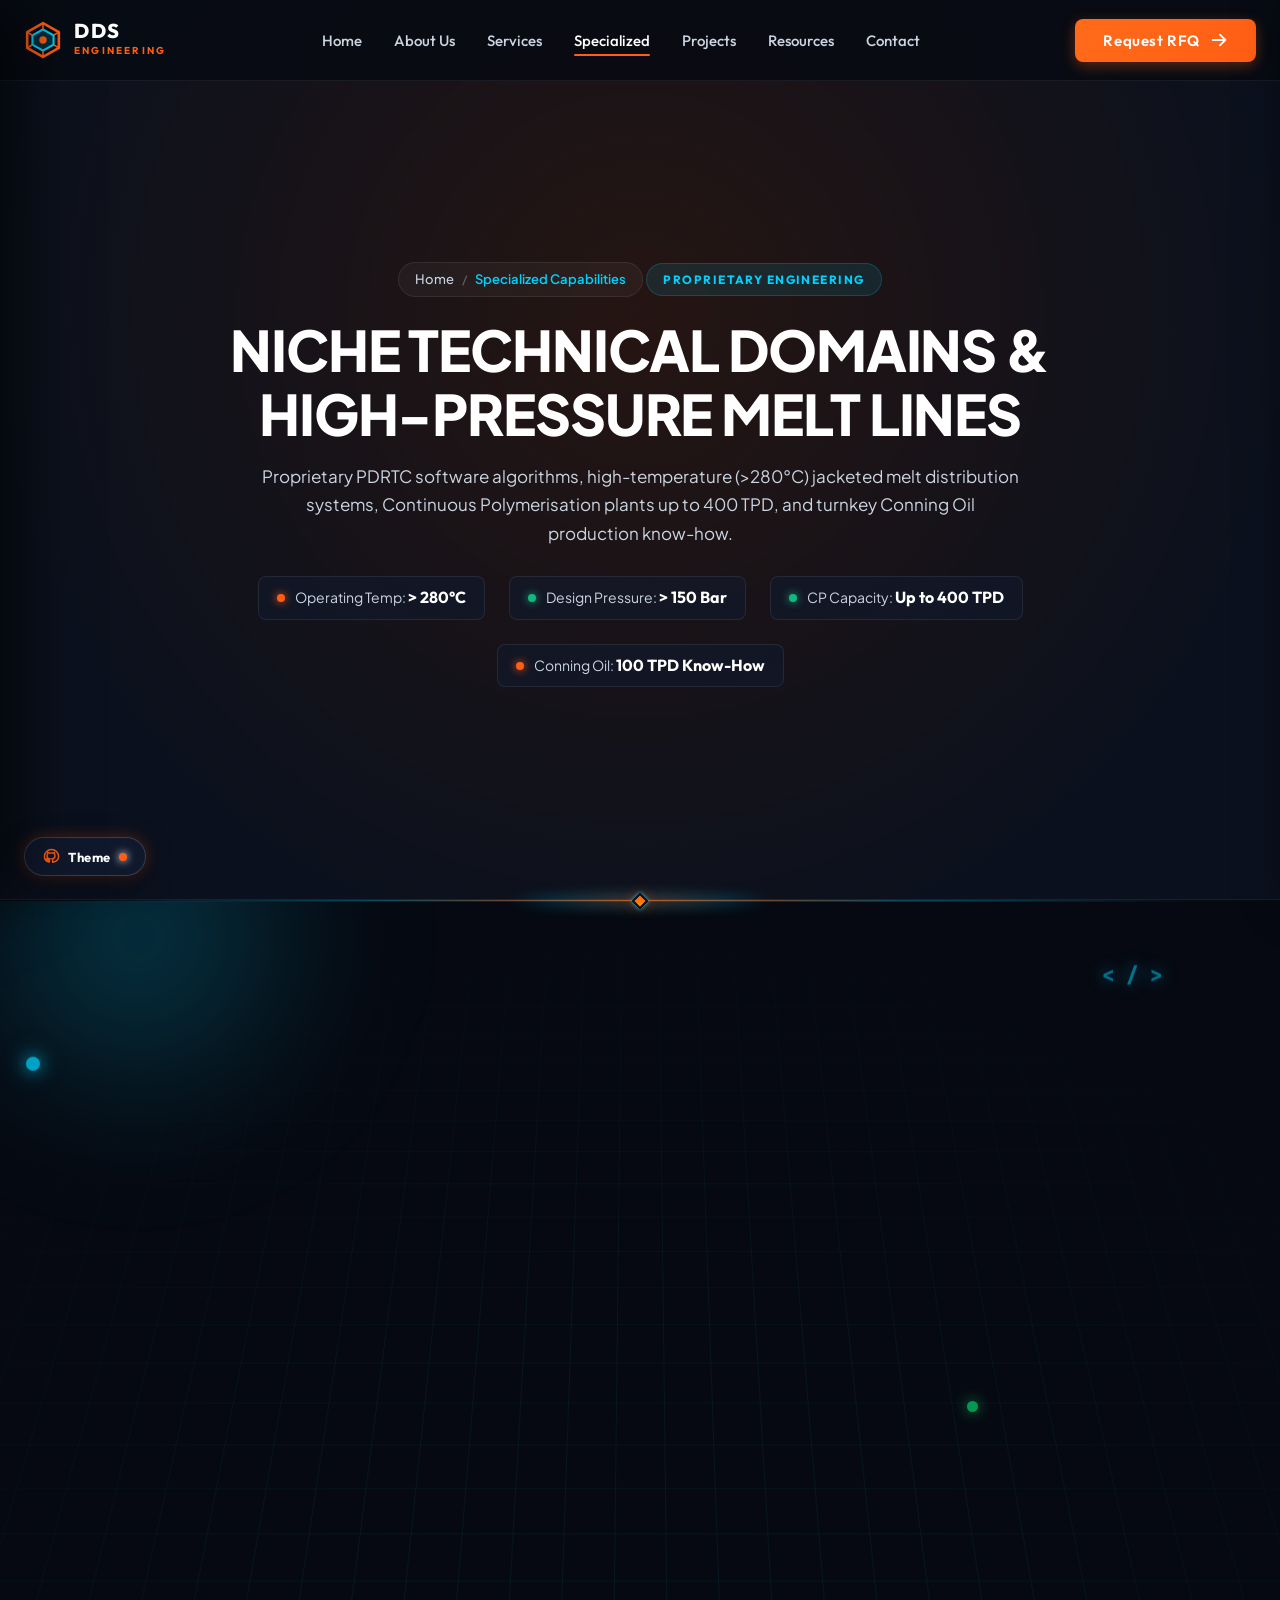
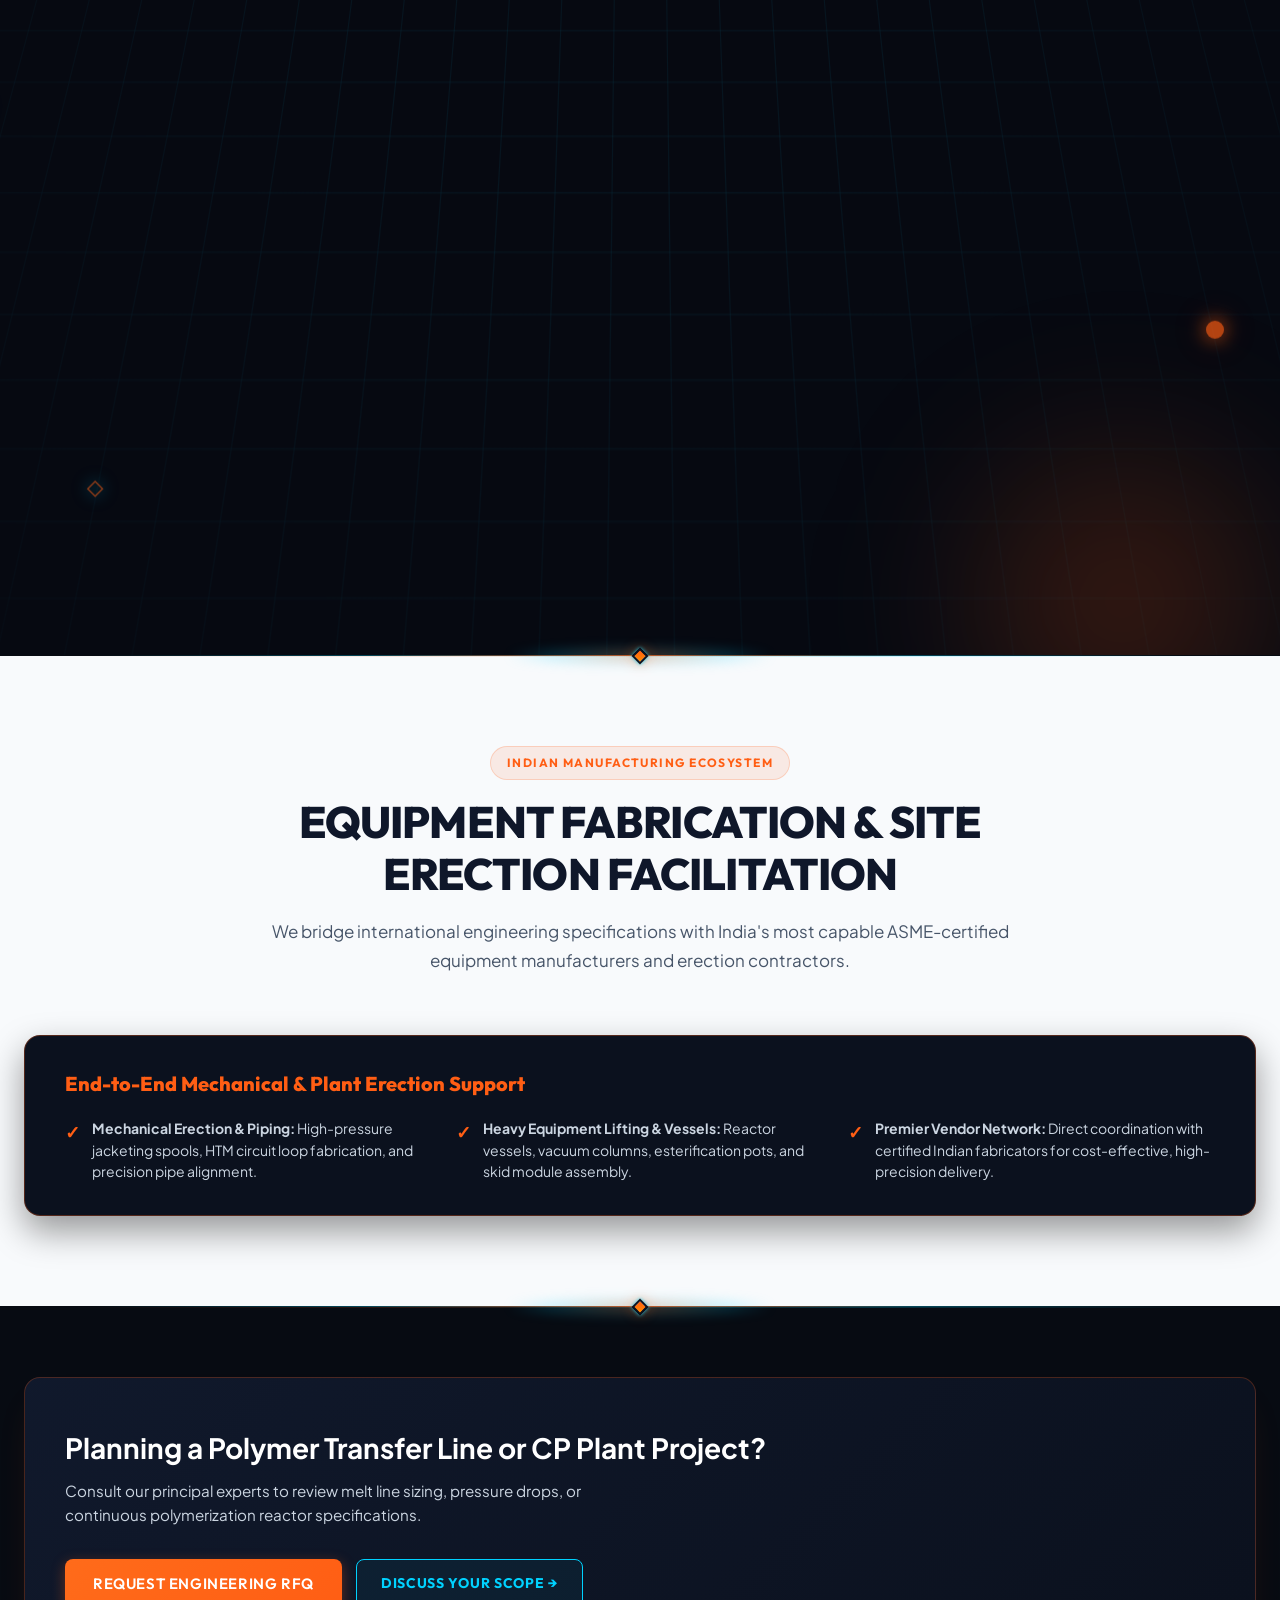
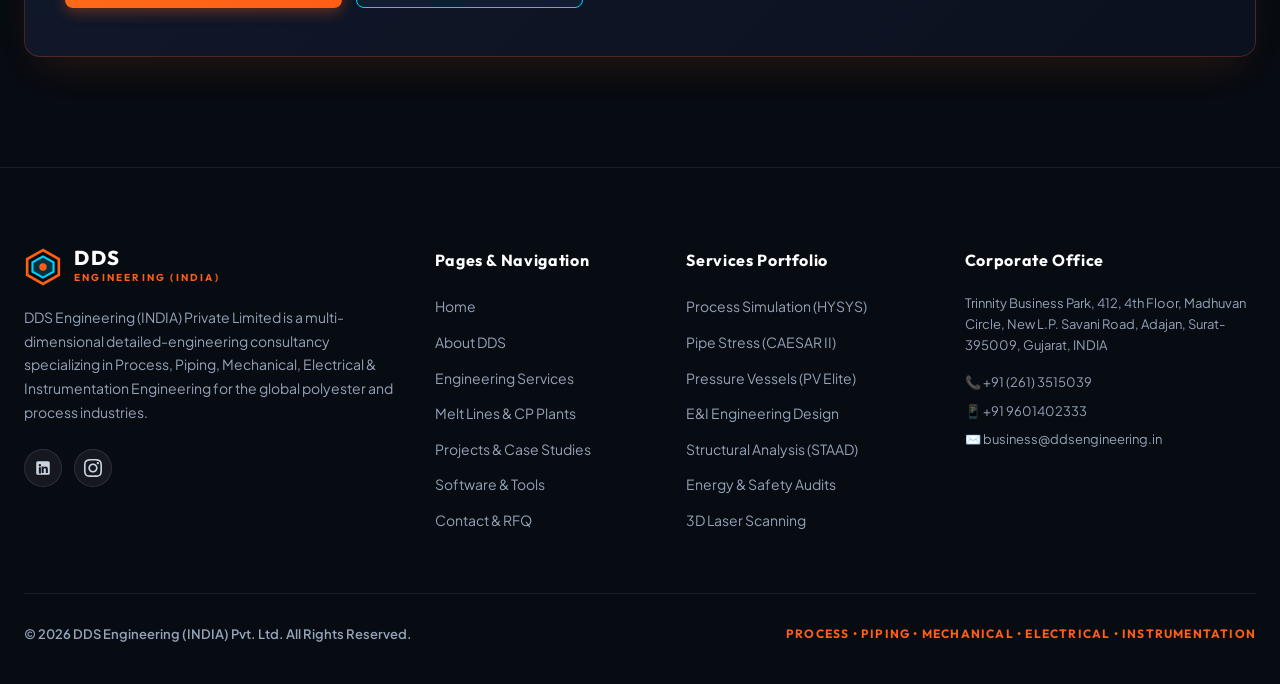
<file: specialized.html>
<!DOCTYPE html>
<html lang="en">
<head>
  <meta charset="UTF-8">
  <meta name="viewport" content="width=device-width, initial-scale=1.0">
  <title>Specialized Capabilities | DDS Engineering | Melt Transfer Lines &amp; CP Plants</title>
  <meta name="description" content="Discover DDS Engineering's niche capabilities: Melt Polymer Transfer Lines with proprietary PDRTC software, Continuous Polymerisation (CP) Plants up to 400 TPD, and 100 TPD Conning Oil Plants.">
  
  <!-- Google Fonts: Outfit (Headings) & Plus Jakarta Sans (Body) -->
  <link rel="preconnect" href="https://fonts.googleapis.com">
  <link rel="preconnect" href="https://fonts.gstatic.com" crossorigin>
  <link href="https://fonts.googleapis.com/css2?family=Outfit:wght@400;500;600;700;800;900&family=Plus+Jakarta+Sans:wght@300;400;500;600;700;800&family=JetBrains+Mono:wght@400;500;700&display=swap" rel="stylesheet">
  
  <link rel="stylesheet" href="styles.css">
</head>
<body>

  <!-- ==================== TOP NAVIGATION BAR ==================== -->
  <header class="site-header" id="siteHeader">
    <div class="container header-container">
      <a href="index.html" class="brand-logo" id="navLogo">
        <div class="logo-icon">
          <svg viewBox="0 0 36 36" fill="none" xmlns="http://www.w3.org/2000/svg">
            <path d="M18 2L3 10.5V25.5L18 34L33 25.5V10.5L18 2Z" stroke="#FF5E14" stroke-width="2.5" stroke-linejoin="round"/>
            <path d="M18 8L8 13.5V22.5L18 28L28 22.5V13.5L18 8Z" fill="#00D2FF" fill-opacity="0.18" stroke="#00D2FF" stroke-width="2"/>
            <circle cx="18" cy="18" r="3.5" fill="#FF5E14"/>
            <path d="M18 2V8M3 10.5L8 13.5M33 10.5L28 13.5M3 25.5L8 22.5M33 25.5L28 22.5M18 34V28" stroke="#FF5E14" stroke-width="1.5"/>
          </svg>
        </div>
        <div class="logo-text">
          <span class="logo-main">DDS</span>
          <span class="logo-sub">ENGINEERING</span>
        </div>
      </a>

      <!-- Desktop Nav Links -->
      <nav class="nav-menu" id="navMenu">
        <ul class="nav-list">
          <li><a href="index.html" class="nav-link" id="navHome">Home</a></li>
          <li><a href="about.html" class="nav-link" id="navAbout">About Us</a></li>
          <li><a href="services.html" class="nav-link" id="navServices">Services</a></li>
          <li><a href="specialized.html" class="nav-link active" id="navSpecialized">Specialized</a></li>
          <li><a href="projects.html" class="nav-link" id="navProjects">Projects</a></li>
          <li><a href="resources.html" class="nav-link" id="navResources">Resources</a></li>
          <li><a href="contact.html" class="nav-link" id="navContact">Contact</a></li>
        </ul>
      </nav>

      <!-- Right Action CTA -->
      <div class="header-actions">
        <button class="btn btn-primary btn-glow" id="btnRequestQuoteHeader" onclick="openQuoteModal()">
          Request RFQ
          <svg class="btn-icon" viewBox="0 0 20 20" fill="currentColor">
            <path fill-rule="evenodd" d="M10.293 3.293a1 1 0 011.414 0l6 6a1 1 0 010 1.414l-6 6a1 1 0 01-1.414-1.414L14.586 11H3a1 1 0 110-2h11.586l-4.293-4.293a1 1 0 010-1.414z" clip-rule="evenodd" />
          </svg>
        </button>

        <!-- Mobile Hamburger Toggle -->
        <button class="hamburger-btn" id="mobileMenuToggle" aria-label="Toggle Navigation Menu">
          <span class="bar"></span>
          <span class="bar"></span>
          <span class="bar"></span>
        </button>
      </div>
    </div>
  </header>

  <!-- Mobile Drawer Menu -->
  <div class="mobile-drawer" id="mobileDrawer">
    <div class="drawer-header">
      <div class="logo-text">
        <span class="logo-main">DDS</span>
        <span class="logo-sub">ENGINEERING (INDIA)</span>
      </div>
      <button class="drawer-close" id="drawerClose">&times;</button>
    </div>
    <ul class="mobile-nav-list">
      <li><a href="index.html" class="mobile-nav-link" onclick="closeDrawer()">Home</a></li>
      <li><a href="about.html" class="mobile-nav-link" onclick="closeDrawer()">About Company</a></li>
      <li><a href="services.html" class="mobile-nav-link" onclick="closeDrawer()">Engineering Services</a></li>
      <li><a href="specialized.html" class="mobile-nav-link" onclick="closeDrawer()">Specialized &amp; Melt Lines</a></li>
      <li><a href="projects.html" class="mobile-nav-link" onclick="closeDrawer()">Featured Projects</a></li>
      <li><a href="resources.html" class="mobile-nav-link" onclick="closeDrawer()">Software &amp; Tools</a></li>
      <li><a href="contact.html" class="mobile-nav-link" onclick="closeDrawer()">Contact Us</a></li>
    </ul>
    <div class="drawer-footer">
      <button class="btn btn-primary btn-block" onclick="closeDrawer(); openQuoteModal();">Request Engineering RFQ</button>
      <div class="drawer-contact-info">
        <p>📞 +91 (261) 3515039 / +91 9601402333</p>
        <p>✉️ business@ddsengineering.in</p>
      </div>
    </div>
  </div>
  <div class="drawer-overlay" id="drawerOverlay" onclick="closeDrawer()"></div>

  <main>
    <!-- ==================== SUBPAGE HERO BANNER ==================== -->
    <section class="page-hero-banner">
      <div class="container page-hero-container">
        <div class="page-breadcrumbs">
          <a href="index.html">Home</a>
          <span class="sep">/</span>
          <span class="current">Specialized Capabilities</span>
        </div>
        <span class="section-badge-pill cyan">PROPRIETARY ENGINEERING</span>
        <h1 class="page-hero-title">NICHE TECHNICAL DOMAINS &amp; HIGH-PRESSURE MELT LINES</h1>
        <p class="page-hero-desc">
          Proprietary PDRTC software algorithms, high-temperature (&gt;280&deg;C) jacketed melt distribution systems, Continuous Polymerisation plants up to 400 TPD, and turnkey Conning Oil production know-how.
        </p>

        <div class="page-hero-metrics">
          <div class="page-hero-metric-item">
            <span class="pulse-dot orange"></span>
            <span>Operating Temp: <strong>&gt; 280&deg;C</strong></span>
          </div>
          <div class="page-hero-metric-item">
            <span class="pulse-dot cyan"></span>
            <span>Design Pressure: <strong>&gt; 150 Bar</strong></span>
          </div>
          <div class="page-hero-metric-item">
            <span class="pulse-dot green"></span>
            <span>CP Capacity: <strong>Up to 400 TPD</strong></span>
          </div>
          <div class="page-hero-metric-item">
            <span class="pulse-dot orange"></span>
            <span>Conning Oil: <strong>100 TPD Know-How</strong></span>
          </div>
        </div>
      </div>
    </section>

    <!-- ==================== SECTION DIVIDER ==================== -->
    <div class="section-divider-glow">
      <div class="section-divider-diamond"></div>
    </div>

    <!-- ==================== 1. DEEP-DIVE SPECIALIZED EXPERTISE SECTION ==================== -->
    <section class="expertise-section dark-deep-section interactive-parallax-section" id="specialized" data-interactive-parallax="specialized">
      <!-- Interactive Futuristic Parallax Background Canvas -->
      <div class="interactive-bg-stage" aria-hidden="true">
        <div class="interactive-grid-mesh"></div>
        <div class="interactive-glow-orb orb-cyan"></div>
        <div class="interactive-glow-orb orb-orange"></div>
        <div class="floating-particle p-node-1" data-depth="0.10"></div>
        <div class="floating-particle p-node-2" data-depth="0.16"></div>
        <div class="floating-particle p-node-3" data-depth="-0.12"></div>
        <div class="floating-particle p-glyph p-glyph-1" data-depth="0.20">&lt; / &gt;</div>
        <div class="floating-particle p-glyph p-glyph-2" data-depth="-0.14">&#x25C7;</div>
        <div class="floating-particle p-glyph p-glyph-3" data-depth="0.11">&#x2B21;</div>
      </div>

      <div class="container">
        <div class="section-header text-center">
          <span class="section-badge-pill cyan">TECHNICAL BLUEPRINTS</span>
          <h2 class="section-title text-white">SPECIALIZED ENGINEERING PILLARS</h2>
          <p class="section-description text-gray">
            Select a specialized competency below to inspect technical parameters, flow diagrams, and operating metrics.
          </p>
        </div>

        <!-- Interactive Tabs -->
        <div class="expertise-tabs">
          <button class="tab-btn active" onclick="switchExpertiseTab('melt-transfer')">
            <svg viewBox="0 0 24 24" fill="none" stroke="currentColor" stroke-width="2"><path d="M12 22s8-4 8-10V5l-8-3-8 3v7c0 6 8 10 8 10z"/></svg>
            Melt Polymer Transfer Line (PDRTC)
          </button>
          <button class="tab-btn" onclick="switchExpertiseTab('cp-plants')">
            <svg viewBox="0 0 24 24" fill="none" stroke="currentColor" stroke-width="2"><rect x="3" y="3" width="18" height="18" rx="2"/><path d="M3 9h18M9 21V9"/></svg>
            Continuous Polymerisation (400 TPD)
          </button>
          <button class="tab-btn" onclick="switchExpertiseTab('conning-oil')">
            <svg viewBox="0 0 24 24" fill="none" stroke="currentColor" stroke-width="2"><path d="M13 2L3 14h9l-1 8 10-12h-9l1-8z"/></svg>
            Texturizing Oil Plants (100 TPD)
          </button>
        </div>

        <!-- Tab 1: Melt Transfer Line -->
        <div class="expertise-pane active" id="pane-melt-transfer">
          <div class="expertise-grid">
            <div class="expertise-info-col">
              <span class="pill-mini orange">PROPRIETARY PDRTC SOFTWARE</span>
              <h3 class="pane-title">Melt Polymer Transfer Line Design</h3>
              <p class="pane-text">
                Polymer transfer lines transport molten polymer from Continuous Polymerisation (CP) plants or extruders directly to spinning machines (POY / FDY / PSF / Nonwoven). Operating at extreme conditions (<strong>temperature &gt;280&deg;C, pressure &gt;150 bar</strong>), molten polymer is highly sensitive to residence time variance, thermal degradation, and shear rate fluctuations.
              </p>
              <p class="pane-text">
                To ensure uniform polymer Intrinsic Viscosity (IV) and eliminate quality discrepancies across dozens of spinning positions, DDS developed its proprietary <strong>Pressure Drop and Residence Time Calculation (PDRTC)</strong> software suite. We perform complete static and dynamic CAESAR II stress analysis of jacketed melt lines and HTM vapor/liquid heating circuits.
              </p>

              <div class="architecture-flowchart">
                <div class="flow-step">
                  <div class="step-badge">01. HYDRAULIC SIZING &amp; PDRTC</div>
                  <div class="step-box">Proprietary Residence Time &amp; Uniform Shear Balancing</div>
                </div>
                <div class="flow-arrow">&darr;</div>
                <div class="flow-step">
                  <div class="step-badge">02. THERMAL &amp; STRESS MODELING</div>
                  <div class="step-box active-glow">CAESAR II 290&deg;C Jacketed HTM Stress &amp; Hangers</div>
                </div>
                <div class="flow-arrow">&darr;</div>
                <div class="flow-step">
                  <div class="step-badge">03. COMMISSING &amp; SPINNING</div>
                  <div class="step-box">Zero-Defect Polymer Delivery to POY/FDY/PSF Beams</div>
                </div>
              </div>

              <div class="case-study-callout">
                <span class="case-tag">FLAGSHIP TRACK RECORD</span>
                <h4>Bhilosa Industries CP4/5 (1680 TPD)</h4>
                <p>Designed and commissioned the massive 1680 TPD transfer line network feeding POY/FDY/PSF with zero quality deviations across all spinning positions.</p>
                <a href="projects.html" class="inline-link">Explore Bhilosa Project Details &rarr;</a>
              </div>
            </div>

            <div class="expertise-visual-col">
              <div class="architecture-card glass-panel-dark">
                <div class="visual-header">
                  <span class="terminal-dots"><span></span><span></span><span></span></span>
                  <span class="terminal-title">pdrtc-melt-flow-simulation.eng</span>
                </div>
                <img src="assets/dds_melt_transfer.jpg" alt="Jacketed Melt Polymer Transfer Line" class="pane-img" loading="lazy" decoding="async">
                <div class="live-metrics-bar">
                  <div class="metric-item">
                    <span class="m-lbl">OPERATING TEMP</span>
                    <span class="m-val text-orange">&gt; 280&deg;C</span>
                  </div>
                  <div class="metric-item">
                    <span class="m-lbl">DESIGN PRESSURE</span>
                    <span class="m-val text-cyan">&gt; 150 Bar</span>
                  </div>
                  <div class="metric-item">
                    <span class="m-lbl">RESIDENCE VARIANCE</span>
                    <span class="m-val text-green">&lt; 0.5% Uniform</span>
                  </div>
                </div>
              </div>
            </div>
          </div>
        </div>

        <!-- Tab 2: CP Plants -->
        <div class="expertise-pane" id="pane-cp-plants">
          <div class="expertise-grid">
            <div class="expertise-info-col">
              <span class="pill-mini cyan">BASIC &amp; DETAIL ENGINEERING</span>
              <h3 class="pane-title">Continuous Polymerisation (CP) Plants</h3>
              <p class="pane-text">
                DDS offers complete basic and detailed engineering for Continuous Polymerisation plants. We design all proprietary reactors, esterifiers, polycondensation columns, vacuum systems, glycol recovery, and fractionation columns.
              </p>
              <p class="pane-text">
                Having engineered and successfully commissioned a complete <strong>70 TPD Continuous Polymerisation project</strong> operating on-spec, DDS is fully equipped to deliver turnkey CP plants of various capacities <strong>up to 400 TPD</strong>.
              </p>

              <div class="swimlane-wrapper">
                <div class="swimlane-card">
                  <div class="lane-header orange">Phase 1: Process Sizing &amp; Kinetics</div>
                  <p>Esterification &amp; Polycondensation reactor design, EG recovery, and vacuum systems.</p>
                </div>
                <div class="swimlane-card">
                  <div class="lane-header cyan">Phase 2: Multidisciplinary Detail Design</div>
                  <p>3D Plant Layout, Jacketed Piping, HTM Boilers, Electrical Substations, DCS architecture.</p>
                </div>
                <div class="swimlane-card">
                  <div class="lane-header blue">Phase 3: Erection &amp; Commissioning</div>
                  <p>Field erection supervision, pre-commissioning flushes, safety checks, and stable start-up.</p>
                </div>
              </div>
            </div>

            <div class="expertise-visual-col">
              <div class="architecture-card glass-panel-dark">
                <div class="visual-header">
                  <span class="terminal-dots"><span></span><span></span><span></span></span>
                  <span class="terminal-title">cp-plant-reactor-detail.cad</span>
                </div>
                <img src="assets/dds_plant_hero.jpg" alt="Continuous Polymerisation Plant" class="pane-img" loading="lazy" decoding="async">
                <div class="live-metrics-bar">
                  <div class="metric-item">
                    <span class="m-lbl">CAPACITY RANGE</span>
                    <span class="m-val text-orange">70 to 400 TPD</span>
                  </div>
                  <div class="metric-item">
                    <span class="m-lbl">GLOBAL TECH EXP</span>
                    <span class="m-val text-cyan">8+ Commissioned</span>
                  </div>
                </div>
              </div>
            </div>
          </div>
        </div>

        <!-- Tab 3: Texturizing Oil Plants -->
        <div class="expertise-pane" id="pane-conning-oil">
          <div class="expertise-grid">
            <div class="expertise-info-col">
              <span class="pill-mini orange">PROPRIETARY TECHNICAL KNOW-HOW</span>
              <h3 class="pane-title">Texturizing Oil (Conning Oil) Plants</h3>
              <p class="pane-text">
                DDS has developed complete in-house technical know-how for Texturizing Oil manufacturing (also known as <strong>Conning Oil for DTY Machines</strong>).
              </p>
              <p class="pane-text">
                We successfully designed, engineered, and commissioned a <strong>100 TPD Texturizing Oil Plant</strong> operating with consistent product quality, tight viscosity control, and an exceptionally fast financial payback. DDS caters to Conning Oil plants of any capacity worldwide.
              </p>

              <div class="feature-spec-list">
                <div class="spec-row">
                  <span class="spec-name">Plant Capacity Delivered</span>
                  <span class="spec-val">100 TPD (Scalable to any capacity)</span>
                </div>
                <div class="spec-row">
                  <span class="spec-name">Application</span>
                  <span class="spec-val">Conning Oil for High-Speed DTY Machines</span>
                </div>
                <div class="spec-row">
                  <span class="spec-name">Scope Provided</span>
                  <span class="spec-val">Basic Design, Detail Engineering &amp; Know-How</span>
                </div>
                <div class="spec-row">
                  <span class="spec-name">Economic ROI</span>
                  <span class="spec-val">Optimal Payback with High Margin Stability</span>
                </div>
              </div>
            </div>

            <div class="expertise-visual-col">
              <div class="architecture-card glass-panel-dark">
                <div class="visual-header">
                  <span class="terminal-dots"><span></span><span></span><span></span></span>
                  <span class="terminal-title">conning-oil-blending-flow.sys</span>
                </div>
                <img src="assets/dds_cad_piping.jpg" alt="Conning Oil Plant CAD" class="pane-img" loading="lazy" decoding="async">
                <div class="live-metrics-bar">
                  <div class="metric-item">
                    <span class="m-lbl">BATCH HOMOGENEITY</span>
                    <span class="m-val text-green">100% On-Spec</span>
                  </div>
                  <div class="metric-item">
                    <span class="m-lbl">PAYBACK PERIOD</span>
                    <span class="m-val text-cyan">Optimal</span>
                  </div>
                </div>
              </div>
            </div>
          </div>
        </div>
      </div>
    </section>

    <!-- ==================== SECTION DIVIDER ==================== -->
    <div class="section-divider-glow">
      <div class="section-divider-diamond"></div>
    </div>

    <!-- ==================== 2. FABRICATION & ERECTION FACILITATION ==================== -->
    <section class="subpage-section bg-light">
      <div class="container">
        <div class="section-header text-center">
          <span class="section-badge-pill">INDIAN MANUFACTURING ECOSYSTEM</span>
          <h2 class="section-title">EQUIPMENT FABRICATION &amp; SITE ERECTION FACILITATION</h2>
          <p class="section-description">
            We bridge international engineering specifications with India's most capable ASME-certified equipment manufacturers and erection contractors.
          </p>
        </div>

        <div class="facilitation-callout-box">
          <h3 class="f-box-title">End-to-End Mechanical &amp; Plant Erection Support</h3>
          <div class="f-box-grid">
            <div class="f-item">
              <span class="f-check">✓</span>
              <span><strong>Mechanical Erection &amp; Piping:</strong> High-pressure jacketing spools, HTM circuit loop fabrication, and precision pipe alignment.</span>
            </div>
            <div class="f-item">
              <span class="f-check">✓</span>
              <span><strong>Heavy Equipment Lifting &amp; Vessels:</strong> Reactor vessels, vacuum columns, esterification pots, and skid module assembly.</span>
            </div>
            <div class="f-item">
              <span class="f-check">✓</span>
              <span><strong>Premier Vendor Network:</strong> Direct coordination with certified Indian fabricators for cost-effective, high-precision delivery.</span>
            </div>
          </div>
        </div>
      </div>
    </section>

    <!-- ==================== SECTION DIVIDER ==================== -->
    <div class="section-divider-glow">
      <div class="section-divider-diamond"></div>
    </div>

    <!-- ==================== SUBPAGE CALLOUT BANNER ==================== -->
    <section class="subpage-section bg-space" style="padding-top: 0;">
      <div class="container">
        <div class="subpage-cta-banner">
          <div class="subpage-cta-content">
            <h3>Planning a Polymer Transfer Line or CP Plant Project?</h3>
            <p>Consult our principal experts to review melt line sizing, pressure drops, or continuous polymerization reactor specifications.</p>
          </div>
          <div style="display: flex; gap: 14px; flex-wrap: wrap;">
            <button class="btn btn-primary btn-glow" onclick="openQuoteModal()">REQUEST ENGINEERING RFQ</button>
            <a href="contact.html" class="btn btn-outline-cyan">DISCUSS YOUR SCOPE &rarr;</a>
          </div>
        </div>
      </div>
    </section>
  </main>

  <!-- ==================== GLOBAL FOOTER ==================== -->
  <footer class="site-footer" id="footer">
    <div class="container footer-container">
      <div class="footer-top">
        <div class="footer-col brand-col">
          <a href="index.html" class="brand-logo footer-logo">
            <div class="logo-icon">
              <svg viewBox="0 0 36 36" fill="none" xmlns="http://www.w3.org/2000/svg">
                <path d="M18 2L3 10.5V25.5L18 34L33 25.5V10.5L18 2Z" stroke="#FF5E14" stroke-width="2.5"/>
                <path d="M18 8L8 13.5V22.5L18 28L28 22.5V13.5L18 8Z" fill="#00D2FF" fill-opacity="0.2" stroke="#00D2FF" stroke-width="2"/>
                <circle cx="18" cy="18" r="3.5" fill="#FF5E14"/>
              </svg>
            </div>
            <div class="logo-text">
              <span class="logo-main">DDS</span>
              <span class="logo-sub">ENGINEERING (INDIA)</span>
            </div>
          </a>
          <p class="footer-bio">
            DDS Engineering (INDIA) Private Limited is a multi-dimensional detailed-engineering consultancy specializing in Process, Piping, Mechanical, Electrical &amp; Instrumentation Engineering for the global polyester and process industries.
          </p>
          <div class="social-links">
            <a href="https://www.linkedin.com/in/dds-engineering-9b109b209/" target="_blank" rel="noopener noreferrer" class="social-btn" aria-label="LinkedIn">
              <svg viewBox="0 0 24 24" fill="currentColor"><path d="M19 3a2 2 0 0 1 2 2v14a2 2 0 0 1-2 2H5a2 2 0 0 1-2-2V5a2 2 0 0 1 2-2h14m-.5 15.5v-5.3a3.26 3.26 0 0 0-3.26-3.26c-.85 0-1.84.52-2.28 1.3v-1.11h-2.79v8.37h2.79v-4.93c0-.77.62-1.4 1.39-1.4a1.4 1.4 0 0 1 1.4 1.4v4.93h2.75M6.46 10.9v8.37H9.2V10.9H6.46M7.83 6.7a1.64 1.64 0 1 0 0 3.28 1.64 1.64 0 0 0 0-3.28z"/></svg>
            </a>
            <a href="https://www.instagram.com/dds_engineering/?igshid=MzRlODBiNWFlZA%3D%3D" target="_blank" rel="noopener noreferrer" class="social-btn" aria-label="Instagram">
              <svg viewBox="0 0 24 24" fill="currentColor"><path d="M12 2.163c3.204 0 3.584.012 4.85.07 3.252.148 4.771 1.691 4.919 4.919.058 1.265.069 1.645.069 4.849 0 3.205-.012 3.584-.069 4.849-.149 3.225-1.664 4.771-4.919 4.919-1.266.058-1.644.07-4.85.07-3.204 0-3.584-.012-4.849-.07-3.26-.149-4.771-1.699-4.919-4.92-.058-1.265-.07-1.644-.07-4.849 0-3.204.013-3.583.07-4.849.149-3.227 1.664-4.771 4.919-4.919 1.266-.057 1.645-.069 4.849-.069zm0-2.163c-3.259 0-3.667.014-4.947.072-4.358.2-6.78 2.618-6.98 6.98-.059 1.281-.073 1.689-.073 4.948 0 3.259.014 3.668.072 4.948.2 4.358 2.618 6.78 6.98 6.98 1.281.058 1.689.072 4.948.072 3.259 0 3.668-.014 4.948-.072 4.354-.2 6.782-2.618 6.979-6.98.059-1.28.073-1.689.073-4.948 0-3.259-.014-3.667-.072-4.947-.196-4.354-2.617-6.78-6.979-6.98-1.281-.059-1.69-.073-4.949-.073zm0 5.838c-3.403 0-6.162 2.759-6.162 6.162s2.759 6.163 6.162 6.163 6.162-2.759 6.162-6.163c0-3.403-2.759-6.162-6.162-6.162zm0 10.162c-2.209 0-4-1.79-4-4 0-2.209 1.791-4 4-4s4 1.791 4 4c0 2.21-1.791 4-4 4zm6.406-11.845c-.796 0-1.441.645-1.441 1.44s.645 1.44 1.441 1.44c.795 0 1.439-.645 1.439-1.44s-.644-1.44-1.439-1.44z"/></svg>
            </a>
          </div>
        </div>

        <div class="footer-col">
          <h4 class="footer-heading">Pages &amp; Navigation</h4>
          <ul class="footer-nav">
            <li><a href="index.html">Home</a></li>
            <li><a href="about.html">About DDS</a></li>
            <li><a href="services.html">Engineering Services</a></li>
            <li><a href="specialized.html">Melt Lines &amp; CP Plants</a></li>
            <li><a href="projects.html">Projects &amp; Case Studies</a></li>
            <li><a href="resources.html">Software &amp; Tools</a></li>
            <li><a href="contact.html">Contact &amp; RFQ</a></li>
          </ul>
        </div>

        <div class="footer-col">
          <h4 class="footer-heading">Services Portfolio</h4>
          <ul class="footer-nav">
            <li><a href="services.html#process">Process Simulation (HYSYS)</a></li>
            <li><a href="services.html#piping">Pipe Stress (CAESAR II)</a></li>
            <li><a href="services.html#equipment">Pressure Vessels (PV Elite)</a></li>
            <li><a href="services.html#electrical">E&amp;I Engineering Design</a></li>
            <li><a href="services.html#civil">Structural Analysis (STAAD)</a></li>
            <li><a href="services.html#audits">Energy &amp; Safety Audits</a></li>
            <li><a href="services.html#scanning">3D Laser Scanning</a></li>
          </ul>
        </div>

        <div class="footer-col">
          <h4 class="footer-heading">Corporate Office</h4>
          <p class="newsletter-desc">Trinnity Business Park, 412, 4th Floor, Madhuvan Circle, New L.P. Savani Road, Adajan, Surat-395009, Gujarat, INDIA</p>
          <div class="footer-contact-links">
            <a href="tel:+912613515039" class="f-contact-link">📞 +91 (261) 3515039</a>
            <a href="tel:+919601402333" class="f-contact-link">📱 +91 9601402333</a>
            <a href="mailto:business@ddsengineering.in" class="f-contact-link">✉️ business@ddsengineering.in</a>
          </div>
        </div>
      </div>

      <div class="footer-bottom">
        <p class="copyright-text">&copy; 2026 DDS Engineering (INDIA) Pvt. Ltd. All Rights Reserved.</p>
        <p class="footer-tagline">PROCESS &bull; PIPING &bull; MECHANICAL &bull; ELECTRICAL &bull; INSTRUMENTATION</p>
      </div>
    </div>
  </footer>

  <!-- Request RFQ Modal -->
  <div class="modal-backdrop" id="quoteModalBackdrop" onclick="closeQuoteModal(event)">
    <div class="modal-dialog glass-panel-dark">
      <button class="modal-close" onclick="closeQuoteModal()">&times;</button>
      <div class="modal-header">
        <span class="pill-mini orange">ENGINEERING RFQ</span>
        <h3 class="modal-title">Request Detailed Engineering RFQ</h3>
        <p class="modal-subtitle">Submit your plant parameters, capacity, and design scope to our principal consultants.</p>
      </div>
      <form class="modal-form" onsubmit="handleQuoteSubmit(event)">
        <div class="form-row">
          <div class="form-group">
            <label>Your Name *</label>
            <input type="text" required class="form-control" placeholder="e.g. Neeraj Sharma">
          </div>
          <div class="form-group">
            <label>Company / Organization *</label>
            <input type="text" required class="form-control" placeholder="e.g. Synthetic Polymer Corp">
          </div>
        </div>
        <div class="form-row">
          <div class="form-group">
            <label>Work Email *</label>
            <input type="email" required class="form-control" placeholder="n.sharma@corp.com">
          </div>
          <div class="form-group">
            <label>Service Area Required</label>
            <select class="form-control">
              <option>Melt Polymer Transfer Line Design</option>
              <option>Complete Plant Detail Engineering</option>
              <option>Continuous Polymerisation (CP) Plant</option>
              <option>Texturizing / Conning Oil Plant</option>
              <option>Pipe Stress Analysis &amp; 3D Modeling</option>
              <option>Energy / Safety Audit &amp; Debottlenecking</option>
            </select>
          </div>
        </div>
        <div class="form-group">
          <label>Scope / Operating Parameters (TPD, Temperature, Fluid) *</label>
          <textarea rows="3" required class="form-control" placeholder="Provide plant capacity, polymer type (PET/POY/FDY/PSF), line layout or timeline..."></textarea>
        </div>
        <button type="submit" class="btn btn-primary btn-block btn-glow">SUBMIT ENGINEERING RFQ</button>
      </form>
    </div>
  </div>

  <div class="toast-container" id="toastContainer"></div>
  <button class="back-to-top" id="backToTopBtn" onclick="scrollToTop()" aria-label="Back to top">
    <svg viewBox="0 0 24 24" fill="none" stroke="currentColor" stroke-width="2.5"><path d="M18 15l-6-6-6 6"/></svg>
  </button>

  <script src="animations.js" defer></script>
  <script src="script.js" defer></script>
  <script src="theme-editor.js" defer></script>
</body>
</html>
</file>
<file: styles.css>
/* ==========================================================================
   COMPANY ENVISION — DESIGN SYSTEM & RESPONSIVE STYLESHEET
   Aesthetics: Modern Dark-Navy & High-Contrast Light Sections, Neon Accents,
   Glassmorphism, High-Precision Spacing & Fluid Responsiveness.
   ========================================================================== */

/* -------------------- 1. CSS VARIABLES & RESET -------------------- */
:root {
  /* Color Palette - Dark Surfaces */
  --bg-space: #070B12;
  --bg-navy-dark: #0B111E;
  --bg-navy-card: #111A2E;
  --bg-navy-elevated: #16223B;
  
  /* Color Palette - Light Surfaces */
  --bg-white: #FFFFFF;
  --bg-slate-50: #F8FAFC;
  --bg-slate-100: #F1F5F9;
  --bg-slate-200: #E2E8F0;
  
  /* Accent Colors */
  --accent-orange: #FF5E14;
  --accent-orange-hover: #E04E0B;
  --accent-orange-glow: rgba(255, 94, 20, 0.35);
  --accent-cyan: #00D2FF;
  --accent-cyan-glow: rgba(0, 210, 255, 0.35);
  --accent-blue: #3B82F6;
  --accent-green: #10B981;

  /* Text Colors */
  --text-white: #FFFFFF;
  --text-slate-100: #F1F5F9;
  --text-slate-300: #CBD5E1;
  --text-slate-400: #94A3B8;
  --text-slate-600: #475569;
  --text-slate-800: #1E293B;
  --text-slate-900: #0F172A;

  /* Typography */
  --font-heading: 'Outfit', -apple-system, BlinkMacSystemFont, 'Segoe UI', Roboto, sans-serif;
  --font-body: 'Plus Jakarta Sans', -apple-system, BlinkMacSystemFont, 'Segoe UI', Roboto, sans-serif;

  /* Glassmorphism & Borders */
  --glass-bg-dark: rgba(15, 23, 42, 0.72);
  --glass-bg-light: rgba(255, 255, 255, 0.85);
  --glass-border: rgba(255, 255, 255, 0.1);
  --glass-border-orange: rgba(255, 94, 20, 0.25);
  --glass-border-cyan: rgba(0, 210, 255, 0.25);
  --glass-shadow: 0 20px 40px -15px rgba(0, 0, 0, 0.5);

  /* Transitions */
  --transition-fast: 0.2s cubic-bezier(0.16, 1, 0.3, 1);
  --transition-smooth: 0.35s cubic-bezier(0.16, 1, 0.3, 1);
  --transition-bounce: 0.5s cubic-bezier(0.34, 1.56, 0.64, 1);
}

*, *::before, *::after {
  box-sizing: border-box;
  margin: 0;
  padding: 0;
}

html {
  scroll-behavior: smooth;
  font-size: 16px;
}

body {
  font-family: var(--font-body);
  background-color: var(--bg-space);
  color: var(--text-slate-800);
  line-height: 1.6;
  overflow-x: hidden;
  -webkit-font-smoothing: antialiased;
  -moz-osx-font-smoothing: grayscale;
}

img {
  max-width: 100%;
  height: auto;
  display: block;
}

a {
  text-decoration: none;
  color: inherit;
  transition: var(--transition-fast);
}

button {
  font-family: inherit;
  cursor: pointer;
  border: none;
  background: none;
  transition: var(--transition-fast);
}

/* -------------------- 2. UTILITY & CONTAINER -------------------- */
.container {
  width: 100%;
  max-width: 1280px;
  margin-left: auto;
  margin-right: auto;
  padding-left: 24px;
  padding-right: 24px;
}

.text-center { text-align: center; }
.text-white { color: var(--text-white) !important; }
.text-gray { color: var(--text-slate-400) !important; }
.text-cyan { color: var(--accent-cyan) !important; }
.text-orange { color: var(--accent-orange) !important; }
.text-green { color: var(--accent-green) !important; }
.mt-40 { margin-top: 40px; }
.mb-30 { margin-bottom: 30px; }

.text-gradient-orange {
  background: linear-gradient(135deg, #FF7A38 0%, #FF5E14 60%, #FF3D00 100%);
  -webkit-background-clip: text;
  background-clip: text;
  -webkit-text-fill-color: transparent;
  display: inline-block;
}

.text-gradient-cyan {
  background: linear-gradient(135deg, #A5F3FC 0%, #00D2FF 60%, #0284C7 100%);
  -webkit-background-clip: text;
  background-clip: text;
  -webkit-text-fill-color: transparent;
  display: inline-block;
}

/* Section Common Styles */
section {
  padding: 100px 0;
  position: relative;
  overflow: hidden;
}

.light-section {
  background-color: var(--bg-white);
  color: var(--text-slate-800);
}

.dark-section {
  background-color: var(--bg-navy-dark);
  color: var(--text-slate-100);
}

.dark-deep-section {
  background-color: var(--bg-space);
  color: var(--text-slate-100);
}

/* -------------------- SECTION REVEAL STYLES (MOTION LIBRARY DRIVEN) -------------------- */
/* Base initial states when JS is enabled; Motion JS handles all animation keyframes */
body.js-reveal-enabled section,
body.js-reveal-enabled .section-reveal,
body.js-reveal-enabled .reveal {
  will-change: transform, opacity;
}

/* Specific initial state helper classes before Motion triggers */
body.js-reveal-enabled .reveal-up { opacity: 0; transform: translateY(45px); }
body.js-reveal-enabled .reveal-scale { opacity: 0; transform: scale(0.94) translateY(20px); }
body.js-reveal-enabled .reveal-fade { opacity: 0; }
body.js-reveal-enabled .reveal-left { opacity: 0; transform: translateX(-45px); }
body.js-reveal-enabled .reveal-right { opacity: 0; transform: translateX(45px); }

/* Revealed final states */
body.js-reveal-enabled section.is-visible,
body.js-reveal-enabled .section-reveal.is-visible,
body.js-reveal-enabled .reveal.is-visible,
body.js-reveal-enabled .reveal-up.is-visible,
body.js-reveal-enabled .reveal-scale.is-visible,
body.js-reveal-enabled .reveal-fade.is-visible,
body.js-reveal-enabled .reveal-left.is-visible,
body.js-reveal-enabled .reveal-right.is-visible {
  opacity: 1;
  transform: none;
}

/* Staggered Children Initial States for Motion */
body.js-reveal-enabled section:not(.is-visible) .reveal-child,
body.js-reveal-enabled section:not(.is-visible) .stagger-item {
  opacity: 0;
  transform: translateY(30px);
}

body.js-reveal-enabled section.is-visible .reveal-child,
body.js-reveal-enabled section.is-visible .stagger-item,
body.js-reveal-enabled .is-visible .reveal-child,
body.js-reveal-enabled .is-visible .stagger-item {
  opacity: 1;
  transform: translateY(0);
}

/* Section Top & Bottom Smooth Transition Glow Dividers */
section::before {
  content: '';
  position: absolute;
  top: 0;
  left: 5%;
  right: 5%;
  height: 1px;
  background: linear-gradient(90deg, transparent 0%, rgba(255, 94, 20, 0.18) 30%, rgba(0, 210, 255, 0.25) 70%, transparent 100%);
  pointer-events: none;
  opacity: 0.8;
}

section.no-divider::before,
section:first-of-type::before {
  display: none;
}

/* Reduced motion accessibility standard */
@media (prefers-reduced-motion: reduce) {
  body.js-reveal-enabled section,
  body.js-reveal-enabled .section-reveal,
  body.js-reveal-enabled .reveal,
  body.js-reveal-enabled .reveal-up,
  body.js-reveal-enabled .reveal-scale,
  body.js-reveal-enabled .reveal-fade,
  body.js-reveal-enabled .reveal-left,
  body.js-reveal-enabled .reveal-right,
  body.js-reveal-enabled .reveal-child,
  body.js-reveal-enabled .stagger-item {
    opacity: 1 !important;
    transform: none !important;
  }
}

.section-header {
  max-width: 760px;
  margin: 0 auto 60px auto;
}

.section-badge-pill {
  display: inline-block;
  font-family: var(--font-heading);
  font-size: 0.75rem;
  font-weight: 700;
  letter-spacing: 0.12em;
  text-transform: uppercase;
  color: var(--accent-orange);
  background: rgba(255, 94, 20, 0.1);
  border: 1px solid rgba(255, 94, 20, 0.2);
  padding: 6px 16px;
  border-radius: 9999px;
  margin-bottom: 16px;
}

.section-badge-pill.cyan {
  color: var(--accent-cyan);
  background: rgba(0, 210, 255, 0.1);
  border-color: rgba(0, 210, 255, 0.2);
}

.section-badge-pill.orange {
  color: var(--accent-orange);
  background: rgba(255, 94, 20, 0.1);
}

.section-title {
  font-family: var(--font-heading);
  font-size: clamp(2rem, 3.5vw, 2.75rem);
  font-weight: 800;
  letter-spacing: -0.02em;
  color: var(--text-slate-900);
  line-height: 1.2;
  margin-bottom: 16px;
}

.section-description {
  font-size: 1.0625rem;
  color: var(--text-slate-600);
  line-height: 1.7;
}

/* -------------------- 3. BUTTONS & BADGES -------------------- */
.btn {
  display: inline-flex;
  align-items: center;
  justify-content: center;
  gap: 10px;
  padding: 12px 28px;
  border-radius: 8px;
  font-family: var(--font-heading);
  font-weight: 600;
  font-size: 0.9375rem;
  letter-spacing: 0.04em;
  transition: var(--transition-smooth);
}

.btn-icon {
  width: 18px;
  height: 18px;
  transition: transform var(--transition-fast);
}

.btn:hover .btn-icon {
  transform: translateX(4px);
}

.btn-primary {
  background: var(--btn-bg, linear-gradient(135deg, #FF6B1A 0%, #FF5E14 100%));
  color: var(--btn-text, #FFFFFF);
  box-shadow: 0 4px 14px var(--btn-glow, var(--accent-orange-glow));
}

.btn-primary:hover {
  background: var(--btn-bg-hover, linear-gradient(135deg, #FF7C33 0%, #E64C00 100%));
  color: var(--btn-text, #FFFFFF);
  transform: translateY(-2px);
  box-shadow: 0 8px 25px var(--btn-glow, var(--accent-orange-glow));
}

.btn-glow {
  position: relative;
  overflow: hidden;
}

.btn-glow::after {
  content: '';
  position: absolute;
  top: -50%;
  left: -50%;
  width: 200%;
  height: 200%;
  background: radial-gradient(circle, rgba(255,255,255,0.2) 0%, transparent 60%);
  opacity: 0;
  transition: opacity var(--transition-smooth);
  pointer-events: none;
}

.btn-glow:hover::after {
  opacity: 1;
}

.btn-secondary.glass-btn {
  background: rgba(255, 255, 255, 0.08);
  color: #FFFFFF;
  border: 1px solid rgba(255, 255, 255, 0.18);
  backdrop-filter: blur(12px);
}

.btn-secondary.glass-btn:hover {
  background: rgba(255, 255, 255, 0.16);
  border-color: rgba(255, 255, 255, 0.35);
  transform: translateY(-2px);
}

.btn-outline-orange {
  border: 1.5px solid var(--accent-orange);
  color: var(--accent-orange);
  background: transparent;
  border-radius: 6px;
  padding: 10px 22px;
  font-size: 0.875rem;
}

.btn-outline-orange:hover {
  background: var(--accent-orange);
  color: #FFFFFF;
  box-shadow: 0 4px 15px var(--accent-orange-glow);
}

.btn-navy {
  background: var(--bg-navy-dark);
  color: #FFFFFF;
  border: 1px solid rgba(255, 255, 255, 0.1);
  padding: 14px 32px;
  border-radius: 8px;
}

.btn-navy:hover {
  background: var(--accent-orange);
  border-color: var(--accent-orange);
  box-shadow: 0 6px 20px var(--accent-orange-glow);
  transform: translateY(-2px);
}

.btn-block {
  width: 100%;
}

.pill-mini {
  display: inline-block;
  font-size: 0.6875rem;
  font-weight: 700;
  letter-spacing: 0.1em;
  text-transform: uppercase;
  padding: 4px 10px;
  border-radius: 4px;
  margin-bottom: 12px;
}

.pill-mini.orange {
  color: var(--accent-orange);
  background: rgba(255, 94, 20, 0.15);
  border: 1px solid rgba(255, 94, 20, 0.3);
}

.pill-mini.cyan {
  color: var(--accent-cyan);
  background: rgba(0, 210, 255, 0.15);
  border: 1px solid rgba(0, 210, 255, 0.3);
}

/* Glass Panels */
.glass-panel-dark {
  background: var(--glass-bg-dark);
  border: 1px solid var(--glass-border);
  backdrop-filter: blur(20px);
  -webkit-backdrop-filter: blur(20px);
  border-radius: 16px;
  box-shadow: var(--glass-shadow);
}

.glass-panel {
  background: rgba(255, 255, 255, 0.9);
  border: 1px solid rgba(255, 255, 255, 0.8);
  backdrop-filter: blur(12px);
  -webkit-backdrop-filter: blur(12px);
  border-radius: 12px;
  box-shadow: 0 10px 30px rgba(0, 0, 0, 0.08);
}

/* -------------------- 4. HEADER & TOP NAVIGATION -------------------- */
.site-header {
  position: fixed;
  top: 0;
  left: 0;
  right: 0;
  z-index: 1000;
  background: rgba(7, 11, 18, 0.8);
  backdrop-filter: blur(16px);
  -webkit-backdrop-filter: blur(16px);
  border-bottom: 1px solid rgba(255, 255, 255, 0.07);
  transition: var(--transition-smooth);
}

.site-header.scrolled {
  background: rgba(7, 11, 18, 0.95);
  border-bottom-color: rgba(255, 255, 255, 0.12);
  box-shadow: 0 10px 30px rgba(0, 0, 0, 0.4);
}

.header-container {
  display: flex;
  align-items: center;
  justify-content: space-between;
  height: 80px;
}

.brand-logo {
  display: flex;
  align-items: center;
  gap: 12px;
  text-decoration: none;
}

.logo-icon {
  width: 38px;
  height: 38px;
  display: flex;
  align-items: center;
  justify-content: center;
}

.logo-text {
  display: flex;
  flex-direction: column;
}

.logo-main {
  font-family: var(--font-heading);
  font-size: 1.25rem;
  font-weight: 800;
  letter-spacing: 0.08em;
  color: #FFFFFF;
  line-height: 1;
}

.logo-sub {
  font-family: var(--font-heading);
  font-size: 0.625rem;
  font-weight: 700;
  letter-spacing: 0.22em;
  color: var(--accent-orange);
  margin-top: 2px;
}

.nav-list {
  display: flex;
  align-items: center;
  gap: 32px;
  list-style: none;
}

.nav-link {
  font-family: var(--font-heading);
  font-size: 0.9375rem;
  font-weight: 500;
  color: var(--text-slate-300);
  position: relative;
  padding: 6px 0;
}

.nav-link::after {
  content: '';
  position: absolute;
  bottom: 0;
  left: 0;
  width: 0;
  height: 2px;
  background: var(--accent-orange);
  transition: width var(--transition-fast);
  border-radius: 2px;
}

.nav-link:hover,
.nav-link.active {
  color: #FFFFFF;
}

.nav-link:hover::after,
.nav-link.active::after {
  width: 100%;
}

.header-actions {
  display: flex;
  align-items: center;
  gap: 16px;
}

.hamburger-btn {
  display: none;
  flex-direction: column;
  justify-content: space-around;
  width: 32px;
  height: 28px;
  padding: 4px;
}

.hamburger-btn .bar {
  width: 100%;
  height: 2px;
  background-color: #FFFFFF;
  border-radius: 2px;
  transition: var(--transition-fast);
}

/* Mobile Drawer */
.mobile-drawer {
  position: fixed;
  top: 0;
  right: -320px;
  width: 300px;
  height: 100vh;
  background: var(--bg-navy-dark);
  border-left: 1px solid rgba(255, 255, 255, 0.1);
  z-index: 1002;
  display: flex;
  flex-direction: column;
  padding: 24px;
  transition: right var(--transition-smooth);
  box-shadow: -10px 0 40px rgba(0, 0, 0, 0.6);
}

.mobile-drawer.open {
  right: 0;
}

.drawer-overlay {
  position: fixed;
  inset: 0;
  background: rgba(0, 0, 0, 0.7);
  backdrop-filter: blur(4px);
  z-index: 1001;
  opacity: 0;
  visibility: hidden;
  transition: var(--transition-fast);
}

.drawer-overlay.open {
  opacity: 1;
  visibility: visible;
}

.drawer-header {
  display: flex;
  align-items: center;
  justify-content: space-between;
  padding-bottom: 20px;
  border-bottom: 1px solid rgba(255, 255, 255, 0.1);
  margin-bottom: 24px;
}

.drawer-close {
  font-size: 2rem;
  color: var(--text-slate-300);
  line-height: 1;
}

.mobile-nav-list {
  list-style: none;
  display: flex;
  flex-direction: column;
  gap: 16px;
  flex-grow: 1;
}

.mobile-nav-link {
  font-family: var(--font-heading);
  font-size: 1.125rem;
  font-weight: 600;
  color: var(--text-slate-300);
  display: block;
  padding: 8px 0;
}

.mobile-nav-link:hover {
  color: var(--accent-orange);
}

.drawer-footer {
  border-top: 1px solid rgba(255, 255, 255, 0.1);
  padding-top: 20px;
}

.drawer-contact-info {
  margin-top: 16px;
  font-size: 0.8125rem;
  color: var(--text-slate-400);
}

/* -------------------- 5. HERO SECTION & CAROUSEL (Callout 1) -------------------- */
.hero-section {
  position: relative;
  height: 100vh;
  height: 100dvh;
  min-height: 520px;
  max-height: 100vh;
  display: flex;
  align-items: center;
  overflow: hidden;
}

/* Full-bleed Background Images */
.hero-bg-wrap {
  position: absolute;
  inset: 0;
  z-index: 0;
}

.hero-bg-full {
  position: absolute;
  inset: 0;
  width: 100%;
  height: 100%;
  object-fit: cover;
  opacity: 0;
  transition: opacity 1s ease;
}

.hero-bg-full:first-child {
  opacity: 1;
}

.hero-bg-full.active {
  opacity: 1;
}

.hero-bg-overlay {
  position: absolute;
  inset: 0;
  background: linear-gradient(
    to right,
    rgba(7, 11, 18, 0.92) 0%,
    rgba(7, 11, 18, 0.75) 40%,
    rgba(7, 11, 18, 0.45) 100%
  );
  z-index: 1;
}

/* Hero Container */
.hero-container {
  position: relative;
  z-index: 5;
  padding-top: 95px;
  padding-bottom: 45px;
  width: 100%;
}

.hero-content {
  max-width: 620px;
}

.hero-slider-wrapper {
  position: relative;
  min-height: 280px;
}

.hero-slide {
  opacity: 0;
  visibility: hidden;
  position: absolute;
  top: 0;
  left: 0;
  width: 100%;
  transform: translateY(20px);
  transition: opacity 0.5s ease, transform 0.5s ease, visibility 0.5s;
}

.hero-slide.active {
  opacity: 1;
  visibility: visible;
  position: relative;
  transform: translateY(0);
}

.hero-title {
  font-family: var(--font-heading);
  font-size: clamp(2.2rem, 4.5vw, 4rem);
  font-weight: 900;
  line-height: 1.08;
  color: #FFFFFF;
  letter-spacing: -0.03em;
  margin-bottom: 18px;
}

.hero-subtitle {
  font-size: clamp(0.95rem, 1.2vw, 1.0625rem);
  color: var(--text-slate-400);
  line-height: 1.65;
  max-width: 500px;
  margin-bottom: 28px;
}

.hero-buttons {
  display: flex;
  align-items: center;
  gap: 18px;
  flex-wrap: wrap;
}

/* Side Arrows */
.hero-side-arrow {
  position: absolute;
  top: 50%;
  transform: translateY(-50%);
  z-index: 10;
  width: 48px;
  height: 48px;
  border-radius: 50%;
  background: rgba(255, 255, 255, 0.08);
  border: 1px solid rgba(255, 255, 255, 0.15);
  color: #FFFFFF;
  display: flex;
  align-items: center;
  justify-content: center;
  cursor: pointer;
  transition: var(--transition-smooth);
}

.hero-side-arrow:hover {
  background: var(--accent-orange);
  border-color: var(--accent-orange);
  box-shadow: 0 0 20px var(--accent-orange-glow);
}

.hero-side-arrow svg {
  width: 22px;
  height: 22px;
}

.hero-side-arrow-left {
  left: 24px;
}

.hero-side-arrow-right {
  right: 24px;
}

/* Bottom Dots */
.hero-bottom-dots {
  position: absolute;
  bottom: 20px;
  left: 50%;
  transform: translateX(-50%);
  z-index: 10;
  display: flex;
  align-items: center;
  gap: 10px;
}

.hero-bottom-dots .dot {
  width: 12px;
  height: 12px;
  border-radius: 50%;
  background: rgba(255, 255, 255, 0.25);
  cursor: pointer;
  transition: var(--transition-smooth);
}

.hero-bottom-dots .dot.active {
  width: 32px;
  border-radius: 9999px;
  background: var(--accent-orange);
  box-shadow: 0 0 12px var(--accent-orange-glow);
}

/* Compact Viewport Height Adjustments to fit slider on screen */
@media (max-height: 800px) {
  .hero-container {
    padding-top: 85px;
    padding-bottom: 35px;
  }
  .hero-title {
    font-size: clamp(1.8rem, 3.8vw, 3rem);
    margin-bottom: 14px;
  }
  .hero-subtitle {
    margin-bottom: 20px;
    font-size: 0.9375rem;
    line-height: 1.55;
  }
  .hero-tag-badge {
    margin-bottom: 10px;
    padding: 4px 12px;
    font-size: 0.7rem;
  }
  .hero-slider-wrapper {
    min-height: 230px;
  }
  .hero-bottom-dots {
    bottom: 16px;
  }
}

@media (max-height: 660px) {
  .hero-container {
    padding-top: 75px;
    padding-bottom: 25px;
  }
  .hero-title {
    font-size: clamp(1.5rem, 3.2vw, 2.2rem);
    margin-bottom: 10px;
  }
  .hero-subtitle {
    margin-bottom: 14px;
    font-size: 0.875rem;
  }
  .hero-buttons {
    gap: 12px;
  }
  .hero-buttons .btn {
    padding: 10px 18px;
    font-size: 0.8125rem;
  }
}

/* Pill Badge (still used in About) */
.pill-badge {
  display: inline-flex;
  align-items: center;
  gap: 8px;
  background: rgba(255, 255, 255, 0.06);
  border: 1px solid rgba(255, 255, 255, 0.14);
  padding: 6px 16px;
  border-radius: 9999px;
  font-family: var(--font-heading);
  font-size: 0.75rem;
  font-weight: 700;
  letter-spacing: 0.14em;
  color: var(--text-slate-100);
  margin-bottom: 24px;
}

.badge-dot {
  width: 8px;
  height: 8px;
  border-radius: 50%;
  background-color: var(--accent-orange);
  box-shadow: 0 0 10px var(--accent-orange);
}

.badge-dot.cyan {
  background-color: var(--accent-cyan);
  box-shadow: 0 0 10px var(--accent-cyan);
}

.play-icon {
  width: 18px;
  height: 18px;
  color: var(--accent-orange);
}

.pulse-dot {
  width: 8px;
  height: 8px;
  border-radius: 50%;
  background: var(--accent-green);
  box-shadow: 0 0 8px var(--accent-green);
  animation: pulseAnim 2s infinite;
}

.pulse-dot.orange {
  background: var(--accent-orange);
  box-shadow: 0 0 8px var(--accent-orange);
}

@keyframes pulseAnim {
  0% { transform: scale(0.95); opacity: 0.8; }
  50% { transform: scale(1.2); opacity: 1; }
  100% { transform: scale(0.95); opacity: 0.8; }
}

.subcard-title {
  font-family: var(--font-heading);
  font-size: 0.875rem;
  font-weight: 700;
  color: var(--text-slate-900);
  margin-bottom: 8px;
}

.subcard-metric {
  display: flex;
  align-items: baseline;
  gap: 6px;
}

.subcard-metric .val {
  font-family: var(--font-heading);
  font-size: 1.125rem;
  font-weight: 800;
  color: var(--accent-orange);
}

.subcard-metric .lbl {
  font-size: 0.6875rem;
  color: var(--text-slate-600);
}

.card-bottom {
  bottom: -24px;
  left: -24px;
  display: flex;
  align-items: center;
  gap: 14px;
  padding: 14px 20px;
}

.mini-icon-box {
  width: 40px;
  height: 40px;
  border-radius: 8px;
  background: rgba(255, 94, 20, 0.1);
  display: flex;
  align-items: center;
  justify-content: center;
}

.mini-icon-box svg {
  width: 22px;
  height: 22px;
}

.subcard-label {
  font-size: 0.6875rem;
  color: var(--text-slate-600);
  font-weight: 600;
}

.subcard-val-sm {
  font-family: var(--font-heading);
  font-size: 0.875rem;
  font-weight: 700;
  color: var(--text-slate-900);
}

/* -------------------- 6. ABOUT & JOURNEY TIMELINE (Callout 2) -------------------- */
.timeline-roadmap-wrapper {
  position: relative;
  margin: 60px 0 80px 0;
  padding: 20px 0;
}

.roadmap-line-track {
  position: absolute;
  top: 45px;
  left: 5%;
  right: 5%;
  height: 4px;
  background: rgba(255, 255, 255, 0.15);
  z-index: 1;
  border-radius: 4px;
}

.roadmap-line-progress {
  height: 100%;
  width: 60%;
  background: linear-gradient(90deg, var(--accent-orange) 0%, var(--accent-cyan) 100%);
  border-radius: 4px;
  transition: width 1s ease;
  box-shadow: 0 0 12px rgba(255, 94, 20, 0.5);
}

.roadmap-nodes {
  display: grid;
  grid-template-columns: repeat(5, 1fr);
  position: relative;
  z-index: 2;
  gap: 16px;
}

.roadmap-node {
  display: flex;
  flex-direction: column;
  align-items: center;
  text-align: center;
  cursor: pointer;
  transition: var(--transition-smooth);
}

.node-icon-circle {
  width: 52px;
  height: 52px;
  border-radius: 50%;
  background: var(--bg-navy-card);
  border: 3px solid rgba(255, 255, 255, 0.15);
  display: flex;
  align-items: center;
  justify-content: center;
  color: var(--text-slate-300);
  margin-bottom: 16px;
  transition: var(--transition-smooth);
  box-shadow: 0 4px 14px rgba(0, 0, 0, 0.3);
}

.node-icon-circle svg {
  width: 22px;
  height: 22px;
}

.roadmap-node.active .node-icon-circle {
  background: var(--accent-orange);
  border-color: #FFFFFF;
  color: #FFFFFF;
  box-shadow: 0 0 0 4px rgba(255, 94, 20, 0.25), 0 8px 20px var(--accent-orange-glow);
}

.roadmap-node:hover .node-icon-circle {
  transform: translateY(-4px);
  border-color: var(--accent-orange);
}

.node-year {
  font-family: var(--font-heading);
  font-size: 0.8125rem;
  font-weight: 800;
  letter-spacing: 0.08em;
  color: var(--accent-orange);
  margin-bottom: 6px;
  display: block;
}

.roadmap-node.active .node-year {
  color: var(--accent-cyan);
}

.node-title {
  font-family: var(--font-heading);
  font-size: 1rem;
  font-weight: 700;
  color: var(--text-white);
  margin-bottom: 8px;
}

.node-desc {
  font-size: 0.875rem;
  color: var(--text-slate-300);
  line-height: 1.6;
  max-width: 220px;
}

/* About Split Feature Card */
.about-feature-split {
  display: grid;
  grid-template-columns: 1.1fr 0.9fr;
  gap: 50px;
  align-items: center;
  background: var(--bg-slate-50);
  border: 1px solid var(--bg-slate-200);
  border-radius: 20px;
  padding: 48px;
  margin-top: 40px;
}

.feature-badge {
  font-family: var(--font-heading);
  font-size: 0.6875rem;
  font-weight: 800;
  letter-spacing: 0.14em;
  color: var(--accent-orange);
  margin-bottom: 12px;
}

.about-feature-title {
  font-family: var(--font-heading);
  font-size: 2rem;
  font-weight: 800;
  color: var(--text-slate-900);
  line-height: 1.25;
  margin-bottom: 16px;
}

.about-feature-p {
  font-size: 1rem;
  color: var(--text-slate-600);
  line-height: 1.7;
  margin-bottom: 24px;
}

.about-section {
  overflow: hidden;
}

.feature-checklist {
  display: flex;
  flex-direction: column;
  gap: 12px;
  margin-bottom: 32px;
}

.check-item {
  display: flex;
  align-items: center;
  gap: 12px;
  font-size: 0.9375rem;
  font-weight: 600;
  color: var(--text-slate-800);
}

.check-icon {
  width: 20px;
  height: 20px;
  color: var(--accent-orange);
  flex-shrink: 0;
}

.about-card-right .img-wrapper {
  position: relative;
  border-radius: 16px;
  overflow: hidden;
  box-shadow: 0 20px 40px rgba(0, 0, 0, 0.1);
}

.feature-img {
  width: 100%;
  height: 380px;
  object-fit: cover;
}

.floating-experience-pill {
  position: absolute;
  bottom: 20px;
  right: 20px;
  background: rgba(7, 11, 18, 0.9);
  border: 1px solid rgba(255, 255, 255, 0.15);
  backdrop-filter: blur(12px);
  padding: 12px 20px;
  border-radius: 12px;
  color: #FFFFFF;
  display: flex;
  flex-direction: column;
}

.exp-num {
  font-family: var(--font-heading);
  font-size: 1.75rem;
  font-weight: 900;
  color: var(--accent-orange);
  line-height: 1;
}

.exp-text {
  font-size: 0.6875rem;
  font-weight: 600;
  color: var(--text-slate-300);
  letter-spacing: 0.05em;
  margin-top: 2px;
}

/* -------------------- 7. SERVICES GRID (Callout 3) -------------------- */
.services-grid {
  display: grid;
  grid-template-columns: repeat(4, 1fr);
  gap: 24px;
}

.service-card {
  background: var(--bg-navy-card);
  border: 1px solid rgba(255, 255, 255, 0.08);
  border-radius: 16px;
  padding: 32px 24px;
  display: flex;
  flex-direction: column;
  transition: var(--transition-smooth);
  position: relative;
  overflow: hidden;
}

.service-card::before {
  content: '';
  position: absolute;
  top: 0;
  left: 0;
  right: 0;
  height: 3px;
  background: linear-gradient(90deg, transparent, var(--accent-orange), transparent);
  opacity: 0;
  transition: opacity var(--transition-smooth);
}

.service-card:hover {
  transform: translateY(-8px);
  border-color: rgba(255, 94, 20, 0.3);
  box-shadow: 0 20px 40px rgba(0, 0, 0, 0.4), 0 0 20px rgba(255, 94, 20, 0.15);
}

.service-card:hover::before {
  opacity: 1;
}

.service-icon-box {
  width: 56px;
  height: 56px;
  border-radius: 12px;
  background: rgba(255, 255, 255, 0.05);
  display: flex;
  align-items: center;
  justify-content: center;
  margin-bottom: 24px;
  border: 1px solid rgba(255, 255, 255, 0.08);
}

.service-icon-box svg {
  width: 28px;
  height: 28px;
}

.service-title {
  font-family: var(--font-heading);
  font-size: 1.25rem;
  font-weight: 700;
  color: #FFFFFF;
  margin-bottom: 14px;
}

.service-desc {
  font-size: 0.875rem;
  color: var(--text-slate-400);
  line-height: 1.6;
  margin-bottom: 20px;
  flex-grow: 1;
}

.service-features {
  list-style: none;
  display: flex;
  flex-direction: column;
  gap: 8px;
  margin-bottom: 28px;
  padding-top: 16px;
  border-top: 1px solid rgba(255, 255, 255, 0.06);
}

.service-features li {
  font-size: 0.8125rem;
  color: var(--text-slate-300);
  position: relative;
  padding-left: 16px;
}

.service-features li::before {
  content: '›';
  position: absolute;
  left: 0;
  color: var(--accent-orange);
  font-weight: bold;
}

/* -------------------- 8. MILESTONES & ACHIEVEMENTS / KPI DASHBOARD (Callout 4) -------------------- */
.milestones-section {
  overflow: hidden;
}

.kpi-grid {
  display: grid;
  grid-template-columns: repeat(4, 1fr);
  gap: 24px;
  margin-bottom: 50px;
}

.kpi-card {
  background: var(--bg-navy-card);
  border: 1px solid rgba(255, 255, 255, 0.08);
  border-radius: 16px;
  padding: 32px 20px;
  text-align: center;
  transition: transform 0.35s cubic-bezier(0.16, 1, 0.3, 1), border-color 0.35s ease, box-shadow 0.35s ease;
  position: relative;
  overflow: hidden;
}

.kpi-card::before {
  content: '';
  position: absolute;
  top: 0;
  left: 0;
  right: 0;
  height: 3px;
  background: linear-gradient(90deg, var(--accent-orange), var(--accent-cyan));
  opacity: 0;
  transition: opacity 0.35s ease;
}

.kpi-card:hover {
  transform: translateY(-8px) scale(1.03) rotateX(4deg);
  border-color: rgba(255, 94, 20, 0.4);
  box-shadow: 0 20px 40px -10px rgba(0, 0, 0, 0.7), 0 0 25px rgba(255, 94, 20, 0.25);
}

.kpi-card:hover::before {
  opacity: 1;
}

.kpi-number {
  font-family: var(--font-heading);
  font-size: clamp(2.2rem, 3.5vw, 3.25rem);
  font-weight: 900;
  line-height: 1.1;
  margin-bottom: 12px;
  display: block;
  text-align: center;
  font-variant-numeric: tabular-nums;
  white-space: nowrap;
  backface-visibility: hidden;
  -webkit-backface-visibility: hidden;
}

.kpi-label {
  font-family: var(--font-heading);
  font-size: 0.8125rem;
  font-weight: 800;
  letter-spacing: 0.1em;
  color: #FFFFFF;
  margin-bottom: 6px;
}

.kpi-sub {
  font-size: 0.75rem;
  color: var(--text-slate-400);
}

/* Section Spacing for Global Map Card */
.milestones-section {
  padding: 85px 0;
  position: relative;
}

.dark-deep-section {
  background: #060911;
  position: relative;
}

/* Global Vector Map Card */
.global-map-card {
  padding: 36px 32px;
  position: relative;
  overflow: hidden;
  background: rgba(11, 17, 30, 0.75);
  border: 1px solid rgba(255, 255, 255, 0.08);
  border-radius: 16px;
  box-shadow: 0 20px 50px rgba(0, 0, 0, 0.5), inset 0 1px 0 rgba(255, 255, 255, 0.08);
}

.map-card-header {
  display: flex;
  align-items: center;
  justify-content: space-between;
  margin-bottom: 24px;
  flex-wrap: wrap;
  gap: 16px;
}

.map-status {
  display: flex;
  align-items: center;
  gap: 8px;
  font-family: var(--font-heading);
  font-size: 0.75rem;
  font-weight: 700;
  letter-spacing: 0.12em;
  color: #FFFFFF;
}

.pulse-dot.green {
  background: var(--accent-green);
  box-shadow: 0 0 8px var(--accent-green);
}

.map-legend {
  display: flex;
  align-items: center;
  gap: 20px;
}

.legend-item {
  display: flex;
  align-items: center;
  gap: 8px;
  font-size: 0.75rem;
  color: var(--text-slate-400);
}

.legend-dot {
  width: 8px;
  height: 8px;
  border-radius: 50%;
}

.legend-dot.orange { background: var(--accent-orange); }
.legend-dot.cyan { background: var(--accent-cyan); }

.interactive-map-wrapper {
  position: relative;
  width: 100%;
}

.world-svg-map {
  width: 100%;
  height: auto;
  display: block;
}

.world-continents-path {
  transition: fill var(--transition-normal);
}

.world-continents-path:hover {
  fill: #152238;
}

.telemetry-arc {
  animation: telemetryFlow 3.5s linear infinite;
  stroke-dasharray: 6, 6;
}

@keyframes telemetryFlow {
  from {
    stroke-dashoffset: 24;
  }
  to {
    stroke-dashoffset: 0;
  }
}

.map-pin {
  cursor: pointer;
  pointer-events: auto;
}

.map-pin text {
  cursor: pointer;
  pointer-events: auto;
  transition: fill var(--transition-fast), filter var(--transition-fast);
}

.map-pin:hover text {
  filter: drop-shadow(0 0 6px rgba(0, 210, 255, 0.7));
}

.map-pin circle:not(.pin-hitbox):not(.radar-wave) {
  cursor: pointer;
  pointer-events: auto;
  transition: transform var(--transition-fast), filter var(--transition-fast);
  transform-box: fill-box;
  transform-origin: center;
}

.map-pin:hover circle:not(.pin-hitbox):not(.radar-wave) {
  transform: scale(1.25);
  filter: brightness(1.25);
}

.pin-hitbox {
  cursor: pointer;
  pointer-events: auto !important;
}

.radar-wave {
  pointer-events: none !important;
  animation: radarWave 2.5s infinite;
  transform-origin: center;
  transform-box: fill-box;
}

@keyframes radarWave {
  0% { transform: scale(0.6); opacity: 0.8; }
  100% { transform: scale(2.2); opacity: 0; }
}

.map-hint-badge {
  display: inline-flex;
  align-items: center;
  gap: 6px;
  font-size: 0.72rem;
  font-weight: 600;
  color: var(--accent-orange);
  background: rgba(255, 94, 20, 0.12);
  border: 1px solid rgba(255, 94, 20, 0.3);
  padding: 4px 12px;
  border-radius: 9999px;
  white-space: nowrap;
}

.map-tooltip {
  position: absolute;
  top: 0;
  left: 0;
  background: rgba(11, 17, 30, 0.94);
  backdrop-filter: blur(12px);
  -webkit-backdrop-filter: blur(12px);
  border: 1px solid rgba(255, 94, 20, 0.5);
  border-radius: 10px;
  padding: 10px 16px;
  color: #FFFFFF;
  font-size: 0.8rem;
  pointer-events: none;
  opacity: 0;
  transform: translateY(6px);
  transition: opacity 0.25s cubic-bezier(0.16, 1, 0.3, 1), transform 0.25s cubic-bezier(0.16, 1, 0.3, 1);
  z-index: 50;
  display: flex;
  flex-direction: column;
  gap: 4px;
  max-width: 320px;
  white-space: normal;
  box-shadow: 0 12px 30px rgba(0, 0, 0, 0.7), 0 0 20px rgba(255, 94, 20, 0.2);
}

.map-tooltip.visible {
  opacity: 1;
  transform: translateY(0);
}

.map-tooltip strong {
  color: var(--accent-cyan);
  font-size: 0.875rem;
  font-family: var(--font-heading);
  letter-spacing: 0.02em;
  display: flex;
  align-items: center;
  gap: 6px;
}

.map-tooltip span {
  color: var(--text-slate-300);
  font-size: 0.75rem;
  line-height: 1.45;
}



/* -------------------- 9. VISION, MISSION & STRENGTH PILLARS (Callout 5) -------------------- */
.pillars-section {
  padding: 80px 0;
  position: relative;
}

.pillars-connector-bar {
  position: absolute;
  top: 135px;
  left: 20%;
  right: 20%;
  height: 2px;
  z-index: 1;
}

.connector-line {
  width: 100%;
  height: 100%;
  background: linear-gradient(90deg, var(--accent-cyan) 0%, var(--accent-orange) 50%, var(--accent-cyan) 100%);
  opacity: 0.4;
}

.pillars-grid {
  display: grid;
  grid-template-columns: repeat(3, 1fr);
  gap: 32px;
  position: relative;
  z-index: 2;
}

.pillar-card {
  background: var(--bg-navy-card);
  border: 1px solid rgba(255, 255, 255, 0.08);
  border-radius: 20px;
  padding: 40px 28px;
  text-align: center;
  display: flex;
  flex-direction: column;
  align-items: center;
  transition: var(--transition-smooth);
}

.pillar-card:hover,
.pillar-card.active {
  transform: translateY(-8px);
  border-color: rgba(255, 94, 20, 0.4);
  box-shadow: 0 20px 40px rgba(0, 0, 0, 0.5), 0 0 25px rgba(255, 94, 20, 0.2);
}

.pillar-circle-badge {
  width: 80px;
  height: 80px;
  border-radius: 50%;
  background: var(--bg-navy-dark);
  border: 2px solid rgba(255, 255, 255, 0.15);
  display: flex;
  align-items: center;
  justify-content: center;
  margin-bottom: 24px;
  transition: var(--transition-smooth);
}

.pillar-circle-badge svg {
  width: 36px;
  height: 36px;
}

.pillar-circle-badge.orange-glow {
  border-color: var(--accent-orange);
  box-shadow: 0 0 20px var(--accent-orange-glow);
}

.pillar-circle-badge.cyan-glow {
  border-color: var(--accent-cyan);
  box-shadow: 0 0 20px var(--accent-cyan-glow);
}

.pillar-title {
  font-family: var(--font-heading);
  font-size: 1.5rem;
  font-weight: 800;
  letter-spacing: 0.05em;
  margin-bottom: 14px;
}

.pillar-desc {
  font-size: 0.9375rem;
  color: var(--text-slate-400);
  line-height: 1.7;
  margin-bottom: 20px;
}

.pillar-tag {
  font-size: 0.75rem;
  font-weight: 700;
  color: var(--text-slate-300);
  background: rgba(255, 255, 255, 0.05);
  padding: 6px 14px;
  border-radius: 9999px;
  border: 1px solid rgba(255, 255, 255, 0.08);
}

/* -------------------- 10. LEADERSHIP TEAM SHOWCASE (Callout 6) -------------------- */
.team-grid {
  display: grid;
  grid-template-columns: repeat(3, 1fr);
  gap: 30px;
}

.team-card {
  background: var(--bg-slate-50);
  border: 1px solid var(--bg-slate-200);
  border-radius: 16px;
  padding: 24px;
  display: flex;
  flex-direction: column;
  align-items: center;
  text-align: center;
  transition: var(--transition-smooth);
}

.team-card:hover {
  transform: translateY(-6px);
  box-shadow: 0 15px 35px rgba(0, 0, 0, 0.08);
  border-color: var(--accent-orange);
}

.team-card.extended-member.hidden {
  display: none;
}

.member-avatar {
  position: relative;
  margin-bottom: 20px;
}

.avatar-photo-placeholder {
  width: 100px;
  height: 100px;
  border-radius: 50%;
  display: flex;
  align-items: center;
  justify-content: center;
  font-family: var(--font-heading);
  font-size: 1.5rem;
  font-weight: 800;
  color: #FFFFFF;
  border: 3px solid #FFFFFF;
  box-shadow: 0 6px 15px rgba(0, 0, 0, 0.1);
}

.bg-blue-grad { background: linear-gradient(135deg, #1E3A8A 0%, #3B82F6 100%); }
.bg-cyan-grad { background: linear-gradient(135deg, #0E7490 0%, #06B6D4 100%); }
.bg-orange-grad { background: linear-gradient(135deg, #C2410C 0%, #EA580C 100%); }
.bg-purple-grad { background: linear-gradient(135deg, #581C87 0%, #9333EA 100%); }

.linkedin-badge {
  position: absolute;
  bottom: 0;
  right: 0;
  width: 32px;
  height: 32px;
  border-radius: 50%;
  background: #0A66C2;
  color: #FFFFFF;
  display: flex;
  align-items: center;
  justify-content: center;
  border: 2px solid #FFFFFF;
  transition: transform var(--transition-fast);
}

.linkedin-badge:hover {
  transform: scale(1.15);
}

.linkedin-badge svg {
  width: 16px;
  height: 16px;
}

.member-name {
  font-family: var(--font-heading);
  font-size: 1.25rem;
  font-weight: 700;
  color: var(--text-slate-900);
  margin-bottom: 4px;
}

.member-role {
  font-size: 0.8125rem;
  font-weight: 700;
  color: var(--accent-orange);
  margin-bottom: 12px;
}

.member-bio {
  font-size: 0.875rem;
  color: var(--text-slate-600);
  line-height: 1.6;
}

/* -------------------- 11. DEEP-DIVE EXPERTISE AREAS (Callout 7) -------------------- */
.expertise-tabs {
  display: flex;
  justify-content: center;
  gap: 16px;
  margin-bottom: 40px;
  flex-wrap: wrap;
}

.tab-btn {
  display: inline-flex;
  align-items: center;
  gap: 10px;
  padding: 12px 24px;
  border-radius: 10px;
  background: var(--bg-navy-card);
  border: 1px solid rgba(255, 255, 255, 0.1);
  color: var(--text-slate-300);
  font-family: var(--font-heading);
  font-size: 0.9375rem;
  font-weight: 600;
}

.tab-btn svg {
  width: 18px;
  height: 18px;
}

.tab-btn:hover,
.tab-btn.active {
  background: rgba(255, 94, 20, 0.15);
  border-color: var(--accent-orange);
  color: #FFFFFF;
  box-shadow: 0 4px 15px var(--accent-orange-glow);
}

.expertise-pane {
  display: none;
}

.expertise-pane.active {
  display: block;
  animation: fadeIn 0.4s ease;
}

@keyframes fadeIn {
  from { opacity: 0; transform: translateY(8px); }
  to { opacity: 1; transform: translateY(0); }
}

.expertise-grid {
  display: grid;
  grid-template-columns: 1fr 1fr;
  gap: 40px;
  align-items: center;
}

.pane-title {
  font-family: var(--font-heading);
  font-size: 2rem;
  font-weight: 800;
  color: #FFFFFF;
  line-height: 1.25;
  margin-bottom: 16px;
}

.pane-text {
  font-size: 1rem;
  color: var(--text-slate-400);
  line-height: 1.7;
  margin-bottom: 28px;
}

.architecture-flowchart {
  display: flex;
  flex-direction: column;
  gap: 8px;
  margin-bottom: 28px;
}

.flow-step {
  display: flex;
  align-items: center;
  gap: 16px;
}

.step-badge {
  font-family: var(--font-heading);
  font-size: 0.6875rem;
  font-weight: 800;
  color: var(--accent-cyan);
  width: 110px;
  flex-shrink: 0;
}

.step-box {
  background: var(--bg-navy-card);
  border: 1px solid rgba(255, 255, 255, 0.1);
  padding: 10px 16px;
  border-radius: 8px;
  font-size: 0.875rem;
  font-weight: 600;
  color: #FFFFFF;
  flex-grow: 1;
}

.step-box.active-glow {
  border-color: var(--accent-orange);
  background: rgba(255, 94, 20, 0.1);
}

.flow-arrow {
  color: var(--accent-orange);
  margin-left: 130px;
  font-weight: bold;
  font-size: 1.125rem;
}

.case-study-callout {
  background: rgba(255, 255, 255, 0.04);
  border-left: 3px solid var(--accent-orange);
  padding: 16px 20px;
  border-radius: 0 8px 8px 0;
}

.case-tag {
  font-size: 0.6875rem;
  font-weight: 800;
  color: var(--accent-orange);
  letter-spacing: 0.1em;
  display: block;
  margin-bottom: 4px;
}

.case-study-callout h4 {
  font-family: var(--font-heading);
  font-size: 1rem;
  font-weight: 700;
  color: #FFFFFF;
  margin-bottom: 4px;
}

.case-study-callout p {
  font-size: 0.8125rem;
  color: var(--text-slate-400);
  margin-bottom: 8px;
}

.inline-link {
  font-size: 0.8125rem;
  font-weight: 700;
  color: var(--accent-orange);
}

.inline-link:hover {
  text-decoration: underline;
}

/* Swimlanes for Project Mgmt */
.swimlane-wrapper {
  display: flex;
  flex-direction: column;
  gap: 12px;
}

.swimlane-card {
  background: var(--bg-navy-card);
  border: 1px solid rgba(255, 255, 255, 0.08);
  border-radius: 10px;
  padding: 14px 18px;
}

.lane-header {
  font-family: var(--font-heading);
  font-size: 0.875rem;
  font-weight: 700;
  margin-bottom: 4px;
}

.lane-header.orange { color: var(--accent-orange); }
.lane-header.cyan { color: var(--accent-cyan); }
.lane-header.blue { color: var(--accent-blue); }

.swimlane-card p {
  font-size: 0.8125rem;
  color: var(--text-slate-400);
}

/* Feature Spec List */
.feature-spec-list {
  display: flex;
  flex-direction: column;
  gap: 12px;
}

.spec-row {
  display: flex;
  justify-content: space-between;
  padding: 10px 14px;
  background: var(--bg-navy-card);
  border: 1px solid rgba(255, 255, 255, 0.08);
  border-radius: 8px;
}

.spec-name {
  font-size: 0.875rem;
  color: var(--text-slate-400);
}

.spec-val {
  font-family: var(--font-heading);
  font-size: 0.875rem;
  font-weight: 700;
  color: var(--accent-cyan);
}

.architecture-card {
  padding: 16px;
  border-radius: 16px;
  overflow: hidden;
}

.visual-header {
  display: flex;
  align-items: center;
  gap: 12px;
  padding-bottom: 12px;
  margin-bottom: 12px;
  border-bottom: 1px solid rgba(255, 255, 255, 0.08);
}

.terminal-dots {
  display: flex;
  gap: 6px;
}

.terminal-dots span {
  width: 10px;
  height: 10px;
  border-radius: 50%;
  background: rgba(255, 255, 255, 0.2);
}

.terminal-dots span:nth-child(1) { background: #FF5F56; }
.terminal-dots span:nth-child(2) { background: #FFBD2E; }
.terminal-dots span:nth-child(3) { background: #27C93F; }

.terminal-title {
  font-family: monospace;
  font-size: 0.75rem;
  color: var(--text-slate-400);
}

.pane-img {
  width: 100%;
  height: 280px;
  object-fit: cover;
  border-radius: 10px;
  margin-bottom: 14px;
}

.live-metrics-bar {
  display: flex;
  justify-content: space-around;
  background: rgba(0, 0, 0, 0.3);
  padding: 12px;
  border-radius: 8px;
}

.metric-item {
  display: flex;
  flex-direction: column;
  align-items: center;
}

.m-lbl {
  font-size: 0.625rem;
  font-weight: 700;
  color: var(--text-slate-400);
}

.m-val {
  font-family: var(--font-heading);
  font-size: 1.125rem;
  font-weight: 800;
}

/* -------------------- 12. FEATURED PROJECTS / CASE STUDIES (Callout 8) -------------------- */
.portfolio-filter-nav {
  display: flex;
  justify-content: center;
  gap: 12px;
  margin-bottom: 40px;
  flex-wrap: wrap;
}

.filter-btn {
  padding: 8px 24px;
  border-radius: 9999px;
  background: var(--bg-slate-100);
  border: 1px solid var(--bg-slate-200);
  color: var(--text-slate-600);
  font-family: var(--font-heading);
  font-size: 0.875rem;
  font-weight: 700;
}

.filter-btn:hover,
.filter-btn.active {
  background: var(--accent-orange);
  color: #FFFFFF;
  border-color: var(--accent-orange);
  box-shadow: 0 4px 14px var(--accent-orange-glow);
}

.projects-grid {
  display: grid;
  grid-template-columns: repeat(3, 1fr);
  gap: 30px;
}

.project-card {
  background: var(--bg-white);
  border: 1px solid var(--bg-slate-200);
  border-radius: 16px;
  overflow: hidden;
  display: flex;
  flex-direction: column;
  transition: var(--transition-smooth);
}

.project-card:hover {
  transform: translateY(-8px);
  box-shadow: 0 20px 40px rgba(0, 0, 0, 0.08);
  border-color: var(--accent-orange);
}

.project-card.hidden {
  display: none;
}

.project-thumb {
  position: relative;
  height: 200px;
  overflow: hidden;
}

.project-thumb img {
  width: 100%;
  height: 100%;
  object-fit: cover;
  transition: transform 0.6s ease;
}

.project-card:hover .project-thumb img {
  transform: scale(1.06);
}

.project-badge {
  position: absolute;
  top: 14px;
  left: 14px;
  background: rgba(7, 11, 18, 0.85);
  backdrop-filter: blur(8px);
  color: #FFFFFF;
  font-size: 0.625rem;
  font-weight: 800;
  letter-spacing: 0.1em;
  padding: 4px 10px;
  border-radius: 4px;
  border: 1px solid rgba(255, 255, 255, 0.15);
}

.project-body {
  padding: 24px;
  display: flex;
  flex-direction: column;
  flex-grow: 1;
}

.project-title {
  font-family: var(--font-heading);
  font-size: 1.25rem;
  font-weight: 800;
  color: var(--text-slate-900);
  margin-bottom: 8px;
}

.project-snippet {
  font-size: 0.875rem;
  color: var(--text-slate-600);
  line-height: 1.6;
  margin-bottom: 20px;
  flex-grow: 1;
}

.project-footer {
  display: flex;
  align-items: center;
  justify-content: space-between;
  padding-top: 14px;
  border-top: 1px solid var(--bg-slate-100);
}

.project-metric {
  font-size: 0.75rem;
  font-weight: 700;
  color: var(--accent-orange);
}

.read-more-btn {
  font-family: var(--font-heading);
  font-size: 0.8125rem;
  font-weight: 700;
  color: var(--text-slate-900);
}

.read-more-btn:hover {
  color: var(--accent-orange);
}

/* -------------------- 13. BRANDS / PARTNERS CAROUSEL (Callout 9) -------------------- */
.partners-section {
  background: var(--bg-slate-50);
  border-top: 1px solid var(--bg-slate-200);
  border-bottom: 1px solid var(--bg-slate-200);
  padding: 60px 0;
}

.partners-title {
  font-family: var(--font-heading);
  font-size: 1.125rem;
  font-weight: 800;
  letter-spacing: 0.12em;
  color: var(--text-slate-600);
}

.partners-carousel-wrap {
  display: flex;
  align-items: center;
  gap: 16px;
}

.brand-arrow {
  width: 36px;
  height: 36px;
  border-radius: 50%;
  background: var(--bg-white);
  border: 1px solid var(--bg-slate-200);
  color: var(--text-slate-600);
  display: flex;
  align-items: center;
  justify-content: center;
  flex-shrink: 0;
}

.brand-arrow:hover {
  background: var(--accent-orange);
  color: #FFFFFF;
  border-color: var(--accent-orange);
}

.brand-arrow svg {
  width: 16px;
  height: 16px;
}

.marquee-track-container {
  overflow: hidden;
  flex-grow: 1;
  position: relative;
}

.marquee-track {
  display: flex;
  align-items: center;
  gap: 48px;
  animation: marqueeScroll 25s linear infinite;
  width: max-content;
}

.marquee-track:hover {
  animation-play-state: paused;
}

@keyframes marqueeScroll {
  0% { transform: translateX(0); }
  100% { transform: translateX(-50%); }
}

.brand-item {
  display: flex;
  align-items: center;
  opacity: 0.75;
  transition: opacity var(--transition-fast);
}

.brand-item:hover {
  opacity: 1;
}

.brand-logo-svg {
  width: 120px;
  height: 30px;
}

.brand-text-logo {
  font-family: var(--font-heading);
  font-size: 1.25rem;
  color: var(--text-slate-800);
  display: flex;
  align-items: center;
  gap: 6px;
}

.brand-text-logo .bold { font-weight: 800; letter-spacing: 0.08em; }
.brand-text-logo .badge { font-size: 0.6875rem; background: var(--bg-slate-200); padding: 2px 6px; border-radius: 4px; }
.brand-text-logo .sub { font-size: 0.75rem; color: var(--text-slate-600); }
.brand-text-logo .color-blue { color: #006494; }
.brand-text-logo .color-orange { color: #FF9900; }

/* -------------------- 14. GET IN TOUCH / CONTACT FORM (Callout 10) -------------------- */
.contact-grid {
  display: grid;
  grid-template-columns: 1.15fr 0.85fr;
  gap: 40px;
  align-items: start;
}

.contact-form-card {
  background: var(--bg-slate-50);
  border: 1px solid var(--bg-slate-200);
  border-radius: 20px;
  padding: 40px;
  box-shadow: 0 10px 30px rgba(0, 0, 0, 0.04);
}

.form-group {
  margin-bottom: 20px;
}

.form-group label {
  display: block;
  font-family: var(--font-heading);
  font-size: 0.875rem;
  font-weight: 700;
  color: var(--text-slate-800);
  margin-bottom: 8px;
}

.form-control {
  width: 100%;
  padding: 12px 16px;
  border-radius: 8px;
  border: 1.5px solid var(--bg-slate-200);
  background: var(--bg-white);
  font-family: var(--font-body);
  font-size: 0.9375rem;
  color: var(--text-slate-900);
  transition: var(--transition-fast);
}

.form-control:focus {
  outline: none;
  border-color: var(--accent-orange);
  box-shadow: 0 0 0 3px rgba(255, 94, 20, 0.15);
}

.contact-info-card {
  background: var(--bg-white);
  border: 1px solid var(--bg-slate-200);
  border-radius: 20px;
  padding: 32px;
  box-shadow: 0 10px 30px rgba(0, 0, 0, 0.04);
}

.info-items {
  display: flex;
  flex-direction: column;
  gap: 24px;
  margin-bottom: 30px;
}

.info-item {
  display: flex;
  gap: 16px;
}

.info-icon-box {
  width: 44px;
  height: 44px;
  border-radius: 10px;
  background: rgba(255, 94, 20, 0.1);
  display: flex;
  align-items: center;
  justify-content: center;
  flex-shrink: 0;
}

.info-icon-box svg {
  width: 22px;
  height: 22px;
}

.info-title {
  font-family: var(--font-heading);
  font-size: 0.9375rem;
  font-weight: 700;
  color: var(--text-slate-900);
  margin-bottom: 4px;
}

.info-detail {
  font-size: 0.875rem;
  color: var(--text-slate-600);
  line-height: 1.5;
}

.mini-map-preview {
  position: relative;
  border-radius: 12px;
  overflow: hidden;
  border: 1px solid var(--bg-slate-200);
}

.map-overlay-badge {
  position: absolute;
  top: 10px;
  left: 10px;
  background: rgba(7, 11, 18, 0.85);
  color: #FFFFFF;
  font-size: 0.625rem;
  font-weight: 800;
  padding: 4px 8px;
  border-radius: 4px;
  display: flex;
  align-items: center;
  gap: 6px;
  z-index: 2;
}

.radar-scan-line {
  position: absolute;
  top: 0;
  left: 0;
  right: 0;
  height: 2px;
  background: linear-gradient(90deg, transparent, var(--accent-orange), transparent);
  animation: scanLine 3s linear infinite;
  z-index: 2;
}

@keyframes scanLine {
  0% { top: 0; opacity: 0; }
  20% { opacity: 1; }
  80% { opacity: 1; }
  100% { top: 100%; opacity: 0; }
}

.mini-map-svg {
  width: 100%;
  height: 140px;
  display: block;
}

/* -------------------- 15. GLOBAL FOOTER (Callout 11) -------------------- */
.site-footer {
  background: var(--bg-space);
  border-top: 1px solid rgba(255, 255, 255, 0.08);
  padding: 80px 0 40px 0;
  color: var(--text-slate-400);
}

.footer-top {
  display: grid;
  grid-template-columns: 1.4fr 0.8fr 0.9fr 1.1fr;
  gap: 40px;
  margin-bottom: 60px;
}

.footer-logo {
  margin-bottom: 20px;
}

.footer-bio {
  font-size: 0.875rem;
  line-height: 1.7;
  margin-bottom: 24px;
}

.social-links {
  display: flex;
  gap: 12px;
}

.social-btn {
  width: 38px;
  height: 38px;
  border-radius: 50%;
  background: rgba(255, 255, 255, 0.06);
  border: 1px solid rgba(255, 255, 255, 0.1);
  color: var(--text-slate-300);
  display: flex;
  align-items: center;
  justify-content: center;
}

.social-btn:hover {
  background: var(--accent-orange);
  border-color: var(--accent-orange);
  color: #FFFFFF;
  box-shadow: 0 0 15px var(--accent-orange-glow);
  transform: translateY(-3px);
}

.social-btn svg {
  width: 18px;
  height: 18px;
}

.footer-heading {
  font-family: var(--font-heading);
  font-size: 1rem;
  font-weight: 700;
  color: #FFFFFF;
  margin-bottom: 20px;
  letter-spacing: 0.04em;
}

.footer-nav {
  list-style: none;
  display: flex;
  flex-direction: column;
  gap: 10px;
}

.footer-nav a {
  font-size: 0.875rem;
  color: var(--text-slate-400);
}

.footer-nav a:hover {
  color: var(--accent-orange);
  padding-left: 4px;
}

.newsletter-desc {
  font-size: 0.8125rem;
  margin-bottom: 16px;
  line-height: 1.6;
}

.footer-newsletter {
  display: flex;
  margin-bottom: 20px;
}

.newsletter-input {
  flex-grow: 1;
  padding: 10px 14px;
  border-radius: 6px 0 0 6px;
  background: rgba(255, 255, 255, 0.06);
  border: 1px solid rgba(255, 255, 255, 0.12);
  color: #FFFFFF;
  font-size: 0.875rem;
}

.newsletter-input:focus {
  outline: none;
  border-color: var(--accent-orange);
}

.newsletter-btn {
  background: var(--accent-orange);
  color: #FFFFFF;
  border-radius: 0 6px 6px 0;
  padding: 0 16px;
  display: flex;
  align-items: center;
  justify-content: center;
}

.newsletter-btn svg {
  width: 18px;
  height: 18px;
}

.footer-contact-links {
  display: flex;
  flex-direction: column;
  gap: 8px;
}

.f-contact-link {
  font-size: 0.8125rem;
  color: var(--text-slate-400);
}

.f-contact-link:hover {
  color: var(--accent-orange);
}

.footer-bottom {
  padding-top: 30px;
  border-top: 1px solid rgba(255, 255, 255, 0.08);
  display: flex;
  align-items: center;
  justify-content: space-between;
  flex-wrap: wrap;
  gap: 16px;
}

.copyright-text {
  font-size: 0.8125rem;
  font-weight: 600;
  color: var(--text-slate-400);
}

.footer-tagline {
  font-family: var(--font-heading);
  font-size: 0.75rem;
  font-weight: 700;
  letter-spacing: 0.1em;
  color: var(--accent-orange);
}

/* -------------------- 16. MODALS & TOAST -------------------- */
.modal-backdrop {
  position: fixed;
  inset: 0;
  background: rgba(0, 0, 0, 0.8);
  backdrop-filter: blur(8px);
  z-index: 2000;
  display: flex;
  align-items: center;
  justify-content: center;
  padding: 20px;
  opacity: 0;
  visibility: hidden;
  transition: var(--transition-fast);
}

.modal-backdrop.open {
  opacity: 1;
  visibility: visible;
}

.modal-dialog {
  width: 100%;
  max-width: 540px;
  padding: 36px;
  position: relative;
  transform: scale(0.95);
  transition: var(--transition-smooth);
  color: #FFFFFF;
}

.modal-dialog.modal-large {
  max-width: 720px;
}

.modal-backdrop.open .modal-dialog {
  transform: scale(1);
}

.modal-close {
  position: absolute;
  top: 20px;
  right: 20px;
  font-size: 1.75rem;
  color: var(--text-slate-400);
  line-height: 1;
}

.modal-close:hover {
  color: #FFFFFF;
}

.modal-header {
  margin-bottom: 24px;
}

.modal-title {
  font-family: var(--font-heading);
  font-size: 1.5rem;
  font-weight: 800;
  margin-bottom: 6px;
}

.modal-subtitle {
  font-size: 0.875rem;
  color: var(--text-slate-400);
}

.form-row {
  display: grid;
  grid-template-columns: 1fr 1fr;
  gap: 16px;
}

.modal-form .form-control {
  background: rgba(255, 255, 255, 0.08);
  border-color: rgba(255, 255, 255, 0.15);
  color: #FFFFFF;
}

.modal-form select.form-control,
.modal-dialog select.form-control,
.glass-panel-dark select.form-control,
#quoteServiceSelect {
  background-color: #111A2E !important;
  color: #FFFFFF !important;
  border-color: rgba(255, 255, 255, 0.25) !important;
  cursor: pointer;
}

.modal-form select.form-control option,
.modal-dialog select.form-control option,
.glass-panel-dark select.form-control option,
#quoteServiceSelect option {
  background-color: #0B111E !important;
  color: #FFFFFF !important;
  padding: 10px 14px;
}

.modal-form select.form-control option:checked,
.modal-form select.form-control option:hover,
.modal-dialog select.form-control option:checked,
.modal-dialog select.form-control option:hover,
#quoteServiceSelect option:checked,
#quoteServiceSelect option:hover {
  background-color: var(--accent-orange, #FF5E14) !important;
  color: #FFFFFF !important;
}

.contact-form-card select.form-control option {
  background-color: #FFFFFF !important;
  color: #0F172A !important;
}

.modal-form .form-group label {
  color: var(--text-slate-200);
}

/* Toast */
.toast-container {
  position: fixed;
  bottom: 30px;
  right: 30px;
  z-index: 2100;
  display: flex;
  flex-direction: column;
  gap: 12px;
}

.toast {
  background: var(--bg-navy-dark);
  border: 1px solid var(--accent-orange);
  color: #FFFFFF;
  padding: 14px 20px;
  border-radius: 8px;
  font-size: 0.875rem;
  font-weight: 600;
  box-shadow: 0 10px 30px rgba(0, 0, 0, 0.5);
  animation: slideInRight 0.3s ease;
}

@keyframes slideInRight {
  from { transform: translateX(100%); opacity: 0; }
  to { transform: translateX(0); opacity: 1; }
}

/* Back to Top */
.back-to-top {
  position: fixed;
  bottom: 30px;
  left: 30px;
  width: 44px;
  height: 44px;
  border-radius: 50%;
  background: var(--bg-navy-dark);
  border: 1px solid rgba(255, 255, 255, 0.15);
  color: #FFFFFF;
  display: flex;
  align-items: center;
  justify-content: center;
  z-index: 900;
  opacity: 0;
  visibility: hidden;
  transition: var(--transition-smooth);
  box-shadow: 0 4px 15px rgba(0, 0, 0, 0.4);
}

.back-to-top.visible {
  opacity: 1;
  visibility: visible;
}

.back-to-top:hover {
  background: var(--accent-orange);
  border-color: var(--accent-orange);
  transform: translateY(-4px);
}

.back-to-top svg {
  width: 20px;
  height: 20px;
}

/* -------------------- 18. ENGINEERING DESIGN SYSTEM EXTENSIONS -------------------- */
.hero-tag-badge {
  display: inline-block;
  font-family: var(--font-heading);
  font-size: 0.75rem;
  font-weight: 800;
  letter-spacing: 0.12em;
  color: var(--accent-orange);
  background: rgba(255, 94, 20, 0.12);
  border: 1px solid rgba(255, 94, 20, 0.35);
  padding: 6px 14px;
  border-radius: 9999px;
  margin-bottom: 16px;
  text-transform: uppercase;
}

.hero-tag-badge.cyan {
  color: var(--accent-cyan);
  background: rgba(0, 210, 255, 0.12);
  border-color: rgba(0, 210, 255, 0.35);
}

.btn-outline-cyan {
  display: inline-flex;
  align-items: center;
  gap: 8px;
  padding: 12px 24px;
  border-radius: 8px;
  font-family: var(--font-heading);
  font-weight: 700;
  font-size: 0.875rem;
  letter-spacing: 0.05em;
  color: var(--accent-cyan);
  border: 1.5px solid var(--accent-cyan);
  background: rgba(0, 210, 255, 0.05);
  transition: var(--transition-fast);
}

.btn-outline-cyan:hover {
  background: var(--accent-cyan);
  color: #070B12;
  box-shadow: 0 0 20px rgba(0, 210, 255, 0.4);
}

/* Director & Leadership Showcase */
.team-card.featured-director {
  grid-column: span 1;
  background: var(--bg-white);
  border: 1.5px solid var(--accent-orange-glow);
  box-shadow: 0 10px 30px rgba(255, 94, 20, 0.08);
}

.director-badge {
  display: inline-block;
  font-family: var(--font-heading);
  font-size: 0.6875rem;
  font-weight: 800;
  letter-spacing: 0.08em;
  color: var(--accent-orange);
  background: rgba(255, 94, 20, 0.1);
  padding: 3px 8px;
  border-radius: 4px;
  margin-bottom: 6px;
}

.director-badge.cyan {
  color: #0284C7;
  background: rgba(2, 132, 199, 0.1);
}

.director-highlights {
  list-style: none;
  margin-top: 12px;
  display: flex;
  flex-direction: column;
  gap: 8px;
  text-align: left;
}

.director-highlights li {
  font-size: 0.8125rem;
  line-height: 1.55;
  color: var(--text-slate-600);
  position: relative;
  padding-left: 14px;
}

.director-highlights li::before {
  content: "•";
  color: var(--accent-orange);
  position: absolute;
  left: 0;
  font-weight: bold;
}

.role-icon-pill {
  position: absolute;
  bottom: 0;
  right: 0;
  background: var(--bg-navy-dark);
  color: var(--accent-cyan);
  font-family: 'JetBrains Mono', monospace;
  font-size: 0.625rem;
  font-weight: 700;
  padding: 2px 6px;
  border-radius: 4px;
  border: 1px solid rgba(0, 210, 255, 0.3);
}

.team-quote-note {
  font-style: italic;
  color: var(--text-slate-600);
  font-size: 0.9375rem;
  max-width: 720px;
  margin: 0 auto 20px auto;
}

/* Resources & Software Grid */
.resources-section {
  background: var(--bg-slate-50);
  border-top: 1px solid var(--bg-slate-200);
  border-bottom: 1px solid var(--bg-slate-200);
  padding: 90px 0;
}

.resources-grid {
  display: grid;
  grid-template-columns: repeat(3, 1fr);
  gap: 24px;
  margin-bottom: 40px;
}

.resource-card {
  background: var(--bg-white);
  border: 1px solid var(--bg-slate-200);
  border-radius: 14px;
  padding: 24px;
  transition: var(--transition-smooth);
  display: flex;
  flex-direction: column;
  align-items: flex-start;
}

.resource-card:hover {
  transform: translateY(-4px);
  border-color: var(--accent-orange);
  box-shadow: 0 12px 30px rgba(0, 0, 0, 0.06);
}

.res-icon-wrap {
  width: 48px;
  height: 48px;
  border-radius: 10px;
  display: flex;
  align-items: center;
  justify-content: center;
  margin-bottom: 16px;
}

.res-icon-wrap.bg-orange-soft { background: rgba(255, 94, 20, 0.12); color: var(--accent-orange); }
.res-icon-wrap.bg-cyan-soft { background: rgba(0, 210, 255, 0.12); color: #0284C7; }
.res-icon-wrap.bg-blue-soft { background: rgba(59, 130, 246, 0.12); color: #2563EB; }
.res-icon-wrap.bg-purple-soft { background: rgba(168, 85, 247, 0.12); color: #9333EA; }

.res-code {
  font-family: 'JetBrains Mono', monospace;
  font-size: 0.8125rem;
  font-weight: 700;
}

.res-title {
  font-family: var(--font-heading);
  font-size: 1.0625rem;
  font-weight: 800;
  color: var(--text-slate-900);
  margin-bottom: 8px;
}

.res-desc {
  font-size: 0.84375rem;
  color: var(--text-slate-600);
  line-height: 1.55;
}

/* Facilitation Callout Box */
.facilitation-callout-box {
  background: var(--bg-navy-dark);
  border: 1px solid rgba(255, 94, 20, 0.3);
  border-radius: 16px;
  padding: 32px 40px;
  color: #FFFFFF;
  margin-top: 20px;
  box-shadow: 0 15px 35px rgba(0, 0, 0, 0.4);
}

.f-box-title {
  font-family: var(--font-heading);
  font-size: 1.25rem;
  font-weight: 800;
  color: var(--accent-orange);
  margin-bottom: 18px;
}

.f-box-grid {
  display: grid;
  grid-template-columns: repeat(3, 1fr);
  gap: 24px;
}

.f-item {
  display: flex;
  align-items: flex-start;
  gap: 12px;
  font-size: 0.875rem;
  line-height: 1.55;
  color: var(--text-slate-300);
}

.f-check {
  color: var(--accent-orange);
  font-weight: 900;
  font-size: 1.125rem;
}

/* Form Row 2 */
.form-row-2 {
  display: grid;
  grid-template-columns: 1fr 1fr;
  gap: 16px;
}

.phone-link, .email-link {
  color: var(--accent-orange);
  font-weight: 600;
}

.phone-link:hover, .email-link:hover {
  text-decoration: underline;
  color: var(--accent-orange-hover);
}

/* -------------------- 17. RESPONSIVE BREAKPOINTS -------------------- */
@media (max-width: 1200px) {
  .services-grid {
    grid-template-columns: repeat(2, 1fr);
  }
  .kpi-grid {
    grid-template-columns: repeat(2, 1fr);
  }
  .resources-grid {
    grid-template-columns: repeat(2, 1fr);
  }
  .f-box-grid {
    grid-template-columns: 1fr;
  }
  .footer-top {
    grid-template-columns: repeat(2, 1fr);
  }
}

@media (max-width: 992px) {
  .hero-content {
    text-align: center;
    max-width: 100%;
    margin: 0 auto;
  }
  .hero-subtitle {
    margin-left: auto;
    margin-right: auto;
  }
  .hero-buttons {
    justify-content: center;
  }
  .hero-side-arrow-left {
    left: 12px;
  }
  .hero-side-arrow-right {
    right: 12px;
  }
  .about-feature-split {
    grid-template-columns: 1fr;
  }
  .roadmap-nodes {
    grid-template-columns: repeat(3, 1fr);
  }
  .roadmap-line-track {
    display: none;
  }
  .pillars-grid {
    grid-template-columns: 1fr;
  }
  .pillars-connector-bar {
    display: none;
  }
  .expertise-grid {
    grid-template-columns: 1fr;
  }
  .projects-grid {
    grid-template-columns: repeat(2, 1fr);
  }
  .contact-grid {
    grid-template-columns: 1fr;
  }
  .nav-menu,
  #btnRequestQuoteHeader {
    display: none;
  }
  .hamburger-btn {
    display: flex;
  }
}

@media (max-width: 768px) {
  section {
    padding: 70px 0;
  }
  .hero-title {
    font-size: clamp(2rem, 8vw, 3rem);
  }
  .hero-side-arrow {
    width: 36px;
    height: 36px;
  }
  .hero-side-arrow svg {
    width: 18px;
    height: 18px;
  }
  .team-grid {
    grid-template-columns: 1fr;
  }
  .projects-grid {
    grid-template-columns: 1fr;
  }
  .services-grid {
    grid-template-columns: 1fr;
  }
  .resources-grid {
    grid-template-columns: 1fr;
  }
  .kpi-grid {
    grid-template-columns: 1fr;
  }
  .roadmap-nodes {
    grid-template-columns: 1fr;
  }
  .form-row, .form-row-2 {
    grid-template-columns: 1fr;
  }
  .footer-top {
    grid-template-columns: 1fr;
  }
  .footer-bottom {
    flex-direction: column;
    text-align: center;
  }
}

/* ==========================================================================
   MULTI-PAGE EXTENSIONS & SUBPAGE COMPONENT SYSTEM
   ========================================================================== */

/* -------------------- 1. SUBPAGE HERO BANNERS & BREADCRUMBS -------------------- */
.page-hero-banner {
  position: relative;
  min-height: 100vh;
  min-height: 100dvh;
  display: flex;
  align-items: center;
  justify-content: center;
  padding: 110px 20px 60px;
  background: radial-gradient(circle at 50% 35%, rgba(255, 94, 20, 0.12) 0%, rgba(11, 17, 30, 0.96) 75%), var(--bg-space);
  border-bottom: 1px solid rgba(255, 255, 255, 0.06);
  overflow: hidden;
  text-align: center;
  box-sizing: border-box;
}

.page-hero-banner::before {
  content: '';
  position: absolute;
  top: 0;
  left: 0;
  right: 0;
  bottom: 0;
  background-image: 
    radial-gradient(circle at 15% 30%, rgba(0, 210, 255, 0.07) 0%, transparent 40%),
    radial-gradient(circle at 85% 70%, rgba(255, 94, 20, 0.07) 0%, transparent 40%);
  pointer-events: none;
  z-index: 2;
}

.page-hero-bg-wrap {
  position: absolute;
  inset: 0;
  width: 100%;
  height: 100%;
  z-index: 1;
  overflow: hidden;
}

.page-hero-bg-img {
  width: 100%;
  height: 100%;
  object-fit: cover;
  object-position: center 30%;
  transform: scale(1.02);
  filter: brightness(0.9);
}

.page-hero-bg-overlay {
  position: absolute;
  inset: 0;
  background: 
    radial-gradient(circle at 50% 35%, rgba(255, 94, 20, 0.14) 0%, rgba(7, 11, 18, 0.88) 75%),
    linear-gradient(180deg, rgba(7, 11, 18, 0.82) 0%, rgba(7, 11, 18, 0.55) 50%, rgba(7, 11, 18, 0.95) 100%);
  backdrop-filter: blur(1px);
}

.page-hero-container {
  position: relative;
  z-index: 3;
  max-width: 900px;
  margin: 0 auto;
}

.page-breadcrumbs {
  display: inline-flex;
  align-items: center;
  gap: 8px;
  background: rgba(255, 255, 255, 0.04);
  border: 1px solid rgba(255, 255, 255, 0.08);
  border-radius: 9999px;
  padding: 6px 16px;
  font-size: 0.8125rem;
  font-weight: 500;
  color: var(--text-slate-400);
  margin-bottom: 20px;
  backdrop-filter: blur(8px);
}

.page-breadcrumbs a {
  color: var(--text-slate-300);
  transition: color var(--transition-fast);
}

.page-breadcrumbs a:hover {
  color: var(--accent-orange);
}

.page-breadcrumbs .sep {
  color: rgba(255, 255, 255, 0.3);
  font-size: 0.75rem;
}

.page-breadcrumbs .current {
  color: var(--accent-cyan);
  font-weight: 600;
}

.page-hero-title {
  font-size: clamp(2.25rem, 5vw, 3.5rem);
  font-weight: 800;
  line-height: 1.15;
  color: var(--text-white);
  margin-bottom: 16px;
  letter-spacing: -0.02em;
}

.page-hero-desc {
  font-size: 1.0625rem;
  line-height: 1.7;
  color: var(--text-slate-300);
  max-width: 760px;
  margin: 0 auto 28px;
}

.page-hero-metrics {
  display: flex;
  justify-content: center;
  gap: 24px;
  flex-wrap: wrap;
  margin-top: 24px;
}

.page-hero-metric-item {
  display: flex;
  align-items: center;
  gap: 10px;
  background: rgba(17, 26, 46, 0.6);
  border: 1px solid rgba(255, 255, 255, 0.08);
  padding: 8px 18px;
  border-radius: 8px;
  font-size: 0.875rem;
  color: var(--text-slate-300);
}

.page-hero-metric-item strong {
  color: var(--text-white);
  font-family: var(--font-heading);
  font-size: 1rem;
}

/* -------------------- 2. SUBPAGE SECTION HEADERS & UTILITIES -------------------- */
.subpage-section {
  padding: 90px 0;
  position: relative;
}

.subpage-section.bg-dark {
  background-color: var(--bg-navy-dark);
}

.subpage-section.bg-space {
  background-color: var(--bg-space);
}

.subpage-section.bg-light {
  background-color: var(--bg-slate-50);
  color: var(--text-slate-800);
}

/* Glowing Section Divider Component */
.section-divider-glow {
  position: relative;
  width: 100%;
  max-width: 1100px;
  margin: 0 auto;
  height: 1px;
  background: linear-gradient(90deg, transparent 0%, rgba(0, 210, 255, 0.3) 25%, rgba(255, 94, 20, 0.75) 50%, rgba(0, 210, 255, 0.3) 75%, transparent 100%);
  display: flex;
  align-items: center;
  justify-content: center;
  z-index: 10;
}

.section-divider-glow::before {
  content: '';
  position: absolute;
  width: 260px;
  height: 18px;
  background: radial-gradient(ellipse at center, rgba(255, 94, 20, 0.4) 0%, rgba(0, 210, 255, 0.2) 50%, transparent 75%);
  filter: blur(6px);
  pointer-events: none;
}

.section-divider-diamond {
  width: 12px;
  height: 12px;
  background: linear-gradient(135deg, var(--accent-orange) 0%, #FF8C00 100%);
  transform: rotate(45deg);
  border: 2px solid #0B111E;
  box-shadow: 0 0 14px var(--accent-orange-glow), 0 0 4px var(--accent-cyan);
  z-index: 2;
}

.subpage-cta-banner {
  background: linear-gradient(135deg, rgba(17, 26, 46, 0.95) 0%, rgba(11, 17, 30, 0.98) 100%);
  border: 1px solid var(--glass-border-orange);
  border-radius: 16px;
  padding: 48px 40px;
  margin: 70px 0 20px;
  box-shadow: 0 20px 40px -15px rgba(255, 94, 20, 0.15);
  display: flex;
  justify-content: space-between;
  align-items: center;
  gap: 32px;
  flex-wrap: wrap;
}

.subpage-cta-content h3 {
  font-size: 1.75rem;
  font-weight: 700;
  color: var(--text-white);
  margin-bottom: 8px;
}

.subpage-cta-content p {
  color: var(--text-slate-300);
  font-size: 0.95rem;
  max-width: 600px;
  margin: 0;
}

/* -------------------- 3. INTERACTIVE ENGINEERING ESTIMATOR WIDGET -------------------- */
.calculator-card {
  background: var(--bg-navy-card);
  border: 1px solid rgba(255, 255, 255, 0.1);
  border-radius: 16px;
  padding: 36px;
  box-shadow: var(--glass-shadow);
  display: grid;
  grid-template-columns: 1fr 1fr;
  gap: 36px;
}

.calc-inputs-col h3, .calc-results-col h3 {
  font-size: 1.25rem;
  color: var(--text-white);
  margin-bottom: 20px;
  display: flex;
  align-items: center;
  gap: 10px;
}

.calc-inputs-col h3 svg, .calc-results-col h3 svg {
  color: var(--accent-orange);
}

.calc-group {
  margin-bottom: 20px;
}

.calc-group label {
  display: block;
  font-size: 0.875rem;
  font-weight: 600;
  color: var(--text-slate-300);
  margin-bottom: 8px;
}

.calc-group input, .calc-group select {
  width: 100%;
  background: rgba(11, 17, 30, 0.8);
  border: 1px solid rgba(255, 255, 255, 0.15);
  border-radius: 8px;
  padding: 12px 14px;
  color: var(--text-white);
  font-size: 0.9375rem;
  outline: none;
  transition: var(--transition-fast);
}

.calc-group input:focus, .calc-group select:focus {
  border-color: var(--accent-orange);
  box-shadow: 0 0 0 3px var(--accent-orange-glow);
}

.calc-results-panel {
  background: rgba(11, 17, 30, 0.9);
  border: 1px solid rgba(0, 210, 255, 0.2);
  border-radius: 12px;
  padding: 24px;
  display: flex;
  flex-direction: column;
  justify-content: space-between;
  height: 100%;
}

.calc-metric-grid {
  display: grid;
  grid-template-columns: 1fr 1fr;
  gap: 16px;
  margin-bottom: 24px;
}

.calc-metric-item {
  background: rgba(17, 26, 46, 0.7);
  border: 1px solid rgba(255, 255, 255, 0.06);
  border-radius: 8px;
  padding: 14px;
}

.calc-metric-item .lbl {
  display: block;
  font-size: 0.75rem;
  font-weight: 600;
  color: var(--text-slate-400);
  text-transform: uppercase;
  letter-spacing: 0.05em;
  margin-bottom: 4px;
}

.calc-metric-item .val {
  font-family: var(--font-heading);
  font-size: 1.35rem;
  font-weight: 700;
  color: var(--accent-cyan);
}

.calc-metric-item.highlight .val {
  color: var(--accent-orange);
}

.calc-disclaimer {
  font-size: 0.75rem;
  color: var(--text-slate-400);
  line-height: 1.5;
  border-top: 1px solid rgba(255, 255, 255, 0.08);
  padding-top: 14px;
}

/* -------------------- 4. FAQ ACCORDION COMPONENT -------------------- */
.faq-container {
  max-width: 860px;
  margin: 0 auto;
}

.faq-item {
  background: var(--bg-white);
  border: 1px solid var(--bg-slate-200);
  border-radius: 10px;
  margin-bottom: 14px;
  overflow: hidden;
  transition: var(--transition-fast);
}

.faq-item.active {
  border-color: var(--accent-orange);
  box-shadow: 0 8px 24px -6px rgba(255, 94, 20, 0.12);
}

.faq-question {
  width: 100%;
  padding: 20px 24px;
  display: flex;
  justify-content: space-between;
  align-items: center;
  text-align: left;
  background: none;
  font-size: 1.0625rem;
  font-weight: 700;
  color: var(--text-slate-900);
  gap: 16px;
}

.faq-question:hover {
  color: var(--accent-orange);
}

.faq-icon {
  width: 24px;
  height: 24px;
  min-width: 24px;
  display: flex;
  align-items: center;
  justify-content: center;
  border-radius: 50%;
  background: var(--bg-slate-100);
  color: var(--text-slate-600);
  font-weight: 700;
  font-size: 1.1rem;
  transition: transform var(--transition-smooth), background-color var(--transition-fast);
}

.faq-item.active .faq-icon {
  transform: rotate(45deg);
  background: var(--accent-orange);
  color: #fff;
}

.faq-answer {
  max-height: 0;
  overflow: hidden;
  transition: max-height 0.35s cubic-bezier(0.16, 1, 0.3, 1), padding 0.35s ease;
  padding: 0 24px;
  color: var(--text-slate-600);
  font-size: 0.9375rem;
  line-height: 1.7;
}

.faq-item.active .faq-answer {
  max-height: 300px;
  padding: 0 24px 22px;
}

/* -------------------- 5. DETAILED SERVICES & SPECIALIZED CARDS -------------------- */
.discipline-deep-grid {
  display: grid;
  grid-template-columns: repeat(auto-fit, minmax(360px, 1fr));
  gap: 30px;
}

.discipline-card {
  background: var(--bg-navy-card);
  border: 1px solid rgba(255, 255, 255, 0.08);
  border-radius: 14px;
  padding: 32px;
  display: flex;
  flex-direction: column;
  justify-content: space-between;
  transition: var(--transition-smooth);
}

.discipline-card:hover {
  transform: translateY(-5px);
  border-color: var(--accent-orange);
  box-shadow: 0 16px 36px -10px rgba(0, 0, 0, 0.4);
}

.discipline-header {
  display: flex;
  align-items: center;
  gap: 16px;
  margin-bottom: 20px;
}

.discipline-icon-sq {
  width: 48px;
  height: 48px;
  min-width: 48px;
  border-radius: 10px;
  background: rgba(255, 94, 20, 0.12);
  border: 1px solid rgba(255, 94, 20, 0.3);
  display: flex;
  align-items: center;
  justify-content: center;
}

.discipline-icon-sq.cyan {
  background: rgba(0, 210, 255, 0.12);
  border-color: rgba(0, 210, 255, 0.3);
}

.discipline-icon-sq svg {
  width: 24px;
  height: 24px;
}

.discipline-title {
  font-size: 1.25rem;
  font-weight: 700;
  color: var(--text-white);
  line-height: 1.3;
}

.discipline-body p {
  color: var(--text-slate-300);
  font-size: 0.9375rem;
  line-height: 1.65;
  margin-bottom: 16px;
}

.discipline-deliverables {
  list-style: none;
  padding: 0;
  margin: 0 0 24px 0;
}

.discipline-deliverables li {
  display: flex;
  align-items: flex-start;
  gap: 8px;
  font-size: 0.875rem;
  color: var(--text-slate-300);
  margin-bottom: 8px;
}

.discipline-deliverables li::before {
  content: '▸';
  color: var(--accent-orange);
  font-weight: bold;
}

.discipline-card:nth-child(even) .discipline-deliverables li::before {
  color: var(--accent-cyan);
}

/* -------------------- 6. RESPONSIVE EXTENSIONS -------------------- */
@media (max-width: 992px) {
  .calculator-card {
    grid-template-columns: 1fr;
  }
  .subpage-cta-banner {
    flex-direction: column;
    text-align: center;
    align-items: center;
  }
}

@media (max-width: 576px) {
  .discipline-deep-grid {
    grid-template-columns: 1fr;
  }
  .calc-metric-grid {
    grid-template-columns: 1fr;
  }
}

/* ==========================================================================
   7. SINGLE CASE STUDY PAGE STYLES
   ========================================================================== */
.case-study-hero-meta {
  display: flex;
  flex-wrap: wrap;
  justify-content: center;
  gap: 12px 20px;
  margin-top: 26px;
}

.case-meta-chip {
  display: inline-flex;
  align-items: center;
  gap: 8px;
  background: rgba(255, 255, 255, 0.05);
  border: 1px solid rgba(255, 255, 255, 0.12);
  padding: 8px 16px;
  border-radius: 9999px;
  font-size: 0.84rem;
  color: var(--text-slate-300);
  backdrop-filter: blur(8px);
}

.case-meta-chip strong {
  color: #FFFFFF;
}

.case-study-layout {
  display: grid;
  grid-template-columns: 1fr 340px;
  gap: 40px;
  align-items: start;
}

.case-study-main {
  display: flex;
  flex-direction: column;
  gap: 36px;
}

.case-study-media-wrap {
  position: relative;
  border-radius: 18px;
  overflow: hidden;
  border: 1px solid rgba(255, 255, 255, 0.12);
  box-shadow: 0 24px 50px -12px rgba(0, 0, 0, 0.6);
  background: var(--bg-navy-dark);
}

.case-study-hero-img {
  width: 100%;
  height: 440px;
  object-fit: cover;
  display: block;
}

.case-study-img-overlay {
  position: absolute;
  bottom: 0;
  left: 0;
  right: 0;
  padding: 24px;
  background: linear-gradient(0deg, rgba(7, 11, 18, 0.95) 0%, rgba(7, 11, 18, 0.4) 60%, transparent 100%);
  display: flex;
  justify-content: space-between;
  align-items: flex-end;
  flex-wrap: wrap;
  gap: 16px;
}

.case-study-telemetry-badge {
  display: inline-flex;
  align-items: center;
  gap: 12px;
  background: rgba(17, 26, 46, 0.92);
  border: 1px solid var(--glass-border-orange);
  padding: 10px 18px;
  border-radius: 10px;
  backdrop-filter: blur(10px);
}

.case-study-telemetry-badge .telemetry-val {
  font-family: 'JetBrains Mono', monospace;
  font-weight: 700;
  color: var(--accent-orange);
  font-size: 1.15rem;
}

.case-study-telemetry-badge .telemetry-lbl {
  font-size: 0.72rem;
  color: var(--text-slate-400);
  text-transform: uppercase;
  letter-spacing: 0.05em;
  display: block;
}

.case-block-card {
  background: var(--bg-navy-card);
  border: 1px solid rgba(255, 255, 255, 0.08);
  border-radius: 16px;
  padding: 34px;
  position: relative;
  transition: border-color var(--transition-fast);
}

.case-block-card:hover {
  border-color: rgba(255, 255, 255, 0.18);
}

.case-block-title {
  font-family: var(--font-heading);
  font-size: 1.35rem;
  font-weight: 800;
  color: #FFFFFF;
  margin-bottom: 16px;
  display: flex;
  align-items: center;
  gap: 12px;
}

.case-block-card p {
  color: var(--text-slate-300);
  font-size: 0.96rem;
  line-height: 1.75;
  margin-bottom: 16px;
}

.case-block-card p:last-child {
  margin-bottom: 0;
}

.case-challenge-box {
  border-left: 4px solid var(--accent-orange);
  background: rgba(255, 94, 20, 0.04);
}

.case-solution-box {
  border-left: 4px solid var(--accent-cyan);
  background: rgba(0, 210, 255, 0.04);
}

.case-specs-table-wrap {
  overflow-x: auto;
  border-radius: 12px;
  border: 1px solid rgba(255, 255, 255, 0.08);
  margin-top: 18px;
}

.case-specs-table {
  width: 100%;
  border-collapse: collapse;
  font-size: 0.9rem;
  text-align: left;
}

.case-specs-table th {
  background: rgba(255, 255, 255, 0.06);
  color: var(--text-slate-300);
  font-family: var(--font-heading);
  font-weight: 700;
  padding: 14px 18px;
  border-bottom: 1px solid rgba(255, 255, 255, 0.1);
  text-transform: uppercase;
  font-size: 0.75rem;
  letter-spacing: 0.06em;
}

.case-specs-table td {
  padding: 14px 18px;
  border-bottom: 1px solid rgba(255, 255, 255, 0.05);
  color: #CBD5E1;
}

.case-specs-table tr:last-child td {
  border-bottom: none;
}

.case-specs-table tr:hover td {
  background: rgba(255, 255, 255, 0.03);
}

.case-specs-table td strong {
  color: #FFFFFF;
}

.case-deliverables-grid {
  display: grid;
  grid-template-columns: repeat(2, 1fr);
  gap: 16px;
  margin-top: 20px;
}

.case-deliverable-item {
  display: flex;
  align-items: flex-start;
  gap: 12px;
  padding: 16px;
  background: rgba(255, 255, 255, 0.03);
  border: 1px solid rgba(255, 255, 255, 0.06);
  border-radius: 10px;
}

.case-deliverable-item svg {
  width: 20px;
  height: 20px;
  min-width: 20px;
  color: var(--accent-orange);
  margin-top: 2px;
}

.case-deliverable-item .d-title {
  color: #FFFFFF;
  font-weight: 700;
  font-size: 0.9rem;
  margin-bottom: 4px;
}

.case-deliverable-item .d-desc {
  font-size: 0.8125rem;
  color: var(--text-slate-400);
  line-height: 1.5;
}

.case-study-sidebar {
  display: flex;
  flex-direction: column;
  gap: 24px;
  position: sticky;
  top: 90px;
}

.case-sidebar-card {
  background: var(--bg-navy-card);
  border: 1px solid rgba(255, 255, 255, 0.08);
  border-radius: 16px;
  padding: 26px;
}

.case-sidebar-heading {
  font-family: var(--font-heading);
  font-size: 1.05rem;
  font-weight: 800;
  color: #FFFFFF;
  margin-bottom: 18px;
  padding-bottom: 12px;
  border-bottom: 1px solid rgba(255, 255, 255, 0.08);
  display: flex;
  align-items: center;
  justify-content: space-between;
}

.case-quick-meta-list {
  list-style: none;
  padding: 0;
  margin: 0;
  display: flex;
  flex-direction: column;
  gap: 14px;
}

.case-quick-meta-list li {
  display: flex;
  flex-direction: column;
  gap: 3px;
}

.case-quick-meta-list .lbl {
  font-size: 0.72rem;
  text-transform: uppercase;
  color: var(--text-slate-400);
  font-weight: 700;
  letter-spacing: 0.06em;
}

.case-quick-meta-list .val {
  font-size: 0.9375rem;
  color: #FFFFFF;
  font-weight: 600;
}

.related-case-nav-list {
  display: flex;
  flex-direction: column;
  gap: 10px;
  list-style: none;
  padding: 0;
  margin: 0;
}

.related-case-link {
  display: flex;
  align-items: center;
  justify-content: space-between;
  padding: 12px 14px;
  background: rgba(255, 255, 255, 0.03);
  border: 1px solid rgba(255, 255, 255, 0.06);
  border-radius: 10px;
  color: var(--text-slate-300);
  font-size: 0.85rem;
  font-weight: 600;
  text-decoration: none;
  transition: var(--transition-fast);
}

.related-case-link:hover,
.related-case-link.active {
  background: rgba(255, 94, 20, 0.12);
  border-color: var(--accent-orange);
  color: #FFFFFF;
  transform: translateX(4px);
}

.related-case-link.active {
  border-color: var(--accent-orange);
  font-weight: 700;
}

.related-case-link .badge-num {
  font-family: 'JetBrains Mono', monospace;
  font-size: 0.75rem;
  color: var(--accent-orange);
}

.case-study-switcher-section {
  padding: 80px 0;
  background: var(--bg-navy-dark);
}

.case-study-switcher-grid {
  display: grid;
  grid-template-columns: repeat(3, 1fr);
  gap: 24px;
  margin-top: 36px;
}

.switcher-card {
  background: var(--bg-navy-card);
  border: 1px solid rgba(255, 255, 255, 0.08);
  border-radius: 14px;
  padding: 24px;
  text-decoration: none;
  display: flex;
  flex-direction: column;
  justify-content: space-between;
  transition: var(--transition-smooth);
}

.switcher-card:hover {
  border-color: var(--accent-orange);
  transform: translateY(-4px);
  box-shadow: 0 12px 30px rgba(0, 0, 0, 0.35);
}

.switcher-card.active {
  border-color: var(--accent-cyan);
  background: rgba(0, 210, 255, 0.04);
}

.switcher-card .sw-badge {
  font-size: 0.7rem;
  font-weight: 800;
  color: var(--accent-orange);
  letter-spacing: 0.06em;
  margin-bottom: 8px;
}

.switcher-card .sw-title {
  color: #FFFFFF;
  font-size: 1.05rem;
  font-weight: 700;
  line-height: 1.4;
  margin-bottom: 12px;
}

.switcher-card .sw-metric {
  font-size: 0.8125rem;
  color: var(--accent-cyan);
  font-weight: 600;
}

@media (max-width: 992px) {
  .case-study-layout {
    grid-template-columns: 1fr;
  }
  .case-study-sidebar {
    position: static;
  }
  .case-study-hero-img {
    height: 320px;
  }
  .case-study-switcher-grid {
    grid-template-columns: repeat(2, 1fr);
  }
  .case-deliverables-grid {
    grid-template-columns: 1fr;
  }
}

@media (max-width: 640px) {
  .case-study-hero-img {
    height: 240px;
  }
  .case-study-switcher-grid {
    grid-template-columns: 1fr;
  }
  .case-block-card {
    padding: 22px;
  }
}

/* ==================== HARDWARE COMPOSITOR & RENDER OPTIMIZATIONS ==================== */
.kpi-card,
.service-card,
.pillar-card,
.project-card,
.feature-card,
.tech-card,
.team-card,
.faq-item,
.calc-card,
.case-card,
.resource-card,
.tool-card {
  contain: layout style;
  will-change: transform, opacity;
  transform: translateZ(0);
  backface-visibility: hidden;
}

.engineering-pillars,
.specialized-preview,
.faq-section,
.cta-banner-section {
  content-visibility: auto;
  contain-intrinsic-size: 1px 600px;
}

/* ==================== MODERN MINIMAL PARALLAX STYLES ==================== */
.hero-section {
  position: relative;
  overflow: hidden;
}

.hero-bg-wrap {
  position: absolute;
  top: -18%;
  left: 0;
  width: 100%;
  height: 136%;
  z-index: 0;
  pointer-events: none;
  will-change: transform;
}

.page-hero-banner {
  position: relative;
  overflow: hidden;
}

.page-hero-bg-wrap {
  position: absolute;
  top: -20%;
  left: 0;
  width: 100%;
  height: 140%;
  z-index: 0;
  pointer-events: none;
  overflow: hidden;
  will-change: transform;
}

.hero-content,
.page-hero-container {
  will-change: transform, opacity;
  transform: translate3d(0, 0, 0);
  transition: opacity 0.1s linear;
}

/* Portfolio Section Parallax Background */
.projects-section,
.subpage-section.bg-light#projects {
  position: relative;
  overflow: hidden;
}

.portfolio-parallax-bg-wrap {
  position: absolute;
  top: -25%;
  left: 0;
  width: 100%;
  height: 150%;
  z-index: 0;
  pointer-events: none;
  overflow: hidden;
  will-change: transform;
}

.portfolio-parallax-bg {
  width: 100%;
  height: 100%;
  object-fit: cover;
  opacity: 0.055;
  filter: grayscale(100%) contrast(120%);
  transform: scale(1.06);
  will-change: transform;
}

.portfolio-parallax-overlay {
  position: absolute;
  inset: 0;
  background: radial-gradient(circle at 50% 40%, rgba(255, 255, 255, 0.4) 0%, rgba(255, 255, 255, 0.96) 100%),
              linear-gradient(180deg, var(--bg-white, #FFFFFF) 0%, transparent 15%, transparent 85%, var(--bg-white, #FFFFFF) 100%);
  z-index: 1;
  pointer-events: none;
}

.projects-section > .container,
.subpage-section#projects > .container {
  position: relative;
  z-index: 2;
}

/* Project Card Thumbnail Parallax Window */
.project-thumb {
  position: relative;
  height: 220px;
  overflow: hidden;
  border-radius: 14px 14px 0 0;
}

.project-thumb img {
  position: absolute;
  top: -12%;
  left: 0;
  width: 100%;
  height: 124%;
  object-fit: cover;
  will-change: transform;
  transition: filter 0.4s ease;
}

.project-card:hover .project-thumb img {
  filter: brightness(1.06);
}

/* Responsive & Accessibility Controls */
@media (max-width: 768px) {
  .hero-bg-wrap {
    top: -10%;
    height: 120%;
  }
  .portfolio-parallax-bg-wrap {
    top: -15%;
    height: 130%;
  }
  .project-thumb img {
    top: -8%;
    height: 116%;
  }
}

@media (prefers-reduced-motion: reduce) {
  .hero-bg-wrap,
  .hero-content,
  .page-hero-bg-wrap,
  .page-hero-container,
  .portfolio-parallax-bg-wrap,
  .portfolio-parallax-bg,
  .project-thumb img {
    transform: none !important;
    opacity: 1 !important;
    transition: none !important;
  }
}

/* ==================== FUTURISTIC INTERACTIVE PARALLAX STYLES ==================== */
.interactive-parallax-section {
  position: relative;
  overflow: hidden;
  perspective: 1200px;
}

/* Background Interactive Stage */
.interactive-bg-stage {
  position: absolute;
  inset: -15% -10% -15% -10%;
  pointer-events: none;
  z-index: 0;
  overflow: hidden;
  will-change: transform;
}

/* Futuristic Cyber Grid Mesh */
.interactive-grid-mesh {
  position: absolute;
  inset: 0;
  background-image: 
    linear-gradient(rgba(0, 210, 255, 0.07) 1px, transparent 1px),
    linear-gradient(90deg, rgba(0, 210, 255, 0.07) 1px, transparent 1px);
  background-size: 52px 52px;
  background-position: center center;
  mask-image: radial-gradient(circle at 50% 50%, black 25%, transparent 80%);
  -webkit-mask-image: radial-gradient(circle at 50% 50%, black 25%, transparent 80%);
  opacity: 0.85;
  will-change: transform;
  transform-origin: 50% 50%;
}

.interactive-grid-mesh.light-mode {
  background-image: 
    linear-gradient(rgba(255, 94, 20, 0.08) 1px, transparent 1px),
    linear-gradient(90deg, rgba(0, 210, 255, 0.08) 1px, transparent 1px);
  opacity: 0.65;
}

/* Luminous Neon Floating Glow Orbs */
.interactive-glow-orb {
  position: absolute;
  border-radius: 50%;
  filter: blur(65px);
  pointer-events: none;
  will-change: transform;
}

.orb-cyan {
  width: 440px;
  height: 440px;
  top: 8%;
  left: 3%;
  background: radial-gradient(circle, rgba(0, 210, 255, 0.28) 0%, rgba(0, 210, 255, 0.06) 50%, transparent 70%);
}

.orb-orange {
  width: 480px;
  height: 480px;
  bottom: 8%;
  right: 3%;
  background: radial-gradient(circle, rgba(255, 94, 20, 0.24) 0%, rgba(255, 94, 20, 0.05) 50%, transparent 70%);
}

.orb-cyan-soft {
  width: 400px;
  height: 400px;
  top: 10%;
  right: 5%;
  background: radial-gradient(circle, rgba(0, 210, 255, 0.18) 0%, transparent 70%);
}

.orb-orange-soft {
  width: 420px;
  height: 420px;
  bottom: 10%;
  left: 5%;
  background: radial-gradient(circle, rgba(255, 94, 20, 0.15) 0%, transparent 70%);
}

/* Floating Playful Futuristic Glyphs & Nodes */
.floating-particle {
  position: absolute;
  pointer-events: none;
  will-change: transform;
  user-select: none;
}

.p-node-1 {
  width: 14px;
  height: 14px;
  top: 22%;
  left: 10%;
  border-radius: 50%;
  background: #00D2FF;
  box-shadow: 0 0 16px #00D2FF, 0 0 32px rgba(0, 210, 255, 0.6);
  opacity: 0.75;
}

.p-node-2 {
  width: 18px;
  height: 18px;
  top: 72%;
  right: 12%;
  border-radius: 50%;
  background: #FF5E14;
  box-shadow: 0 0 18px #FF5E14, 0 0 36px rgba(255, 94, 20, 0.6);
  opacity: 0.7;
}

.p-node-3 {
  width: 11px;
  height: 11px;
  top: 38%;
  right: 28%;
  border-radius: 50%;
  background: #00E676;
  box-shadow: 0 0 14px #00E676;
  opacity: 0.65;
}

.p-glyph {
  font-family: 'JetBrains Mono', monospace;
  font-size: 1.3rem;
  font-weight: 800;
  color: rgba(0, 210, 255, 0.5);
  text-shadow: 0 0 16px rgba(0, 210, 255, 0.6);
}

.p-glyph.light {
  color: rgba(255, 94, 20, 0.45);
  text-shadow: 0 0 16px rgba(255, 94, 20, 0.45);
}

.p-glyph-1 { top: 18%; right: 16%; }
.p-glyph-2 { bottom: 22%; left: 14%; font-size: 1.7rem; color: rgba(255, 94, 20, 0.5); }
.p-glyph-3 { top: 58%; left: 6%; font-size: 1.5rem; }

/* 3D Card Hover Parallax & Holographic Specular Sheen */
.service-card,
.team-card,
.discipline-card,
.pillar-card,
.case-block-card,
.switcher-card,
.case-study-media-wrap,
.resource-card,
.calc-card,
.swimlane-card,
.architecture-card,
.spec-card,
.feature-card {
  position: relative;
  transform-style: preserve-3d;
  will-change: transform;
  overflow: hidden;
}

/* Holographic Glare Sheen Reflection */
.service-card::after,
.team-card::after,
.discipline-card::after,
.pillar-card::after,
.case-block-card::after,
.switcher-card::after,
.case-study-media-wrap::after,
.resource-card::after,
.calc-card::after,
.swimlane-card::after,
.architecture-card::after,
.spec-card::after,
.feature-card::after {
  content: '';
  position: absolute;
  inset: 0;
  pointer-events: none;
  border-radius: inherit;
  background: radial-gradient(
    circle 260px at var(--mouse-x, -500px) var(--mouse-y, -500px),
    rgba(255, 255, 255, 0.16) 0%,
    rgba(0, 210, 255, 0.09) 35%,
    transparent 80%
  );
  opacity: var(--glare-opacity, 0);
  transition: opacity 0.3s ease;
  z-index: 10;
}

.team-card::after {
  background: radial-gradient(
    circle 240px at var(--mouse-x, -500px) var(--mouse-y, -500px),
    rgba(255, 94, 20, 0.12) 0%,
    rgba(0, 210, 255, 0.08) 40%,
    transparent 80%
  );
}

/* 3D Pop-out Depth Elements */
.service-icon-box,
.member-avatar,
.discipline-icon-sq {
  transform: translateZ(30px);
  transform-style: preserve-3d;
  transition: transform 0.2s cubic-bezier(0.2, 0.8, 0.2, 1);
}

.service-title,
.member-name,
.discipline-title {
  transform: translateZ(20px);
  transform-style: preserve-3d;
}

.service-desc,
.member-role,
.discipline-desc {
  transform: translateZ(14px);
  transform-style: preserve-3d;
}

.service-features,
.director-highlights,
.deliverables-list {
  transform: translateZ(10px);
  transform-style: preserve-3d;
}

.service-card .btn,
.member-info .linkedin-badge,
.director-badge {
  transform: translateZ(24px);
  transform-style: preserve-3d;
}

/* Section container sits securely above interactive canvas */
.interactive-parallax-section > .container {
  position: relative;
  z-index: 2;
}

@media (max-width: 768px) {
  .interactive-bg-stage {
    inset: -5%;
  }
  .interactive-glow-orb {
    filter: blur(45px);
  }
  .service-card,
  .team-card,
  .discipline-card {
    transform: none !important;
  }
}

@media (prefers-reduced-motion: reduce) {
  .interactive-bg-stage,
  .interactive-grid-mesh,
  .interactive-glow-orb,
  .floating-particle,
  .service-card,
  .team-card,
  .discipline-card {
    transform: none !important;
    transition: none !important;
  }
}

/* 3D Pop-out Depth Elements for Extended Pages */
.sw-badge,
.res-icon-wrap,
.visual-header,
.case-study-img-overlay {
  transform: translateZ(26px);
  transform-style: preserve-3d;
  transition: transform 0.2s cubic-bezier(0.2, 0.8, 0.2, 1);
}

.sw-title,
.res-title,
.lane-header,
.case-block-title {
  transform: translateZ(20px);
  transform-style: preserve-3d;
}

.sw-metric,
.res-desc,
.pane-text,
.case-specs-table-wrap {
  transform: translateZ(12px);
  transform-style: preserve-3d;
}
</file>
